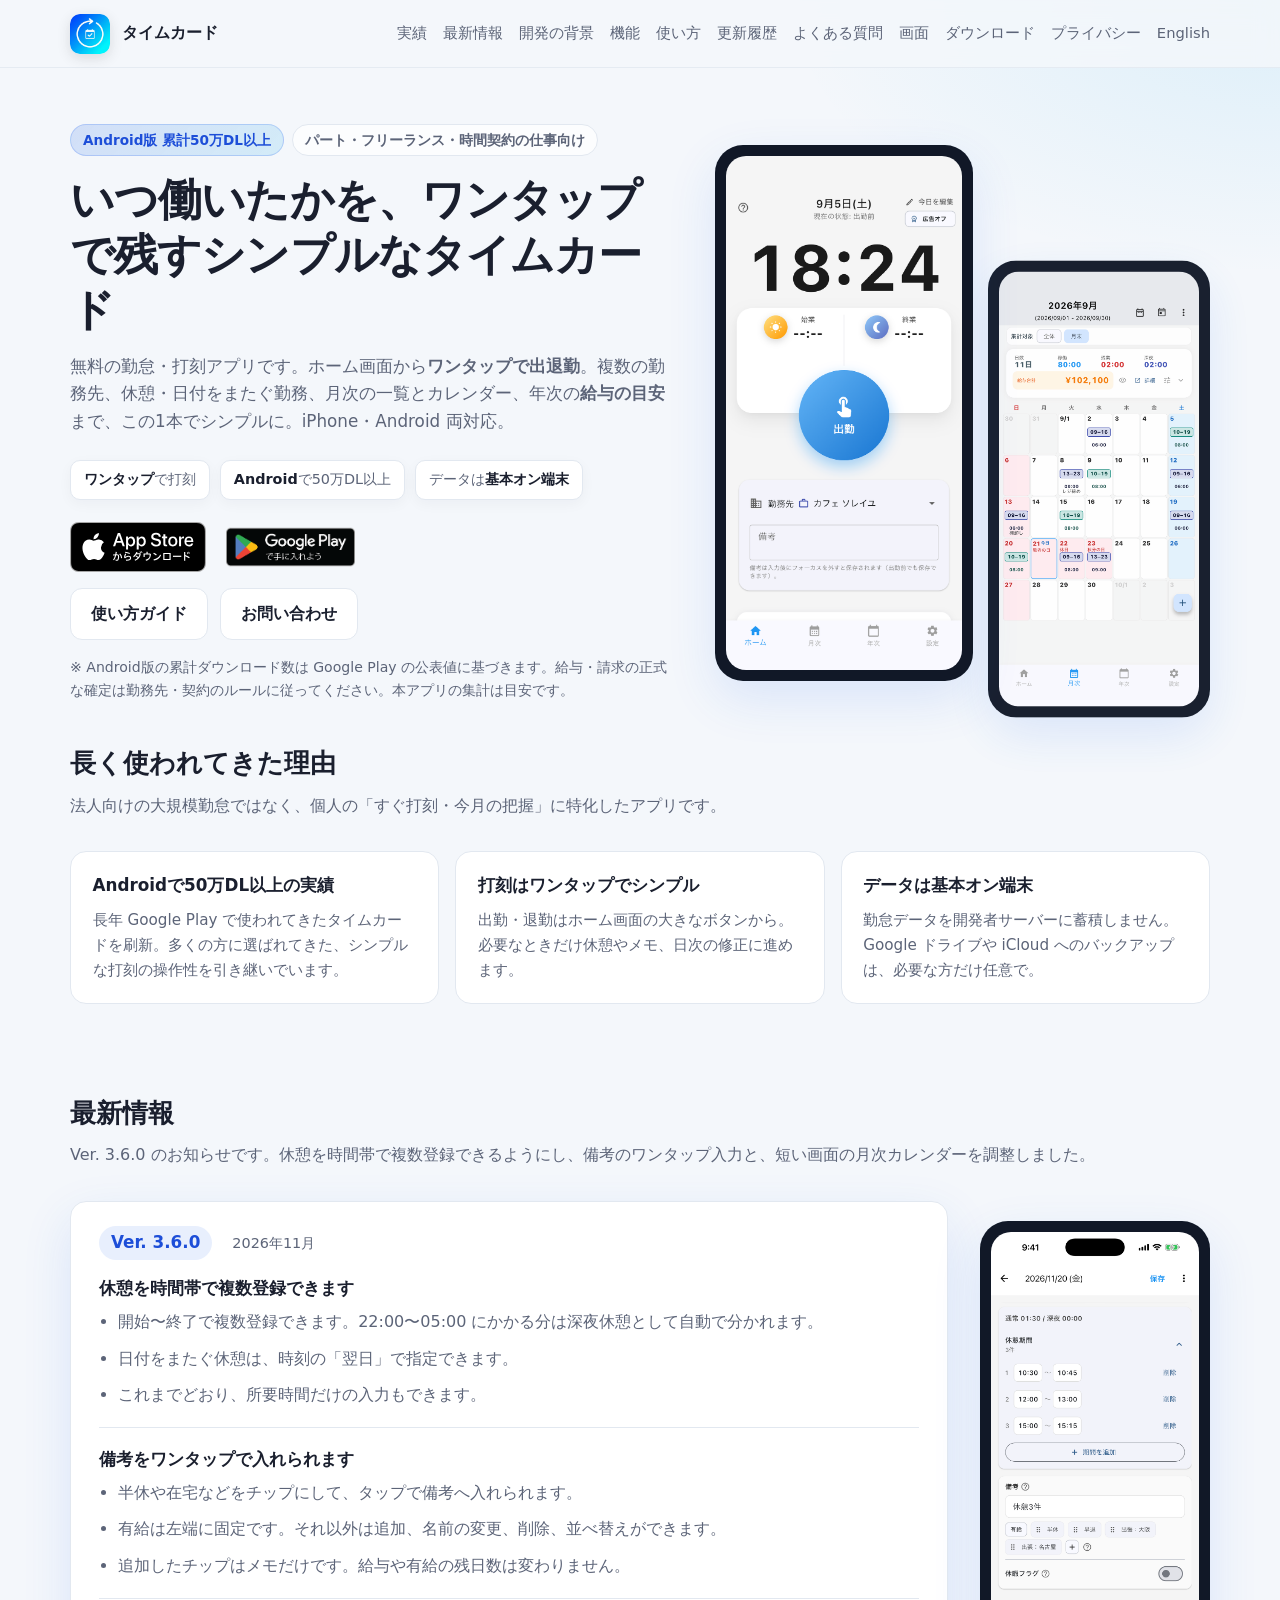
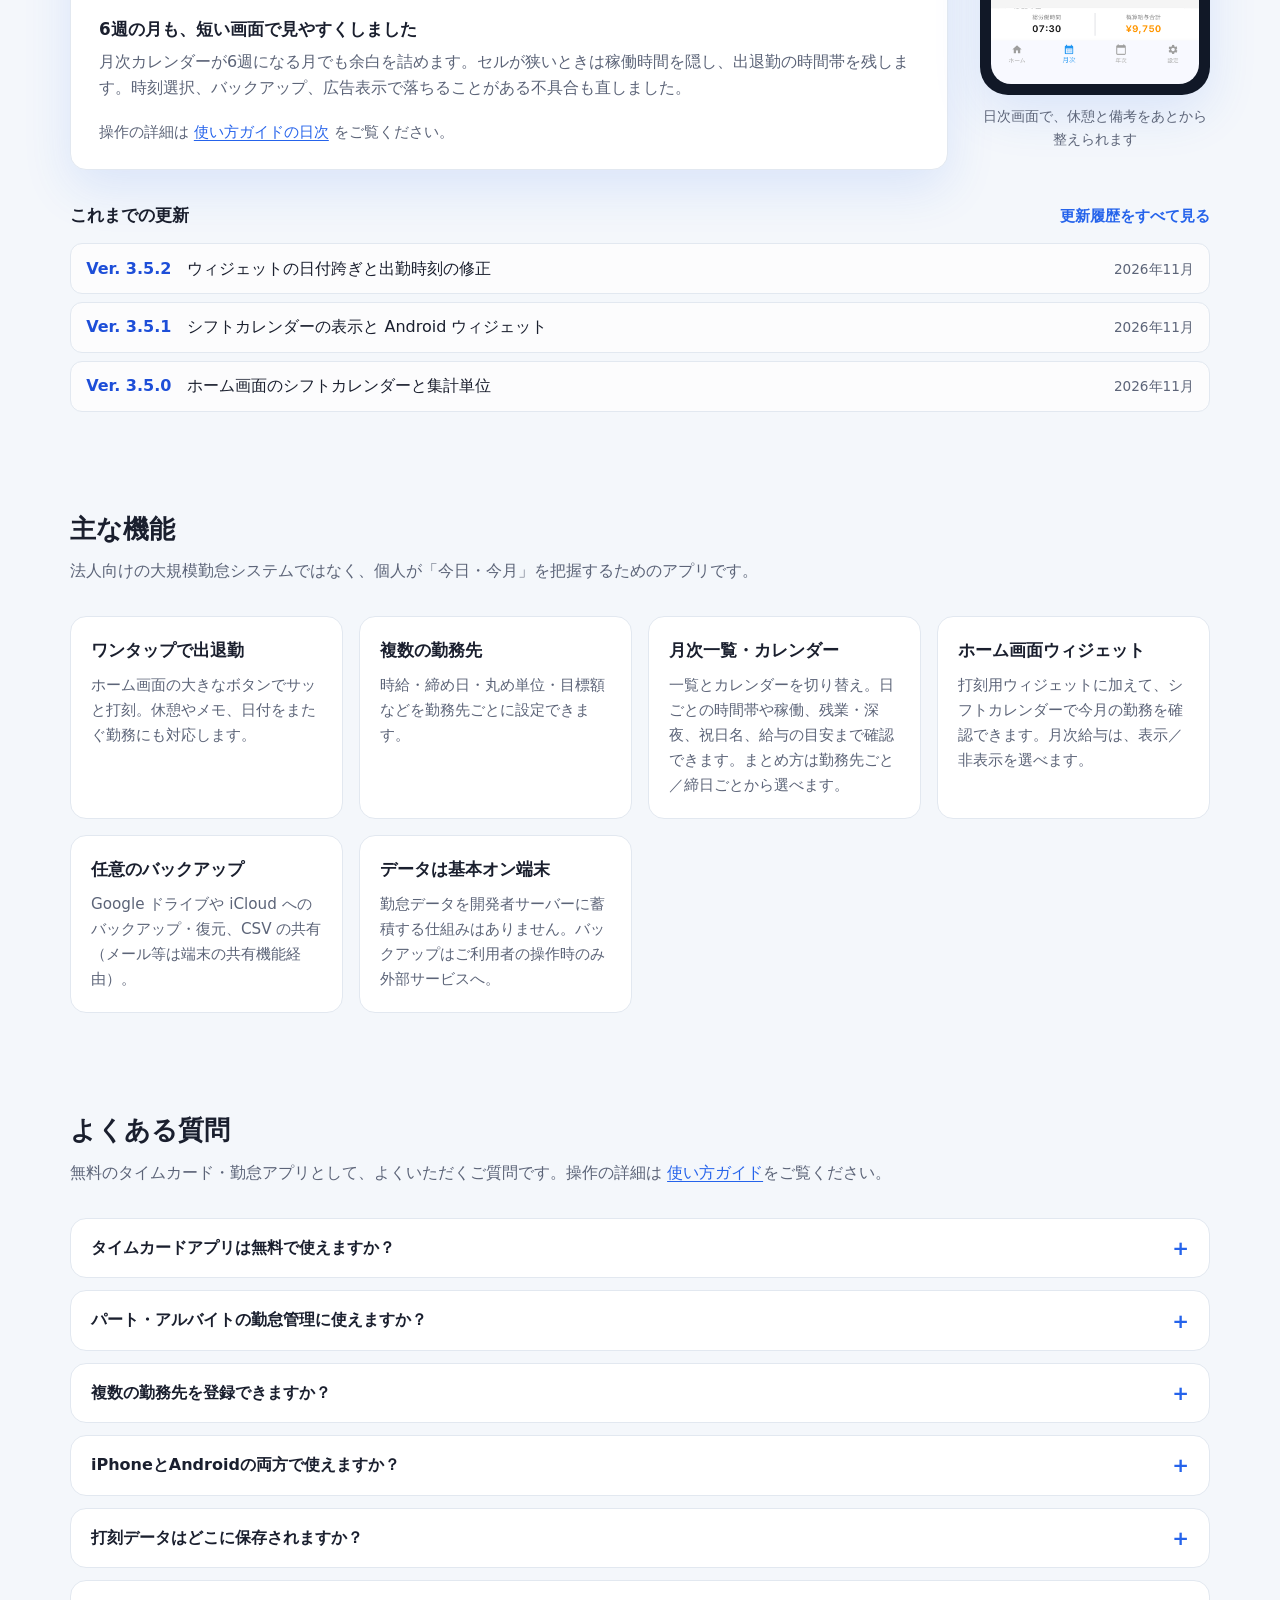
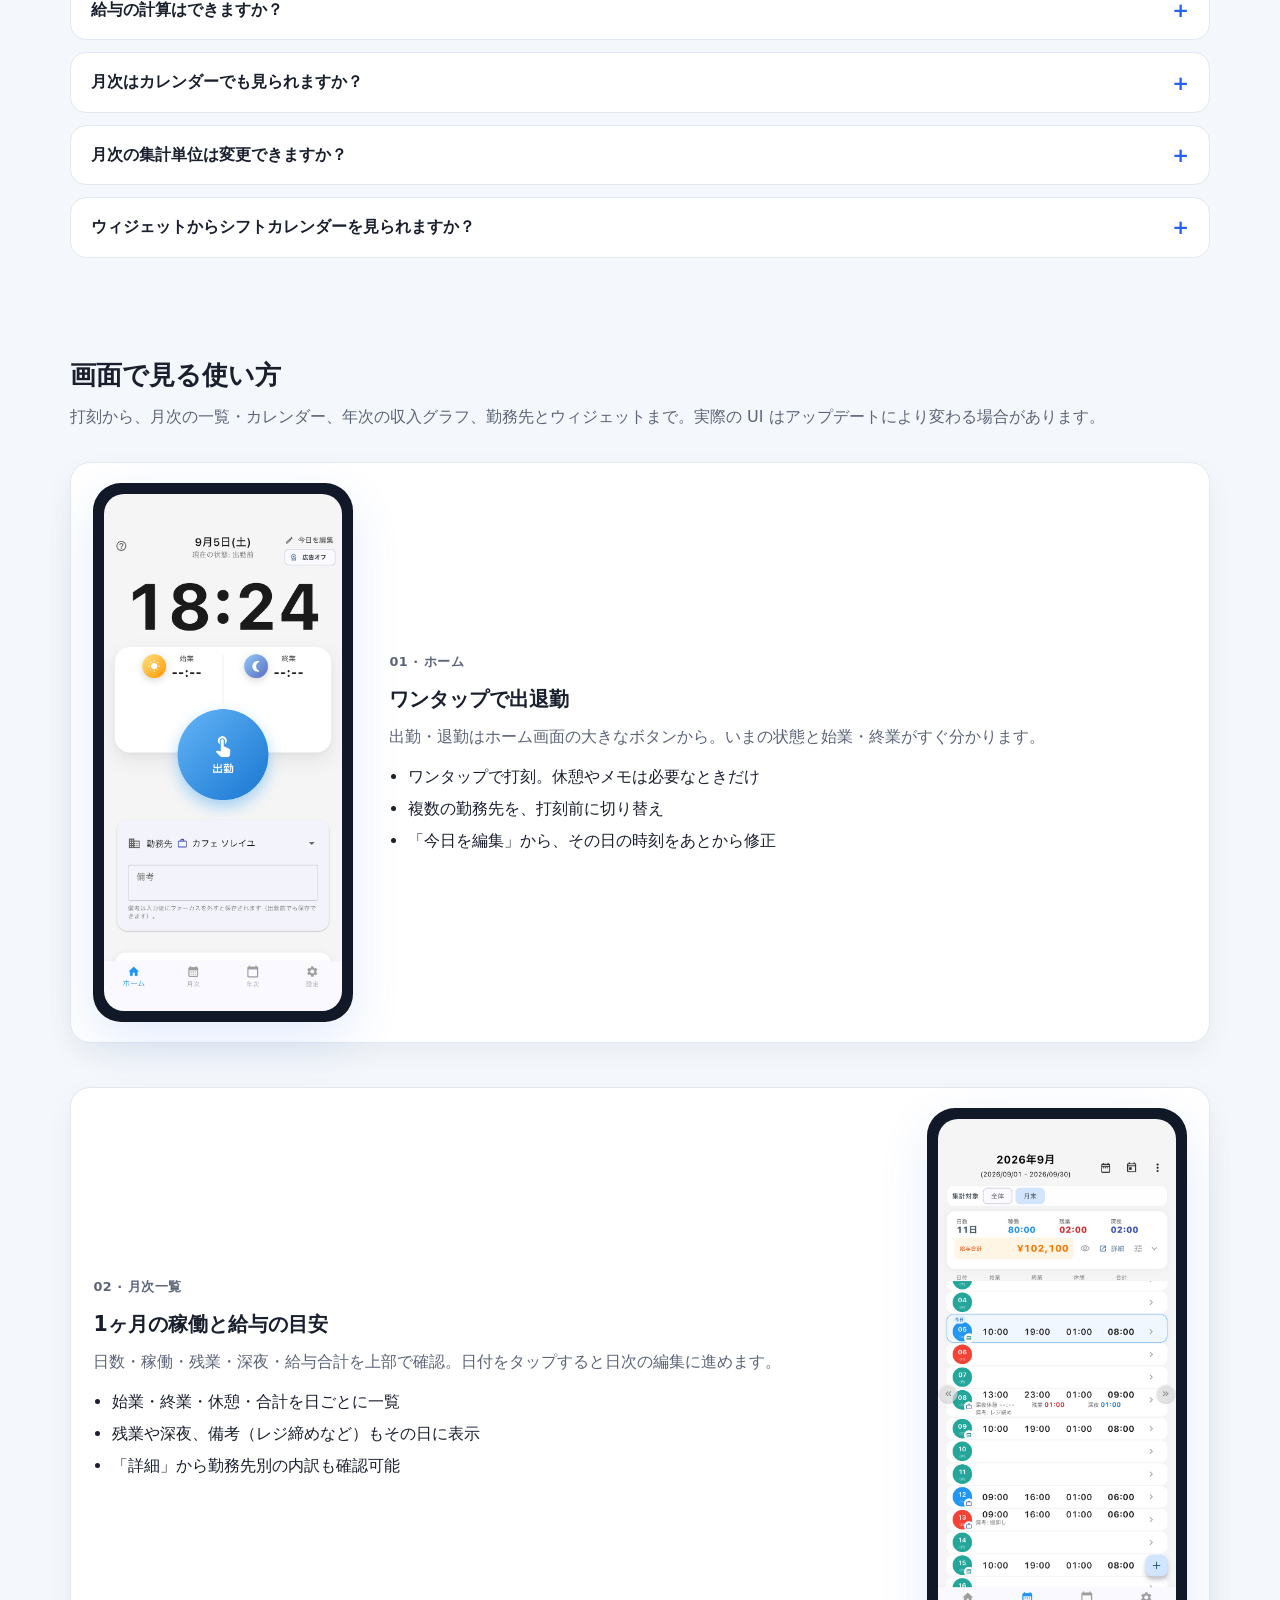
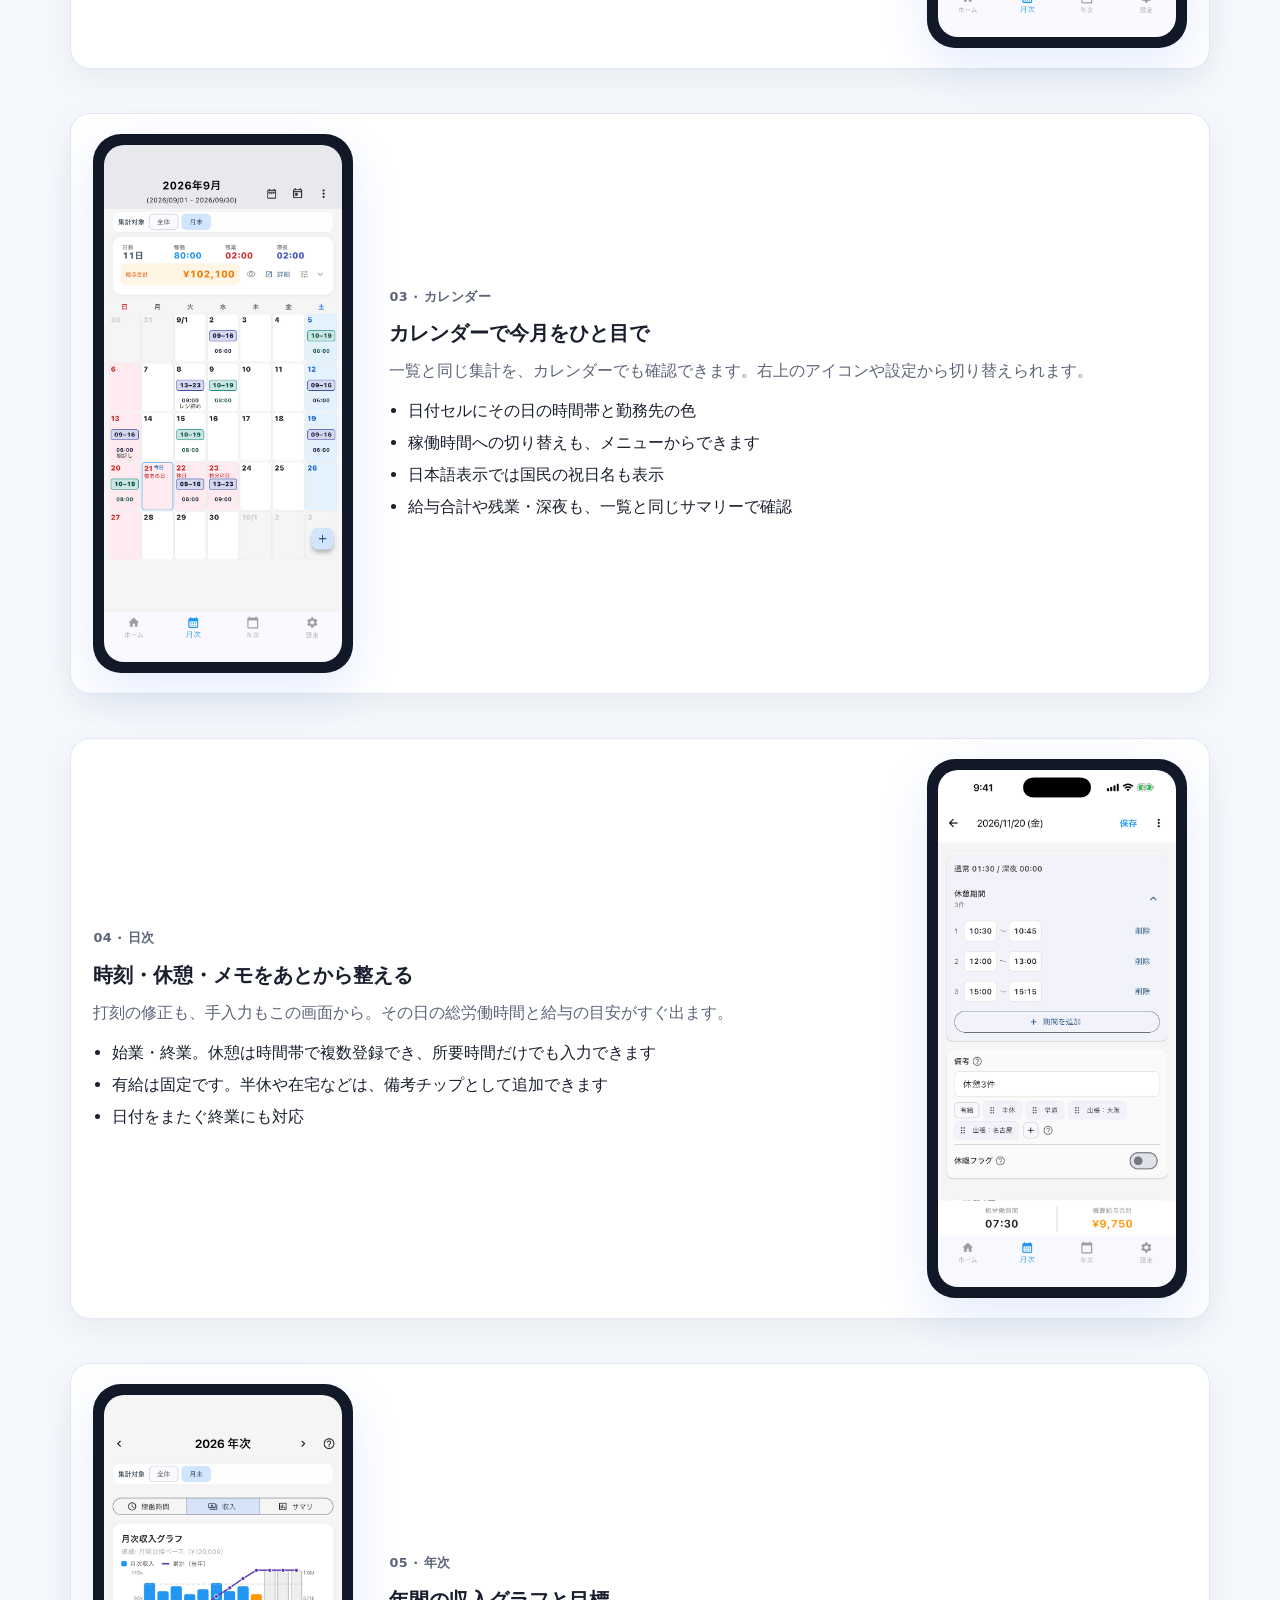
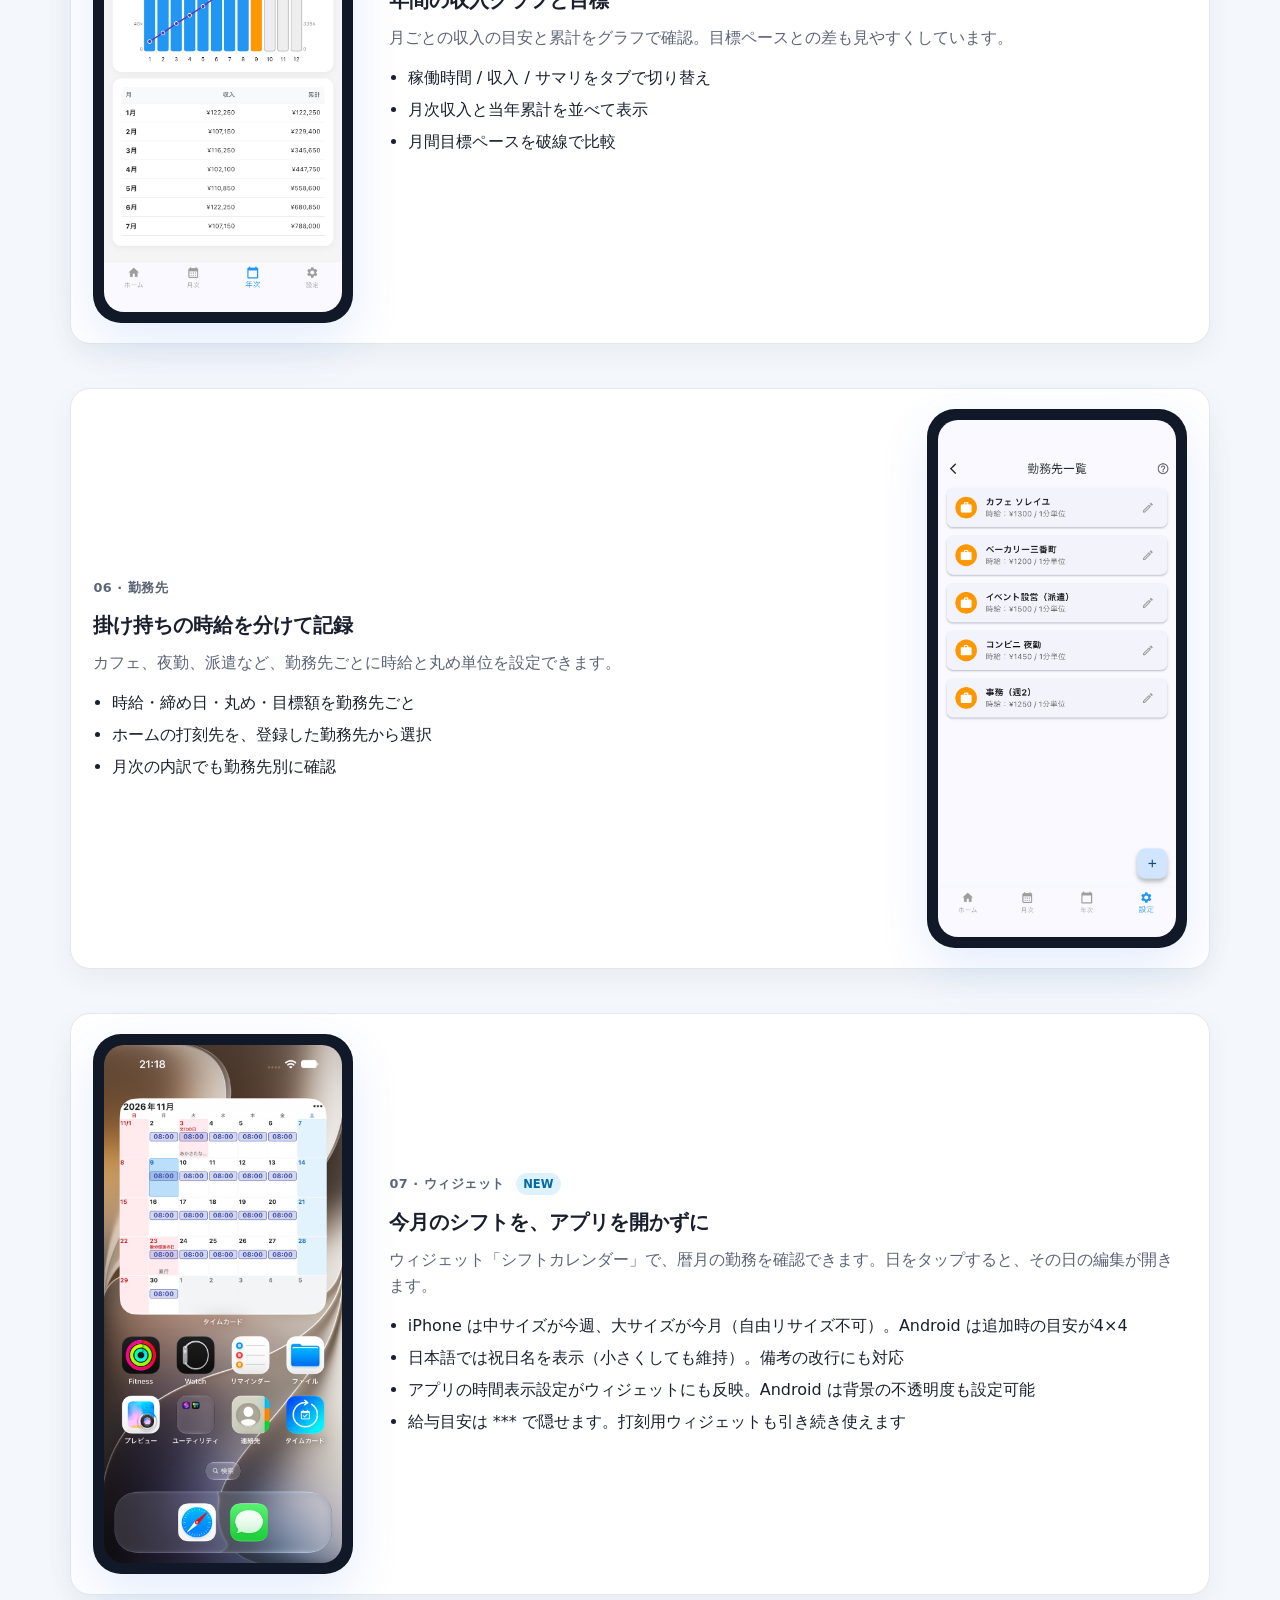
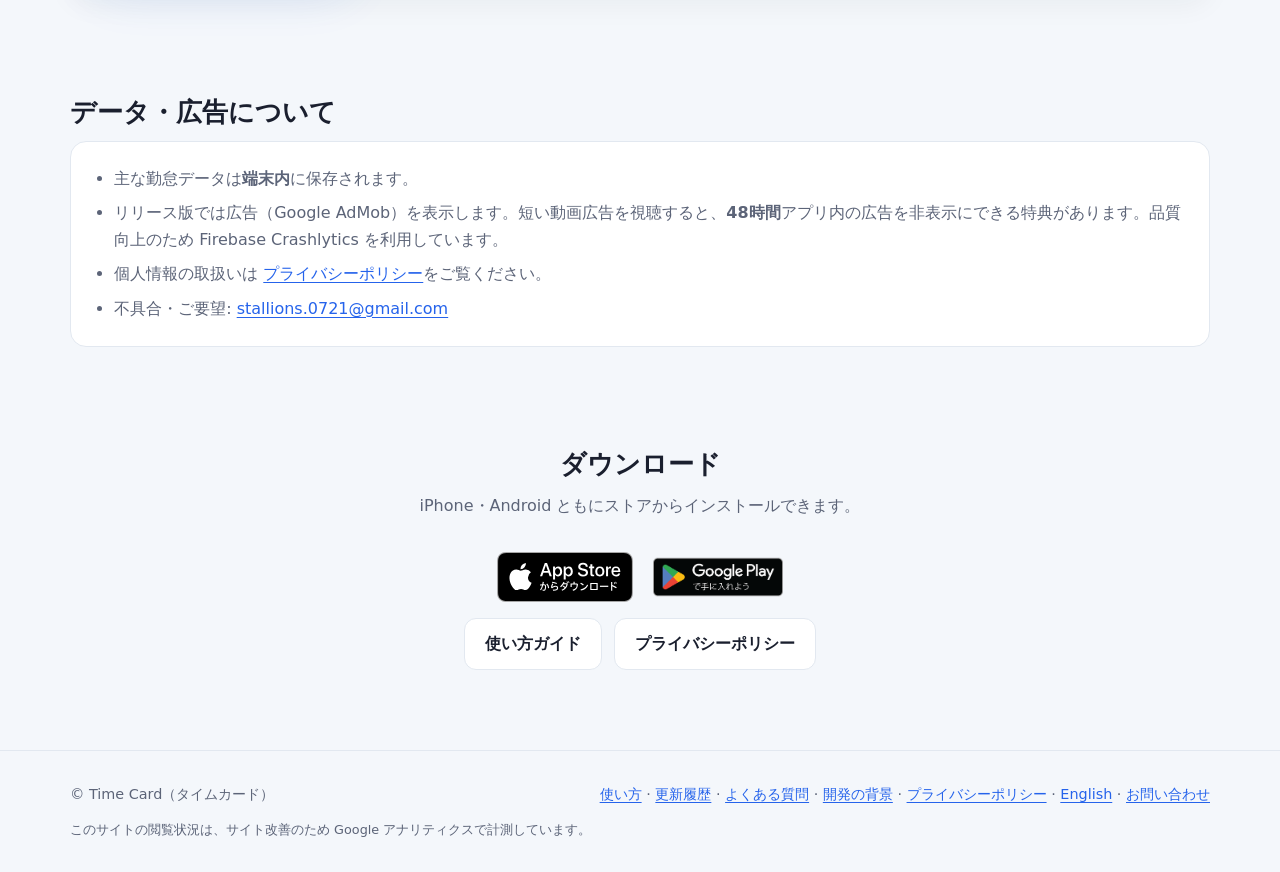
<file: index.html>
<!DOCTYPE html>
<html lang="ja">
  <head>
    <meta charset="UTF-8" />
    <meta name="viewport" content="width=device-width, initial-scale=1" />
    <title>タイムカード — 無料の勤怠・打刻アプリ｜ワンタップ出退勤（iPhone / Android）</title>
    <meta
      name="description"
      content="無料のタイムカード・勤怠アプリ。ワンタップで出退勤、複数勤務先、月次・年次の給与目安に対応。パート・アルバイト・フリーランス向け。Android累計50万DL以上。データは基本オン端末。"
    />
    <meta name="robots" content="index, follow, max-image-preview:large" />
    <meta name="author" content="Time Card" />
    <!-- Google Search Console 確認用: <meta name="google-site-verification" content="..."> -->
    <link
      rel="canonical"
      href="https://stallions0721.github.io/timecard-app-site/"
    />
    <link
      rel="alternate"
      hreflang="ja"
      href="https://stallions0721.github.io/timecard-app-site/"
    />
    <link
      rel="alternate"
      hreflang="en"
      href="https://stallions0721.github.io/timecard-app-site/index-en.html"
    />
    <link
      rel="alternate"
      hreflang="x-default"
      href="https://stallions0721.github.io/timecard-app-site/"
    />
    <link
      rel="sitemap"
      type="application/xml"
      title="Sitemap"
      href="https://stallions0721.github.io/timecard-app-site/sitemap.xml"
    />
    <meta property="og:type" content="website" />
    <meta property="og:site_name" content="タイムカード" />
    <meta property="og:locale" content="ja_JP" />
    <meta property="og:locale:alternate" content="en_US" />
    <meta
      property="og:title"
      content="タイムカード — 無料の勤怠・打刻アプリ｜ワンタップ出退勤"
    />
    <meta
      property="og:description"
      content="ワンタップで出退勤。複数勤務先・給与の目安・ウィジェット対応。パート・アルバイト向け。Android累計50万DL以上。"
    />
    <meta
      property="og:url"
      content="https://stallions0721.github.io/timecard-app-site/"
    />
    <meta
      property="og:image"
      content="https://stallions0721.github.io/timecard-app-site/assets/og-image-ja.png"
    />
    <meta property="og:image:width" content="1200" />
    <meta property="og:image:height" content="630" />
    <meta
      property="og:image:alt"
      content="タイムカード — ワンタップで出退勤。無料の勤怠アプリ（iPhone / Android）"
    />
    <meta name="twitter:card" content="summary_large_image" />
    <meta
      name="twitter:title"
      content="タイムカード — 無料の勤怠・打刻アプリ｜ワンタップ出退勤"
    />
    <meta
      name="twitter:description"
      content="ワンタップで出退勤。パート・アルバイト向け。Android累計50万DL以上。"
    />
    <meta
      name="twitter:image"
      content="https://stallions0721.github.io/timecard-app-site/assets/og-image-ja.png"
    />
    <meta
      name="twitter:image:alt"
      content="タイムカード — ワンタップで出退勤。無料の勤怠アプリ"
    />
    <meta name="theme-color" content="#2563eb" />
    <link rel="icon" type="image/png" href="assets/app-icon.png" />
    <link rel="apple-touch-icon" href="assets/app-icon.png" />
    <link rel="stylesheet" href="styles.css" />
    <script type="application/ld+json">
      {
        "@context": "https://schema.org",
        "@graph": [
          {
            "@type": "WebSite",
            "@id": "https://stallions0721.github.io/timecard-app-site/#website",
            "url": "https://stallions0721.github.io/timecard-app-site/",
            "name": "タイムカード",
            "alternateName": "Time Card",
            "inLanguage": ["ja", "en"],
            "description": "無料のタイムカード・勤怠アプリの公式サイト。ワンタップ打刻、複数勤務先、月次・年次の給与目安。"
          },
          {
            "@type": "SoftwareApplication",
            "@id": "https://stallions0721.github.io/timecard-app-site/#app",
            "name": "タイムカード",
            "alternateName": ["Time Card", "タイムカードアプリ"],
            "description": "ワンタップで出退勤を記録する無料の勤怠アプリ。パート・アルバイト・フリーランス向け。複数勤務先、休憩、日付またぎ勤務、月次・年次の給与目安、ホーム画面ウィジェットに対応。",
            "url": "https://stallions0721.github.io/timecard-app-site/",
            "image": "https://stallions0721.github.io/timecard-app-site/assets/og-image-ja.png",
            "screenshot": "https://stallions0721.github.io/timecard-app-site/assets/screenshots/ja/home.png",
            "applicationCategory": "BusinessApplication",
            "operatingSystem": "Android, iOS",
            "offers": {
              "@type": "Offer",
              "price": "0",
              "priceCurrency": "JPY"
            },
            "installUrl": [
              "https://play.google.com/store/apps/details?id=jp.ne.app.kintai.activity",
              "https://apps.apple.com/jp/app/id6766721474"
            ],
            "author": {
              "@type": "Person",
              "name": "stallions0721",
              "email": "stallions.0721@gmail.com"
            }
          },
          {
            "@type": "FAQPage",
            "mainEntity": [
              {
                "@type": "Question",
                "name": "タイムカードアプリは無料で使えますか？",
                "acceptedAnswer": {
                  "@type": "Answer",
                  "text": "はい。App Store と Google Play から無料でインストールできます。アプリ内に広告が表示されます。短い動画広告を視聴すると、48時間広告を非表示にできます。"
                }
              },
              {
                "@type": "Question",
                "name": "パート・アルバイトの勤怠管理に使えますか？",
                "acceptedAnswer": {
                  "@type": "Answer",
                  "text": "はい。法人向けの大規模勤怠システムではなく、個人が「いつ働いたか」を記録し、今月の稼働と給与の目安を把握するためのアプリです。パート・アルバイト・フリーランス・時間契約の仕事向けです。"
                }
              },
              {
                "@type": "Question",
                "name": "複数の勤務先を登録できますか？",
                "acceptedAnswer": {
                  "@type": "Answer",
                  "text": "はい。勤務先ごとに時給・締め日・丸め単位・目標額を設定できます。ホーム画面で打刻先の勤務先を切り替えられます。"
                }
              },
              {
                "@type": "Question",
                "name": "iPhoneとAndroidの両方で使えますか？",
                "acceptedAnswer": {
                  "@type": "Answer",
                  "text": "はい。iPhone（App Store）と Android（Google Play）の両方に対応しています。Android版は累計50万ダウンロード以上の実績があります。"
                }
              },
              {
                "@type": "Question",
                "name": "打刻データはどこに保存されますか？",
                "acceptedAnswer": {
                  "@type": "Answer",
                  "text": "主な勤怠データは端末内に保存されます。開発者サーバーへ勤怠データを蓄積する仕組みはありません。Google ドライブや iCloud へのバックアップは任意です。"
                }
              },
              {
                "@type": "Question",
                "name": "給与の計算はできますか？",
                "acceptedAnswer": {
                  "@type": "Answer",
                  "text": "勤務先に設定した時給などから給与の目安を表示します。正式な給与・請求の確定は勤務先・契約のルールに従ってください。"
                }
              },
              {
                "@type": "Question",
                "name": "月次はカレンダーでも見られますか？",
                "acceptedAnswer": {
                  "@type": "Answer",
                  "text": "はい。月次タブで一覧とカレンダーを切り替えられます。カレンダーでは始業から終業の時間帯、日本語表示のときの祝日名、給与合計を確認できます。時間帯と稼働時間は切り替えられます。"
                }
              },
              {
                "@type": "Question",
                "name": "月次の集計単位は変更できますか？",
                "acceptedAnswer": {
                  "@type": "Answer",
                  "text": "はい。Ver. 3.5.0 以降、設定のアプリの基本設定にある集計対象で、締日ごとと勤務先ごとを切り替えられます。締日ごとは同じ締め日の勤務先をまとめて集計します。勤務先ごとは、選んだ勤務先の締め日で期間を区切ります。勤務先が1件のときは切り替えは出ません。年次も同じ単位です。"
                }
              },
              {
                "@type": "Question",
                "name": "ウィジェットからシフトカレンダーを見られますか？",
                "acceptedAnswer": {
                  "@type": "Answer",
                  "text": "はい。Ver. 3.5.0 以降、ホーム画面にウィジェット「シフトカレンダー」を追加すると、アプリを開かなくてもシフトを確認できます。iPhone は中サイズが今週、大サイズが今月です（自由な縦リサイズはできません）。Android は今月で、追加時の目安は4×4です。小さくすると補助の時間表示などを省略しますが、祝日名と備考は表示します。日をタップすると、その日が開きます。Ver. 3.5.1 では表示の揃えと Android の不透明度設定などに対応しています。"
                }
              }
            ]
          }
        ]
      }
    </script>
  </head>
  <body>
    <header class="site-header">
      <div class="container inner">
        <a class="brand" href="#top">
          <img src="assets/app-icon.png" width="40" height="40" alt="" />
          <span>タイムカード</span>
        </a>
        <nav class="nav" aria-label="ページ内リンク">
          <a href="#trust">実績</a>
          <a href="#whats-new">最新情報</a>
          <a href="https://stallions0721.blogspot.com/2026/05/2013flutterko.html" rel="noopener noreferrer">開発の背景</a>
          <a href="#features">機能</a>
          <a href="help.html">使い方</a>
          <a href="changelog.html">更新履歴</a>
          <a href="#faq">よくある質問</a>
          <a href="#screenshots">画面</a>
          <a href="#download">ダウンロード</a>
          <a href="privacy.html">プライバシー</a>
          <a href="index-en.html" hreflang="en" class="lang-link">English</a>
        </nav>
      </div>
    </header>

    <main id="top">
      <section class="hero">
        <div class="container hero-grid">
          <div>
            <div class="hero-badges">
              <p class="badge badge--trust">Android版 累計50万DL以上</p>
              <p class="badge badge--audience">
                パート・フリーランス・時間契約の仕事向け
              </p>
            </div>
            <h1>いつ働いたかを、ワンタップで残すシンプルなタイムカード</h1>
            <p class="lead">
              無料の勤怠・打刻アプリです。ホーム画面から<strong>ワンタップで出退勤</strong>。複数の勤務先、休憩・日付をまたぐ勤務、月次の一覧とカレンダー、年次の<strong>給与の目安</strong>まで、この1本でシンプルに。iPhone・Android 両対応。
            </p>
            <ul class="hero-highlights" aria-label="アプリの特徴">
              <li><strong>ワンタップ</strong>で打刻</li>
              <li><strong>Android</strong>で50万DL以上</li>
              <li>データは<strong>基本オン端末</strong></li>
            </ul>
            <div class="store-badges" aria-label="アプリのダウンロード">
              <a
                class="store-badge store-badge--apple"
                href="https://apps.apple.com/jp/app/id6766721474"
                rel="noopener noreferrer"
              >
                <img
                  src="assets/badges/app-store-ja.svg"
                  width="150"
                  height="50"
                  alt="App Storeからダウンロード"
                />
              </a>
              <a
                class="store-badge store-badge--play"
                href="https://play.google.com/store/apps/details?id=jp.ne.app.kintai.activity"
                rel="noopener noreferrer"
              >
                <img
                  src="assets/badges/google-play-ja.png"
                  width="129"
                  height="50"
                  alt="Google Play で手に入れよう"
                />
              </a>
            </div>
            <div class="cta-row">
              <a class="btn btn-secondary" href="help.html">使い方ガイド</a>
              <a class="btn btn-secondary" href="mailto:stallions.0721@gmail.com">
                お問い合わせ
              </a>
            </div>
            <p class="meta-note">
              ※ Android版の累計ダウンロード数は Google Play の公表値に基づきます。給与・請求の正式な確定は勤務先・契約のルールに従ってください。本アプリの集計は目安です。
            </p>
          </div>
          <div class="hero-phones">
            <figure class="phone-frame phone-main">
              <img
                src="assets/screenshots/ja/home.png"
                width="390"
                height="847"
                alt="ホーム画面：大きな出勤ボタンでワンタップ打刻"
              />
            </figure>
            <figure class="phone-frame phone-side">
              <img
                src="assets/screenshots/ja/month-calendar.png"
                width="336"
                height="730"
                alt="月次カレンダー：日ごとの時間帯と給与合計"
              />
            </figure>
          </div>
        </div>
      </section>

      <section id="trust" class="trust">
        <div class="container">
          <h2 class="section-title">長く使われてきた理由</h2>
          <p class="section-lead">
            法人向けの大規模勤怠ではなく、個人の「すぐ打刻・今月の把握」に特化したアプリです。
          </p>
          <div class="trust-grid">
            <article class="trust-card">
              <h3>Androidで50万DL以上の実績</h3>
              <p>
                長年 Google Play で使われてきたタイムカードを刷新。多くの方に選ばれてきた、シンプルな打刻の操作性を引き継いでいます。
              </p>
            </article>
            <article class="trust-card">
              <h3>打刻はワンタップでシンプル</h3>
              <p>
                出勤・退勤はホーム画面の大きなボタンから。必要なときだけ休憩やメモ、日次の修正に進めます。
              </p>
            </article>
            <article class="trust-card">
              <h3>データは基本オン端末</h3>
              <p>
                勤怠データを開発者サーバーに蓄積しません。Google ドライブや iCloud へのバックアップは、必要な方だけ任意で。
              </p>
            </article>
          </div>
        </div>
      </section>

      <section id="whats-new">
        <div class="container">
          <h2 class="section-title">最新情報</h2>
          <p class="section-lead">
            Ver. 3.6.0 のお知らせです。休憩を時間帯で複数登録できるようにし、備考のワンタップ入力と、短い画面の月次カレンダーを調整しました。
          </p>
          <div class="whats-new-grid">
            <article class="whats-new-card">
              <header class="whats-new-header">
                <span class="whats-new-version">Ver. 3.6.0</span>
                <span class="whats-new-date">2026年11月</span>
              </header>
              <div class="whats-new-point">
                <h3>休憩を時間帯で複数登録できます</h3>
                <ul class="whats-new-list">
                  <li>開始〜終了で複数登録できます。22:00〜05:00 にかかる分は深夜休憩として自動で分かれます。</li>
                  <li>日付をまたぐ休憩は、時刻の「翌日」で指定できます。</li>
                  <li>これまでどおり、所要時間だけの入力もできます。</li>
                </ul>
              </div>
              <div class="whats-new-point">
                <h3>備考をワンタップで入れられます</h3>
                <ul class="whats-new-list">
                  <li>半休や在宅などをチップにして、タップで備考へ入れられます。</li>
                  <li>有給は左端に固定です。それ以外は追加、名前の変更、削除、並べ替えができます。</li>
                  <li>追加したチップはメモだけです。給与や有給の残日数は変わりません。</li>
                </ul>
              </div>
              <div class="whats-new-point">
                <h3>6週の月も、短い画面で見やすくしました</h3>
                <p>
                  月次カレンダーが6週になる月でも余白を詰めます。セルが狭いときは稼働時間を隠し、出退勤の時間帯を残します。時刻選択、バックアップ、広告表示で落ちることがある不具合も直しました。
                </p>
              </div>
              <p class="whats-new-more">
                操作の詳細は
                <a href="help.html#daily">使い方ガイドの日次</a>
                をご覧ください。
              </p>
            </article>
            <figure class="whats-new-shot">
              <div class="phone-frame">
                <img
                  src="assets/screenshots/ja/daily.png"
                  width="230"
                  height="500"
                  alt="日次編集。休憩期間と備考チップ"
                  loading="lazy"
                />
              </div>
              <figcaption>日次画面で、休憩と備考をあとから整えられます</figcaption>
            </figure>
          </div>

          <div class="whats-new-history">
            <div class="whats-new-history-head">
              <h3 class="whats-new-history-title">これまでの更新</h3>
              <a class="whats-new-history-all" href="changelog.html">更新履歴をすべて見る</a>
            </div>
            <ul class="changelog-teasers">
              <li>
                <a href="changelog.html#v3-5-2">
                  <span class="changelog-teaser-version">Ver. 3.5.2</span>
                  <span class="changelog-teaser-text">ウィジェットの日付跨ぎと出勤時刻の修正</span>
                  <time datetime="2026-11">2026年11月</time>
                </a>
              </li>
              <li>
                <a href="changelog.html#v3-5-1">
                  <span class="changelog-teaser-version">Ver. 3.5.1</span>
                  <span class="changelog-teaser-text">シフトカレンダーの表示と Android ウィジェット</span>
                  <time datetime="2026-11">2026年11月</time>
                </a>
              </li>
              <li>
                <a href="changelog.html#v3-5-0">
                  <span class="changelog-teaser-version">Ver. 3.5.0</span>
                  <span class="changelog-teaser-text">ホーム画面のシフトカレンダーと集計単位</span>
                  <time datetime="2026-11">2026年11月</time>
                </a>
              </li>
            </ul>
          </div>
        </div>
      </section>

      <section id="features">
        <div class="container">
          <h2 class="section-title">主な機能</h2>
          <p class="section-lead">
            法人向けの大規模勤怠システムではなく、個人が「今日・今月」を把握するためのアプリです。
          </p>
          <div class="features">
            <article class="feature">
              <h3>ワンタップで出退勤</h3>
              <p>
                ホーム画面の大きなボタンでサッと打刻。休憩やメモ、日付をまたぐ勤務にも対応します。
              </p>
            </article>
            <article class="feature">
              <h3>複数の勤務先</h3>
              <p>
                時給・締め日・丸め単位・目標額などを勤務先ごとに設定できます。
              </p>
            </article>
            <article class="feature">
              <h3>月次一覧・カレンダー</h3>
              <p>
                一覧とカレンダーを切り替え。日ごとの時間帯や稼働、残業・深夜、祝日名、給与の目安まで確認できます。まとめ方は勤務先ごと／締日ごとから選べます。
              </p>
            </article>
            <article class="feature">
              <h3>ホーム画面ウィジェット</h3>
              <p>
                打刻用ウィジェットに加えて、シフトカレンダーで今月の勤務を確認できます。月次給与は、表示／非表示を選べます。
              </p>
            </article>
            <article class="feature">
              <h3>任意のバックアップ</h3>
              <p>
                Google ドライブや iCloud へのバックアップ・復元、CSV の共有（メール等は端末の共有機能経由）。
              </p>
            </article>
            <article class="feature">
              <h3>データは基本オン端末</h3>
              <p>
                勤怠データを開発者サーバーに蓄積する仕組みはありません。バックアップはご利用者の操作時のみ外部サービスへ。
              </p>
            </article>
          </div>
        </div>
      </section>

      <section id="faq">
        <div class="container">
          <h2 class="section-title">よくある質問</h2>
          <p class="section-lead">
            無料のタイムカード・勤怠アプリとして、よくいただくご質問です。操作の詳細は
            <a href="help.html">使い方ガイド</a>をご覧ください。
          </p>
          <div class="faq-list">
            <details class="faq-item">
              <summary>タイムカードアプリは無料で使えますか？</summary>
              <p>
                はい。App Store と Google Play から無料でインストールできます。アプリ内に広告が表示されます。短い動画広告を視聴すると、<strong>48時間</strong>広告を非表示にできます。
              </p>
            </details>
            <details class="faq-item">
              <summary>パート・アルバイトの勤怠管理に使えますか？</summary>
              <p>
                はい。法人向けの大規模勤怠システムではなく、個人が「いつ働いたか」を記録し、今月の稼働と給与の目安を把握するためのアプリです。パート・アルバイト・フリーランス・時間契約の仕事向けです。
              </p>
            </details>
            <details class="faq-item">
              <summary>複数の勤務先を登録できますか？</summary>
              <p>
                はい。勤務先ごとに時給・締め日・丸め単位・目標額を設定できます。ホーム画面で打刻先の勤務先を切り替えられます。
              </p>
            </details>
            <details class="faq-item">
              <summary>iPhoneとAndroidの両方で使えますか？</summary>
              <p>
                はい。iPhone（App Store）と Android（Google Play）の両方に対応しています。Android版は累計50万ダウンロード以上の実績があります。
              </p>
            </details>
            <details class="faq-item">
              <summary>打刻データはどこに保存されますか？</summary>
              <p>
                主な勤怠データは<strong>端末内</strong>に保存されます。開発者サーバーへ勤怠データを蓄積する仕組みはありません。Google ドライブや iCloud へのバックアップは任意です。
              </p>
            </details>
            <details class="faq-item">
              <summary>給与の計算はできますか？</summary>
              <p>
                勤務先に設定した時給などから<strong>給与の目安</strong>を表示します。正式な給与・請求の確定は勤務先・契約のルールに従ってください。
              </p>
            </details>
            <details class="faq-item">
              <summary>月次はカレンダーでも見られますか？</summary>
              <p>
                はい。月次タブで<strong>一覧</strong>と<strong>カレンダー</strong>を切り替えられます。カレンダーでは始業から終業の時間帯、日本語表示のときの祝日名、給与合計を確認できます。時間帯と稼働時間は切り替えられます。
              </p>
            </details>
            <details class="faq-item">
              <summary>月次の集計単位は変更できますか？</summary>
              <p>
                はい。Ver. 3.5.0 以降、<strong>設定</strong> → <strong>アプリの基本設定</strong>の「集計対象」で、<strong>締日ごと</strong>と<strong>勤務先ごと</strong>を切り替えられます。締日ごとは同じ締め日の勤務先をまとめて集計します。勤務先ごとは、選んだ勤務先の締め日で期間を区切ります。勤務先が1件のときは切り替えは出ません。年次も同じ単位です。
              </p>
            </details>
            <details class="faq-item">
              <summary>ウィジェットからシフトカレンダーを見られますか？</summary>
              <p>
                はい。Ver. 3.5.0 以降、ホーム画面にウィジェット<strong>「シフトカレンダー」</strong>を追加すると、アプリを開かなくてもシフトを確認できます。iPhone は中サイズが今週、大サイズが今月です（自由な縦リサイズはできません）。Android は今月で、追加時の目安は<strong>4×4</strong>です。小さくすると補助の時間表示などを省略しますが、<strong>祝日名と備考は表示</strong>します。日をタップすると、その日が開きます。Ver. 3.5.1 では表示の揃えと、Android の背景不透明度設定などに対応しています。
              </p>
            </details>
          </div>
        </div>
      </section>

      <section id="screenshots">
        <div class="container">
          <h2 class="section-title">画面で見る使い方</h2>
          <p class="section-lead">
            打刻から、月次の一覧・カレンダー、年次の収入グラフ、勤務先とウィジェットまで。実際の UI はアップデートにより変わる場合があります。
          </p>
          <div class="feature-stories">
            <article class="story">
              <figure class="phone-frame">
                <img
                  src="assets/screenshots/ja/home.png"
                  alt="ホーム画面。出勤前の状態と大きな出勤ボタン"
                  loading="lazy"
                  width="390"
                  height="847"
                />
              </figure>
              <div class="story-copy">
                <p class="story-kicker">01 · ホーム</p>
                <h3>ワンタップで出退勤</h3>
                <p>
                  出勤・退勤はホーム画面の大きなボタンから。いまの状態と始業・終業がすぐ分かります。
                </p>
                <ul>
                  <li>ワンタップで打刻。休憩やメモは必要なときだけ</li>
                  <li>複数の勤務先を、打刻前に切り替え</li>
                  <li>「今日を編集」から、その日の時刻をあとから修正</li>
                </ul>
              </div>
            </article>

            <article class="story story--flip">
              <figure class="phone-frame">
                <img
                  src="assets/screenshots/ja/month-list.png"
                  alt="月次一覧。稼働80時間、残業2時間、給与合計10万2100円"
                  loading="lazy"
                  width="390"
                  height="847"
                />
              </figure>
              <div class="story-copy">
                <p class="story-kicker">02 · 月次一覧</p>
                <h3>1ヶ月の稼働と給与の目安</h3>
                <p>
                  日数・稼働・残業・深夜・給与合計を上部で確認。日付をタップすると日次の編集に進めます。
                </p>
                <ul>
                  <li>始業・終業・休憩・合計を日ごとに一覧</li>
                  <li>残業や深夜、備考（レジ締めなど）もその日に表示</li>
                  <li>「詳細」から勤務先別の内訳も確認可能</li>
                </ul>
              </div>
            </article>

            <article class="story">
              <figure class="phone-frame">
                <img
                  src="assets/screenshots/ja/month-calendar.png"
                  alt="月次カレンダー。日付ごとの時間帯、祝日、給与合計"
                  loading="lazy"
                  width="390"
                  height="847"
                />
              </figure>
              <div class="story-copy">
                <p class="story-kicker">03 · カレンダー</p>
                <h3>カレンダーで今月をひと目で</h3>
                <p>
                  一覧と同じ集計を、カレンダーでも確認できます。右上のアイコンや設定から切り替えられます。
                </p>
                <ul>
                  <li>日付セルにその日の時間帯と勤務先の色</li>
                  <li>稼働時間への切り替えも、メニューからできます</li>
                  <li>日本語表示では国民の祝日名も表示</li>
                  <li>給与合計や残業・深夜も、一覧と同じサマリーで確認</li>
                </ul>
              </div>
            </article>

            <article class="story story--flip">
              <figure class="phone-frame">
                <img
                  src="assets/screenshots/ja/daily.png"
                  alt="日次編集。休憩期間と備考チップ、総労働7時間30分、概算給与9750円"
                  loading="lazy"
                  width="390"
                  height="847"
                />
              </figure>
              <div class="story-copy">
                <p class="story-kicker">04 · 日次</p>
                <h3>時刻・休憩・メモをあとから整える</h3>
                <p>
                  打刻の修正も、手入力もこの画面から。その日の総労働時間と給与の目安がすぐ出ます。
                </p>
                <ul>
                  <li>始業・終業。休憩は時間帯で複数登録でき、所要時間だけでも入力できます</li>
                  <li>有給は固定です。半休や在宅などは、備考チップとして追加できます</li>
                  <li>日付をまたぐ終業にも対応</li>
                </ul>
              </div>
            </article>

            <article class="story">
              <figure class="phone-frame">
                <img
                  src="assets/screenshots/ja/year.png"
                  alt="年次の月次収入グラフ。月ごとの収入と当年累計"
                  loading="lazy"
                  width="390"
                  height="847"
                />
              </figure>
              <div class="story-copy">
                <p class="story-kicker">05 · 年次</p>
                <h3>年間の収入グラフと目標</h3>
                <p>
                  月ごとの収入の目安と累計をグラフで確認。目標ペースとの差も見やすくしています。
                </p>
                <ul>
                  <li>稼働時間 / 収入 / サマリをタブで切り替え</li>
                  <li>月次収入と当年累計を並べて表示</li>
                  <li>月間目標ペースを破線で比較</li>
                </ul>
              </div>
            </article>

            <article class="story story--flip">
              <figure class="phone-frame">
                <img
                  src="assets/screenshots/ja/workplace-list.png"
                  alt="勤務先一覧。カフェ、ベーカリー、派遣、夜勤など複数登録"
                  loading="lazy"
                  width="390"
                  height="847"
                />
              </figure>
              <div class="story-copy">
                <p class="story-kicker">06 · 勤務先</p>
                <h3>掛け持ちの時給を分けて記録</h3>
                <p>
                  カフェ、夜勤、派遣など、勤務先ごとに時給と丸め単位を設定できます。
                </p>
                <ul>
                  <li>時給・締め日・丸め・目標額を勤務先ごと</li>
                  <li>ホームの打刻先を、登録した勤務先から選択</li>
                  <li>月次の内訳でも勤務先別に確認</li>
                </ul>
              </div>
            </article>

            <article class="story">
              <figure class="phone-frame">
                <img
                  src="assets/screenshots/ja/shift-calendar.png"
                  alt="ホーム画面のシフトカレンダー。2026年10月の時間帯と稼働時間。給与は非表示"
                  loading="lazy"
                  width="390"
                  height="848"
                />
              </figure>
              <div class="story-copy">
                <p class="story-kicker">07 · ウィジェット <span class="story-new">NEW</span></p>
                <h3>今月のシフトを、アプリを開かずに</h3>
                <p>
                  ウィジェット「シフトカレンダー」で、暦月の勤務を確認できます。日をタップすると、その日の編集が開きます。
                </p>
                <ul>
                  <li>iPhone は中サイズが今週、大サイズが今月（自由リサイズ不可）。Android は追加時の目安が4×4</li>
                  <li>日本語では祝日名を表示（小さくしても維持）。備考の改行にも対応</li>
                  <li>アプリの時間表示設定がウィジェットにも反映。Android は背景の不透明度も設定可能</li>
                  <li>給与目安は *** で隠せます。打刻用ウィジェットも引き続き使えます</li>
                </ul>
              </div>
            </article>
          </div>
        </div>
      </section>

      <section id="data">
        <div class="container">
          <h2 class="section-title">データ・広告について</h2>
          <div class="info-panel">
            <ul>
              <li>
                主な勤怠データは<strong>端末内</strong>に保存されます。
              </li>
              <li>
                リリース版では広告（Google AdMob）を表示します。短い動画広告を視聴すると、<strong>48時間</strong>アプリ内の広告を非表示にできる特典があります。品質向上のため Firebase
                Crashlytics を利用しています。
              </li>
              <li>
                個人情報の取扱いは
                <a href="privacy.html">プライバシーポリシー</a>をご覧ください。
              </li>
              <li>
                不具合・ご要望:
                <a href="mailto:stallions.0721@gmail.com">stallions.0721@gmail.com</a>
              </li>
            </ul>
          </div>
        </div>
      </section>

      <section id="download" class="download">
        <div class="container">
          <h2 class="section-title">ダウンロード</h2>
          <p class="section-lead">
            iPhone・Android ともにストアからインストールできます。
          </p>
          <div class="store-badges store-badges--center" aria-label="アプリのダウンロード">
            <a
              class="store-badge store-badge--apple"
              href="https://apps.apple.com/jp/app/id6766721474"
              rel="noopener noreferrer"
            >
              <img
                src="assets/badges/app-store-ja.svg"
                width="150"
                height="50"
                alt="App Storeからダウンロード"
              />
            </a>
            <a
              class="store-badge store-badge--play"
              href="https://play.google.com/store/apps/details?id=jp.ne.app.kintai.activity"
              rel="noopener noreferrer"
            >
              <img
                src="assets/badges/google-play-ja.png"
                width="129"
                height="50"
                alt="Google Play で手に入れよう"
              />
            </a>
          </div>
          <div class="cta-row cta-row--center">
            <a class="btn btn-secondary" href="help.html">使い方ガイド</a>
            <a class="btn btn-secondary" href="privacy.html">プライバシーポリシー</a>
          </div>
        </div>
      </section>
    </main>

    <footer class="site-footer">
      <div class="container inner">
        <span>© Time Card（タイムカード）</span>
        <span>
          <a href="help.html">使い方</a>
          ·
          <a href="changelog.html">更新履歴</a>
          ·
          <a href="#faq">よくある質問</a>
          ·
          <a href="https://stallions0721.blogspot.com/2026/05/2013flutterko.html" rel="noopener noreferrer">開発の背景</a>
          ·
          <a href="privacy.html">プライバシーポリシー</a>
          ·
          <a href="index-en.html" hreflang="en">English</a>
          ·
          <a href="mailto:stallions.0721@gmail.com">お問い合わせ</a>
        </span>
        <p class="site-analytics-note">
          このサイトの閲覧状況は、サイト改善のため Google アナリティクスで計測しています。
        </p>
      </div>
    </footer>
    <script src="ga.js"></script>
  </body>
</html>
</file>
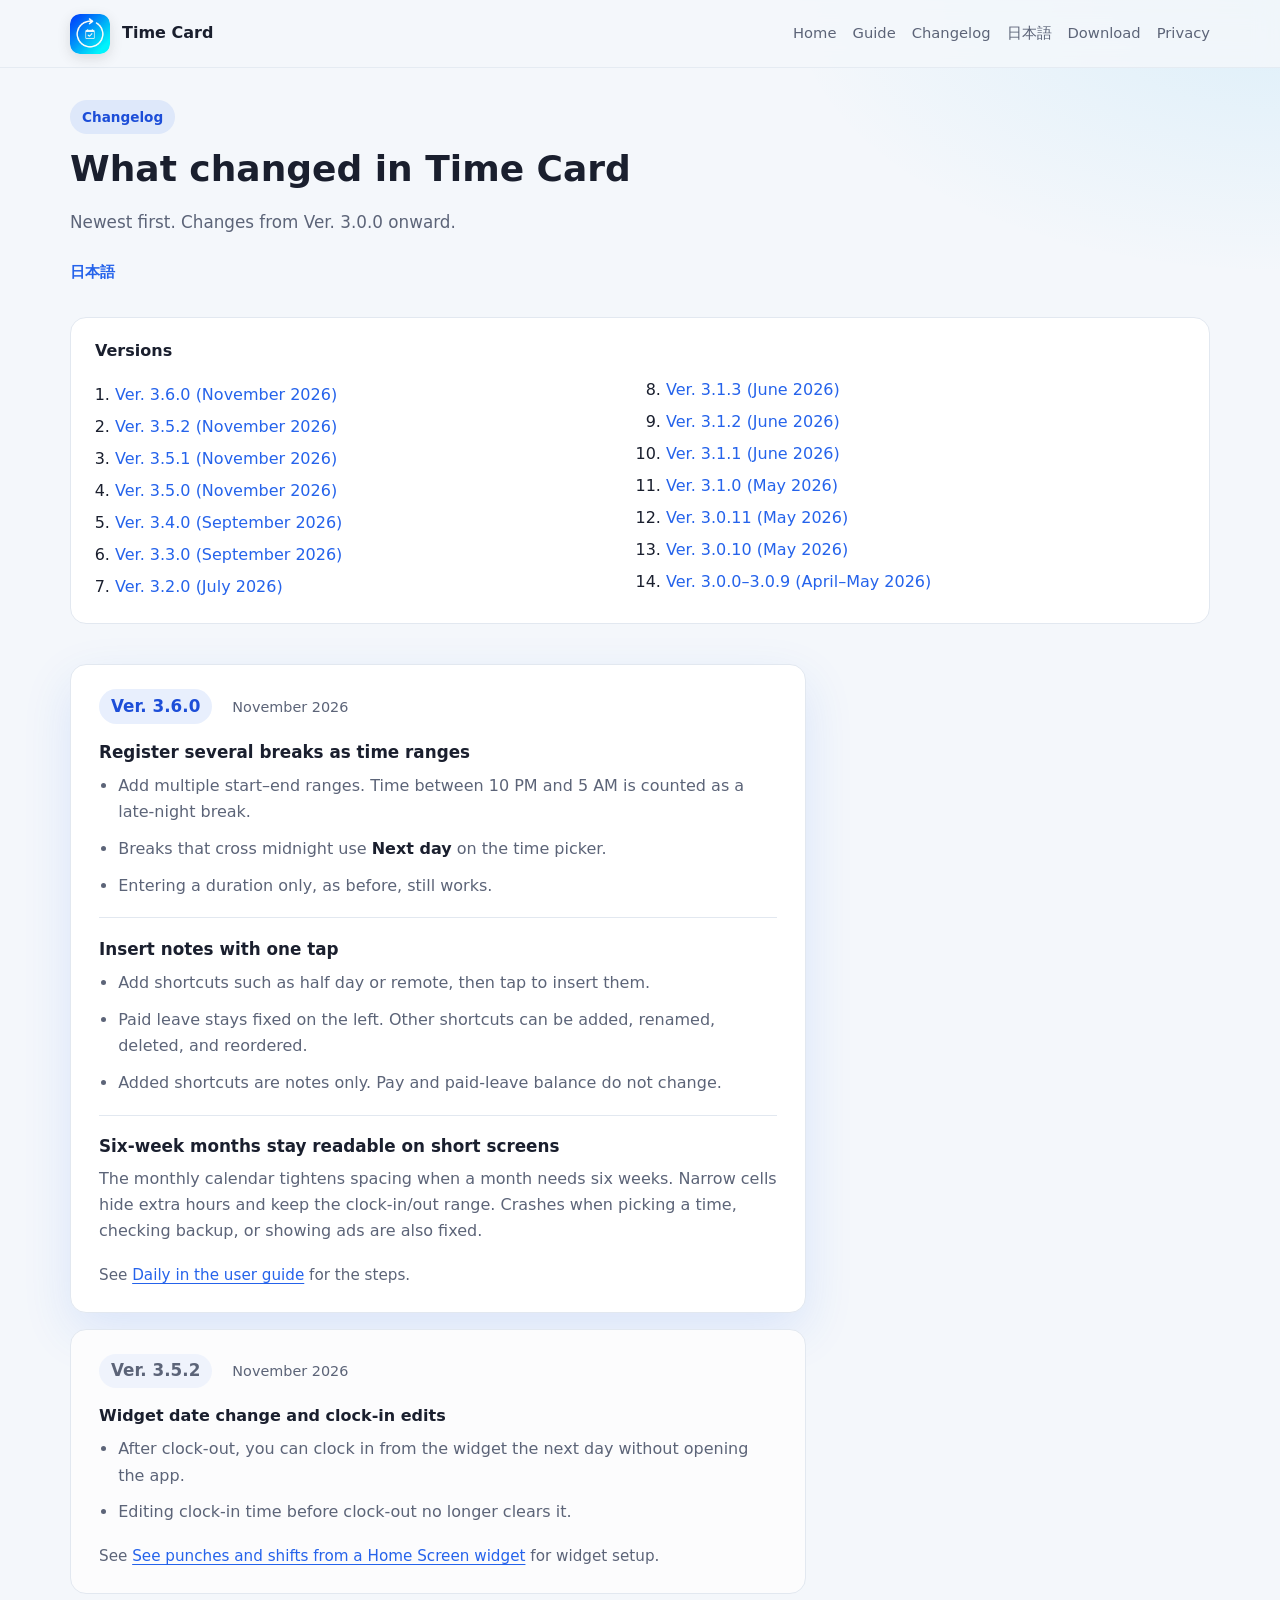
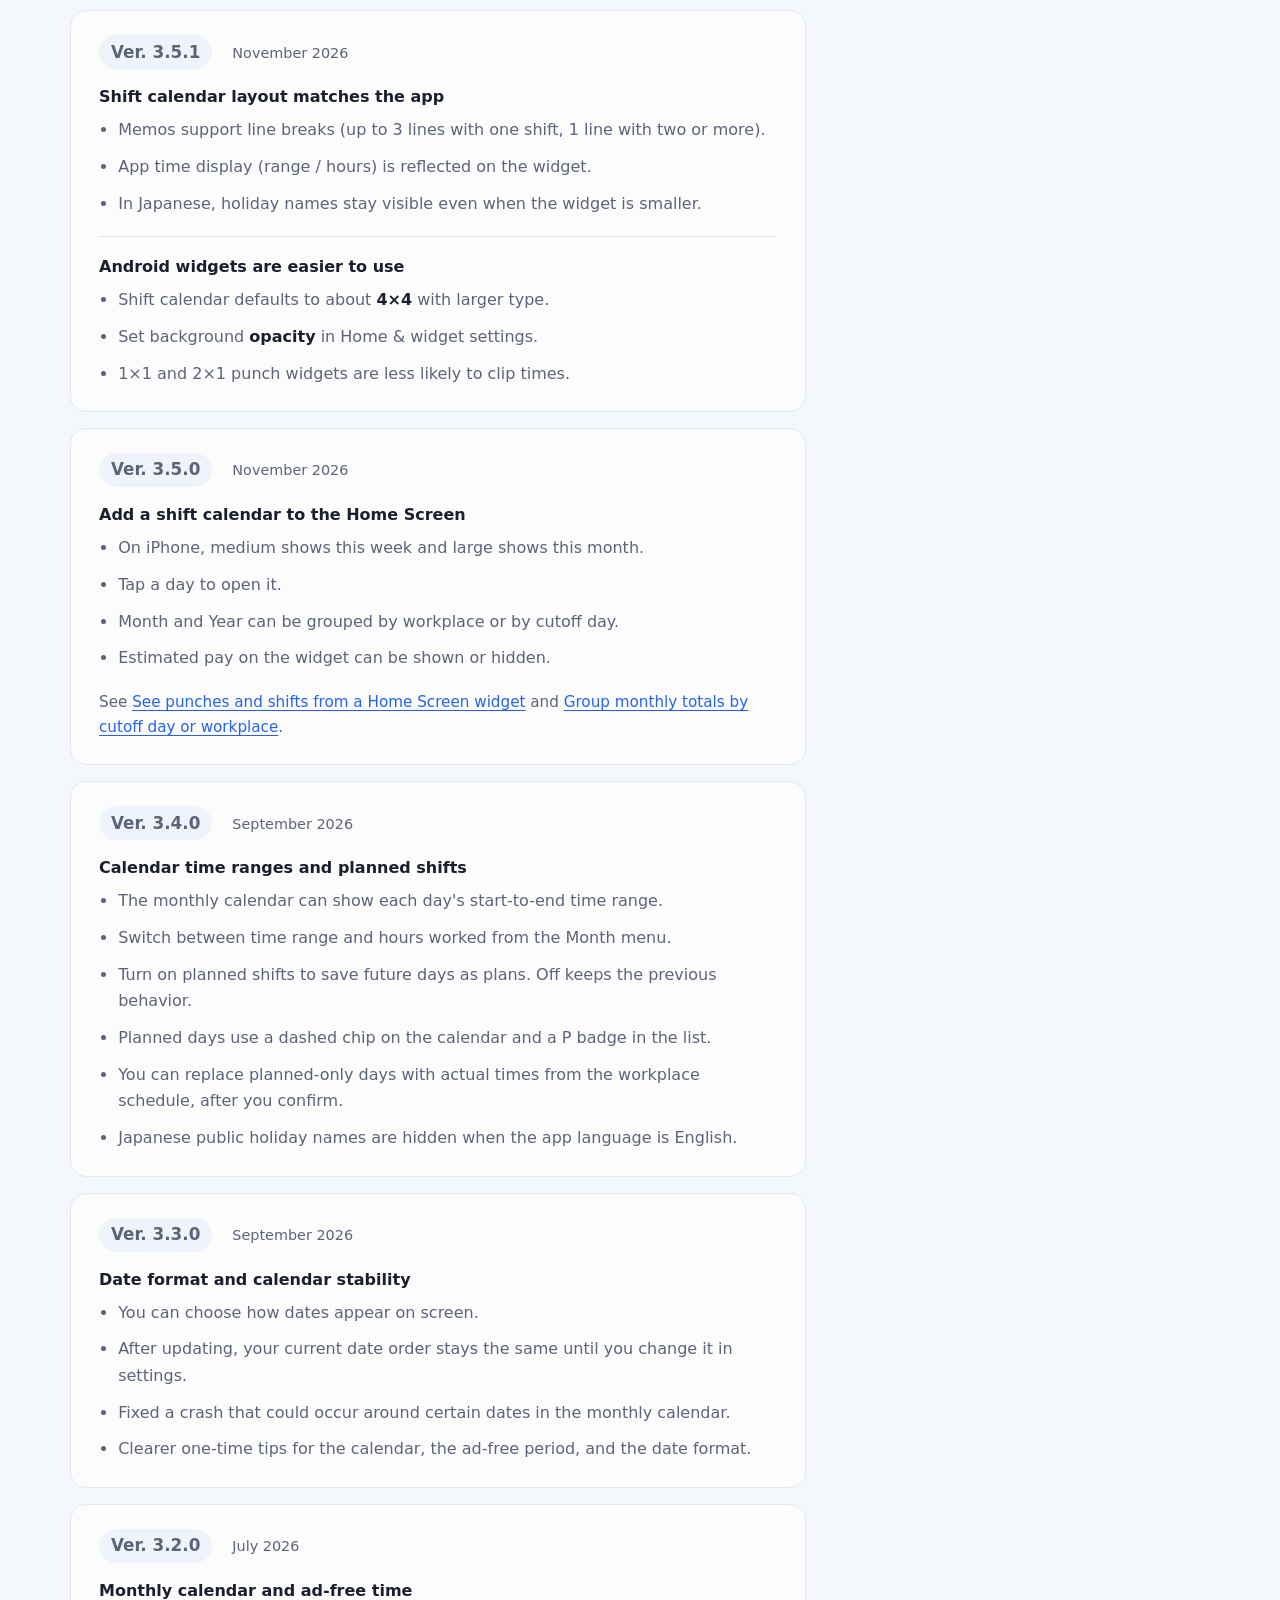
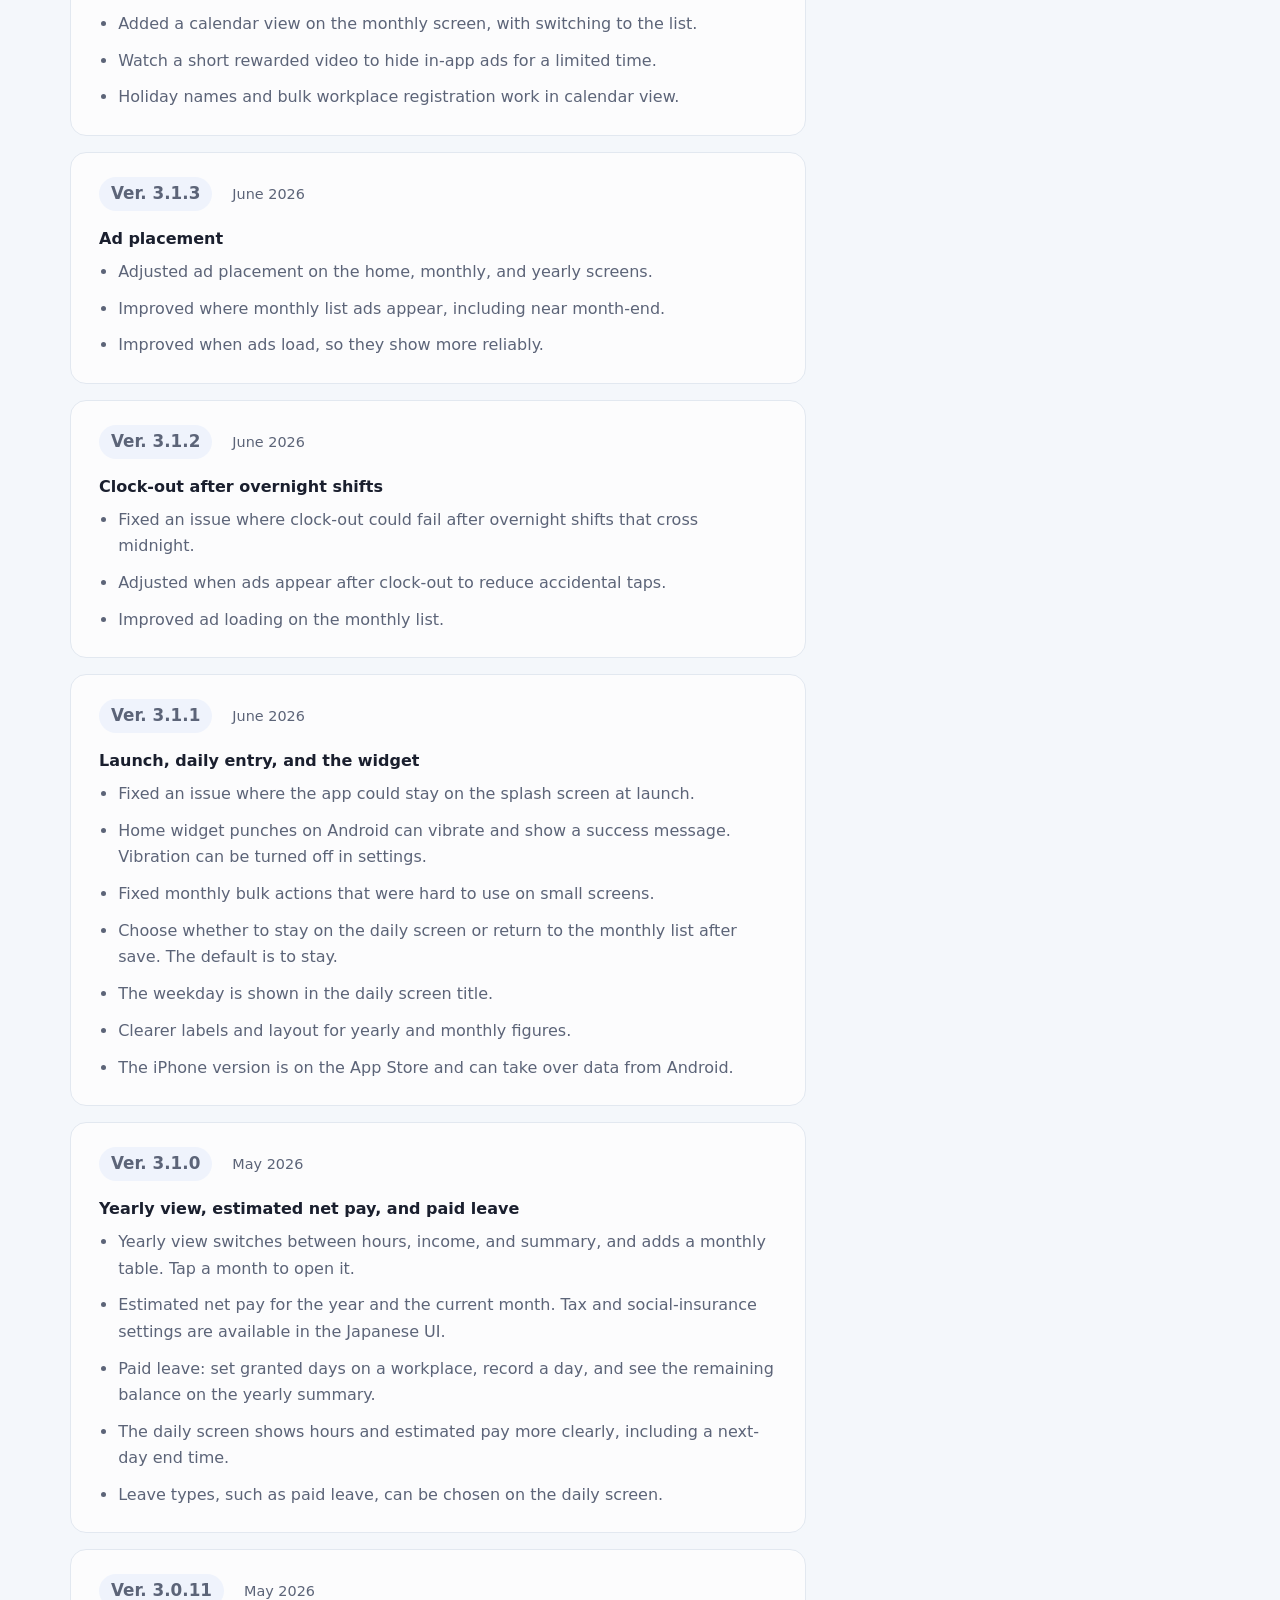
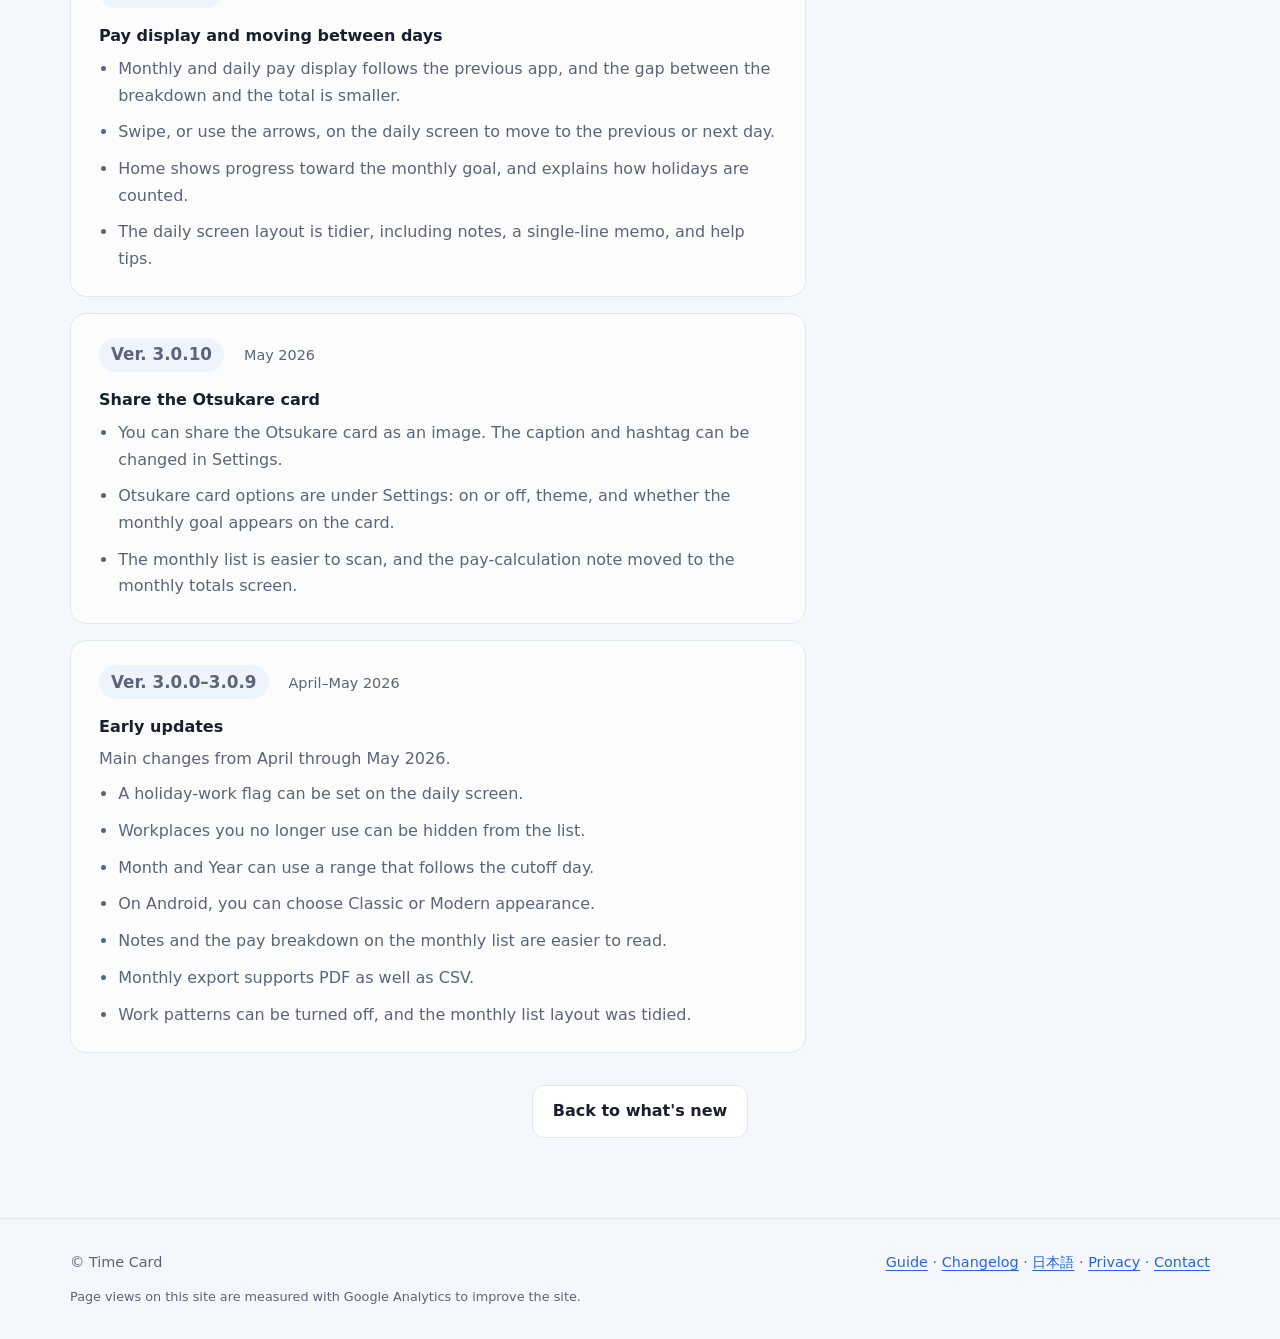
<file: changelog-en.html>
<!DOCTYPE html>
<html lang="en">
  <head>
    <meta charset="UTF-8" />
    <meta name="viewport" content="width=device-width, initial-scale=1" />
    <title>Changelog | Time Card</title>
    <meta
      name="description"
      content="Changelog for Time Card. Changes from Ver. 3.0.0 onward, newest first."
    />
    <meta name="robots" content="index, follow, max-image-preview:large" />
    <meta name="author" content="Time Card" />
    <link
      rel="canonical"
      href="https://stallions0721.github.io/timecard-app-site/changelog-en.html"
    />
    <link
      rel="alternate"
      hreflang="ja"
      href="https://stallions0721.github.io/timecard-app-site/changelog.html"
    />
    <link
      rel="alternate"
      hreflang="en"
      href="https://stallions0721.github.io/timecard-app-site/changelog-en.html"
    />
    <link
      rel="alternate"
      hreflang="x-default"
      href="https://stallions0721.github.io/timecard-app-site/changelog.html"
    />
    <meta property="og:type" content="article" />
    <meta property="og:site_name" content="Time Card" />
    <meta property="og:locale" content="en_US" />
    <meta property="og:title" content="Changelog | Time Card" />
    <meta
      property="og:description"
      content="What changed in Time Card, listed by version with the newest release first."
    />
    <meta
      property="og:url"
      content="https://stallions0721.github.io/timecard-app-site/changelog-en.html"
    />
    <meta
      property="og:image"
      content="https://stallions0721.github.io/timecard-app-site/assets/og-image-en.png"
    />
    <meta property="og:image:width" content="1200" />
    <meta property="og:image:height" content="630" />
    <meta name="twitter:card" content="summary_large_image" />
    <meta name="twitter:title" content="Changelog | Time Card" />
    <meta
      name="twitter:description"
      content="What changed in Time Card, listed by version with the newest release first."
    />
    <meta
      name="twitter:image"
      content="https://stallions0721.github.io/timecard-app-site/assets/og-image-en.png"
    />
    <meta name="theme-color" content="#2563eb" />
    <link rel="icon" type="image/png" href="assets/app-icon.png" />
    <link rel="stylesheet" href="styles.css" />
  </head>
  <body>
    <header class="site-header">
      <div class="container inner">
        <a class="brand" href="index-en.html">
          <img src="assets/app-icon.png" width="40" height="40" alt="" />
          <span>Time Card</span>
        </a>
        <nav class="nav" aria-label="Site">
          <a href="index-en.html">Home</a>
          <a href="help-en.html">Guide</a>
          <a href="changelog-en.html" aria-current="page">Changelog</a>
          <a href="changelog.html" hreflang="ja">日本語</a>
          <a href="index-en.html#download">Download</a>
          <a href="privacy-en.html">Privacy</a>
        </nav>
      </div>
    </header>

    <main class="guide-page">
      <div class="container">
        <header class="guide-header">
          <p class="eyebrow">Changelog</p>
          <h1>What changed in Time Card</h1>
          <p class="lead">
            Newest first. Changes from Ver. 3.0.0 onward.
          </p>
          <p class="lang-switch">
            <a href="changelog.html" hreflang="ja">日本語</a>
          </p>
        </header>

        <nav class="guide-toc" aria-label="Versions">
          <h2 class="guide-toc-title">Versions</h2>
          <ol>
            <li><a href="#v3-6-0">Ver. 3.6.0 (November 2026)</a></li>
            <li><a href="#v3-5-2">Ver. 3.5.2 (November 2026)</a></li>
            <li><a href="#v3-5-1">Ver. 3.5.1 (November 2026)</a></li>
            <li><a href="#v3-5-0">Ver. 3.5.0 (November 2026)</a></li>
            <li><a href="#v3-4-0">Ver. 3.4.0 (September 2026)</a></li>
            <li><a href="#v3-3-0">Ver. 3.3.0 (September 2026)</a></li>
            <li><a href="#v3-2-0">Ver. 3.2.0 (July 2026)</a></li>
            <li><a href="#v3-1-3">Ver. 3.1.3 (June 2026)</a></li>
            <li><a href="#v3-1-2">Ver. 3.1.2 (June 2026)</a></li>
            <li><a href="#v3-1-1">Ver. 3.1.1 (June 2026)</a></li>
            <li><a href="#v3-1-0">Ver. 3.1.0 (May 2026)</a></li>
            <li><a href="#v3-0-11">Ver. 3.0.11 (May 2026)</a></li>
            <li><a href="#v3-0-10">Ver. 3.0.10 (May 2026)</a></li>
            <li><a href="#v3-0-early">Ver. 3.0.0–3.0.9 (April–May 2026)</a></li>
          </ol>
        </nav>

        <div class="changelog-list">
          <article id="v3-6-0" class="whats-new-card">
            <header class="whats-new-header">
              <span class="whats-new-version">Ver. 3.6.0</span>
              <span class="whats-new-date">November 2026</span>
            </header>
            <div class="whats-new-point">
              <h3>Register several breaks as time ranges</h3>
              <ul class="whats-new-list">
                <li>Add multiple start–end ranges. Time between 10 PM and 5 AM is counted as a late-night break.</li>
                <li>Breaks that cross midnight use <strong>Next day</strong> on the time picker.</li>
                <li>Entering a duration only, as before, still works.</li>
              </ul>
            </div>
            <div class="whats-new-point">
              <h3>Insert notes with one tap</h3>
              <ul class="whats-new-list">
                <li>Add shortcuts such as half day or remote, then tap to insert them.</li>
                <li>Paid leave stays fixed on the left. Other shortcuts can be added, renamed, deleted, and reordered.</li>
                <li>Added shortcuts are notes only. Pay and paid-leave balance do not change.</li>
              </ul>
            </div>
            <div class="whats-new-point">
              <h3>Six-week months stay readable on short screens</h3>
              <p>
                The monthly calendar tightens spacing when a month needs six weeks. Narrow cells hide extra hours and keep the clock-in/out range. Crashes when picking a time, checking backup, or showing ads are also fixed.
              </p>
            </div>
            <p class="whats-new-more">
              See
              <a href="help-en.html#daily">Daily in the user guide</a>
              for the steps.
            </p>
          </article>

          <article id="v3-5-2" class="whats-new-card whats-new-card--past">
            <header class="whats-new-header">
              <span class="whats-new-version">Ver. 3.5.2</span>
              <span class="whats-new-date">November 2026</span>
            </header>
            <div class="whats-new-point">
              <h3>Widget date change and clock-in edits</h3>
              <ul class="whats-new-list">
                <li>After clock-out, you can clock in from the widget the next day without opening the app.</li>
                <li>Editing clock-in time before clock-out no longer clears it.</li>
              </ul>
            </div>
            <p class="whats-new-more">
              See
              <a href="widget-shift-en.html">See punches and shifts from a Home Screen widget</a>
              for widget setup.
            </p>
          </article>

          <article id="v3-5-1" class="whats-new-card whats-new-card--past">
            <header class="whats-new-header">
              <span class="whats-new-version">Ver. 3.5.1</span>
              <span class="whats-new-date">November 2026</span>
            </header>
            <div class="whats-new-point">
              <h3>Shift calendar layout matches the app</h3>
              <ul class="whats-new-list">
                <li>Memos support line breaks (up to 3 lines with one shift, 1 line with two or more).</li>
                <li>App time display (range / hours) is reflected on the widget.</li>
                <li>In Japanese, holiday names stay visible even when the widget is smaller.</li>
              </ul>
            </div>
            <div class="whats-new-point">
              <h3>Android widgets are easier to use</h3>
              <ul class="whats-new-list">
                <li>Shift calendar defaults to about <strong>4×4</strong> with larger type.</li>
                <li>Set background <strong>opacity</strong> in Home &amp; widget settings.</li>
                <li>1×1 and 2×1 punch widgets are less likely to clip times.</li>
              </ul>
            </div>
          </article>

          <article id="v3-5-0" class="whats-new-card whats-new-card--past">
            <header class="whats-new-header">
              <span class="whats-new-version">Ver. 3.5.0</span>
              <span class="whats-new-date">November 2026</span>
            </header>
            <div class="whats-new-point">
              <h3>Add a shift calendar to the Home Screen</h3>
              <ul class="whats-new-list">
                <li>On iPhone, medium shows this week and large shows this month.</li>
                <li>Tap a day to open it.</li>
                <li>Month and Year can be grouped by workplace or by cutoff day.</li>
                <li>Estimated pay on the widget can be shown or hidden.</li>
              </ul>
            </div>
            <p class="whats-new-more">
              See
              <a href="widget-shift-en.html">See punches and shifts from a Home Screen widget</a>
              and
              <a href="monthly-totals-en.html">Group monthly totals by cutoff day or workplace</a>.
            </p>
          </article>

          <article id="v3-4-0" class="whats-new-card whats-new-card--past">
            <header class="whats-new-header">
              <span class="whats-new-version">Ver. 3.4.0</span>
              <span class="whats-new-date">September 2026</span>
            </header>
            <div class="whats-new-point">
              <h3>Calendar time ranges and planned shifts</h3>
              <ul class="whats-new-list">
                <li>The monthly calendar can show each day's start-to-end time range.</li>
                <li>Switch between time range and hours worked from the Month menu.</li>
                <li>Turn on planned shifts to save future days as plans. Off keeps the previous behavior.</li>
                <li>Planned days use a dashed chip on the calendar and a P badge in the list.</li>
                <li>You can replace planned-only days with actual times from the workplace schedule, after you confirm.</li>
                <li>Japanese public holiday names are hidden when the app language is English.</li>
              </ul>
            </div>
          </article>

          <article id="v3-3-0" class="whats-new-card whats-new-card--past">
            <header class="whats-new-header">
              <span class="whats-new-version">Ver. 3.3.0</span>
              <span class="whats-new-date">September 2026</span>
            </header>
            <div class="whats-new-point">
              <h3>Date format and calendar stability</h3>
              <ul class="whats-new-list">
                <li>You can choose how dates appear on screen.</li>
                <li>After updating, your current date order stays the same until you change it in settings.</li>
                <li>Fixed a crash that could occur around certain dates in the monthly calendar.</li>
                <li>Clearer one-time tips for the calendar, the ad-free period, and the date format.</li>
              </ul>
            </div>
          </article>

          <article id="v3-2-0" class="whats-new-card whats-new-card--past">
            <header class="whats-new-header">
              <span class="whats-new-version">Ver. 3.2.0</span>
              <span class="whats-new-date">July 2026</span>
            </header>
            <div class="whats-new-point">
              <h3>Monthly calendar and ad-free time</h3>
              <ul class="whats-new-list">
                <li>Added a calendar view on the monthly screen, with switching to the list.</li>
                <li>Watch a short rewarded video to hide in-app ads for a limited time.</li>
                <li>Holiday names and bulk workplace registration work in calendar view.</li>
              </ul>
            </div>
          </article>

          <article id="v3-1-3" class="whats-new-card whats-new-card--past">
            <header class="whats-new-header">
              <span class="whats-new-version">Ver. 3.1.3</span>
              <span class="whats-new-date">June 2026</span>
            </header>
            <div class="whats-new-point">
              <h3>Ad placement</h3>
              <ul class="whats-new-list">
                <li>Adjusted ad placement on the home, monthly, and yearly screens.</li>
                <li>Improved where monthly list ads appear, including near month-end.</li>
                <li>Improved when ads load, so they show more reliably.</li>
              </ul>
            </div>
          </article>

          <article id="v3-1-2" class="whats-new-card whats-new-card--past">
            <header class="whats-new-header">
              <span class="whats-new-version">Ver. 3.1.2</span>
              <span class="whats-new-date">June 2026</span>
            </header>
            <div class="whats-new-point">
              <h3>Clock-out after overnight shifts</h3>
              <ul class="whats-new-list">
                <li>Fixed an issue where clock-out could fail after overnight shifts that cross midnight.</li>
                <li>Adjusted when ads appear after clock-out to reduce accidental taps.</li>
                <li>Improved ad loading on the monthly list.</li>
              </ul>
            </div>
          </article>

          <article id="v3-1-1" class="whats-new-card whats-new-card--past">
            <header class="whats-new-header">
              <span class="whats-new-version">Ver. 3.1.1</span>
              <span class="whats-new-date">June 2026</span>
            </header>
            <div class="whats-new-point">
              <h3>Launch, daily entry, and the widget</h3>
              <ul class="whats-new-list">
                <li>Fixed an issue where the app could stay on the splash screen at launch.</li>
                <li>Home widget punches on Android can vibrate and show a success message. Vibration can be turned off in settings.</li>
                <li>Fixed monthly bulk actions that were hard to use on small screens.</li>
                <li>Choose whether to stay on the daily screen or return to the monthly list after save. The default is to stay.</li>
                <li>The weekday is shown in the daily screen title.</li>
                <li>Clearer labels and layout for yearly and monthly figures.</li>
                <li>The iPhone version is on the App Store and can take over data from Android.</li>
              </ul>
            </div>
          </article>

          <article id="v3-1-0" class="whats-new-card whats-new-card--past">
            <header class="whats-new-header">
              <span class="whats-new-version">Ver. 3.1.0</span>
              <span class="whats-new-date">May 2026</span>
            </header>
            <div class="whats-new-point">
              <h3>Yearly view, estimated net pay, and paid leave</h3>
              <ul class="whats-new-list">
                <li>Yearly view switches between hours, income, and summary, and adds a monthly table. Tap a month to open it.</li>
                <li>Estimated net pay for the year and the current month. Tax and social-insurance settings are available in the Japanese UI.</li>
                <li>Paid leave: set granted days on a workplace, record a day, and see the remaining balance on the yearly summary.</li>
                <li>The daily screen shows hours and estimated pay more clearly, including a next-day end time.</li>
                <li>Leave types, such as paid leave, can be chosen on the daily screen.</li>
              </ul>
            </div>
          </article>

          <article id="v3-0-11" class="whats-new-card whats-new-card--past">
            <header class="whats-new-header">
              <span class="whats-new-version">Ver. 3.0.11</span>
              <span class="whats-new-date">May 2026</span>
            </header>
            <div class="whats-new-point">
              <h3>Pay display and moving between days</h3>
              <ul class="whats-new-list">
                <li>Monthly and daily pay display follows the previous app, and the gap between the breakdown and the total is smaller.</li>
                <li>Swipe, or use the arrows, on the daily screen to move to the previous or next day.</li>
                <li>Home shows progress toward the monthly goal, and explains how holidays are counted.</li>
                <li>The daily screen layout is tidier, including notes, a single-line memo, and help tips.</li>
              </ul>
            </div>
          </article>

          <article id="v3-0-10" class="whats-new-card whats-new-card--past">
            <header class="whats-new-header">
              <span class="whats-new-version">Ver. 3.0.10</span>
              <span class="whats-new-date">May 2026</span>
            </header>
            <div class="whats-new-point">
              <h3>Share the Otsukare card</h3>
              <ul class="whats-new-list">
                <li>You can share the Otsukare card as an image. The caption and hashtag can be changed in Settings.</li>
                <li>Otsukare card options are under Settings: on or off, theme, and whether the monthly goal appears on the card.</li>
                <li>The monthly list is easier to scan, and the pay-calculation note moved to the monthly totals screen.</li>
              </ul>
            </div>
          </article>

          <article id="v3-0-early" class="whats-new-card whats-new-card--past">
            <header class="whats-new-header">
              <span class="whats-new-version">Ver. 3.0.0–3.0.9</span>
              <span class="whats-new-date">April–May 2026</span>
            </header>
            <div class="whats-new-point">
              <h3>Early updates</h3>
              <p>
                Main changes from April through May 2026.
              </p>
              <ul class="whats-new-list">
                <li>A holiday-work flag can be set on the daily screen.</li>
                <li>Workplaces you no longer use can be hidden from the list.</li>
                <li>Month and Year can use a range that follows the cutoff day.</li>
                <li>On Android, you can choose Classic or Modern appearance.</li>
                <li>Notes and the pay breakdown on the monthly list are easier to read.</li>
                <li>Monthly export supports PDF as well as CSV.</li>
                <li>Work patterns can be turned off, and the monthly list layout was tidied.</li>
              </ul>
            </div>
          </article>
        </div>

        <p class="guide-back">
          <a class="btn btn-secondary" href="index-en.html#whats-new">Back to what's new</a>
        </p>
      </div>
    </main>

    <footer class="site-footer">
      <div class="container inner">
        <span>© Time Card</span>
        <span>
          <a href="help-en.html">Guide</a>
          ·
          <a href="changelog-en.html">Changelog</a>
          ·
          <a href="changelog.html" hreflang="ja">日本語</a>
          ·
          <a href="privacy-en.html">Privacy</a>
          ·
          <a href="mailto:stallions.0721@gmail.com">Contact</a>
        </span>
        <p class="site-analytics-note">
          Page views on this site are measured with Google Analytics to improve the site.
        </p>
      </div>
    </footer>
    <script src="ga.js"></script>
  </body>
</html>
</file>
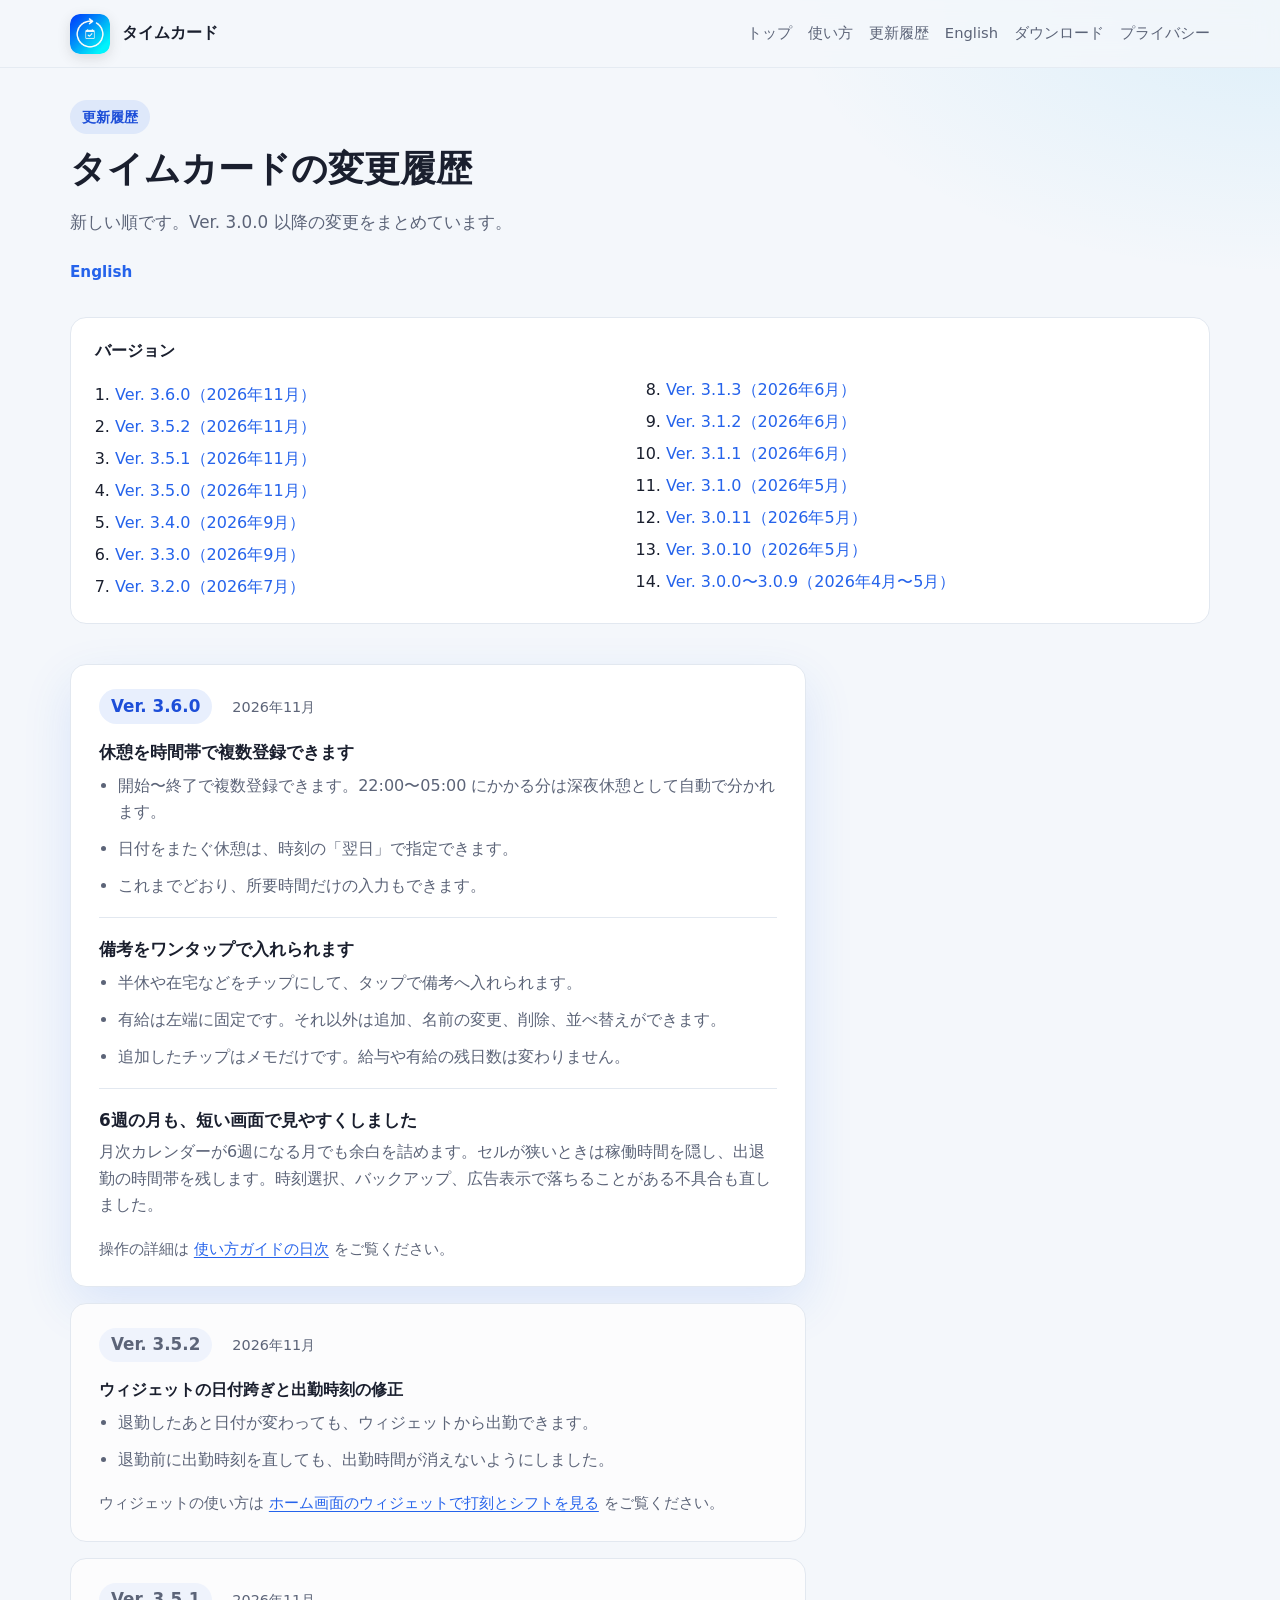
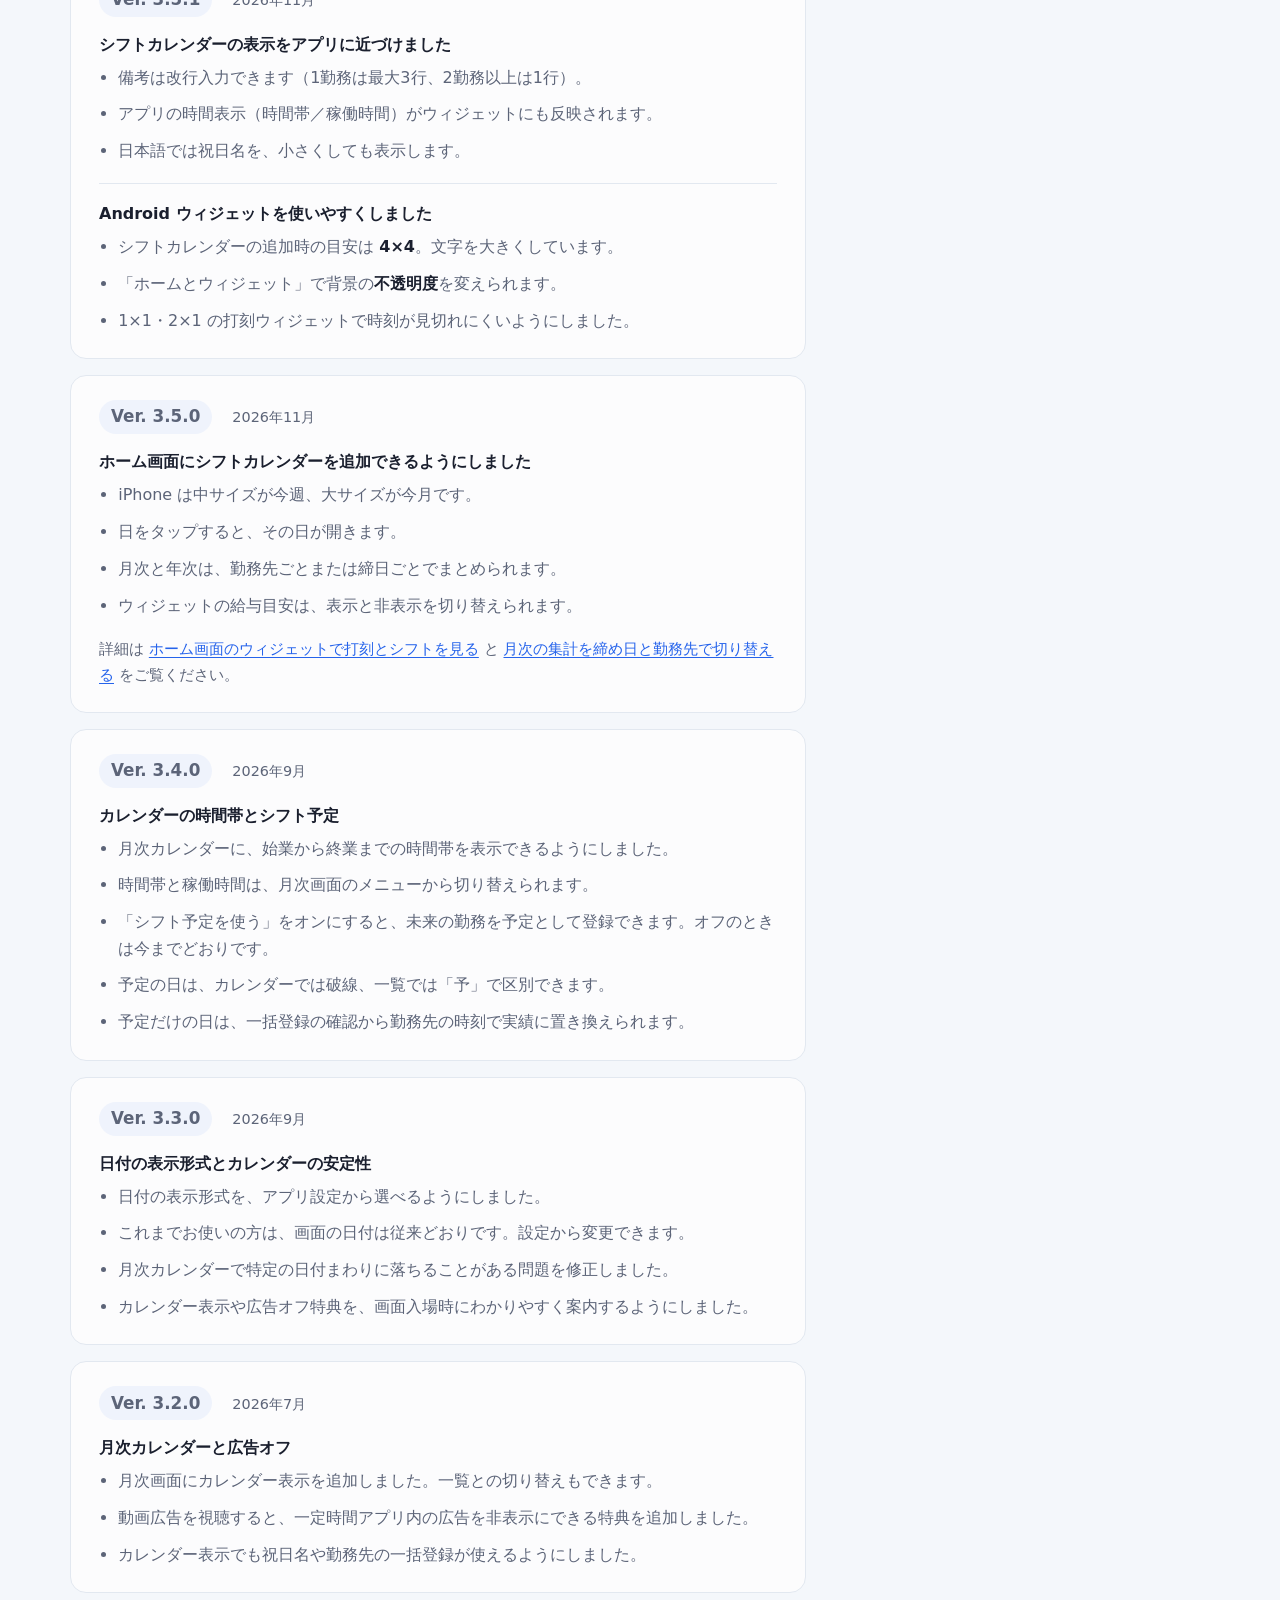
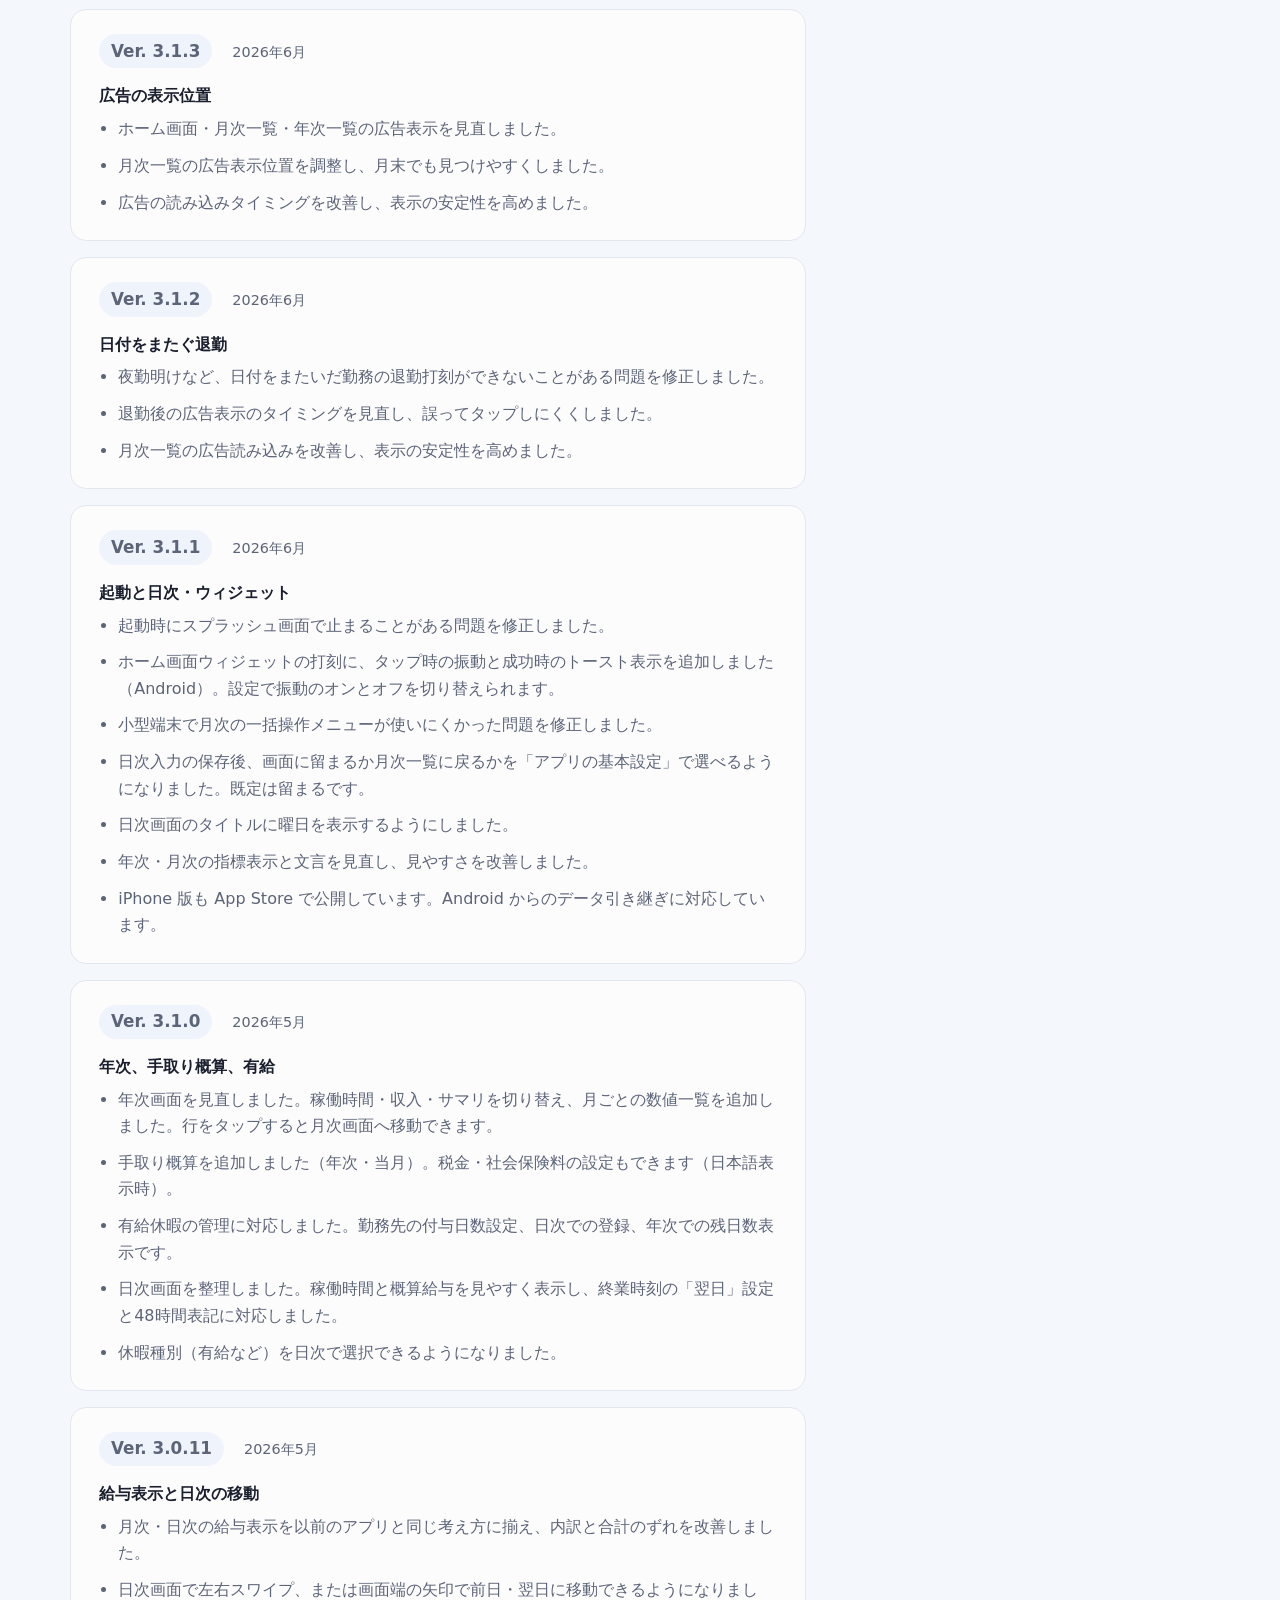
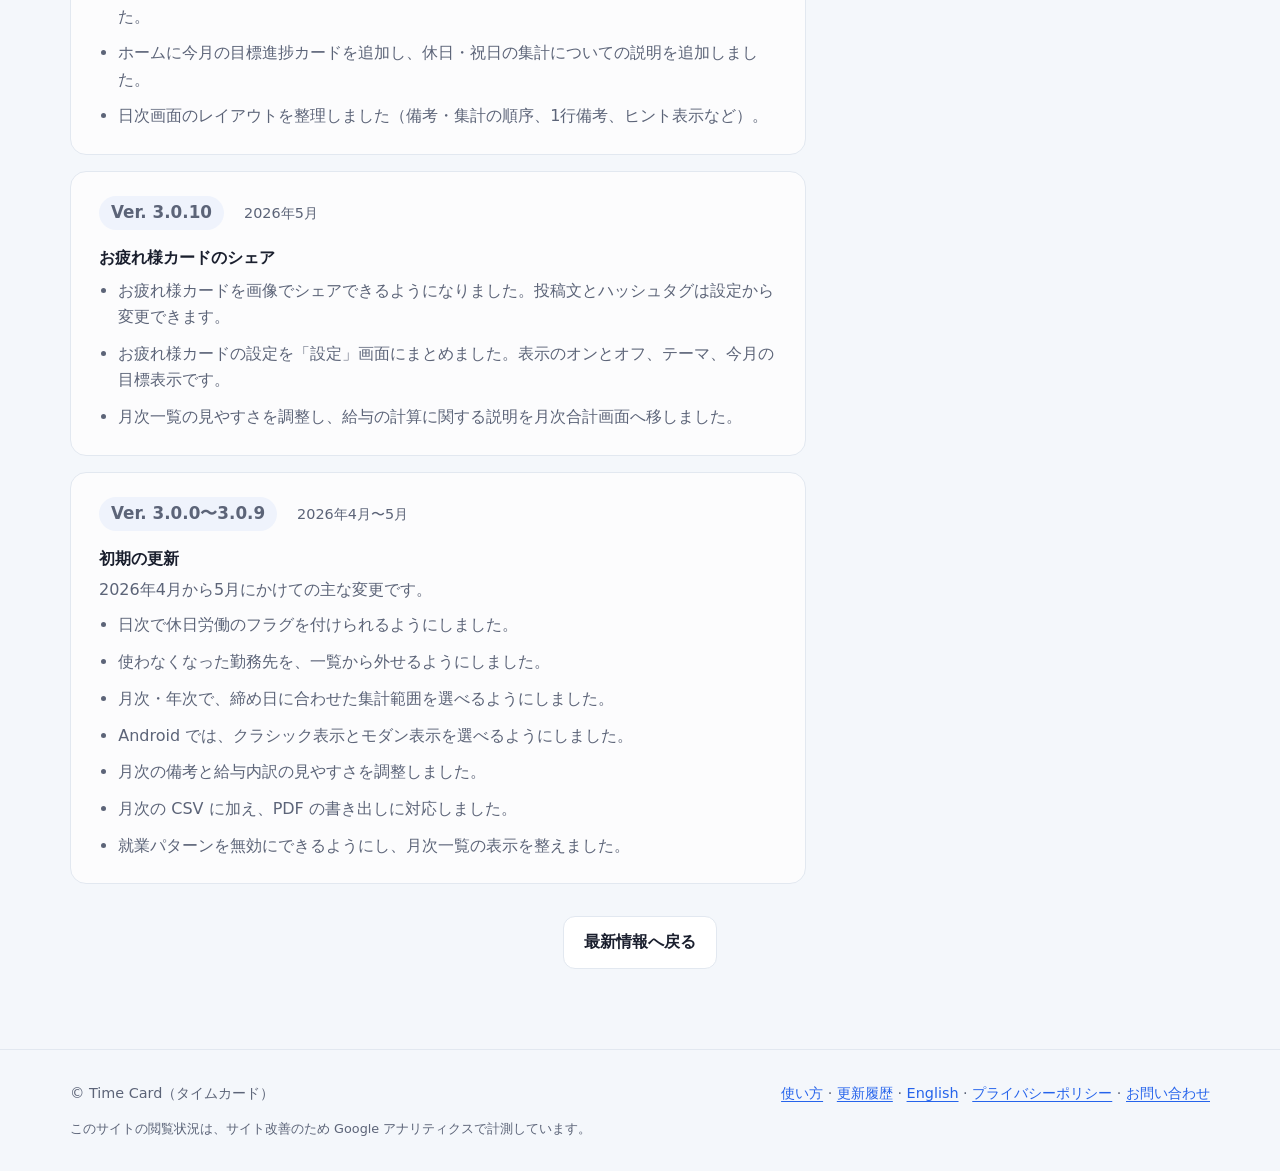
<file: changelog.html>
<!DOCTYPE html>
<html lang="ja">
  <head>
    <meta charset="UTF-8" />
    <meta name="viewport" content="width=device-width, initial-scale=1" />
    <title>更新履歴｜タイムカード</title>
    <meta
      name="description"
      content="無料の勤怠アプリ「タイムカード」の更新履歴。Ver. 3.0.0 以降の変更を、新しい順にまとめています。"
    />
    <meta name="robots" content="index, follow, max-image-preview:large" />
    <meta name="author" content="Time Card" />
    <link
      rel="canonical"
      href="https://stallions0721.github.io/timecard-app-site/changelog.html"
    />
    <link
      rel="alternate"
      hreflang="ja"
      href="https://stallions0721.github.io/timecard-app-site/changelog.html"
    />
    <link
      rel="alternate"
      hreflang="en"
      href="https://stallions0721.github.io/timecard-app-site/changelog-en.html"
    />
    <link
      rel="alternate"
      hreflang="x-default"
      href="https://stallions0721.github.io/timecard-app-site/changelog.html"
    />
    <meta property="og:type" content="article" />
    <meta property="og:site_name" content="タイムカード" />
    <meta property="og:locale" content="ja_JP" />
    <meta property="og:title" content="更新履歴｜タイムカード" />
    <meta
      property="og:description"
      content="タイムカードの変更点を、バージョンごとに新しい順でまとめています。"
    />
    <meta
      property="og:url"
      content="https://stallions0721.github.io/timecard-app-site/changelog.html"
    />
    <meta
      property="og:image"
      content="https://stallions0721.github.io/timecard-app-site/assets/og-image-ja.png"
    />
    <meta property="og:image:width" content="1200" />
    <meta property="og:image:height" content="630" />
    <meta name="twitter:card" content="summary_large_image" />
    <meta name="twitter:title" content="更新履歴｜タイムカード" />
    <meta
      name="twitter:description"
      content="タイムカードの変更点を、バージョンごとに新しい順でまとめています。"
    />
    <meta
      name="twitter:image"
      content="https://stallions0721.github.io/timecard-app-site/assets/og-image-ja.png"
    />
    <meta name="theme-color" content="#2563eb" />
    <link rel="icon" type="image/png" href="assets/app-icon.png" />
    <link rel="stylesheet" href="styles.css" />
  </head>
  <body>
    <header class="site-header">
      <div class="container inner">
        <a class="brand" href="index.html">
          <img src="assets/app-icon.png" width="40" height="40" alt="" />
          <span>タイムカード</span>
        </a>
        <nav class="nav" aria-label="サイト内リンク">
          <a href="index.html">トップ</a>
          <a href="help.html">使い方</a>
          <a href="changelog.html" aria-current="page">更新履歴</a>
          <a href="changelog-en.html" hreflang="en">English</a>
          <a href="index.html#download">ダウンロード</a>
          <a href="privacy.html">プライバシー</a>
        </nav>
      </div>
    </header>

    <main class="guide-page">
      <div class="container">
        <header class="guide-header">
          <p class="eyebrow">更新履歴</p>
          <h1>タイムカードの変更履歴</h1>
          <p class="lead">
            新しい順です。Ver. 3.0.0 以降の変更をまとめています。
          </p>
          <p class="lang-switch">
            <a href="changelog-en.html" hreflang="en">English</a>
          </p>
        </header>

        <nav class="guide-toc" aria-label="バージョン">
          <h2 class="guide-toc-title">バージョン</h2>
          <ol>
            <li><a href="#v3-6-0">Ver. 3.6.0（2026年11月）</a></li>
            <li><a href="#v3-5-2">Ver. 3.5.2（2026年11月）</a></li>
            <li><a href="#v3-5-1">Ver. 3.5.1（2026年11月）</a></li>
            <li><a href="#v3-5-0">Ver. 3.5.0（2026年11月）</a></li>
            <li><a href="#v3-4-0">Ver. 3.4.0（2026年9月）</a></li>
            <li><a href="#v3-3-0">Ver. 3.3.0（2026年9月）</a></li>
            <li><a href="#v3-2-0">Ver. 3.2.0（2026年7月）</a></li>
            <li><a href="#v3-1-3">Ver. 3.1.3（2026年6月）</a></li>
            <li><a href="#v3-1-2">Ver. 3.1.2（2026年6月）</a></li>
            <li><a href="#v3-1-1">Ver. 3.1.1（2026年6月）</a></li>
            <li><a href="#v3-1-0">Ver. 3.1.0（2026年5月）</a></li>
            <li><a href="#v3-0-11">Ver. 3.0.11（2026年5月）</a></li>
            <li><a href="#v3-0-10">Ver. 3.0.10（2026年5月）</a></li>
            <li><a href="#v3-0-early">Ver. 3.0.0〜3.0.9（2026年4月〜5月）</a></li>
          </ol>
        </nav>

        <div class="changelog-list">
          <article id="v3-6-0" class="whats-new-card">
            <header class="whats-new-header">
              <span class="whats-new-version">Ver. 3.6.0</span>
              <span class="whats-new-date">2026年11月</span>
            </header>
            <div class="whats-new-point">
              <h3>休憩を時間帯で複数登録できます</h3>
              <ul class="whats-new-list">
                <li>開始〜終了で複数登録できます。22:00〜05:00 にかかる分は深夜休憩として自動で分かれます。</li>
                <li>日付をまたぐ休憩は、時刻の「翌日」で指定できます。</li>
                <li>これまでどおり、所要時間だけの入力もできます。</li>
              </ul>
            </div>
            <div class="whats-new-point">
              <h3>備考をワンタップで入れられます</h3>
              <ul class="whats-new-list">
                <li>半休や在宅などをチップにして、タップで備考へ入れられます。</li>
                <li>有給は左端に固定です。それ以外は追加、名前の変更、削除、並べ替えができます。</li>
                <li>追加したチップはメモだけです。給与や有給の残日数は変わりません。</li>
              </ul>
            </div>
            <div class="whats-new-point">
              <h3>6週の月も、短い画面で見やすくしました</h3>
              <p>
                月次カレンダーが6週になる月でも余白を詰めます。セルが狭いときは稼働時間を隠し、出退勤の時間帯を残します。時刻選択、バックアップ、広告表示で落ちることがある不具合も直しました。
              </p>
            </div>
            <p class="whats-new-more">
              操作の詳細は
              <a href="help.html#daily">使い方ガイドの日次</a>
              をご覧ください。
            </p>
          </article>

          <article id="v3-5-2" class="whats-new-card whats-new-card--past">
            <header class="whats-new-header">
              <span class="whats-new-version">Ver. 3.5.2</span>
              <span class="whats-new-date">2026年11月</span>
            </header>
            <div class="whats-new-point">
              <h3>ウィジェットの日付跨ぎと出勤時刻の修正</h3>
              <ul class="whats-new-list">
                <li>退勤したあと日付が変わっても、ウィジェットから出勤できます。</li>
                <li>退勤前に出勤時刻を直しても、出勤時間が消えないようにしました。</li>
              </ul>
            </div>
            <p class="whats-new-more">
              ウィジェットの使い方は
              <a href="widget-shift.html">ホーム画面のウィジェットで打刻とシフトを見る</a>
              をご覧ください。
            </p>
          </article>

          <article id="v3-5-1" class="whats-new-card whats-new-card--past">
            <header class="whats-new-header">
              <span class="whats-new-version">Ver. 3.5.1</span>
              <span class="whats-new-date">2026年11月</span>
            </header>
            <div class="whats-new-point">
              <h3>シフトカレンダーの表示をアプリに近づけました</h3>
              <ul class="whats-new-list">
                <li>備考は改行入力できます（1勤務は最大3行、2勤務以上は1行）。</li>
                <li>アプリの時間表示（時間帯／稼働時間）がウィジェットにも反映されます。</li>
                <li>日本語では祝日名を、小さくしても表示します。</li>
              </ul>
            </div>
            <div class="whats-new-point">
              <h3>Android ウィジェットを使いやすくしました</h3>
              <ul class="whats-new-list">
                <li>シフトカレンダーの追加時の目安は <strong>4×4</strong>。文字を大きくしています。</li>
                <li>「ホームとウィジェット」で背景の<strong>不透明度</strong>を変えられます。</li>
                <li>1×1・2×1 の打刻ウィジェットで時刻が見切れにくいようにしました。</li>
              </ul>
            </div>
          </article>

          <article id="v3-5-0" class="whats-new-card whats-new-card--past">
            <header class="whats-new-header">
              <span class="whats-new-version">Ver. 3.5.0</span>
              <span class="whats-new-date">2026年11月</span>
            </header>
            <div class="whats-new-point">
              <h3>ホーム画面にシフトカレンダーを追加できるようにしました</h3>
              <ul class="whats-new-list">
                <li>iPhone は中サイズが今週、大サイズが今月です。</li>
                <li>日をタップすると、その日が開きます。</li>
                <li>月次と年次は、勤務先ごとまたは締日ごとでまとめられます。</li>
                <li>ウィジェットの給与目安は、表示と非表示を切り替えられます。</li>
              </ul>
            </div>
            <p class="whats-new-more">
              詳細は
              <a href="widget-shift.html">ホーム画面のウィジェットで打刻とシフトを見る</a>
              と
              <a href="monthly-totals.html">月次の集計を締め日と勤務先で切り替える</a>
              をご覧ください。
            </p>
          </article>

          <article id="v3-4-0" class="whats-new-card whats-new-card--past">
            <header class="whats-new-header">
              <span class="whats-new-version">Ver. 3.4.0</span>
              <span class="whats-new-date">2026年9月</span>
            </header>
            <div class="whats-new-point">
              <h3>カレンダーの時間帯とシフト予定</h3>
              <ul class="whats-new-list">
                <li>月次カレンダーに、始業から終業までの時間帯を表示できるようにしました。</li>
                <li>時間帯と稼働時間は、月次画面のメニューから切り替えられます。</li>
                <li>「シフト予定を使う」をオンにすると、未来の勤務を予定として登録できます。オフのときは今までどおりです。</li>
                <li>予定の日は、カレンダーでは破線、一覧では「予」で区別できます。</li>
                <li>予定だけの日は、一括登録の確認から勤務先の時刻で実績に置き換えられます。</li>
              </ul>
            </div>
          </article>

          <article id="v3-3-0" class="whats-new-card whats-new-card--past">
            <header class="whats-new-header">
              <span class="whats-new-version">Ver. 3.3.0</span>
              <span class="whats-new-date">2026年9月</span>
            </header>
            <div class="whats-new-point">
              <h3>日付の表示形式とカレンダーの安定性</h3>
              <ul class="whats-new-list">
                <li>日付の表示形式を、アプリ設定から選べるようにしました。</li>
                <li>これまでお使いの方は、画面の日付は従来どおりです。設定から変更できます。</li>
                <li>月次カレンダーで特定の日付まわりに落ちることがある問題を修正しました。</li>
                <li>カレンダー表示や広告オフ特典を、画面入場時にわかりやすく案内するようにしました。</li>
              </ul>
            </div>
          </article>

          <article id="v3-2-0" class="whats-new-card whats-new-card--past">
            <header class="whats-new-header">
              <span class="whats-new-version">Ver. 3.2.0</span>
              <span class="whats-new-date">2026年7月</span>
            </header>
            <div class="whats-new-point">
              <h3>月次カレンダーと広告オフ</h3>
              <ul class="whats-new-list">
                <li>月次画面にカレンダー表示を追加しました。一覧との切り替えもできます。</li>
                <li>動画広告を視聴すると、一定時間アプリ内の広告を非表示にできる特典を追加しました。</li>
                <li>カレンダー表示でも祝日名や勤務先の一括登録が使えるようにしました。</li>
              </ul>
            </div>
          </article>

          <article id="v3-1-3" class="whats-new-card whats-new-card--past">
            <header class="whats-new-header">
              <span class="whats-new-version">Ver. 3.1.3</span>
              <span class="whats-new-date">2026年6月</span>
            </header>
            <div class="whats-new-point">
              <h3>広告の表示位置</h3>
              <ul class="whats-new-list">
                <li>ホーム画面・月次一覧・年次一覧の広告表示を見直しました。</li>
                <li>月次一覧の広告表示位置を調整し、月末でも見つけやすくしました。</li>
                <li>広告の読み込みタイミングを改善し、表示の安定性を高めました。</li>
              </ul>
            </div>
          </article>

          <article id="v3-1-2" class="whats-new-card whats-new-card--past">
            <header class="whats-new-header">
              <span class="whats-new-version">Ver. 3.1.2</span>
              <span class="whats-new-date">2026年6月</span>
            </header>
            <div class="whats-new-point">
              <h3>日付をまたぐ退勤</h3>
              <ul class="whats-new-list">
                <li>夜勤明けなど、日付をまたいだ勤務の退勤打刻ができないことがある問題を修正しました。</li>
                <li>退勤後の広告表示のタイミングを見直し、誤ってタップしにくくしました。</li>
                <li>月次一覧の広告読み込みを改善し、表示の安定性を高めました。</li>
              </ul>
            </div>
          </article>

          <article id="v3-1-1" class="whats-new-card whats-new-card--past">
            <header class="whats-new-header">
              <span class="whats-new-version">Ver. 3.1.1</span>
              <span class="whats-new-date">2026年6月</span>
            </header>
            <div class="whats-new-point">
              <h3>起動と日次・ウィジェット</h3>
              <ul class="whats-new-list">
                <li>起動時にスプラッシュ画面で止まることがある問題を修正しました。</li>
                <li>ホーム画面ウィジェットの打刻に、タップ時の振動と成功時のトースト表示を追加しました（Android）。設定で振動のオンとオフを切り替えられます。</li>
                <li>小型端末で月次の一括操作メニューが使いにくかった問題を修正しました。</li>
                <li>日次入力の保存後、画面に留まるか月次一覧に戻るかを「アプリの基本設定」で選べるようになりました。既定は留まるです。</li>
                <li>日次画面のタイトルに曜日を表示するようにしました。</li>
                <li>年次・月次の指標表示と文言を見直し、見やすさを改善しました。</li>
                <li>iPhone 版も App Store で公開しています。Android からのデータ引き継ぎに対応しています。</li>
              </ul>
            </div>
          </article>

          <article id="v3-1-0" class="whats-new-card whats-new-card--past">
            <header class="whats-new-header">
              <span class="whats-new-version">Ver. 3.1.0</span>
              <span class="whats-new-date">2026年5月</span>
            </header>
            <div class="whats-new-point">
              <h3>年次、手取り概算、有給</h3>
              <ul class="whats-new-list">
                <li>年次画面を見直しました。稼働時間・収入・サマリを切り替え、月ごとの数値一覧を追加しました。行をタップすると月次画面へ移動できます。</li>
                <li>手取り概算を追加しました（年次・当月）。税金・社会保険料の設定もできます（日本語表示時）。</li>
                <li>有給休暇の管理に対応しました。勤務先の付与日数設定、日次での登録、年次での残日数表示です。</li>
                <li>日次画面を整理しました。稼働時間と概算給与を見やすく表示し、終業時刻の「翌日」設定と48時間表記に対応しました。</li>
                <li>休暇種別（有給など）を日次で選択できるようになりました。</li>
              </ul>
            </div>
          </article>

          <article id="v3-0-11" class="whats-new-card whats-new-card--past">
            <header class="whats-new-header">
              <span class="whats-new-version">Ver. 3.0.11</span>
              <span class="whats-new-date">2026年5月</span>
            </header>
            <div class="whats-new-point">
              <h3>給与表示と日次の移動</h3>
              <ul class="whats-new-list">
                <li>月次・日次の給与表示を以前のアプリと同じ考え方に揃え、内訳と合計のずれを改善しました。</li>
                <li>日次画面で左右スワイプ、または画面端の矢印で前日・翌日に移動できるようになりました。</li>
                <li>ホームに今月の目標進捗カードを追加し、休日・祝日の集計についての説明を追加しました。</li>
                <li>日次画面のレイアウトを整理しました（備考・集計の順序、1行備考、ヒント表示など）。</li>
              </ul>
            </div>
          </article>

          <article id="v3-0-10" class="whats-new-card whats-new-card--past">
            <header class="whats-new-header">
              <span class="whats-new-version">Ver. 3.0.10</span>
              <span class="whats-new-date">2026年5月</span>
            </header>
            <div class="whats-new-point">
              <h3>お疲れ様カードのシェア</h3>
              <ul class="whats-new-list">
                <li>お疲れ様カードを画像でシェアできるようになりました。投稿文とハッシュタグは設定から変更できます。</li>
                <li>お疲れ様カードの設定を「設定」画面にまとめました。表示のオンとオフ、テーマ、今月の目標表示です。</li>
                <li>月次一覧の見やすさを調整し、給与の計算に関する説明を月次合計画面へ移しました。</li>
              </ul>
            </div>
          </article>

          <article id="v3-0-early" class="whats-new-card whats-new-card--past">
            <header class="whats-new-header">
              <span class="whats-new-version">Ver. 3.0.0〜3.0.9</span>
              <span class="whats-new-date">2026年4月〜5月</span>
            </header>
            <div class="whats-new-point">
              <h3>初期の更新</h3>
              <p>
                2026年4月から5月にかけての主な変更です。
              </p>
              <ul class="whats-new-list">
                <li>日次で休日労働のフラグを付けられるようにしました。</li>
                <li>使わなくなった勤務先を、一覧から外せるようにしました。</li>
                <li>月次・年次で、締め日に合わせた集計範囲を選べるようにしました。</li>
                <li>Android では、クラシック表示とモダン表示を選べるようにしました。</li>
                <li>月次の備考と給与内訳の見やすさを調整しました。</li>
                <li>月次の CSV に加え、PDF の書き出しに対応しました。</li>
                <li>就業パターンを無効にできるようにし、月次一覧の表示を整えました。</li>
              </ul>
            </div>
          </article>
        </div>

        <p class="guide-back">
          <a class="btn btn-secondary" href="index.html#whats-new">最新情報へ戻る</a>
        </p>
      </div>
    </main>

    <footer class="site-footer">
      <div class="container inner">
        <span>© Time Card（タイムカード）</span>
        <span>
          <a href="help.html">使い方</a>
          ·
          <a href="changelog.html">更新履歴</a>
          ·
          <a href="changelog-en.html" hreflang="en">English</a>
          ·
          <a href="privacy.html">プライバシーポリシー</a>
          ·
          <a href="mailto:stallions.0721@gmail.com">お問い合わせ</a>
        </span>
        <p class="site-analytics-note">
          このサイトの閲覧状況は、サイト改善のため Google アナリティクスで計測しています。
        </p>
      </div>
    </footer>
    <script src="ga.js"></script>
  </body>
</html>
</file>
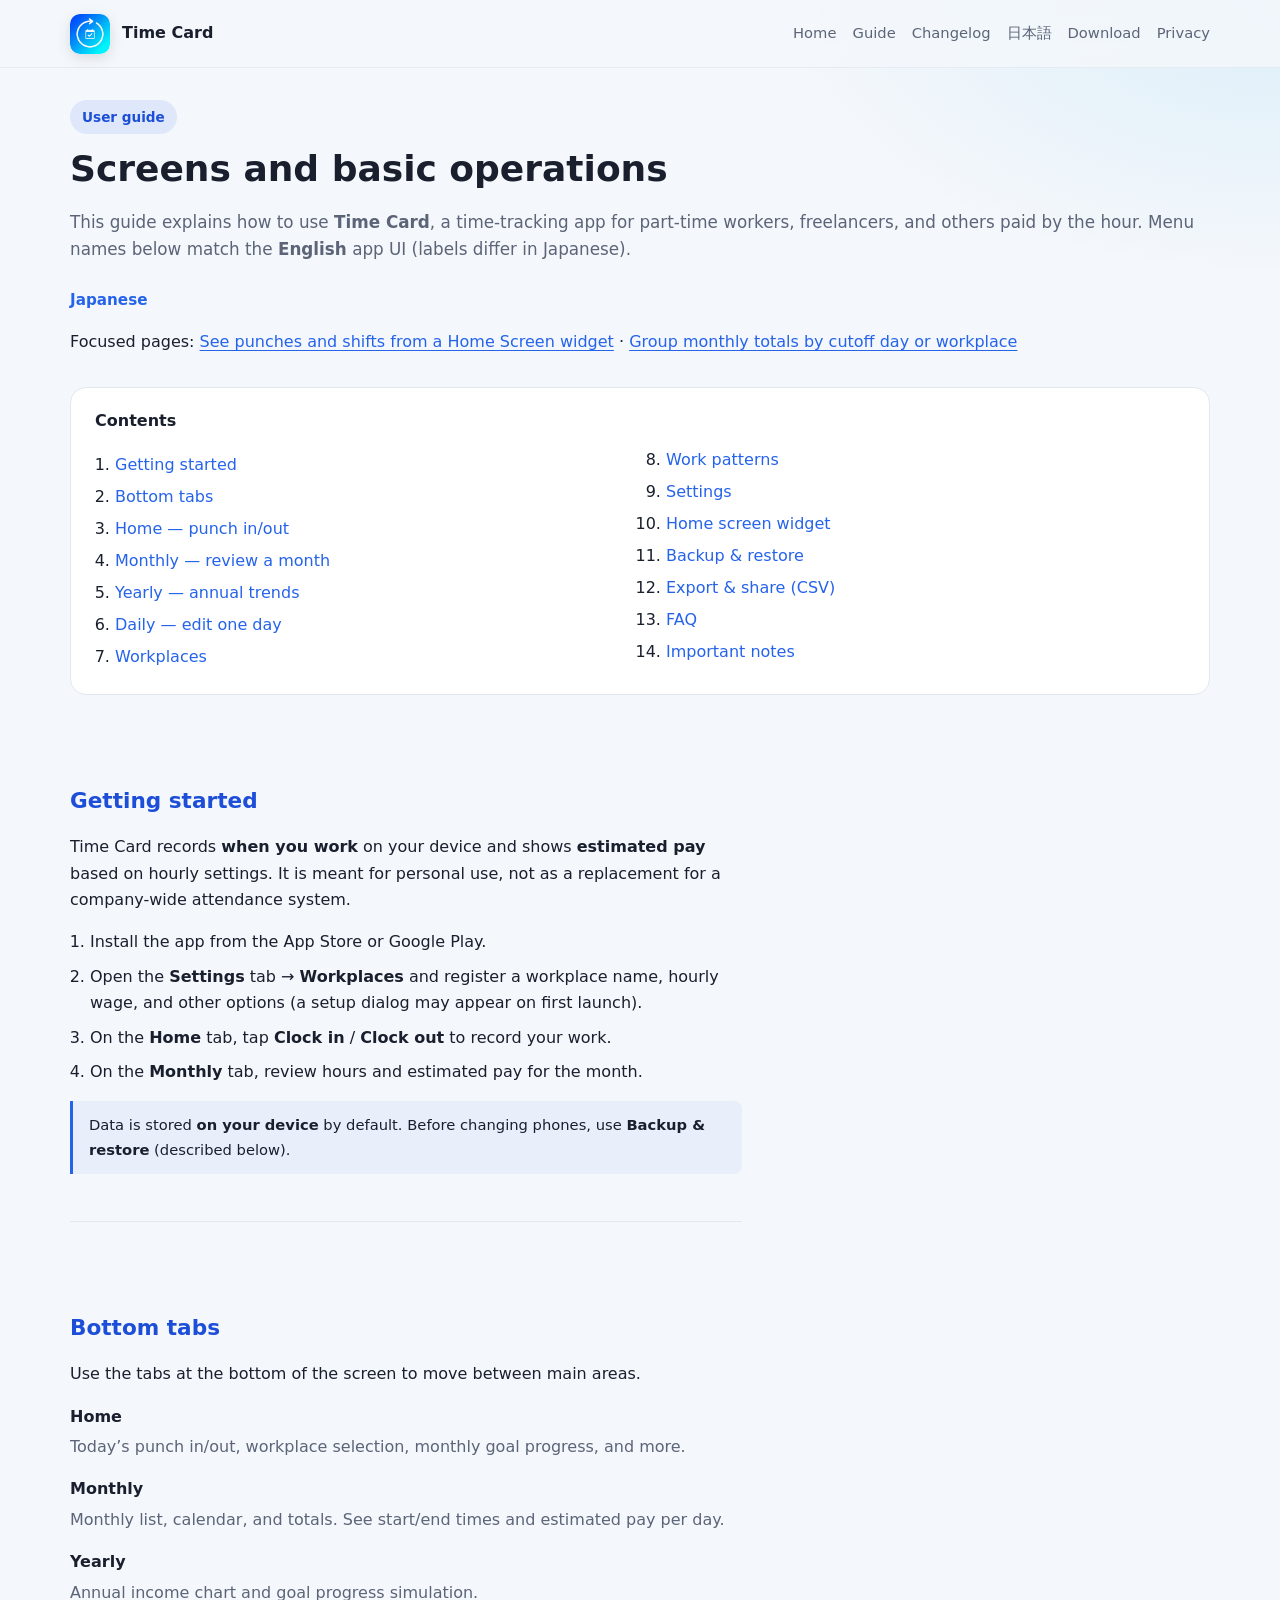
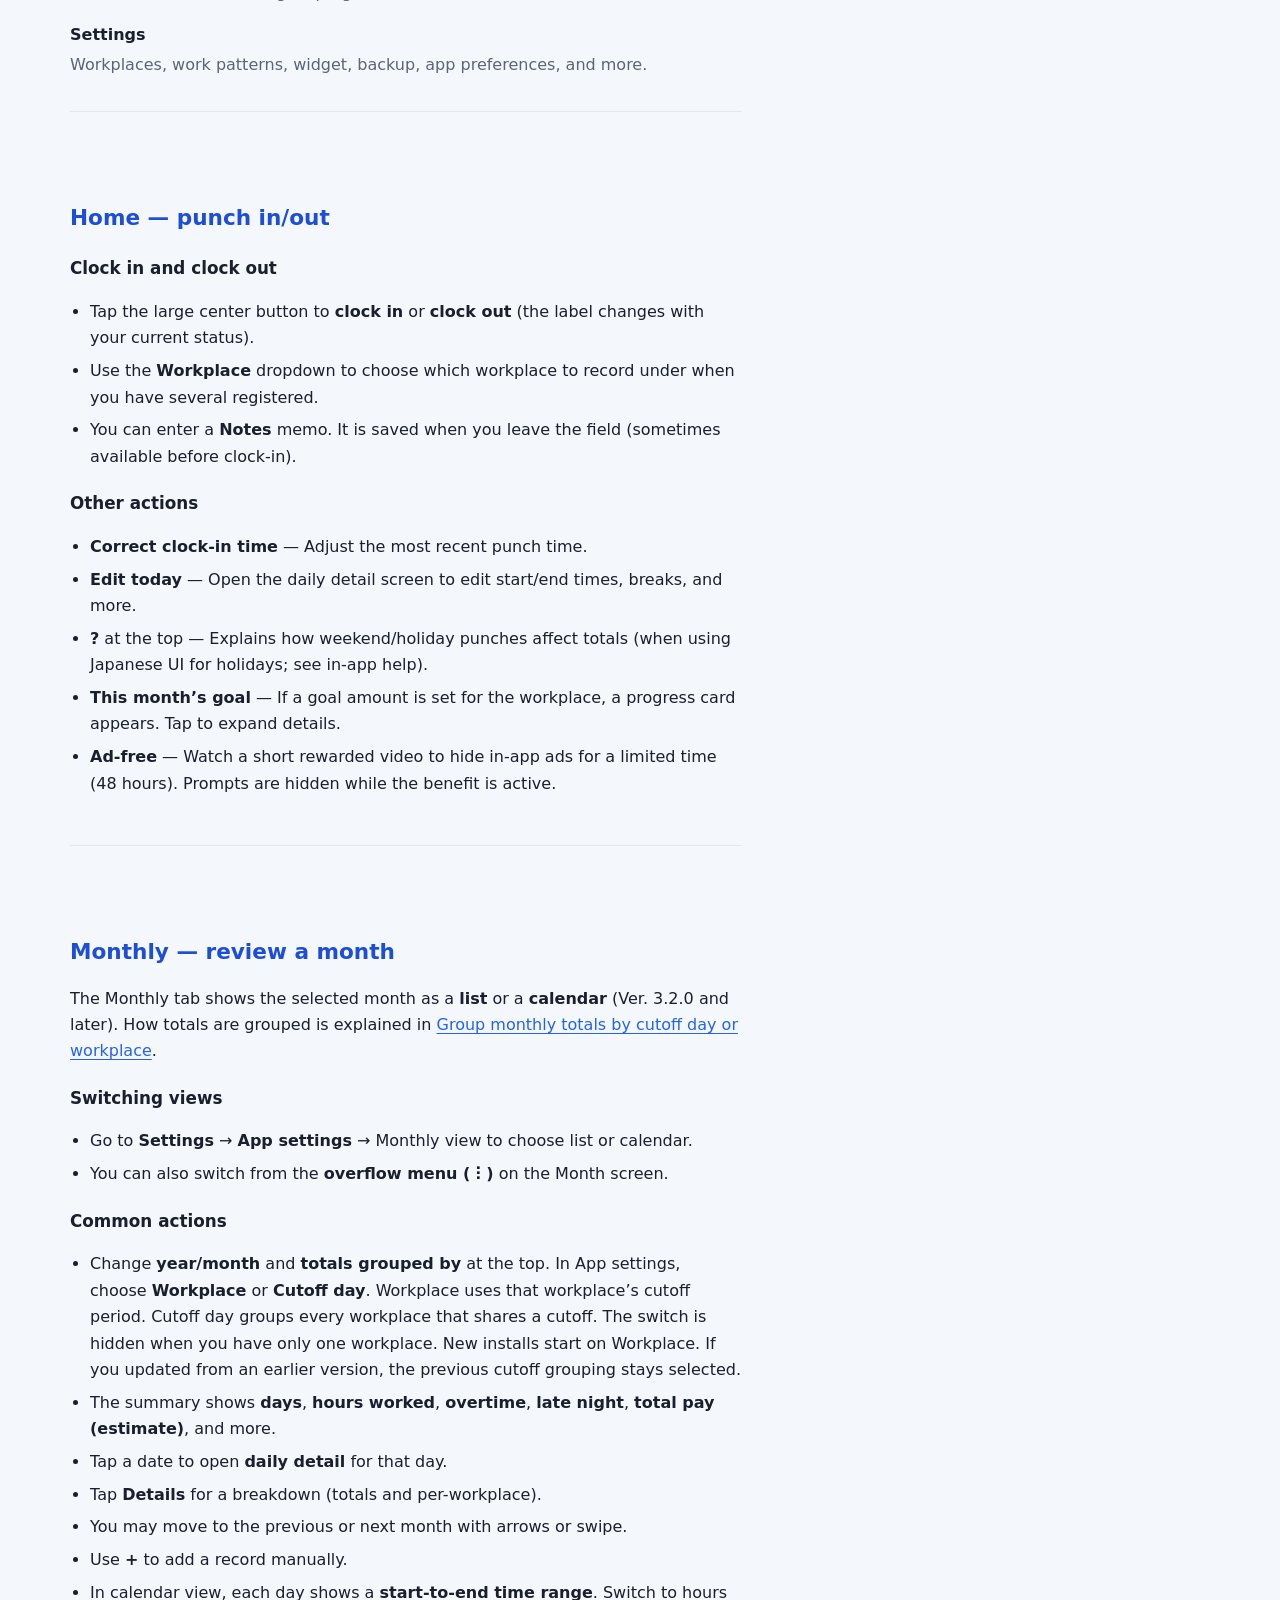
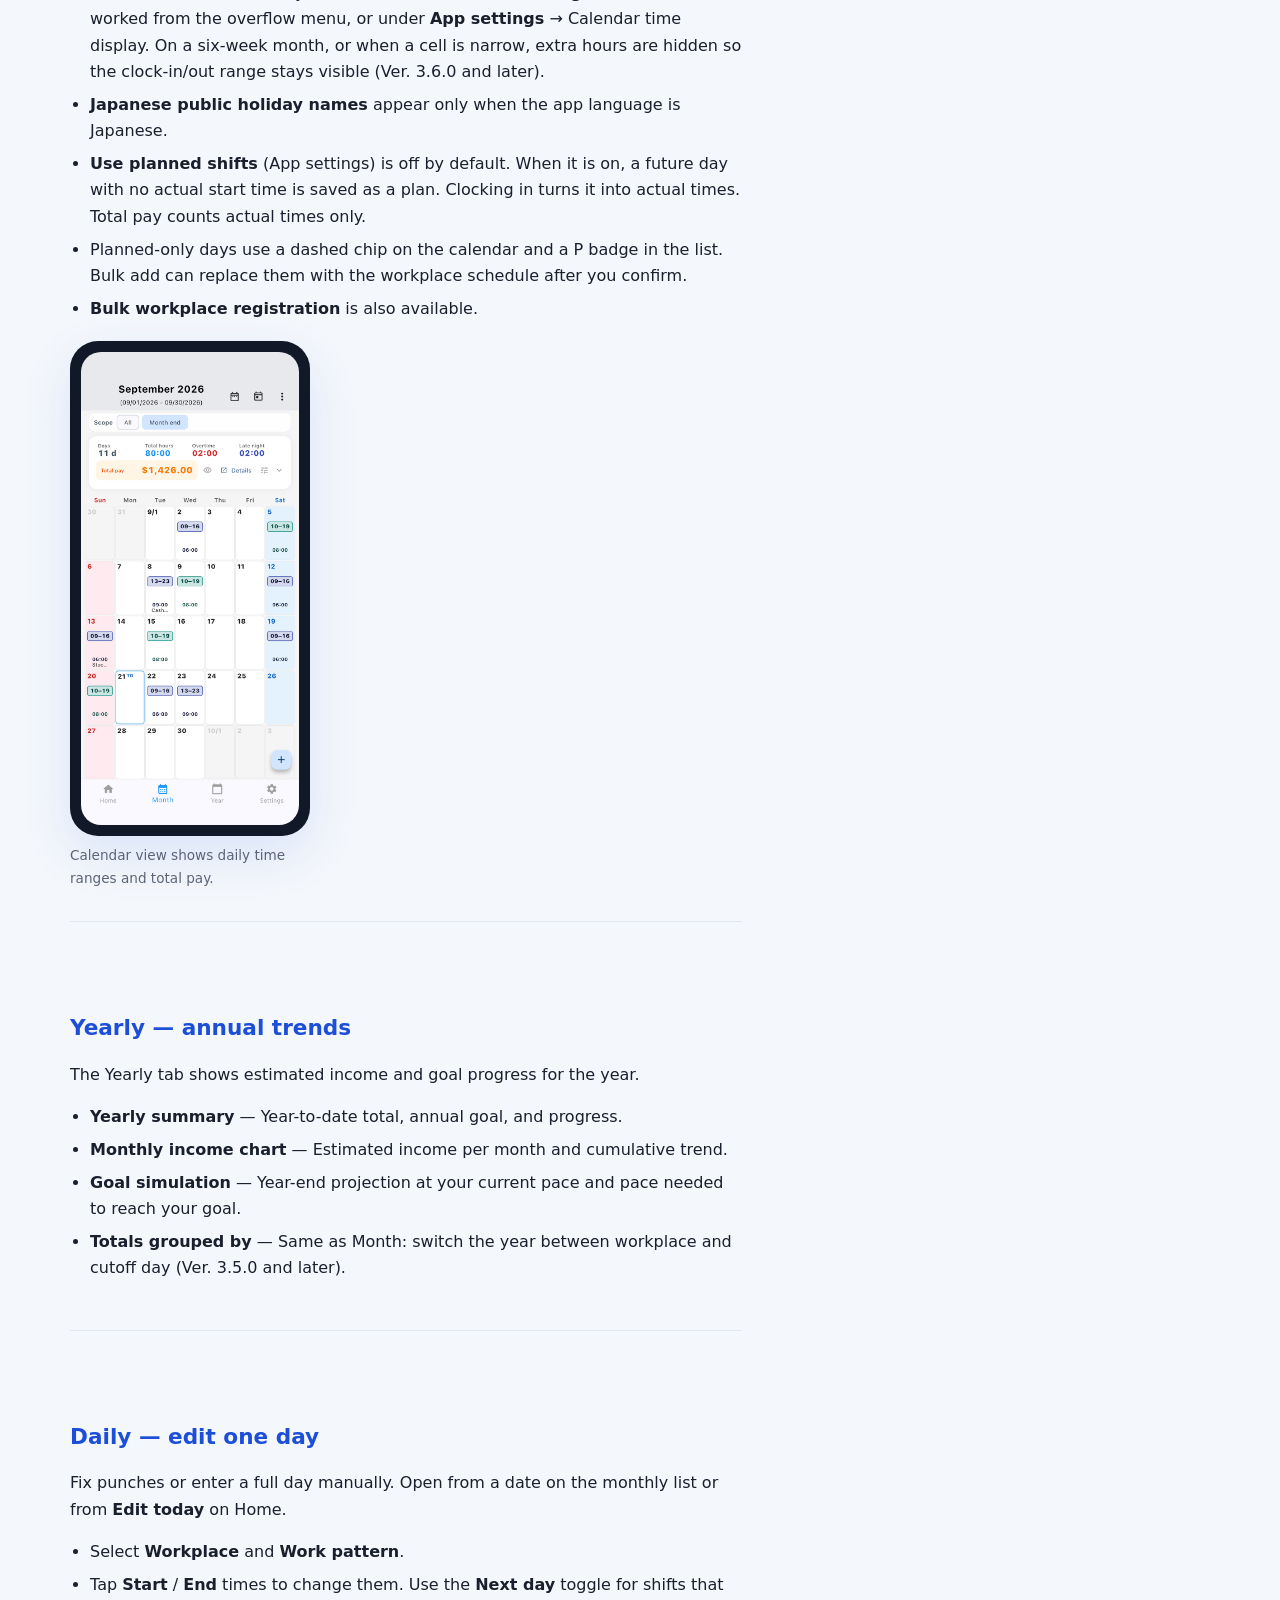
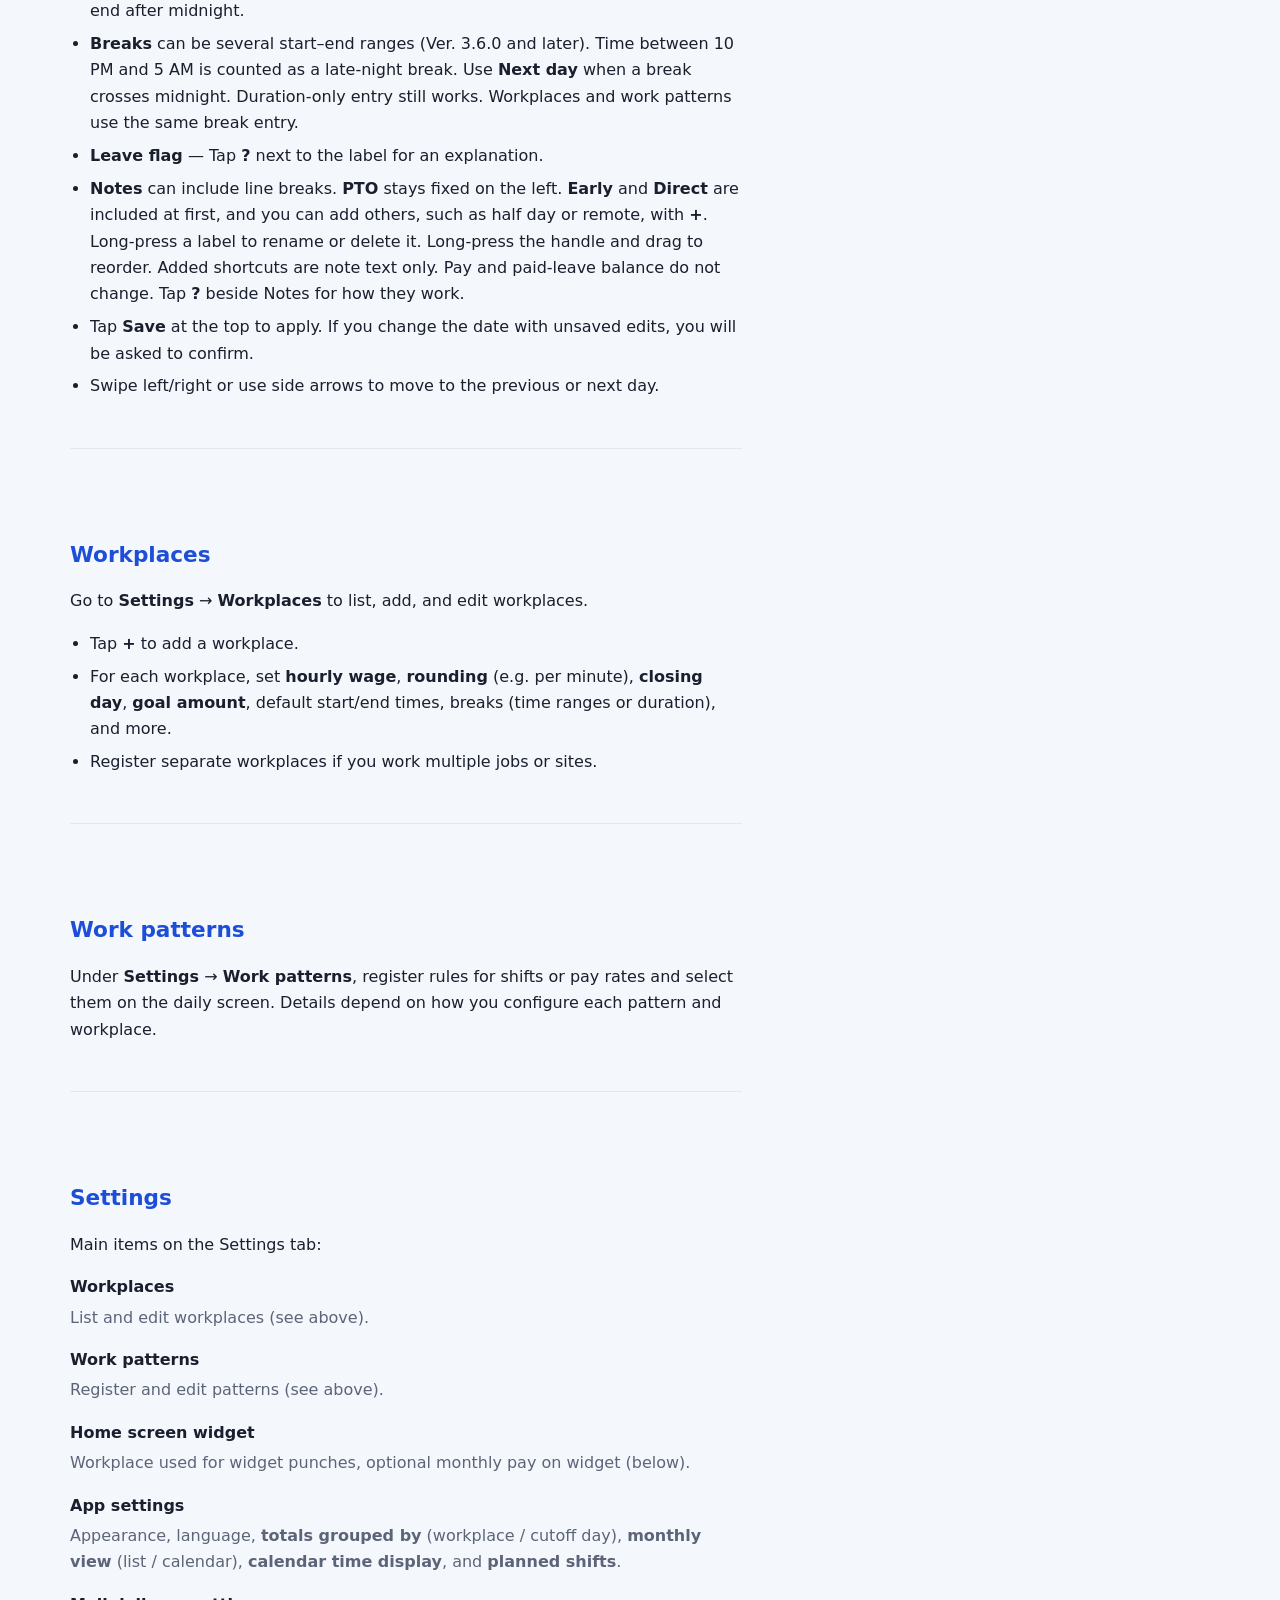
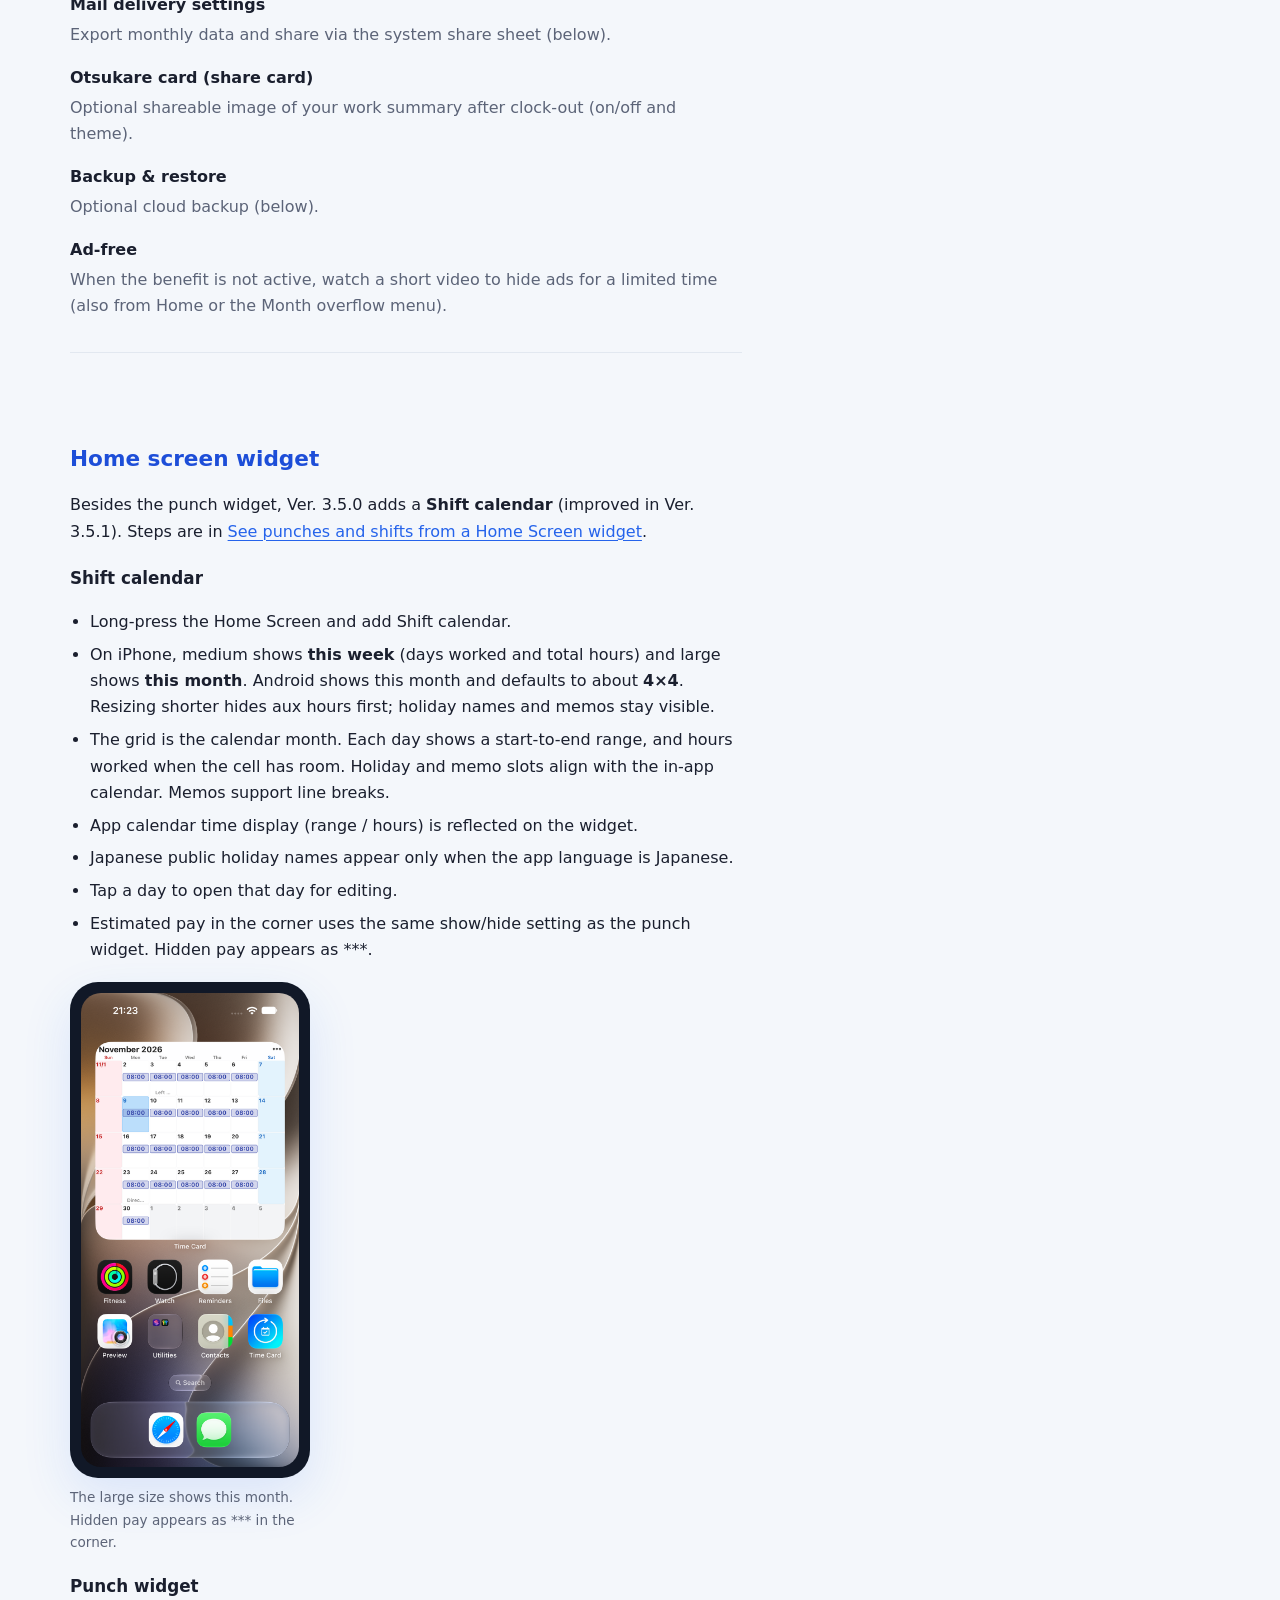
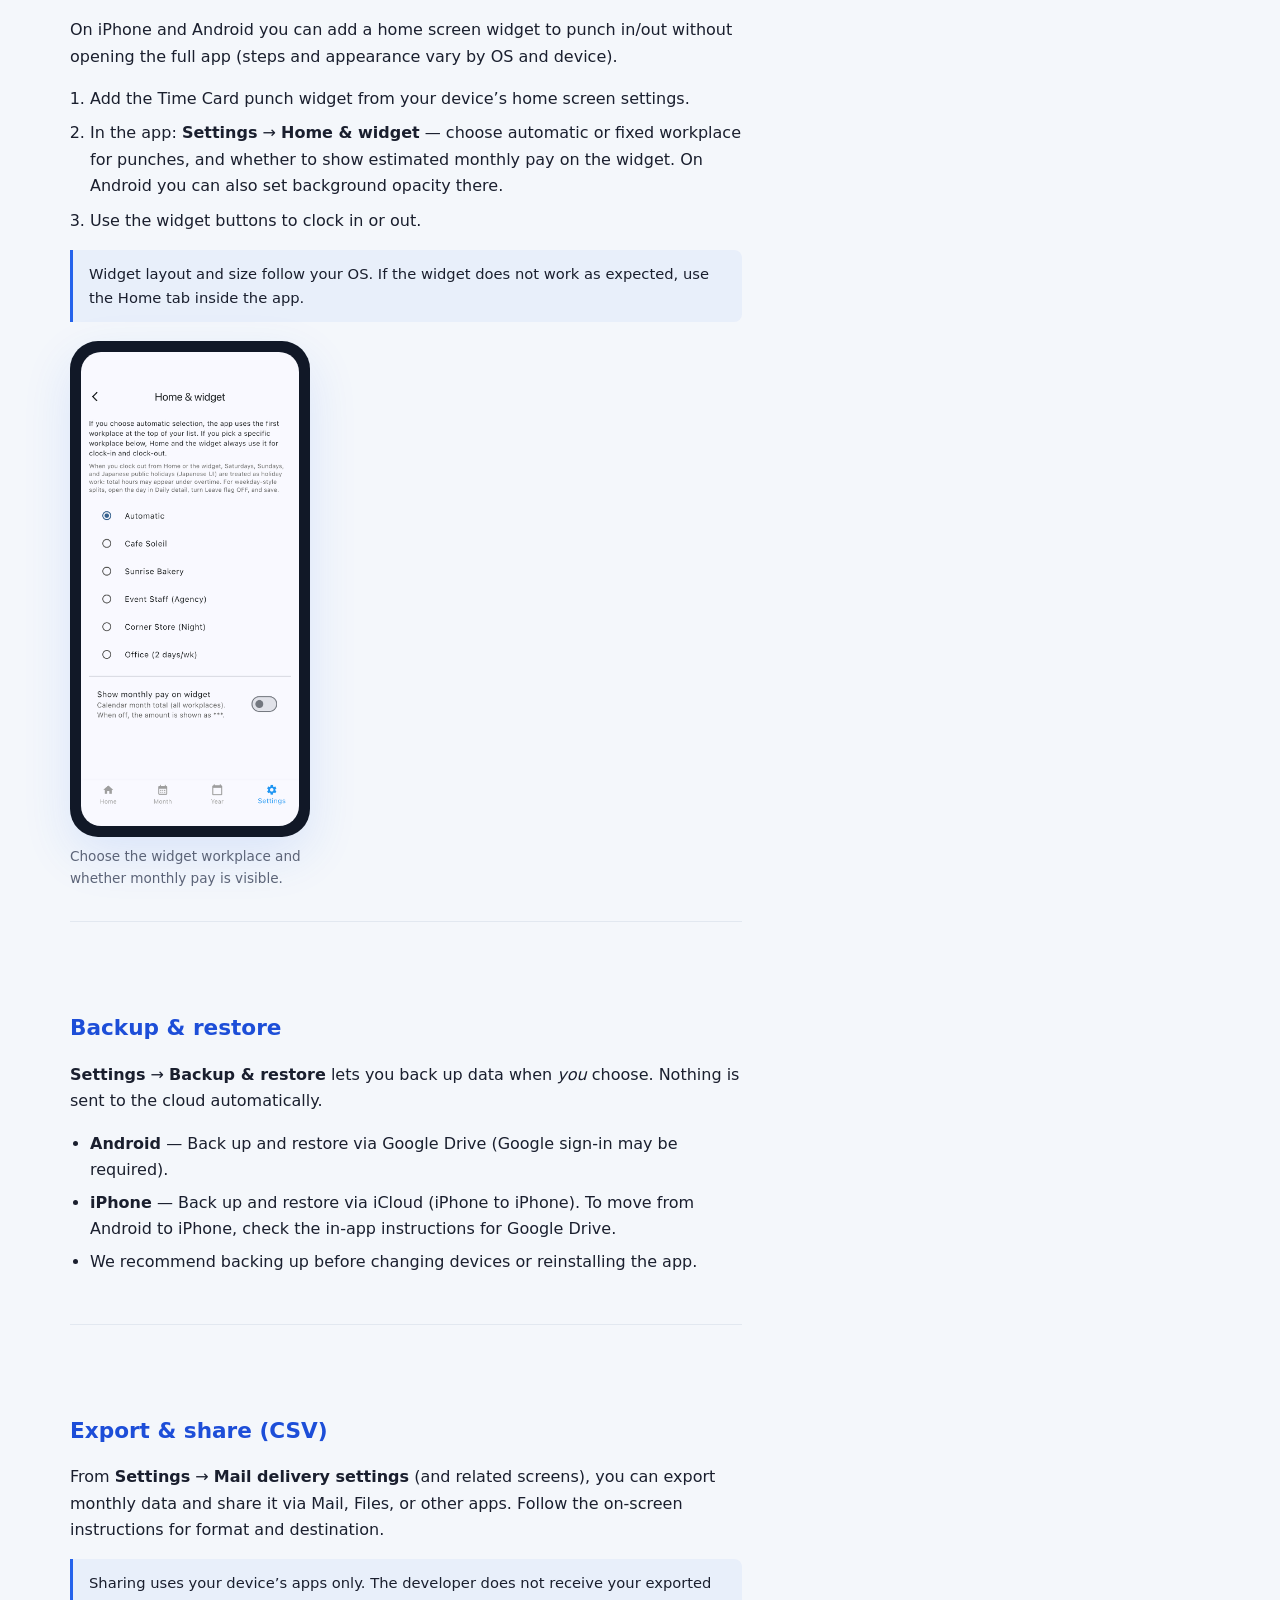
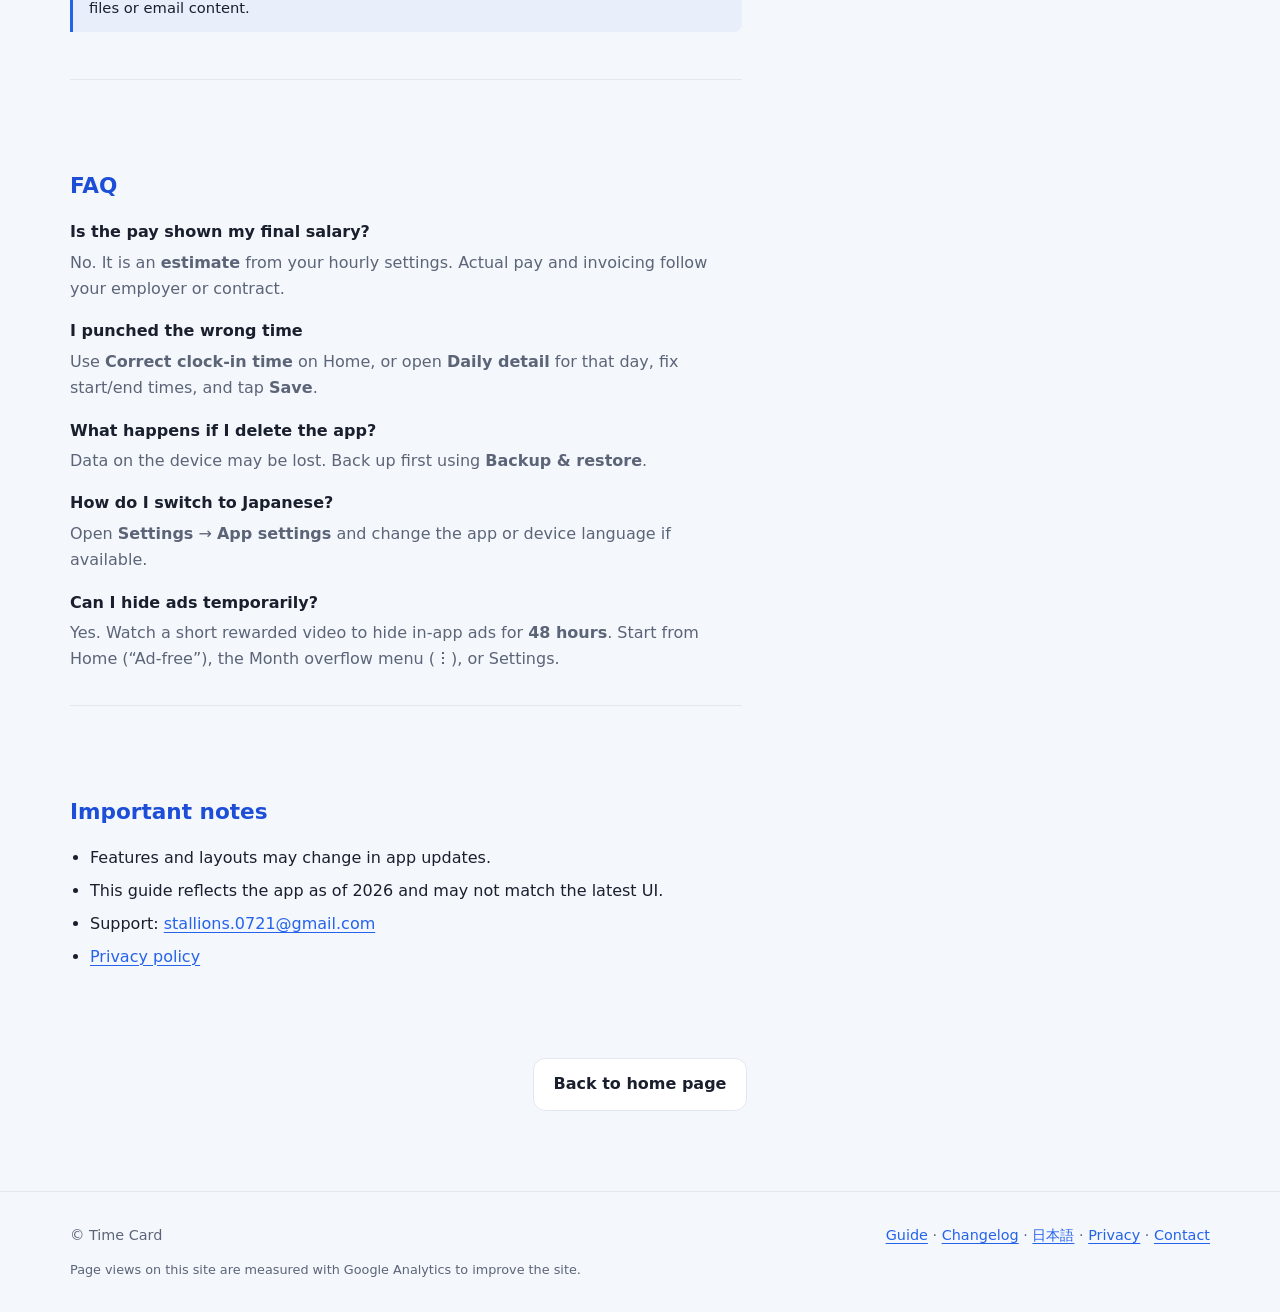
<file: help-en.html>
<!DOCTYPE html>
<html lang="en">
  <head>
    <meta charset="UTF-8" />
    <meta name="viewport" content="width=device-width, initial-scale=1" />
    <title>How to use Time Card | Clock in, monthly summary, workplaces</title>
    <meta
      name="description"
      content="User guide for the free Time Card app: one-tap punch, monthly list and calendar, yearly charts, workplaces, backup, and home screen widgets."
    />
    <meta name="robots" content="index, follow, max-image-preview:large" />
    <meta name="author" content="Time Card" />
    <link
      rel="canonical"
      href="https://stallions0721.github.io/timecard-app-site/help-en.html"
    />
    <link
      rel="alternate"
      hreflang="ja"
      href="https://stallions0721.github.io/timecard-app-site/help.html"
    />
    <link
      rel="alternate"
      hreflang="en"
      href="https://stallions0721.github.io/timecard-app-site/help-en.html"
    />
    <link
      rel="alternate"
      hreflang="x-default"
      href="https://stallions0721.github.io/timecard-app-site/help.html"
    />
    <meta property="og:type" content="article" />
    <meta property="og:site_name" content="Time Card" />
    <meta property="og:locale" content="en_US" />
    <meta
      property="og:title"
      content="How to use Time Card | Clock in, monthly summary, workplaces"
    />
    <meta
      property="og:description"
      content="One-tap punch, monthly and yearly summaries, workplaces, backup, and widgets. A guide to the free Time Card app."
    />
    <meta
      property="og:url"
      content="https://stallions0721.github.io/timecard-app-site/help-en.html"
    />
    <meta
      property="og:image"
      content="https://stallions0721.github.io/timecard-app-site/assets/og-image-en.png"
    />
    <meta property="og:image:width" content="1200" />
    <meta property="og:image:height" content="630" />
    <meta name="twitter:card" content="summary_large_image" />
    <meta
      name="twitter:title"
      content="How to use Time Card | Clock in, monthly summary, workplaces"
    />
    <meta
      name="twitter:description"
      content="Screen-by-screen guide to the free Time Card time-tracking app."
    />
    <meta
      name="twitter:image"
      content="https://stallions0721.github.io/timecard-app-site/assets/og-image-en.png"
    />
    <meta name="theme-color" content="#2563eb" />
    <link rel="icon" type="image/png" href="assets/app-icon.png" />
    <link rel="stylesheet" href="styles.css" />
    <script type="application/ld+json">
      {
        "@context": "https://schema.org",
        "@graph": [
          {
            "@type": "BreadcrumbList",
            "itemListElement": [
              {
                "@type": "ListItem",
                "position": 1,
                "name": "Time Card",
                "item": "https://stallions0721.github.io/timecard-app-site/index-en.html"
              },
              {
                "@type": "ListItem",
                "position": 2,
                "name": "User guide",
                "item": "https://stallions0721.github.io/timecard-app-site/help-en.html"
              }
            ]
          },
          {
            "@type": "FAQPage",
            "mainEntity": [
              {
                "@type": "Question",
                "name": "Is the pay shown my final salary?",
                "acceptedAnswer": {
                  "@type": "Answer",
                  "text": "No. It is an estimate from your hourly settings. Actual pay and invoicing follow your employer or contract."
                }
              },
              {
                "@type": "Question",
                "name": "I punched the wrong time",
                "acceptedAnswer": {
                  "@type": "Answer",
                  "text": "Use Correct clock-in time on Home, or open Daily detail for that day, fix start/end times, and tap Save."
                }
              },
              {
                "@type": "Question",
                "name": "What happens if I delete the app?",
                "acceptedAnswer": {
                  "@type": "Answer",
                  "text": "Data on the device may be lost. Back up first using Backup & restore."
                }
              },
              {
                "@type": "Question",
                "name": "How do I switch to Japanese?",
                "acceptedAnswer": {
                  "@type": "Answer",
                  "text": "Open Settings → App settings and change the app or device language if available."
                }
              },
              {
                "@type": "Question",
                "name": "Can I hide ads temporarily?",
                "acceptedAnswer": {
                  "@type": "Answer",
                  "text": "Yes. Watch a short rewarded video to hide in-app ads for 48 hours. Start from Home (Ad-free), the Month overflow menu, or Settings."
                }
              }
            ]
          }
        ]
      }
    </script>
  </head>
  <body>
    <header class="site-header">
      <div class="container inner">
        <a class="brand" href="index-en.html">
          <img src="assets/app-icon.png" width="40" height="40" alt="" />
          <span>Time Card</span>
        </a>
        <nav class="nav" aria-label="Site navigation">
          <a href="index-en.html">Home</a>
          <a href="help-en.html" aria-current="page">Guide</a>
          <a href="changelog-en.html">Changelog</a>
          <a href="help.html" hreflang="ja">日本語</a>
          <a href="index-en.html#download">Download</a>
          <a href="privacy-en.html">Privacy</a>
        </nav>
      </div>
    </header>

    <main class="guide-page">
      <div class="container">
        <header class="guide-header">
          <p class="eyebrow">User guide</p>
          <h1>Screens and basic operations</h1>
          <p class="lead">
            This guide explains how to use <strong>Time Card</strong>, a time-tracking app for part-time workers, freelancers, and others paid by the hour. Menu names below match the <strong>English</strong> app UI (labels differ in Japanese).
          </p>
          <p class="lang-switch">
            <a href="help.html" hreflang="ja">Japanese</a>
          </p>
          <p>
            Focused pages:
            <a href="widget-shift-en.html">See punches and shifts from a Home Screen widget</a>
            ·
            <a href="monthly-totals-en.html">Group monthly totals by cutoff day or workplace</a>
          </p>
        </header>

        <nav class="guide-toc" aria-label="Table of contents">
          <h2 class="guide-toc-title">Contents</h2>
          <ol>
            <li><a href="#start">Getting started</a></li>
            <li><a href="#tabs">Bottom tabs</a></li>
            <li><a href="#home">Home — punch in/out</a></li>
            <li><a href="#month">Monthly — review a month</a></li>
            <li><a href="#year">Yearly — annual trends</a></li>
            <li><a href="#daily">Daily — edit one day</a></li>
            <li><a href="#workplace">Workplaces</a></li>
            <li><a href="#pattern">Work patterns</a></li>
            <li><a href="#settings">Settings</a></li>
            <li><a href="#widget">Home screen widget</a></li>
            <li><a href="#backup">Backup &amp; restore</a></li>
            <li><a href="#export">Export &amp; share (CSV)</a></li>
            <li><a href="#faq">FAQ</a></li>
            <li><a href="#notes">Important notes</a></li>
          </ol>
        </nav>

        <article class="guide-body">
          <section id="start" class="guide-section">
            <h2>Getting started</h2>
            <p>
              Time Card records <strong>when you work</strong> on your device and shows <strong>estimated pay</strong> based on hourly settings. It is meant for personal use, not as a replacement for a company-wide attendance system.
            </p>
            <ol class="guide-steps">
              <li>Install the app from the App Store or Google Play.</li>
              <li>
                Open the <strong>Settings</strong> tab → <strong>Workplaces</strong> and register a workplace name, hourly wage, and other options (a setup dialog may appear on first launch).
              </li>
              <li>
                On the <strong>Home</strong> tab, tap <strong>Clock in</strong> / <strong>Clock out</strong> to record your work.
              </li>
              <li>
                On the <strong>Monthly</strong> tab, review hours and estimated pay for the month.
              </li>
            </ol>
            <p class="guide-note">
              Data is stored <strong>on your device</strong> by default. Before changing phones, use <strong>Backup &amp; restore</strong> (described below).
            </p>
          </section>

          <section id="tabs" class="guide-section">
            <h2>Bottom tabs</h2>
            <p>Use the tabs at the bottom of the screen to move between main areas.</p>
            <dl class="guide-dl">
              <dt>Home</dt>
              <dd>Today’s punch in/out, workplace selection, monthly goal progress, and more.</dd>
              <dt>Monthly</dt>
              <dd>Monthly list, calendar, and totals. See start/end times and estimated pay per day.</dd>
              <dt>Yearly</dt>
              <dd>Annual income chart and goal progress simulation.</dd>
              <dt>Settings</dt>
              <dd>Workplaces, work patterns, widget, backup, app preferences, and more.</dd>
            </dl>
          </section>

          <section id="home" class="guide-section">
            <h2>Home — punch in/out</h2>
            <h3>Clock in and clock out</h3>
            <ul>
              <li>
                Tap the large center button to <strong>clock in</strong> or <strong>clock out</strong> (the label changes with your current status).
              </li>
              <li>
                Use the <strong>Workplace</strong> dropdown to choose which workplace to record under when you have several registered.
              </li>
              <li>
                You can enter a <strong>Notes</strong> memo. It is saved when you leave the field (sometimes available before clock-in).
              </li>
            </ul>
            <h3>Other actions</h3>
            <ul>
              <li>
                <strong>Correct clock-in time</strong> — Adjust the most recent punch time.
              </li>
              <li>
                <strong>Edit today</strong> — Open the daily detail screen to edit start/end times, breaks, and more.
              </li>
              <li>
                <strong>?</strong> at the top — Explains how weekend/holiday punches affect totals (when using Japanese UI for holidays; see in-app help).
              </li>
              <li>
                <strong>This month’s goal</strong> — If a goal amount is set for the workplace, a progress card appears. Tap to expand details.
              </li>
              <li>
                <strong>Ad-free</strong> — Watch a short rewarded video to hide in-app ads for a limited time (48 hours). Prompts are hidden while the benefit is active.
              </li>
            </ul>
          </section>

          <section id="month" class="guide-section">
            <h2>Monthly — review a month</h2>
            <p>
              The Monthly tab shows the selected month as a <strong>list</strong> or a <strong>calendar</strong> (Ver. 3.2.0 and later). How totals are grouped is explained in
              <a href="monthly-totals-en.html">Group monthly totals by cutoff day or workplace</a>.
            </p>
            <h3>Switching views</h3>
            <ul>
              <li>
                Go to <strong>Settings</strong> → <strong>App settings</strong> → Monthly view to choose list or calendar.
              </li>
              <li>
                You can also switch from the <strong>overflow menu (︙)</strong> on the Month screen.
              </li>
            </ul>
            <h3>Common actions</h3>
            <ul>
              <li>
                Change <strong>year/month</strong> and <strong>totals grouped by</strong> at the top. In App settings, choose <strong>Workplace</strong> or <strong>Cutoff day</strong>. Workplace uses that workplace’s cutoff period. Cutoff day groups every workplace that shares a cutoff. The switch is hidden when you have only one workplace. New installs start on Workplace. If you updated from an earlier version, the previous cutoff grouping stays selected.
              </li>
              <li>
                The summary shows <strong>days</strong>, <strong>hours worked</strong>, <strong>overtime</strong>, <strong>late night</strong>, <strong>total pay (estimate)</strong>, and more.
              </li>
              <li>Tap a date to open <strong>daily detail</strong> for that day.</li>
              <li>
                Tap <strong>Details</strong> for a breakdown (totals and per-workplace).
              </li>
              <li>You may move to the previous or next month with arrows or swipe.</li>
              <li>Use <strong>+</strong> to add a record manually.</li>
              <li>
                In calendar view, each day shows a <strong>start-to-end time range</strong>. Switch to hours worked from the overflow menu, or under <strong>App settings</strong> → Calendar time display. On a six-week month, or when a cell is narrow, extra hours are hidden so the clock-in/out range stays visible (Ver. 3.6.0 and later).
              </li>
              <li>
                <strong>Japanese public holiday names</strong> appear only when the app language is Japanese.
              </li>
              <li>
                <strong>Use planned shifts</strong> (App settings) is off by default. When it is on, a future day with no actual start time is saved as a plan. Clocking in turns it into actual times. Total pay counts actual times only.
              </li>
              <li>
                Planned-only days use a dashed chip on the calendar and a P badge in the list. Bulk add can replace them with the workplace schedule after you confirm.
              </li>
              <li>
                <strong>Bulk workplace registration</strong> is also available.
              </li>
            </ul>
            <figure class="guide-shot">
              <div class="phone-frame">
                <img
                  src="assets/screenshots/en/month-calendar.png"
                  alt="Monthly calendar with daily time ranges"
                  width="240"
                  height="521"
                  loading="lazy"
                />
              </div>
              <figcaption>Calendar view shows daily time ranges and total pay.</figcaption>
            </figure>
          </section>

          <section id="year" class="guide-section">
            <h2>Yearly — annual trends</h2>
            <p>The Yearly tab shows estimated income and goal progress for the year.</p>
            <ul>
              <li><strong>Yearly summary</strong> — Year-to-date total, annual goal, and progress.</li>
              <li><strong>Monthly income chart</strong> — Estimated income per month and cumulative trend.</li>
              <li><strong>Goal simulation</strong> — Year-end projection at your current pace and pace needed to reach your goal.</li>
              <li><strong>Totals grouped by</strong> — Same as Month: switch the year between workplace and cutoff day (Ver. 3.5.0 and later).</li>
            </ul>
          </section>

          <section id="daily" class="guide-section">
            <h2>Daily — edit one day</h2>
            <p>
              Fix punches or enter a full day manually. Open from a date on the monthly list or from <strong>Edit today</strong> on Home.
            </p>
            <ul>
              <li>Select <strong>Workplace</strong> and <strong>Work pattern</strong>.</li>
              <li>
                Tap <strong>Start</strong> / <strong>End</strong> times to change them. Use the <strong>Next day</strong> toggle for shifts that end after midnight.
              </li>
              <li>
                <strong>Breaks</strong> can be several start–end ranges (Ver. 3.6.0 and later). Time between 10 PM and 5 AM is counted as a late-night break. Use <strong>Next day</strong> when a break crosses midnight. Duration-only entry still works. Workplaces and work patterns use the same break entry.
              </li>
              <li>
                <strong>Leave flag</strong> — Tap <strong>?</strong> next to the label for an explanation.
              </li>
              <li>
                <strong>Notes</strong> can include line breaks. <strong>PTO</strong> stays fixed on the left. <strong>Early</strong> and <strong>Direct</strong> are included at first, and you can add others, such as half day or remote, with <strong>+</strong>. Long-press a label to rename or delete it. Long-press the handle and drag to reorder. Added shortcuts are note text only. Pay and paid-leave balance do not change. Tap <strong>?</strong> beside Notes for how they work.
              </li>
              <li>
                Tap <strong>Save</strong> at the top to apply. If you change the date with unsaved edits, you will be asked to confirm.
              </li>
              <li>Swipe left/right or use side arrows to move to the previous or next day.</li>
            </ul>
          </section>

          <section id="workplace" class="guide-section">
            <h2>Workplaces</h2>
            <p>
              Go to <strong>Settings</strong> → <strong>Workplaces</strong> to list, add, and edit workplaces.
            </p>
            <ul>
              <li>Tap <strong>+</strong> to add a workplace.</li>
              <li>
                For each workplace, set <strong>hourly wage</strong>, <strong>rounding</strong> (e.g. per minute), <strong>closing day</strong>, <strong>goal amount</strong>, default start/end times, breaks (time ranges or duration), and more.
              </li>
              <li>Register separate workplaces if you work multiple jobs or sites.</li>
            </ul>
          </section>

          <section id="pattern" class="guide-section">
            <h2>Work patterns</h2>
            <p>
              Under <strong>Settings</strong> → <strong>Work patterns</strong>, register rules for shifts or pay rates and select them on the daily screen. Details depend on how you configure each pattern and workplace.
            </p>
          </section>

          <section id="settings" class="guide-section">
            <h2>Settings</h2>
            <p>Main items on the Settings tab:</p>
            <dl class="guide-dl">
              <dt>Workplaces</dt>
              <dd>List and edit workplaces (see above).</dd>
              <dt>Work patterns</dt>
              <dd>Register and edit patterns (see above).</dd>
              <dt>Home screen widget</dt>
              <dd>Workplace used for widget punches, optional monthly pay on widget (below).</dd>
              <dt>App settings</dt>
              <dd>Appearance, language, <strong>totals grouped by</strong> (workplace / cutoff day), <strong>monthly view</strong> (list / calendar), <strong>calendar time display</strong>, and <strong>planned shifts</strong>.</dd>
              <dt>Mail delivery settings</dt>
              <dd>Export monthly data and share via the system share sheet (below).</dd>
              <dt>Otsukare card (share card)</dt>
              <dd>Optional shareable image of your work summary after clock-out (on/off and theme).</dd>
              <dt>Backup &amp; restore</dt>
              <dd>Optional cloud backup (below).</dd>
              <dt>Ad-free</dt>
              <dd>When the benefit is not active, watch a short video to hide ads for a limited time (also from Home or the Month overflow menu).</dd>
            </dl>
          </section>

          <section id="widget" class="guide-section">
            <h2>Home screen widget</h2>
            <p>
              Besides the punch widget, Ver. 3.5.0 adds a <strong>Shift calendar</strong> (improved in Ver. 3.5.1). Steps are in
              <a href="widget-shift-en.html">See punches and shifts from a Home Screen widget</a>.
            </p>
            <h3>Shift calendar</h3>
            <ul>
              <li>Long-press the Home Screen and add Shift calendar.</li>
              <li>
                On iPhone, medium shows <strong>this week</strong> (days worked and total hours) and large shows <strong>this month</strong>. Android shows this month and defaults to about <strong>4×4</strong>. Resizing shorter hides aux hours first; holiday names and memos stay visible.
              </li>
              <li>The grid is the calendar month. Each day shows a start-to-end range, and hours worked when the cell has room. Holiday and memo slots align with the in-app calendar. Memos support line breaks.</li>
              <li>App calendar time display (range / hours) is reflected on the widget.</li>
              <li>Japanese public holiday names appear only when the app language is Japanese.</li>
              <li>Tap a day to open that day for editing.</li>
              <li>
                Estimated pay in the corner uses the same show/hide setting as the punch widget. Hidden pay appears as ***.
              </li>
            </ul>
            <figure class="guide-shot">
              <div class="phone-frame">
                <img
                  src="assets/screenshots/en/shift-calendar.png"
                  alt="Home Screen shift calendar for October 2026 with daily time ranges and hidden pay"
                  width="240"
                  height="522"
                  loading="lazy"
                />
              </div>
              <figcaption>The large size shows this month. Hidden pay appears as *** in the corner.</figcaption>
            </figure>
            <h3>Punch widget</h3>
            <p>
              On iPhone and Android you can add a home screen widget to punch in/out without opening the full app (steps and appearance vary by OS and device).
            </p>
            <ol class="guide-steps">
              <li>Add the Time Card punch widget from your device’s home screen settings.</li>
              <li>
                In the app: <strong>Settings</strong> → <strong>Home &amp; widget</strong> — choose automatic or fixed workplace for punches, and whether to show estimated monthly pay on the widget. On Android you can also set background opacity there.
              </li>
              <li>Use the widget buttons to clock in or out.</li>
            </ol>
            <p class="guide-note">
              Widget layout and size follow your OS. If the widget does not work as expected, use the Home tab inside the app.
            </p>
            <figure class="guide-shot">
              <div class="phone-frame">
                <img
                  src="assets/screenshots/en/widget-settings.png"
                  alt="Home and widget settings with workplace and monthly pay toggle"
                  width="240"
                  height="521"
                  loading="lazy"
                />
              </div>
              <figcaption>Choose the widget workplace and whether monthly pay is visible.</figcaption>
            </figure>
          </section>

          <section id="backup" class="guide-section">
            <h2>Backup &amp; restore</h2>
            <p>
              <strong>Settings</strong> → <strong>Backup &amp; restore</strong> lets you back up data when <em>you</em> choose. Nothing is sent to the cloud automatically.
            </p>
            <ul>
              <li>
                <strong>Android</strong> — Back up and restore via Google Drive (Google sign-in may be required).
              </li>
              <li>
                <strong>iPhone</strong> — Back up and restore via iCloud (iPhone to iPhone). To move from Android to iPhone, check the in-app instructions for Google Drive.
              </li>
              <li>We recommend backing up before changing devices or reinstalling the app.</li>
            </ul>
          </section>

          <section id="export" class="guide-section">
            <h2>Export &amp; share (CSV)</h2>
            <p>
              From <strong>Settings</strong> → <strong>Mail delivery settings</strong> (and related screens), you can export monthly data and share it via Mail, Files, or other apps. Follow the on-screen instructions for format and destination.
            </p>
            <p class="guide-note">
              Sharing uses your device’s apps only. The developer does not receive your exported files or email content.
            </p>
          </section>

          <section id="faq" class="guide-section">
            <h2>FAQ</h2>
            <dl class="guide-dl">
              <dt>Is the pay shown my final salary?</dt>
              <dd>
                No. It is an <strong>estimate</strong> from your hourly settings. Actual pay and invoicing follow your employer or contract.
              </dd>
              <dt>I punched the wrong time</dt>
              <dd>
                Use <strong>Correct clock-in time</strong> on Home, or open <strong>Daily detail</strong> for that day, fix start/end times, and tap <strong>Save</strong>.
              </dd>
              <dt>What happens if I delete the app?</dt>
              <dd>
                Data on the device may be lost. Back up first using <strong>Backup &amp; restore</strong>.
              </dd>
              <dt>How do I switch to Japanese?</dt>
              <dd>
                Open <strong>Settings</strong> → <strong>App settings</strong> and change the app or device language if available.
              </dd>
              <dt>Can I hide ads temporarily?</dt>
              <dd>
                Yes. Watch a short rewarded video to hide in-app ads for <strong>48 hours</strong>. Start from Home (“Ad-free”), the Month overflow menu (︙), or Settings.
              </dd>
            </dl>
          </section>

          <section id="notes" class="guide-section">
            <h2>Important notes</h2>
            <ul>
              <li>Features and layouts may change in app updates.</li>
              <li>This guide reflects the app as of 2026 and may not match the latest UI.</li>
              <li>
                Support:
                <a href="mailto:stallions.0721@gmail.com">stallions.0721@gmail.com</a>
              </li>
              <li>
                <a href="privacy-en.html">Privacy policy</a>
              </li>
            </ul>
          </section>
        </article>

        <p class="guide-back">
          <a class="btn btn-secondary" href="index-en.html">Back to home page</a>
        </p>
      </div>
    </main>

    <footer class="site-footer">
      <div class="container inner">
        <span>© Time Card</span>
        <span>
          <a href="help-en.html">Guide</a>
          ·
          <a href="changelog-en.html">Changelog</a>
          ·
          <a href="help.html">日本語</a>
          ·
          <a href="privacy-en.html">Privacy</a>
          ·
          <a href="mailto:stallions.0721@gmail.com">Contact</a>
        </span>
        <p class="site-analytics-note">
          Page views on this site are measured with Google Analytics to improve the site.
        </p>
      </div>
    </footer>
    <script src="ga.js"></script>
  </body>
</html>
</file>
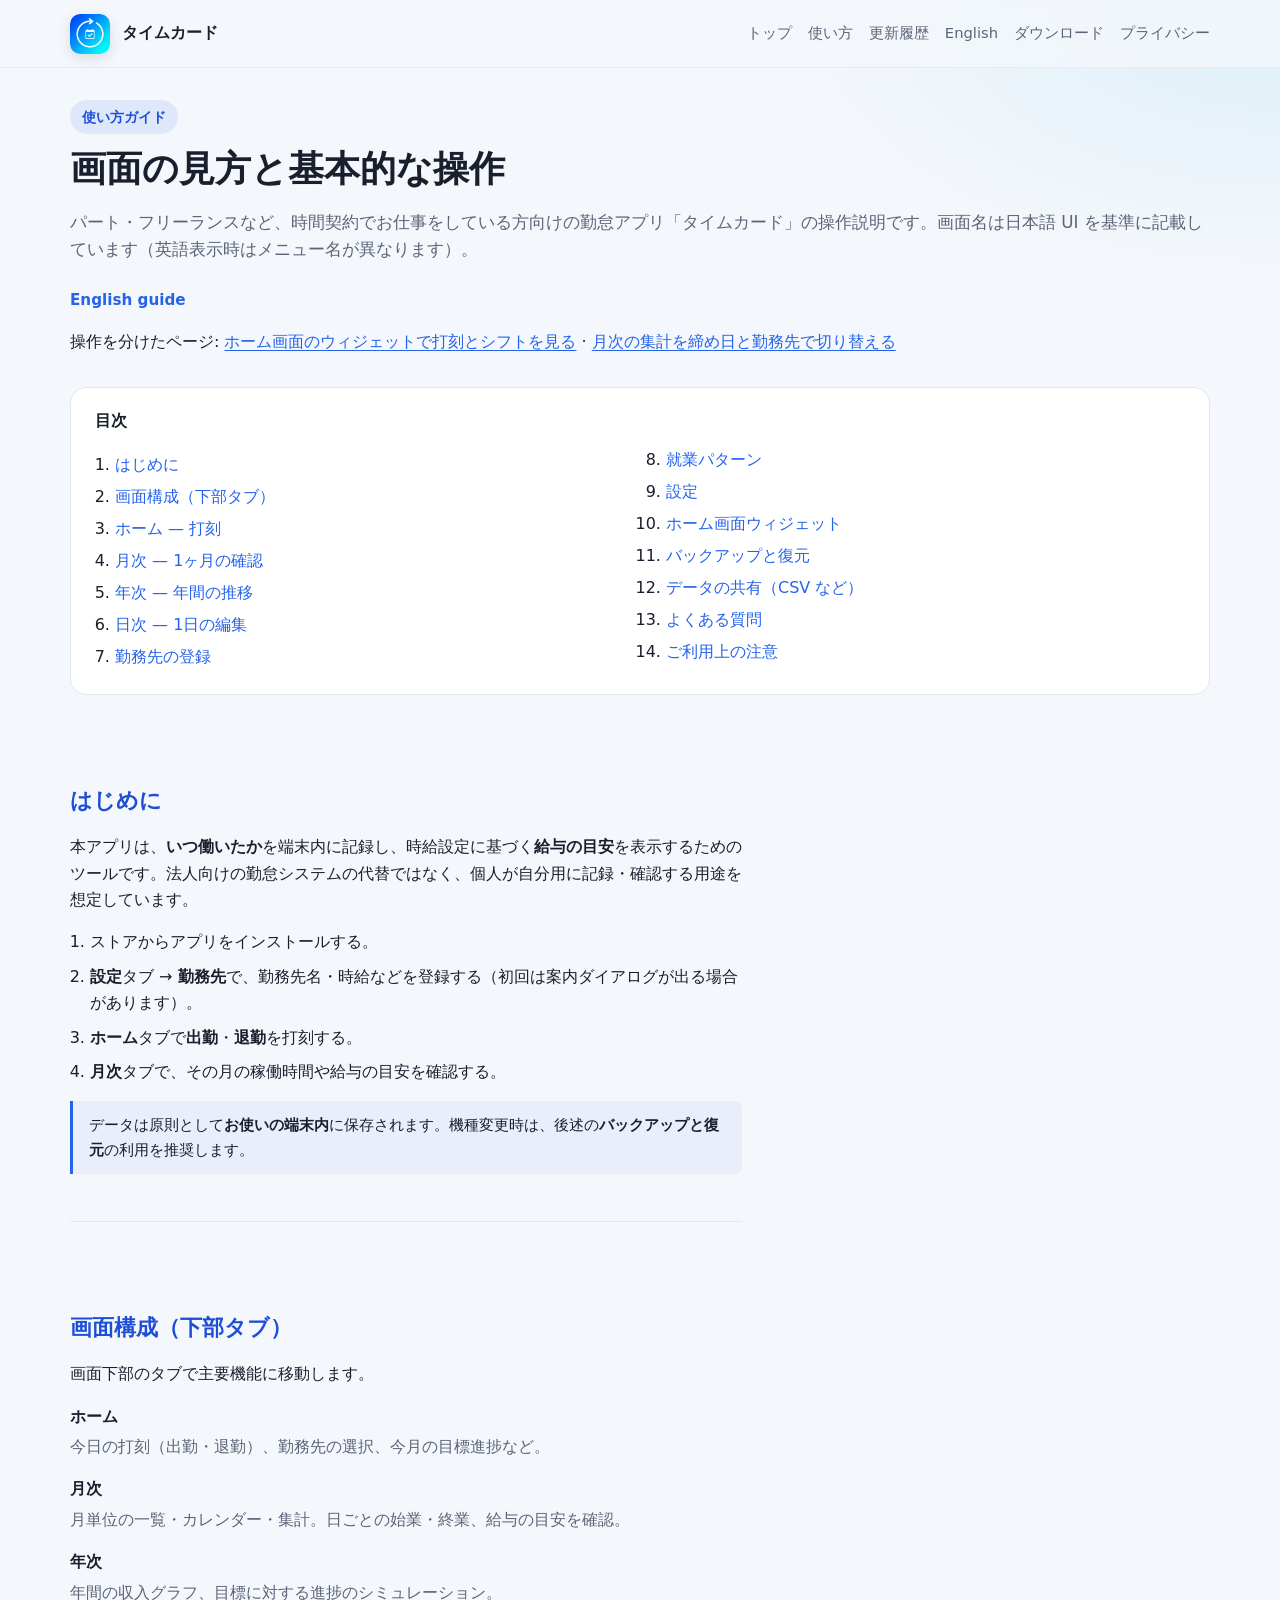
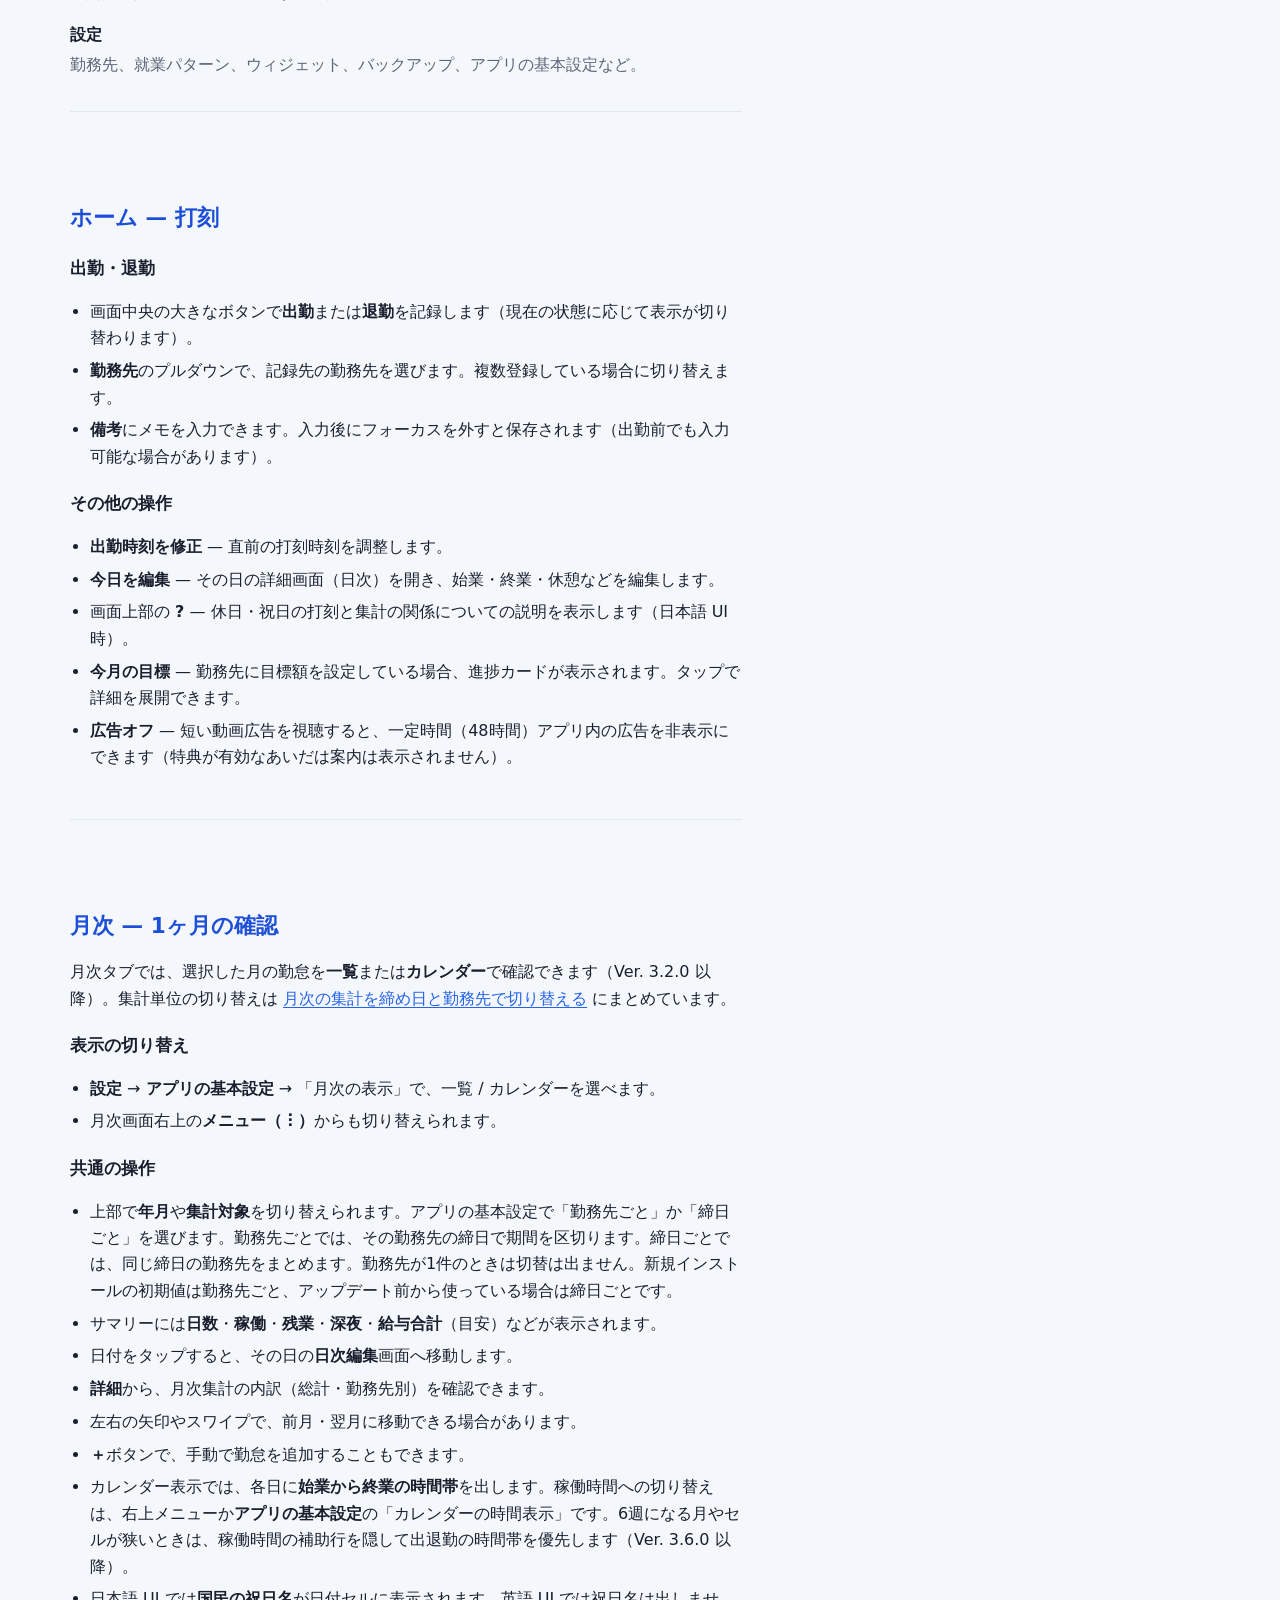
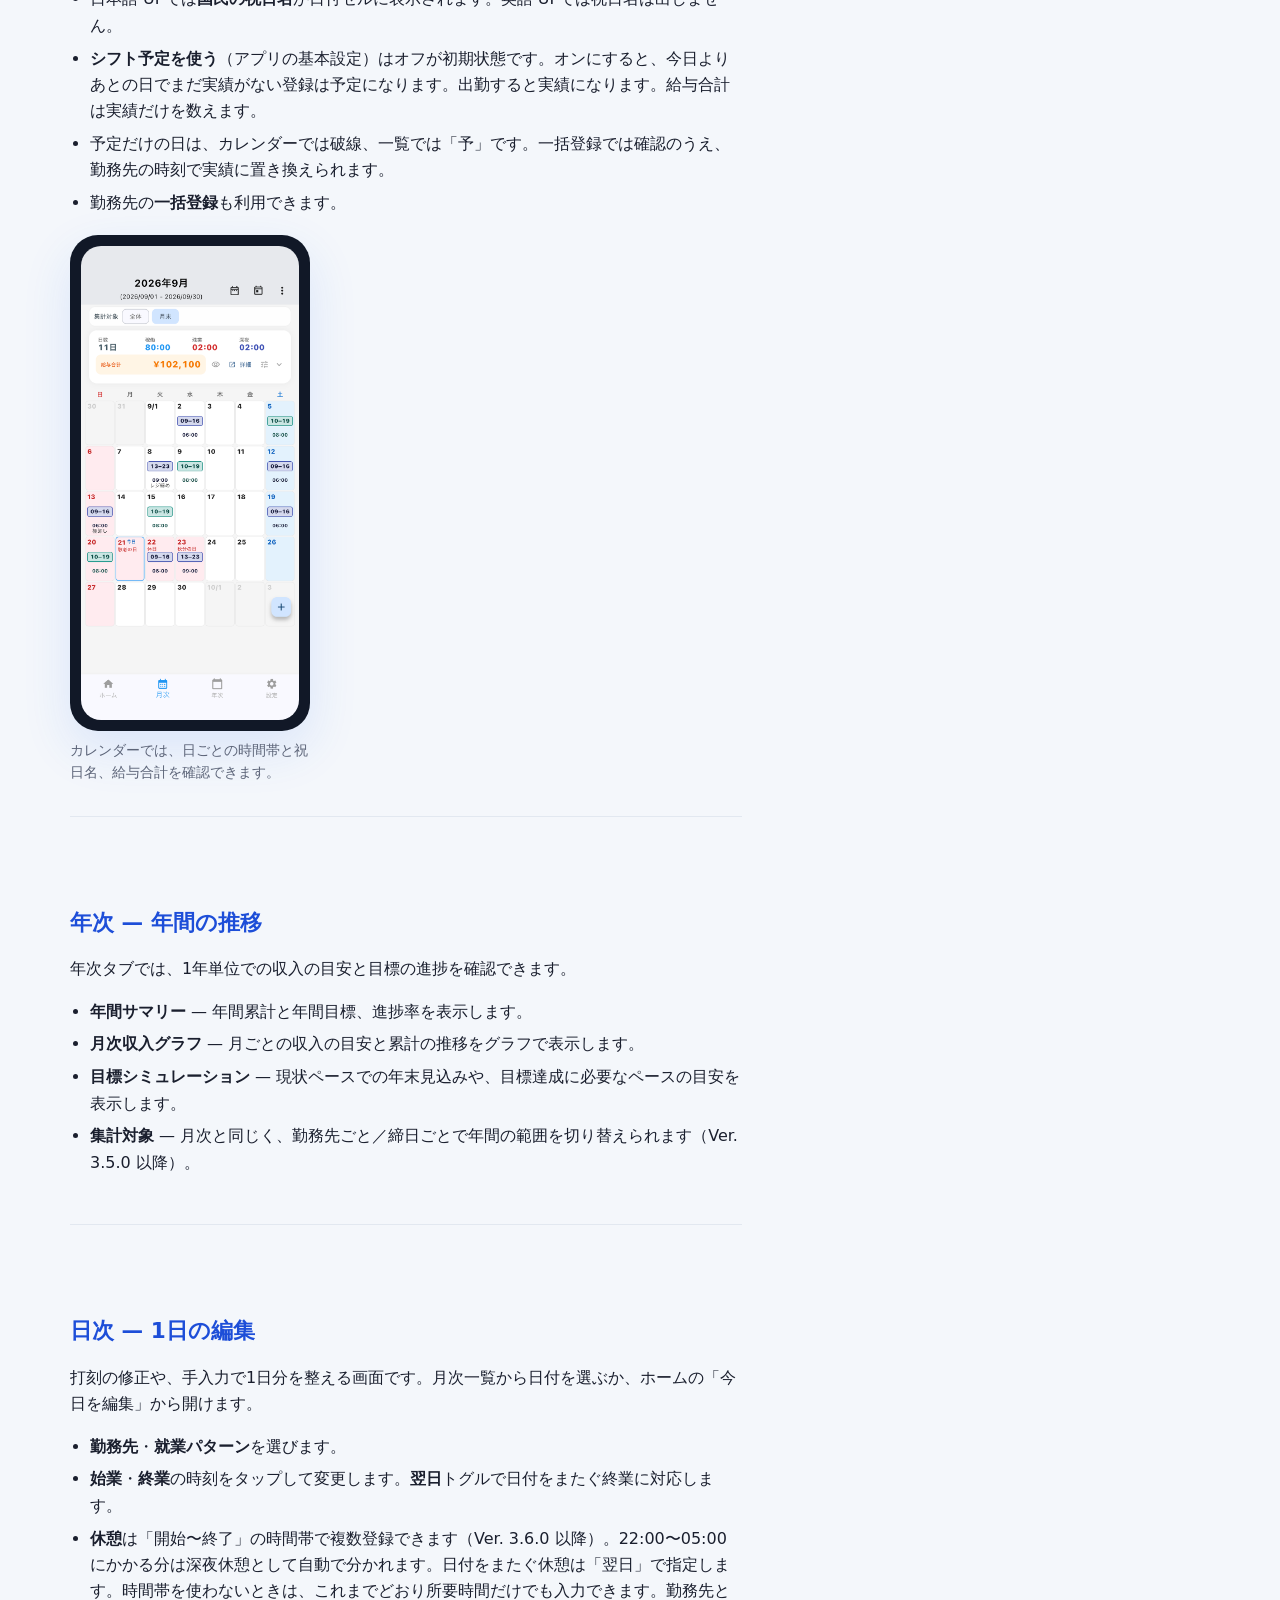
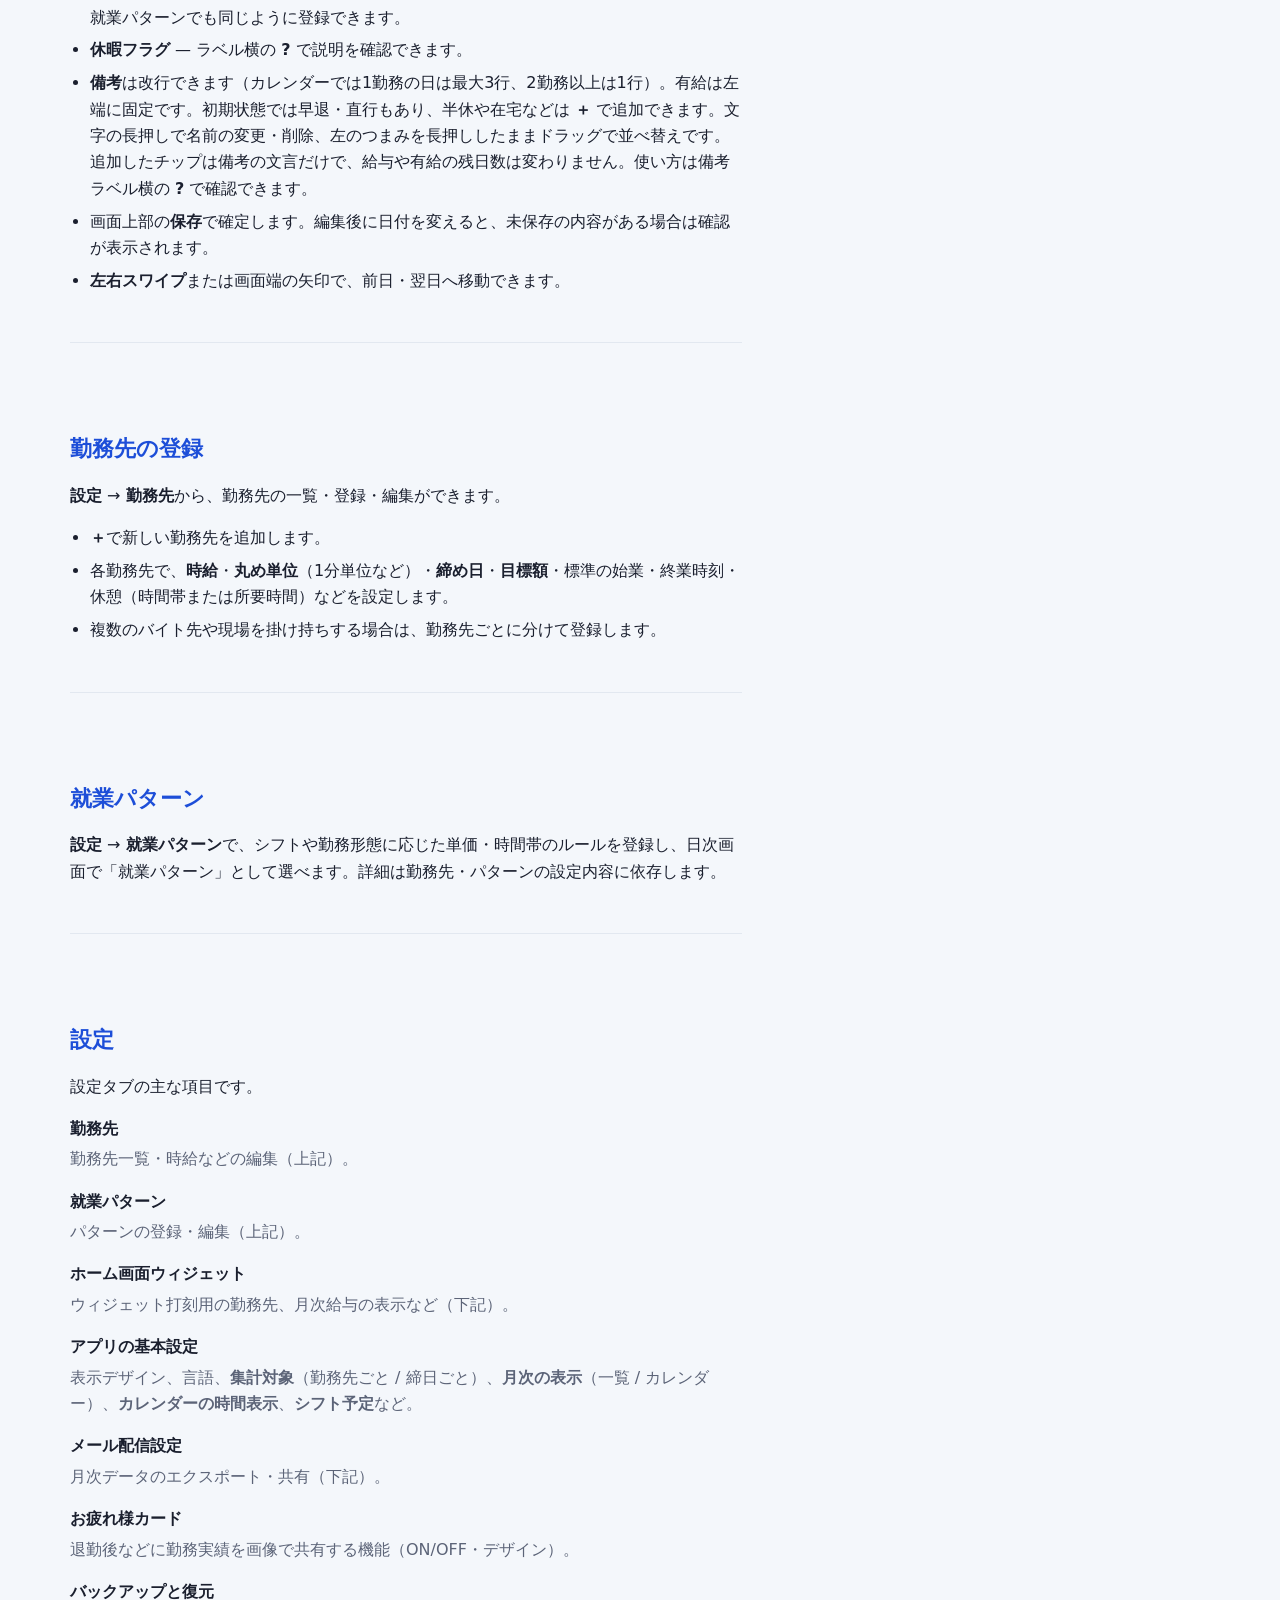
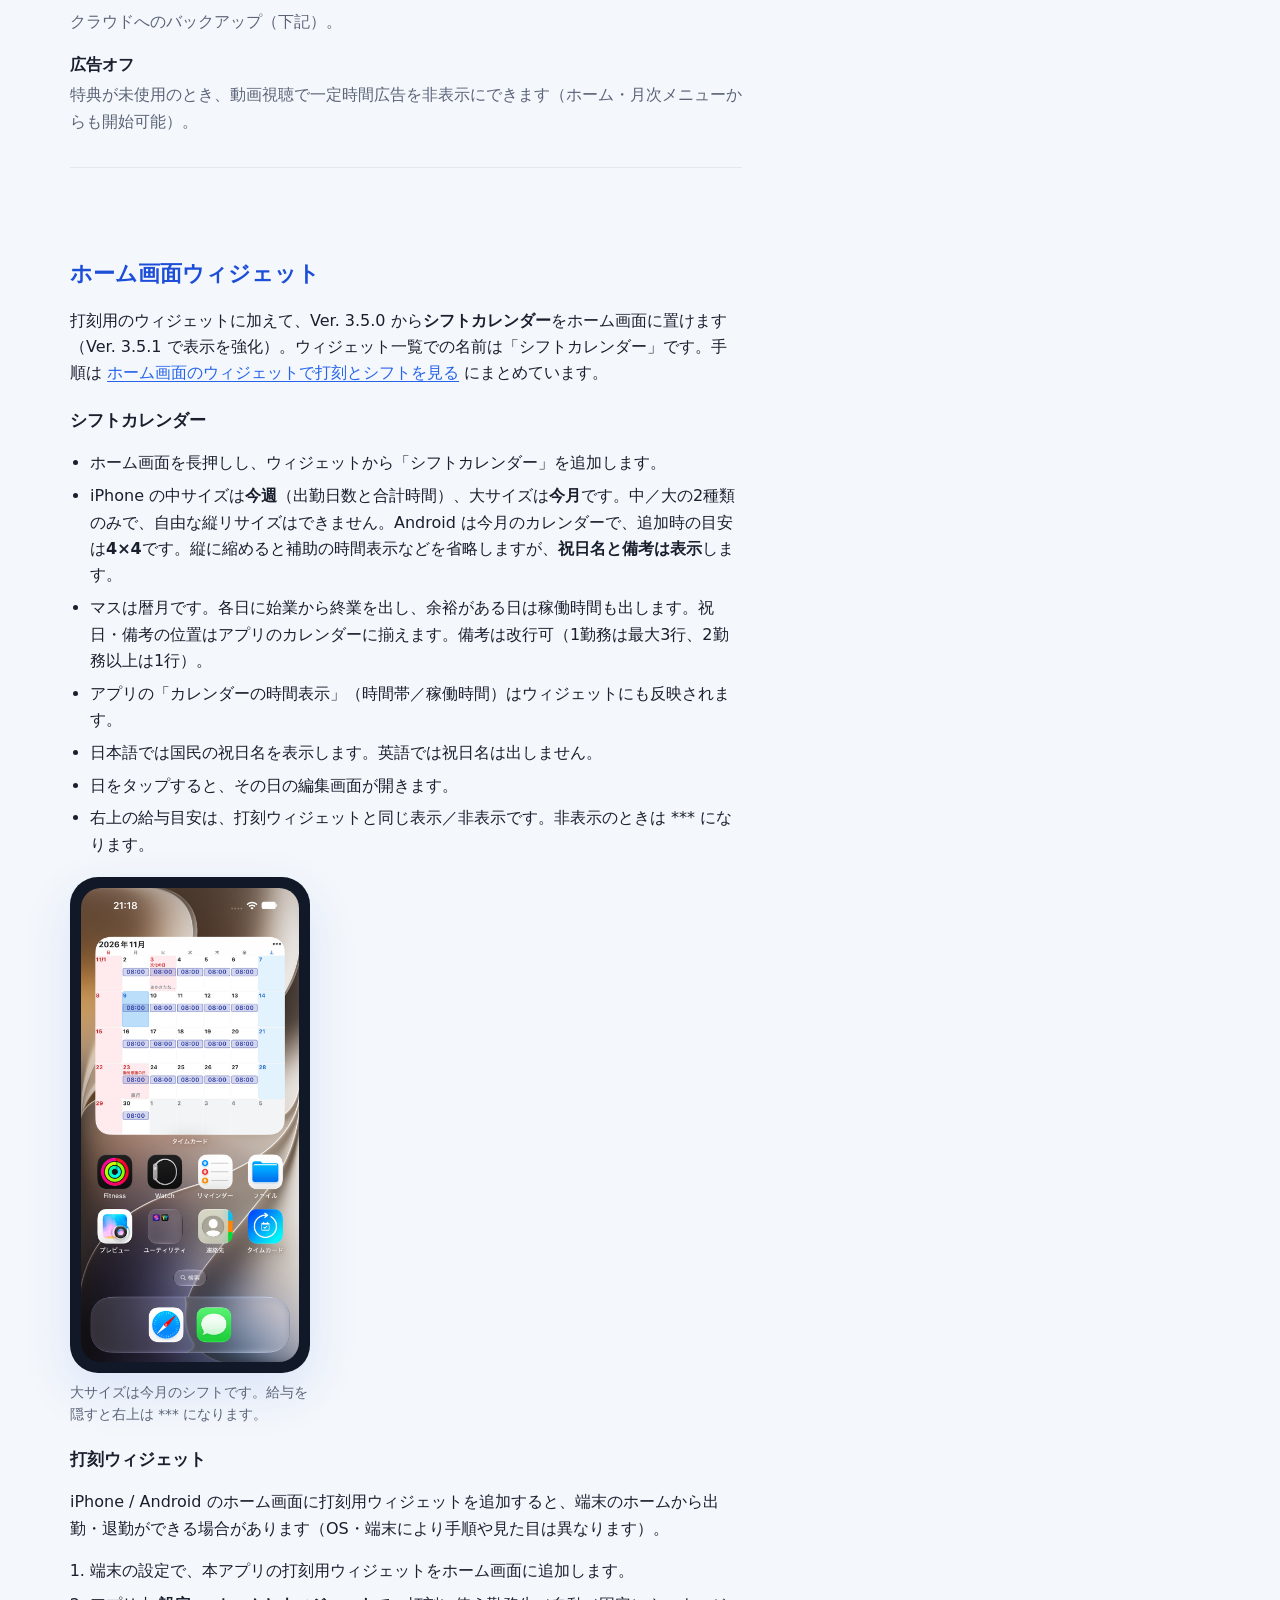
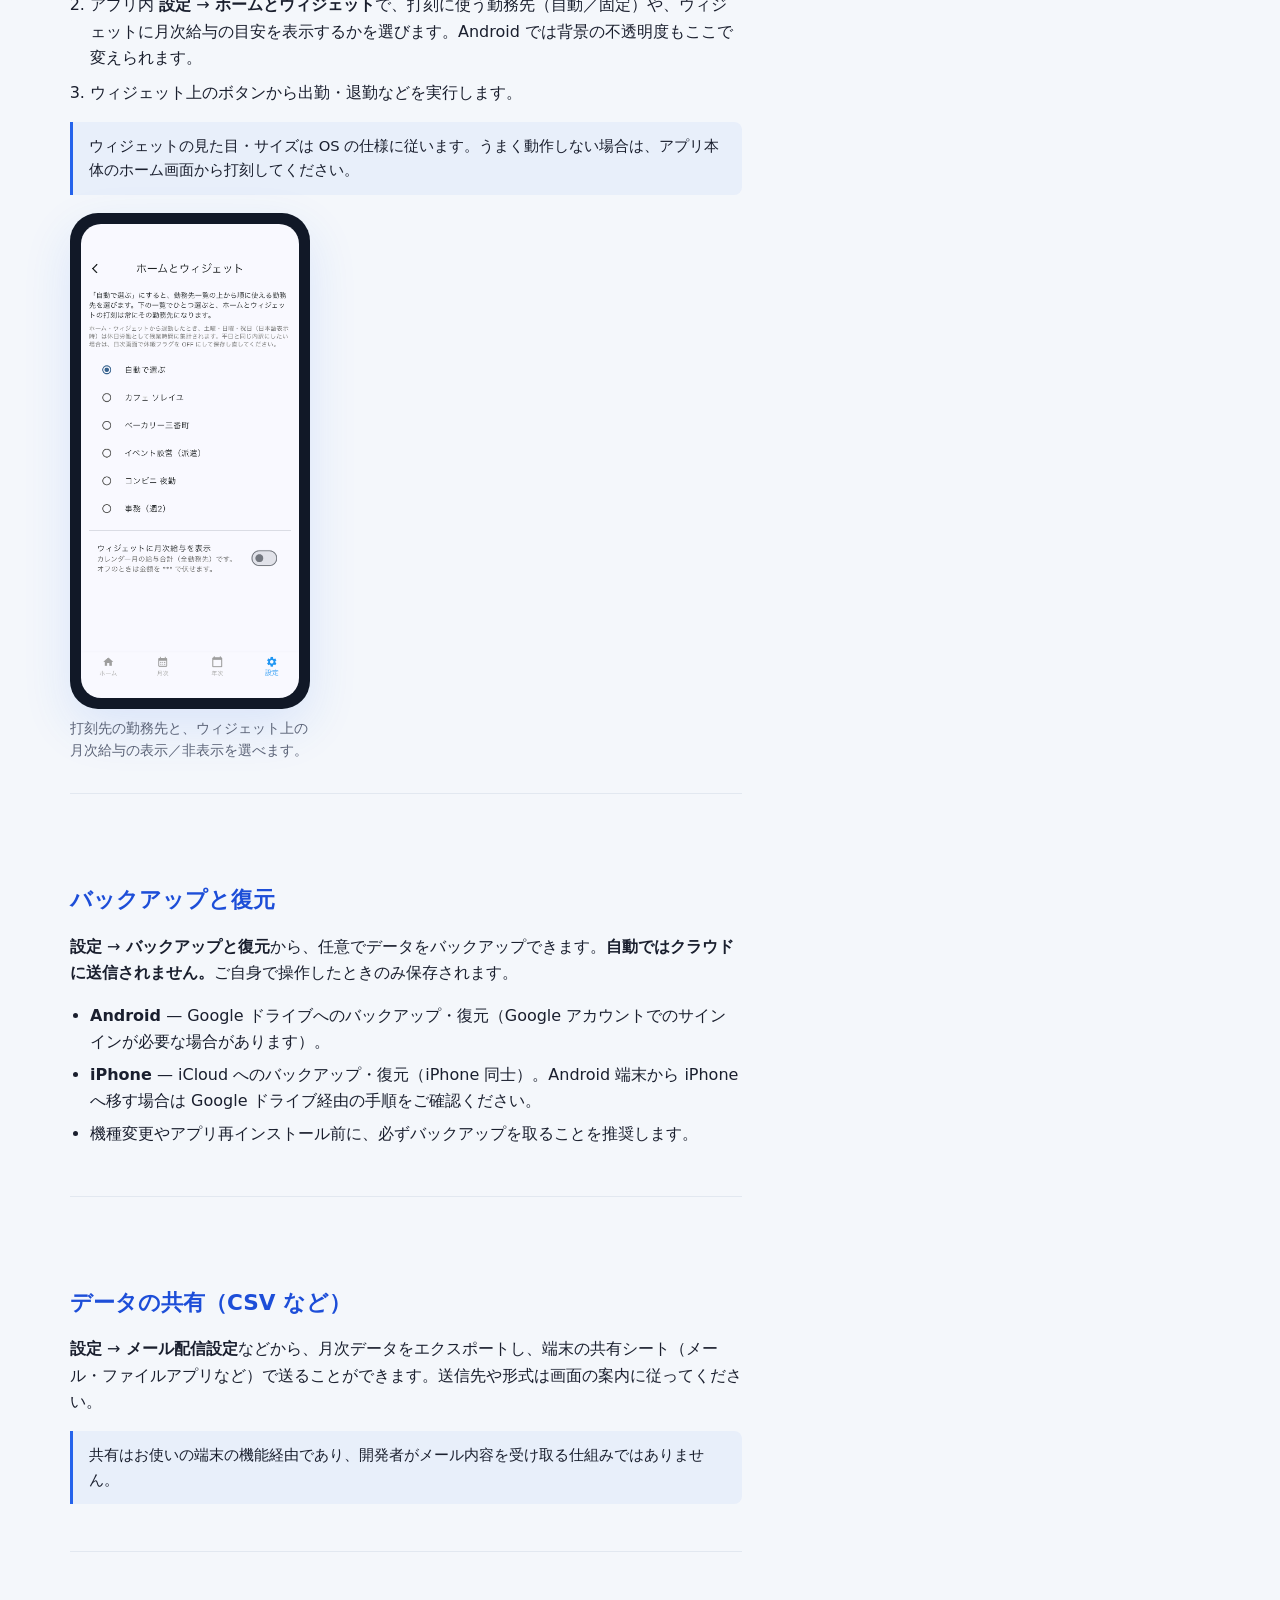
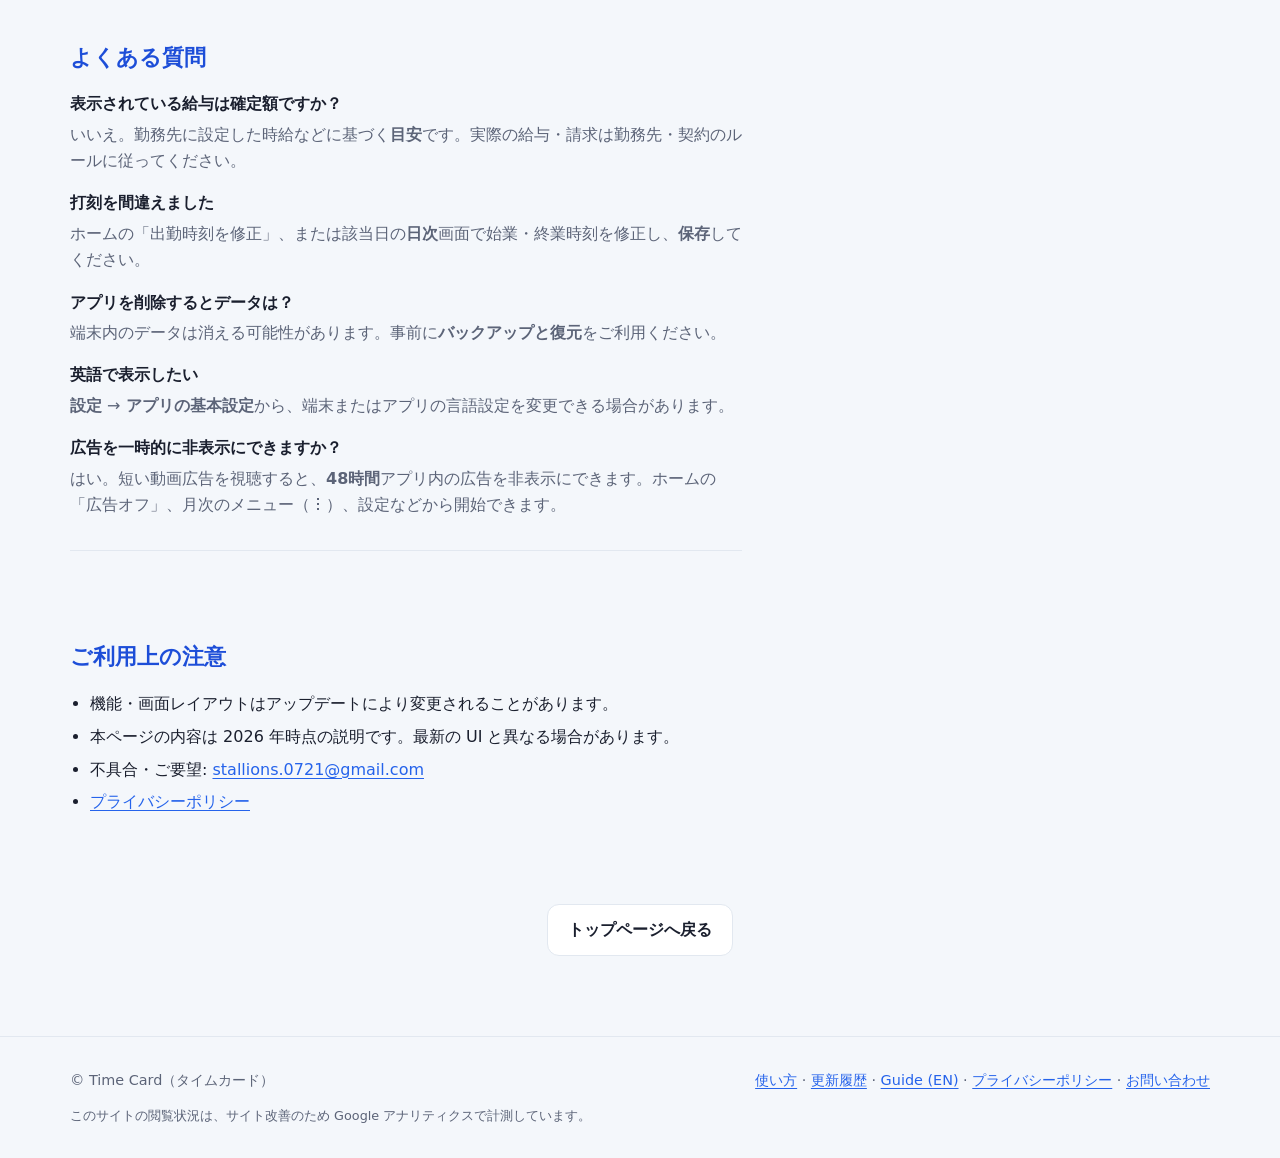
<file: help.html>
<!DOCTYPE html>
<html lang="ja">
  <head>
    <meta charset="UTF-8" />
    <meta name="viewport" content="width=device-width, initial-scale=1" />
    <title>タイムカードの使い方｜打刻・月次確認・勤務先設定のガイド</title>
    <meta
      name="description"
      content="無料のタイムカード・勤怠アプリの使い方。ワンタップ打刻、月次一覧・カレンダー、年次、勤務先の時給設定、バックアップ、ホーム画面ウィジェットまで画面ごとに解説。"
    />
    <meta name="robots" content="index, follow, max-image-preview:large" />
    <meta name="author" content="Time Card" />
    <link
      rel="canonical"
      href="https://stallions0721.github.io/timecard-app-site/help.html"
    />
    <link
      rel="alternate"
      hreflang="ja"
      href="https://stallions0721.github.io/timecard-app-site/help.html"
    />
    <link
      rel="alternate"
      hreflang="en"
      href="https://stallions0721.github.io/timecard-app-site/help-en.html"
    />
    <link
      rel="alternate"
      hreflang="x-default"
      href="https://stallions0721.github.io/timecard-app-site/help.html"
    />
    <meta property="og:type" content="article" />
    <meta property="og:site_name" content="タイムカード" />
    <meta property="og:locale" content="ja_JP" />
    <meta
      property="og:title"
      content="タイムカードの使い方｜打刻・月次確認・勤務先設定"
    />
    <meta
      property="og:description"
      content="ワンタップ打刻から月次・年次、勤務先設定、バックアップまで。無料の勤怠アプリ「タイムカード」の操作ガイド。"
    />
    <meta
      property="og:url"
      content="https://stallions0721.github.io/timecard-app-site/help.html"
    />
    <meta
      property="og:image"
      content="https://stallions0721.github.io/timecard-app-site/assets/og-image-ja.png"
    />
    <meta property="og:image:width" content="1200" />
    <meta property="og:image:height" content="630" />
    <meta name="twitter:card" content="summary_large_image" />
    <meta
      name="twitter:title"
      content="タイムカードの使い方｜打刻・月次確認・勤務先設定"
    />
    <meta
      name="twitter:description"
      content="無料の勤怠アプリ「タイムカード」の画面ごとの使い方。"
    />
    <meta
      name="twitter:image"
      content="https://stallions0721.github.io/timecard-app-site/assets/og-image-ja.png"
    />
    <meta name="theme-color" content="#2563eb" />
    <link rel="icon" type="image/png" href="assets/app-icon.png" />
    <link rel="stylesheet" href="styles.css" />
    <script type="application/ld+json">
      {
        "@context": "https://schema.org",
        "@graph": [
          {
            "@type": "BreadcrumbList",
            "itemListElement": [
              {
                "@type": "ListItem",
                "position": 1,
                "name": "タイムカード",
                "item": "https://stallions0721.github.io/timecard-app-site/"
              },
              {
                "@type": "ListItem",
                "position": 2,
                "name": "使い方ガイド",
                "item": "https://stallions0721.github.io/timecard-app-site/help.html"
              }
            ]
          },
          {
            "@type": "FAQPage",
            "mainEntity": [
              {
                "@type": "Question",
                "name": "表示されている給与は確定額ですか？",
                "acceptedAnswer": {
                  "@type": "Answer",
                  "text": "いいえ。勤務先に設定した時給などに基づく目安です。実際の給与・請求は勤務先・契約のルールに従ってください。"
                }
              },
              {
                "@type": "Question",
                "name": "打刻を間違えました",
                "acceptedAnswer": {
                  "@type": "Answer",
                  "text": "ホームの「出勤時刻を修正」、または該当日の日次画面で始業・終業時刻を修正し、保存してください。"
                }
              },
              {
                "@type": "Question",
                "name": "アプリを削除するとデータは？",
                "acceptedAnswer": {
                  "@type": "Answer",
                  "text": "端末内のデータは消える可能性があります。事前にバックアップと復元をご利用ください。"
                }
              },
              {
                "@type": "Question",
                "name": "英語で表示したい",
                "acceptedAnswer": {
                  "@type": "Answer",
                  "text": "設定 → アプリの基本設定から、端末またはアプリの言語設定を変更できる場合があります。"
                }
              },
              {
                "@type": "Question",
                "name": "広告を一時的に非表示にできますか？",
                "acceptedAnswer": {
                  "@type": "Answer",
                  "text": "はい。短い動画広告を視聴すると、48時間アプリ内の広告を非表示にできます。ホームの「広告オフ」、月次のメニュー、設定などから開始できます。"
                }
              }
            ]
          }
        ]
      }
    </script>
  </head>
  <body>
    <header class="site-header">
      <div class="container inner">
        <a class="brand" href="index.html">
          <img src="assets/app-icon.png" width="40" height="40" alt="" />
          <span>タイムカード</span>
        </a>
        <nav class="nav" aria-label="サイト内リンク">
          <a href="index.html">トップ</a>
          <a href="help.html" aria-current="page">使い方</a>
          <a href="changelog.html">更新履歴</a>
          <a href="index-en.html" hreflang="en">English</a>
          <a href="index.html#download">ダウンロード</a>
          <a href="privacy.html">プライバシー</a>
        </nav>
      </div>
    </header>

    <main class="guide-page">
      <div class="container">
        <header class="guide-header">
          <p class="eyebrow">使い方ガイド</p>
          <h1>画面の見方と基本的な操作</h1>
          <p class="lead">
            パート・フリーランスなど、時間契約でお仕事をしている方向けの勤怠アプリ「タイムカード」の操作説明です。画面名は日本語 UI を基準に記載しています（英語表示時はメニュー名が異なります）。
          </p>
          <p class="lang-switch">
            <a href="help-en.html" hreflang="en">English guide</a>
          </p>
          <p>
            操作を分けたページ:
            <a href="widget-shift.html">ホーム画面のウィジェットで打刻とシフトを見る</a>
            ·
            <a href="monthly-totals.html">月次の集計を締め日と勤務先で切り替える</a>
          </p>
        </header>

        <nav class="guide-toc" aria-label="目次">
          <h2 class="guide-toc-title">目次</h2>
          <ol>
            <li><a href="#start">はじめに</a></li>
            <li><a href="#tabs">画面構成（下部タブ）</a></li>
            <li><a href="#home">ホーム — 打刻</a></li>
            <li><a href="#month">月次 — 1ヶ月の確認</a></li>
            <li><a href="#year">年次 — 年間の推移</a></li>
            <li><a href="#daily">日次 — 1日の編集</a></li>
            <li><a href="#workplace">勤務先の登録</a></li>
            <li><a href="#pattern">就業パターン</a></li>
            <li><a href="#settings">設定</a></li>
            <li><a href="#widget">ホーム画面ウィジェット</a></li>
            <li><a href="#backup">バックアップと復元</a></li>
            <li><a href="#export">データの共有（CSV など）</a></li>
            <li><a href="#faq">よくある質問</a></li>
            <li><a href="#notes">ご利用上の注意</a></li>
          </ol>
        </nav>

        <article class="guide-body">
          <section id="start" class="guide-section">
            <h2>はじめに</h2>
            <p>
              本アプリは、<strong>いつ働いたか</strong>を端末内に記録し、時給設定に基づく<strong>給与の目安</strong>を表示するためのツールです。法人向けの勤怠システムの代替ではなく、個人が自分用に記録・確認する用途を想定しています。
            </p>
            <ol class="guide-steps">
              <li>ストアからアプリをインストールする。</li>
              <li>
                <strong>設定</strong>タブ → <strong>勤務先</strong>で、勤務先名・時給などを登録する（初回は案内ダイアログが出る場合があります）。
              </li>
              <li>
                <strong>ホーム</strong>タブで<strong>出勤</strong>・<strong>退勤</strong>を打刻する。
              </li>
              <li>
                <strong>月次</strong>タブで、その月の稼働時間や給与の目安を確認する。
              </li>
            </ol>
            <p class="guide-note">
              データは原則として<strong>お使いの端末内</strong>に保存されます。機種変更時は、後述の<strong>バックアップと復元</strong>の利用を推奨します。
            </p>
          </section>

          <section id="tabs" class="guide-section">
            <h2>画面構成（下部タブ）</h2>
            <p>画面下部のタブで主要機能に移動します。</p>
            <dl class="guide-dl">
              <dt>ホーム</dt>
              <dd>今日の打刻（出勤・退勤）、勤務先の選択、今月の目標進捗など。</dd>
              <dt>月次</dt>
              <dd>月単位の一覧・カレンダー・集計。日ごとの始業・終業、給与の目安を確認。</dd>
              <dt>年次</dt>
              <dd>年間の収入グラフ、目標に対する進捗のシミュレーション。</dd>
              <dt>設定</dt>
              <dd>勤務先、就業パターン、ウィジェット、バックアップ、アプリの基本設定など。</dd>
            </dl>
          </section>

          <section id="home" class="guide-section">
            <h2>ホーム — 打刻</h2>
            <h3>出勤・退勤</h3>
            <ul>
              <li>
                画面中央の大きなボタンで<strong>出勤</strong>または<strong>退勤</strong>を記録します（現在の状態に応じて表示が切り替わります）。
              </li>
              <li>
                <strong>勤務先</strong>のプルダウンで、記録先の勤務先を選びます。複数登録している場合に切り替えます。
              </li>
              <li>
                <strong>備考</strong>にメモを入力できます。入力後にフォーカスを外すと保存されます（出勤前でも入力可能な場合があります）。
              </li>
            </ul>
            <h3>その他の操作</h3>
            <ul>
              <li>
                <strong>出勤時刻を修正</strong> — 直前の打刻時刻を調整します。
              </li>
              <li>
                <strong>今日を編集</strong> — その日の詳細画面（日次）を開き、始業・終業・休憩などを編集します。
              </li>
              <li>
                画面上部の <strong>?</strong> — 休日・祝日の打刻と集計の関係についての説明を表示します（日本語 UI 時）。
              </li>
              <li>
                <strong>今月の目標</strong> — 勤務先に目標額を設定している場合、進捗カードが表示されます。タップで詳細を展開できます。
              </li>
              <li>
                <strong>広告オフ</strong> — 短い動画広告を視聴すると、一定時間（48時間）アプリ内の広告を非表示にできます（特典が有効なあいだは案内は表示されません）。
              </li>
            </ul>
          </section>

          <section id="month" class="guide-section">
            <h2>月次 — 1ヶ月の確認</h2>
            <p>
              月次タブでは、選択した月の勤怠を<strong>一覧</strong>または<strong>カレンダー</strong>で確認できます（Ver. 3.2.0 以降）。集計単位の切り替えは
              <a href="monthly-totals.html">月次の集計を締め日と勤務先で切り替える</a>
              にまとめています。
            </p>
            <h3>表示の切り替え</h3>
            <ul>
              <li>
                <strong>設定</strong> → <strong>アプリの基本設定</strong> → 「月次の表示」で、一覧 / カレンダーを選べます。
              </li>
              <li>
                月次画面右上の<strong>メニュー（︙）</strong>からも切り替えられます。
              </li>
            </ul>
            <h3>共通の操作</h3>
            <ul>
              <li>
                上部で<strong>年月</strong>や<strong>集計対象</strong>を切り替えられます。アプリの基本設定で「勤務先ごと」か「締日ごと」を選びます。勤務先ごとでは、その勤務先の締日で期間を区切ります。締日ごとでは、同じ締日の勤務先をまとめます。勤務先が1件のときは切替は出ません。新規インストールの初期値は勤務先ごと、アップデート前から使っている場合は締日ごとです。
              </li>
              <li>
                サマリーには<strong>日数</strong>・<strong>稼働</strong>・<strong>残業</strong>・<strong>深夜</strong>・<strong>給与合計</strong>（目安）などが表示されます。
              </li>
              <li>
                日付をタップすると、その日の<strong>日次編集</strong>画面へ移動します。
              </li>
              <li>
                <strong>詳細</strong>から、月次集計の内訳（総計・勤務先別）を確認できます。
              </li>
              <li>
                左右の矢印やスワイプで、前月・翌月に移動できる場合があります。
              </li>
              <li>
                <strong>＋</strong>ボタンで、手動で勤怠を追加することもできます。
              </li>
              <li>
                カレンダー表示では、各日に<strong>始業から終業の時間帯</strong>を出します。稼働時間への切り替えは、右上メニューか<strong>アプリの基本設定</strong>の「カレンダーの時間表示」です。6週になる月やセルが狭いときは、稼働時間の補助行を隠して出退勤の時間帯を優先します（Ver. 3.6.0 以降）。
              </li>
              <li>
                日本語 UI では<strong>国民の祝日名</strong>が日付セルに表示されます。英語 UI では祝日名は出しません。
              </li>
              <li>
                <strong>シフト予定を使う</strong>（アプリの基本設定）はオフが初期状態です。オンにすると、今日よりあとの日でまだ実績がない登録は予定になります。出勤すると実績になります。給与合計は実績だけを数えます。
              </li>
              <li>
                予定だけの日は、カレンダーでは破線、一覧では「予」です。一括登録では確認のうえ、勤務先の時刻で実績に置き換えられます。
              </li>
              <li>
                勤務先の<strong>一括登録</strong>も利用できます。
              </li>
            </ul>
            <figure class="guide-shot">
              <div class="phone-frame">
                <img
                  src="assets/screenshots/ja/month-calendar.png"
                  alt="月次カレンダー。日付ごとの時間帯と祝日名"
                  width="240"
                  height="521"
                  loading="lazy"
                />
              </div>
              <figcaption>カレンダーでは、日ごとの時間帯と祝日名、給与合計を確認できます。</figcaption>
            </figure>
          </section>

          <section id="year" class="guide-section">
            <h2>年次 — 年間の推移</h2>
            <p>年次タブでは、1年単位での収入の目安と目標の進捗を確認できます。</p>
            <ul>
              <li>
                <strong>年間サマリー</strong> — 年間累計と年間目標、進捗率を表示します。
              </li>
              <li>
                <strong>月次収入グラフ</strong> — 月ごとの収入の目安と累計の推移をグラフで表示します。
              </li>
              <li>
                <strong>目標シミュレーション</strong> — 現状ペースでの年末見込みや、目標達成に必要なペースの目安を表示します。
              </li>
              <li>
                <strong>集計対象</strong> — 月次と同じく、勤務先ごと／締日ごとで年間の範囲を切り替えられます（Ver. 3.5.0 以降）。
              </li>
            </ul>
          </section>

          <section id="daily" class="guide-section">
            <h2>日次 — 1日の編集</h2>
            <p>
              打刻の修正や、手入力で1日分を整える画面です。月次一覧から日付を選ぶか、ホームの「今日を編集」から開けます。
            </p>
            <ul>
              <li>
                <strong>勤務先</strong>・<strong>就業パターン</strong>を選びます。
              </li>
              <li>
                <strong>始業</strong>・<strong>終業</strong>の時刻をタップして変更します。<strong>翌日</strong>トグルで日付をまたぐ終業に対応します。
              </li>
              <li>
                <strong>休憩</strong>は「開始〜終了」の時間帯で複数登録できます（Ver. 3.6.0 以降）。22:00〜05:00 にかかる分は深夜休憩として自動で分かれます。日付をまたぐ休憩は「翌日」で指定します。時間帯を使わないときは、これまでどおり所要時間だけでも入力できます。勤務先と就業パターンでも同じように登録できます。
              </li>
              <li>
                <strong>休暇フラグ</strong> — ラベル横の <strong>?</strong> で説明を確認できます。
              </li>
              <li>
                <strong>備考</strong>は改行できます（カレンダーでは1勤務の日は最大3行、2勤務以上は1行）。有給は左端に固定です。初期状態では早退・直行もあり、半休や在宅などは <strong>＋</strong> で追加できます。文字の長押しで名前の変更・削除、左のつまみを長押ししたままドラッグで並べ替えです。追加したチップは備考の文言だけで、給与や有給の残日数は変わりません。使い方は備考ラベル横の <strong>?</strong> で確認できます。
              </li>
              <li>
                画面上部の<strong>保存</strong>で確定します。編集後に日付を変えると、未保存の内容がある場合は確認が表示されます。
              </li>
              <li>
                <strong>左右スワイプ</strong>または画面端の矢印で、前日・翌日へ移動できます。
              </li>
            </ul>
          </section>

          <section id="workplace" class="guide-section">
            <h2>勤務先の登録</h2>
            <p>
              <strong>設定</strong> → <strong>勤務先</strong>から、勤務先の一覧・登録・編集ができます。
            </p>
            <ul>
              <li>
                <strong>＋</strong>で新しい勤務先を追加します。
              </li>
              <li>
                各勤務先で、<strong>時給</strong>・<strong>丸め単位</strong>（1分単位など）・<strong>締め日</strong>・<strong>目標額</strong>・標準の始業・終業時刻・休憩（時間帯または所要時間）などを設定します。
              </li>
              <li>
                複数のバイト先や現場を掛け持ちする場合は、勤務先ごとに分けて登録します。
              </li>
            </ul>
          </section>

          <section id="pattern" class="guide-section">
            <h2>就業パターン</h2>
            <p>
              <strong>設定</strong> → <strong>就業パターン</strong>で、シフトや勤務形態に応じた単価・時間帯のルールを登録し、日次画面で「就業パターン」として選べます。詳細は勤務先・パターンの設定内容に依存します。
            </p>
          </section>

          <section id="settings" class="guide-section">
            <h2>設定</h2>
            <p>設定タブの主な項目です。</p>
            <dl class="guide-dl">
              <dt>勤務先</dt>
              <dd>勤務先一覧・時給などの編集（上記）。</dd>
              <dt>就業パターン</dt>
              <dd>パターンの登録・編集（上記）。</dd>
              <dt>ホーム画面ウィジェット</dt>
              <dd>ウィジェット打刻用の勤務先、月次給与の表示など（下記）。</dd>
              <dt>アプリの基本設定</dt>
              <dd>表示デザイン、言語、<strong>集計対象</strong>（勤務先ごと / 締日ごと）、<strong>月次の表示</strong>（一覧 / カレンダー）、<strong>カレンダーの時間表示</strong>、<strong>シフト予定</strong>など。</dd>
              <dt>メール配信設定</dt>
              <dd>月次データのエクスポート・共有（下記）。</dd>
              <dt>お疲れ様カード</dt>
              <dd>退勤後などに勤務実績を画像で共有する機能（ON/OFF・デザイン）。</dd>
              <dt>バックアップと復元</dt>
              <dd>クラウドへのバックアップ（下記）。</dd>
              <dt>広告オフ</dt>
              <dd>特典が未使用のとき、動画視聴で一定時間広告を非表示にできます（ホーム・月次メニューからも開始可能）。</dd>
            </dl>
          </section>

          <section id="widget" class="guide-section">
            <h2>ホーム画面ウィジェット</h2>
            <p>
              打刻用のウィジェットに加えて、Ver. 3.5.0 から<strong>シフトカレンダー</strong>をホーム画面に置けます（Ver. 3.5.1 で表示を強化）。ウィジェット一覧での名前は「シフトカレンダー」です。手順は
              <a href="widget-shift.html">ホーム画面のウィジェットで打刻とシフトを見る</a>
              にまとめています。
            </p>
            <h3>シフトカレンダー</h3>
            <ul>
              <li>ホーム画面を長押しし、ウィジェットから「シフトカレンダー」を追加します。</li>
              <li>
                iPhone の中サイズは<strong>今週</strong>（出勤日数と合計時間）、大サイズは<strong>今月</strong>です。中／大の2種類のみで、自由な縦リサイズはできません。Android は今月のカレンダーで、追加時の目安は<strong>4×4</strong>です。縦に縮めると補助の時間表示などを省略しますが、<strong>祝日名と備考は表示</strong>します。
              </li>
              <li>マスは暦月です。各日に始業から終業を出し、余裕がある日は稼働時間も出します。祝日・備考の位置はアプリのカレンダーに揃えます。備考は改行可（1勤務は最大3行、2勤務以上は1行）。</li>
              <li>アプリの「カレンダーの時間表示」（時間帯／稼働時間）はウィジェットにも反映されます。</li>
              <li>日本語では国民の祝日名を表示します。英語では祝日名は出しません。</li>
              <li>日をタップすると、その日の編集画面が開きます。</li>
              <li>
                右上の給与目安は、打刻ウィジェットと同じ表示／非表示です。非表示のときは *** になります。
              </li>
            </ul>
            <figure class="guide-shot">
              <div class="phone-frame">
                <img
                  src="assets/screenshots/ja/shift-calendar.png"
                  alt="ホーム画面のシフトカレンダー。2026年10月の時間帯と稼働時間。給与は非表示"
                  width="240"
                  height="522"
                  loading="lazy"
                />
              </div>
              <figcaption>大サイズは今月のシフトです。給与を隠すと右上は *** になります。</figcaption>
            </figure>
            <h3>打刻ウィジェット</h3>
            <p>
              iPhone / Android のホーム画面に打刻用ウィジェットを追加すると、端末のホームから出勤・退勤ができる場合があります（OS・端末により手順や見た目は異なります）。
            </p>
            <ol class="guide-steps">
              <li>端末の設定で、本アプリの打刻用ウィジェットをホーム画面に追加します。</li>
              <li>
                アプリ内 <strong>設定</strong> → <strong>ホームとウィジェット</strong>で、打刻に使う勤務先（自動／固定）や、ウィジェットに月次給与の目安を表示するかを選びます。Android では背景の不透明度もここで変えられます。
              </li>
              <li>ウィジェット上のボタンから出勤・退勤などを実行します。</li>
            </ol>
            <p class="guide-note">
              ウィジェットの見た目・サイズは OS の仕様に従います。うまく動作しない場合は、アプリ本体のホーム画面から打刻してください。
            </p>
            <figure class="guide-shot">
              <div class="phone-frame">
                <img
                  src="assets/screenshots/ja/widget-settings.png"
                  alt="ホームとウィジェット設定。打刻先と月次給与の表示切替"
                  width="240"
                  height="521"
                  loading="lazy"
                />
              </div>
              <figcaption>打刻先の勤務先と、ウィジェット上の月次給与の表示／非表示を選べます。</figcaption>
            </figure>
          </section>

          <section id="backup" class="guide-section">
            <h2>バックアップと復元</h2>
            <p>
              <strong>設定</strong> → <strong>バックアップと復元</strong>から、任意でデータをバックアップできます。<strong>自動ではクラウドに送信されません。</strong>ご自身で操作したときのみ保存されます。
            </p>
            <ul>
              <li>
                <strong>Android</strong> — Google ドライブへのバックアップ・復元（Google アカウントでのサインインが必要な場合があります）。
              </li>
              <li>
                <strong>iPhone</strong> — iCloud へのバックアップ・復元（iPhone 同士）。Android 端末から iPhone へ移す場合は Google ドライブ経由の手順をご確認ください。
              </li>
              <li>
                機種変更やアプリ再インストール前に、必ずバックアップを取ることを推奨します。
              </li>
            </ul>
          </section>

          <section id="export" class="guide-section">
            <h2>データの共有（CSV など）</h2>
            <p>
              <strong>設定</strong> → <strong>メール配信設定</strong>などから、月次データをエクスポートし、端末の共有シート（メール・ファイルアプリなど）で送ることができます。送信先や形式は画面の案内に従ってください。
            </p>
            <p class="guide-note">
              共有はお使いの端末の機能経由であり、開発者がメール内容を受け取る仕組みではありません。
            </p>
          </section>

          <section id="faq" class="guide-section">
            <h2>よくある質問</h2>
            <dl class="guide-dl">
              <dt>表示されている給与は確定額ですか？</dt>
              <dd>
                いいえ。勤務先に設定した時給などに基づく<strong>目安</strong>です。実際の給与・請求は勤務先・契約のルールに従ってください。
              </dd>
              <dt>打刻を間違えました</dt>
              <dd>
                ホームの「出勤時刻を修正」、または該当日の<strong>日次</strong>画面で始業・終業時刻を修正し、<strong>保存</strong>してください。
              </dd>
              <dt>アプリを削除するとデータは？</dt>
              <dd>
                端末内のデータは消える可能性があります。事前に<strong>バックアップと復元</strong>をご利用ください。
              </dd>
              <dt>英語で表示したい</dt>
              <dd>
                <strong>設定</strong> → <strong>アプリの基本設定</strong>から、端末またはアプリの言語設定を変更できる場合があります。
              </dd>
              <dt>広告を一時的に非表示にできますか？</dt>
              <dd>
                はい。短い動画広告を視聴すると、<strong>48時間</strong>アプリ内の広告を非表示にできます。ホームの「広告オフ」、月次のメニュー（︙）、設定などから開始できます。
              </dd>
            </dl>
          </section>

          <section id="notes" class="guide-section">
            <h2>ご利用上の注意</h2>
            <ul>
              <li>機能・画面レイアウトはアップデートにより変更されることがあります。</li>
              <li>本ページの内容は 2026 年時点の説明です。最新の UI と異なる場合があります。</li>
              <li>
                不具合・ご要望:
                <a href="mailto:stallions.0721@gmail.com">stallions.0721@gmail.com</a>
              </li>
              <li>
                <a href="privacy.html">プライバシーポリシー</a>
              </li>
            </ul>
          </section>
        </article>

        <p class="guide-back">
          <a class="btn btn-secondary" href="index.html">トップページへ戻る</a>
        </p>
      </div>
    </main>

    <footer class="site-footer">
      <div class="container inner">
        <span>© Time Card（タイムカード）</span>
        <span>
          <a href="help.html">使い方</a>
          ·
          <a href="changelog.html">更新履歴</a>
          ·
          <a href="help-en.html" hreflang="en">Guide (EN)</a>
          ·
          <a href="privacy.html">プライバシーポリシー</a>
          ·
          <a href="mailto:stallions.0721@gmail.com">お問い合わせ</a>
        </span>
        <p class="site-analytics-note">
          このサイトの閲覧状況は、サイト改善のため Google アナリティクスで計測しています。
        </p>
      </div>
    </footer>
    <script src="ga.js"></script>
  </body>
</html>
</file>
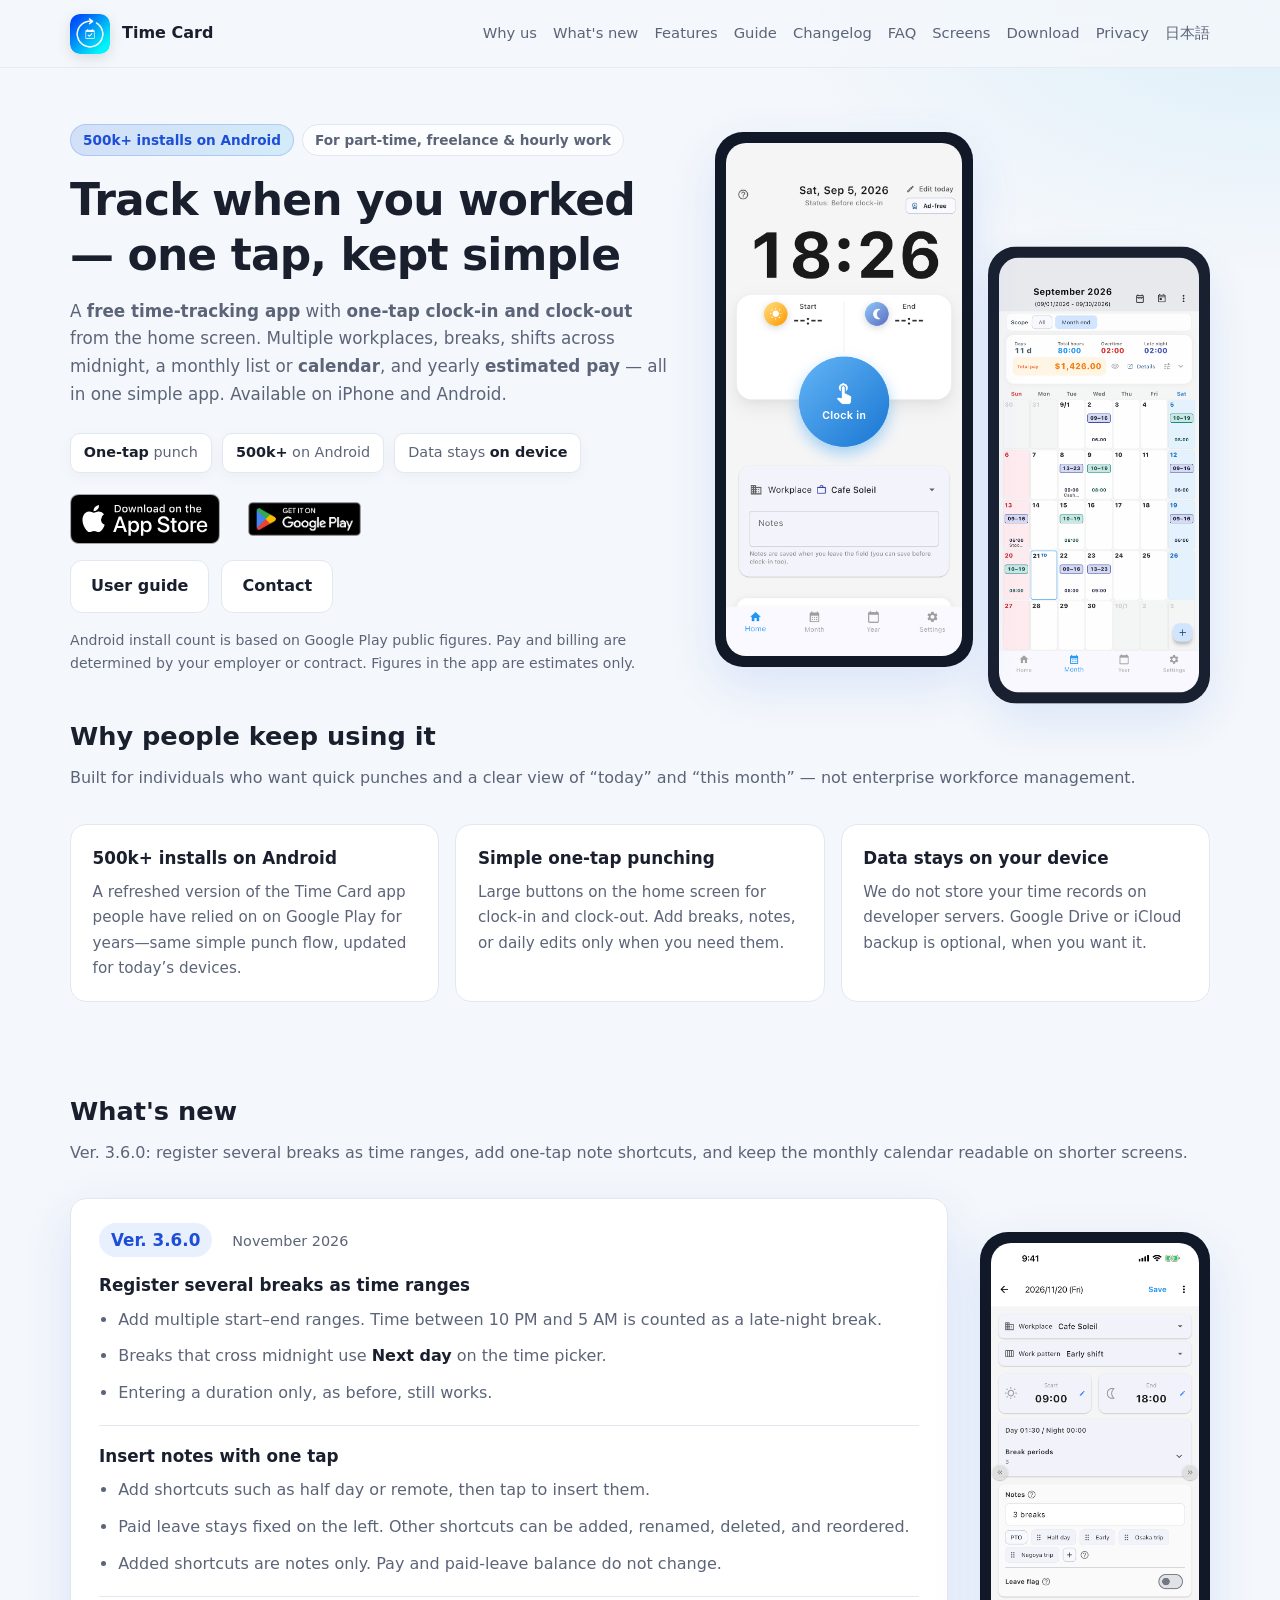
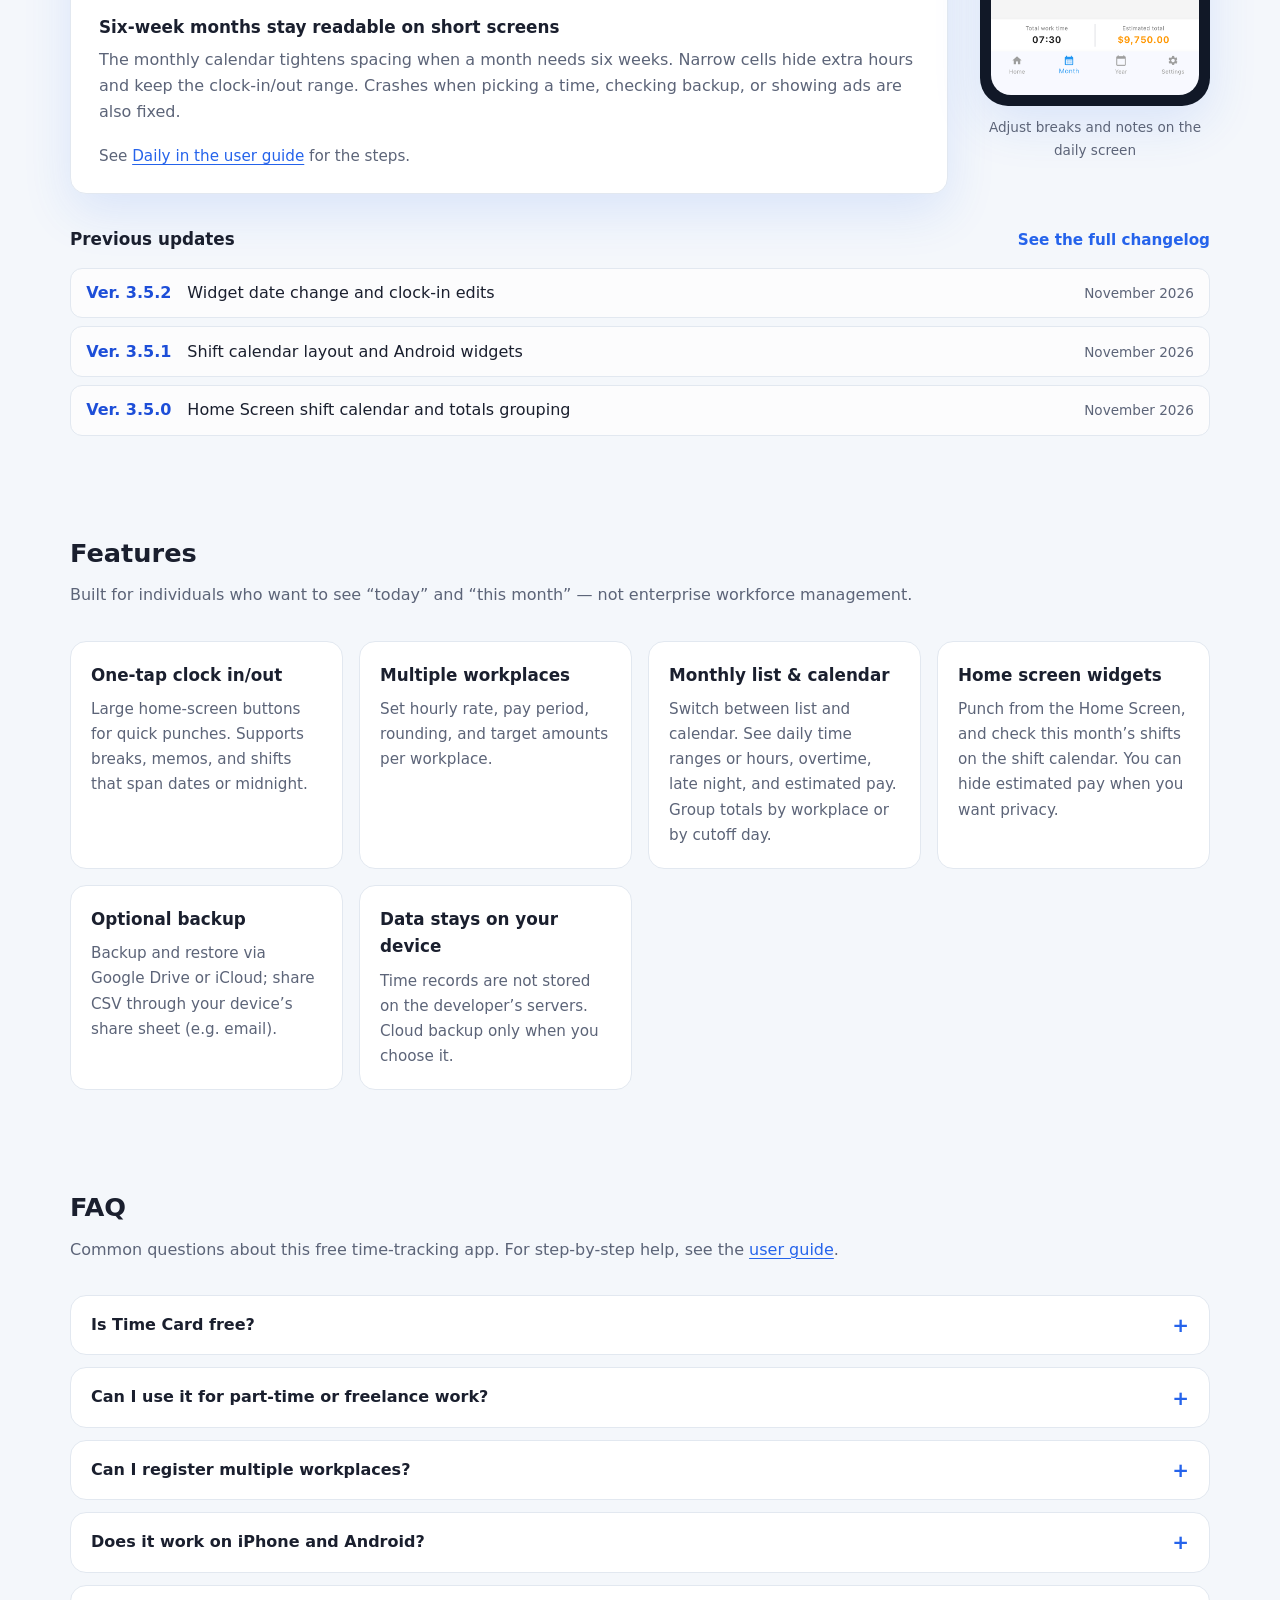
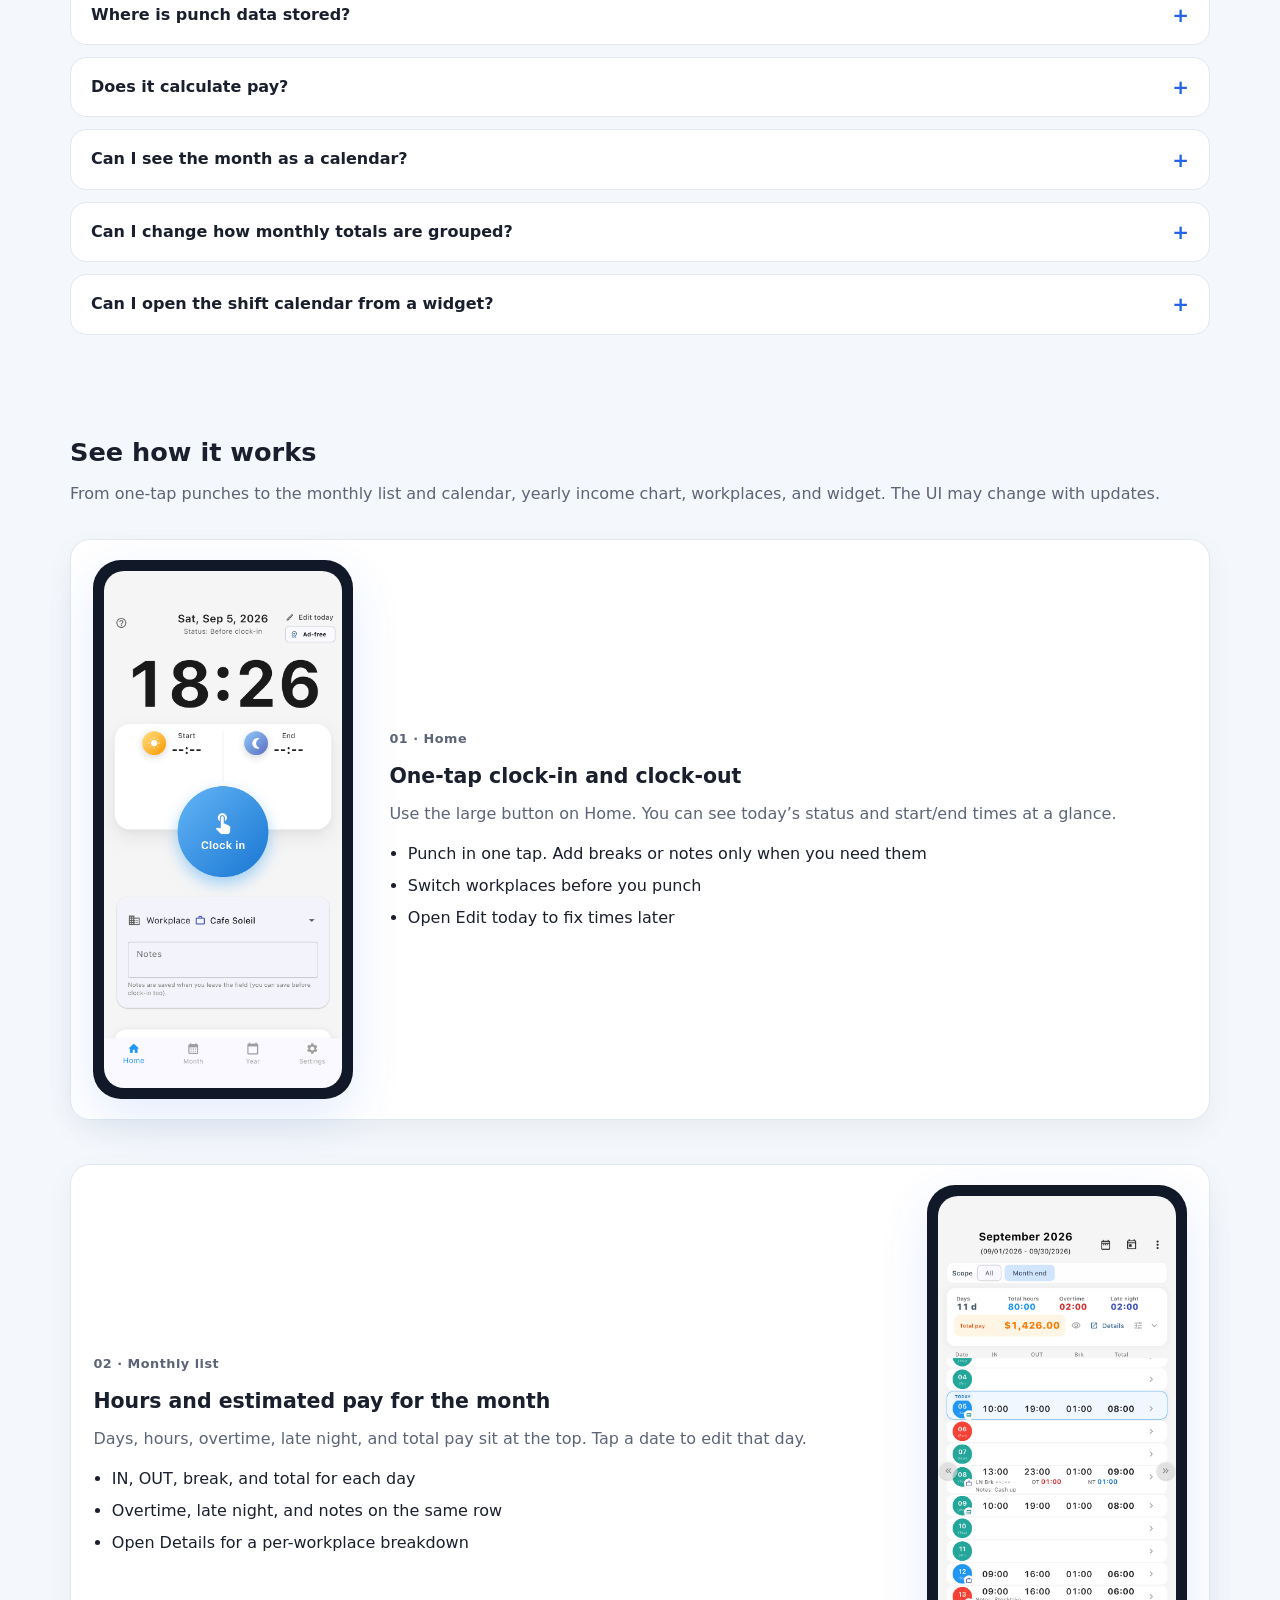
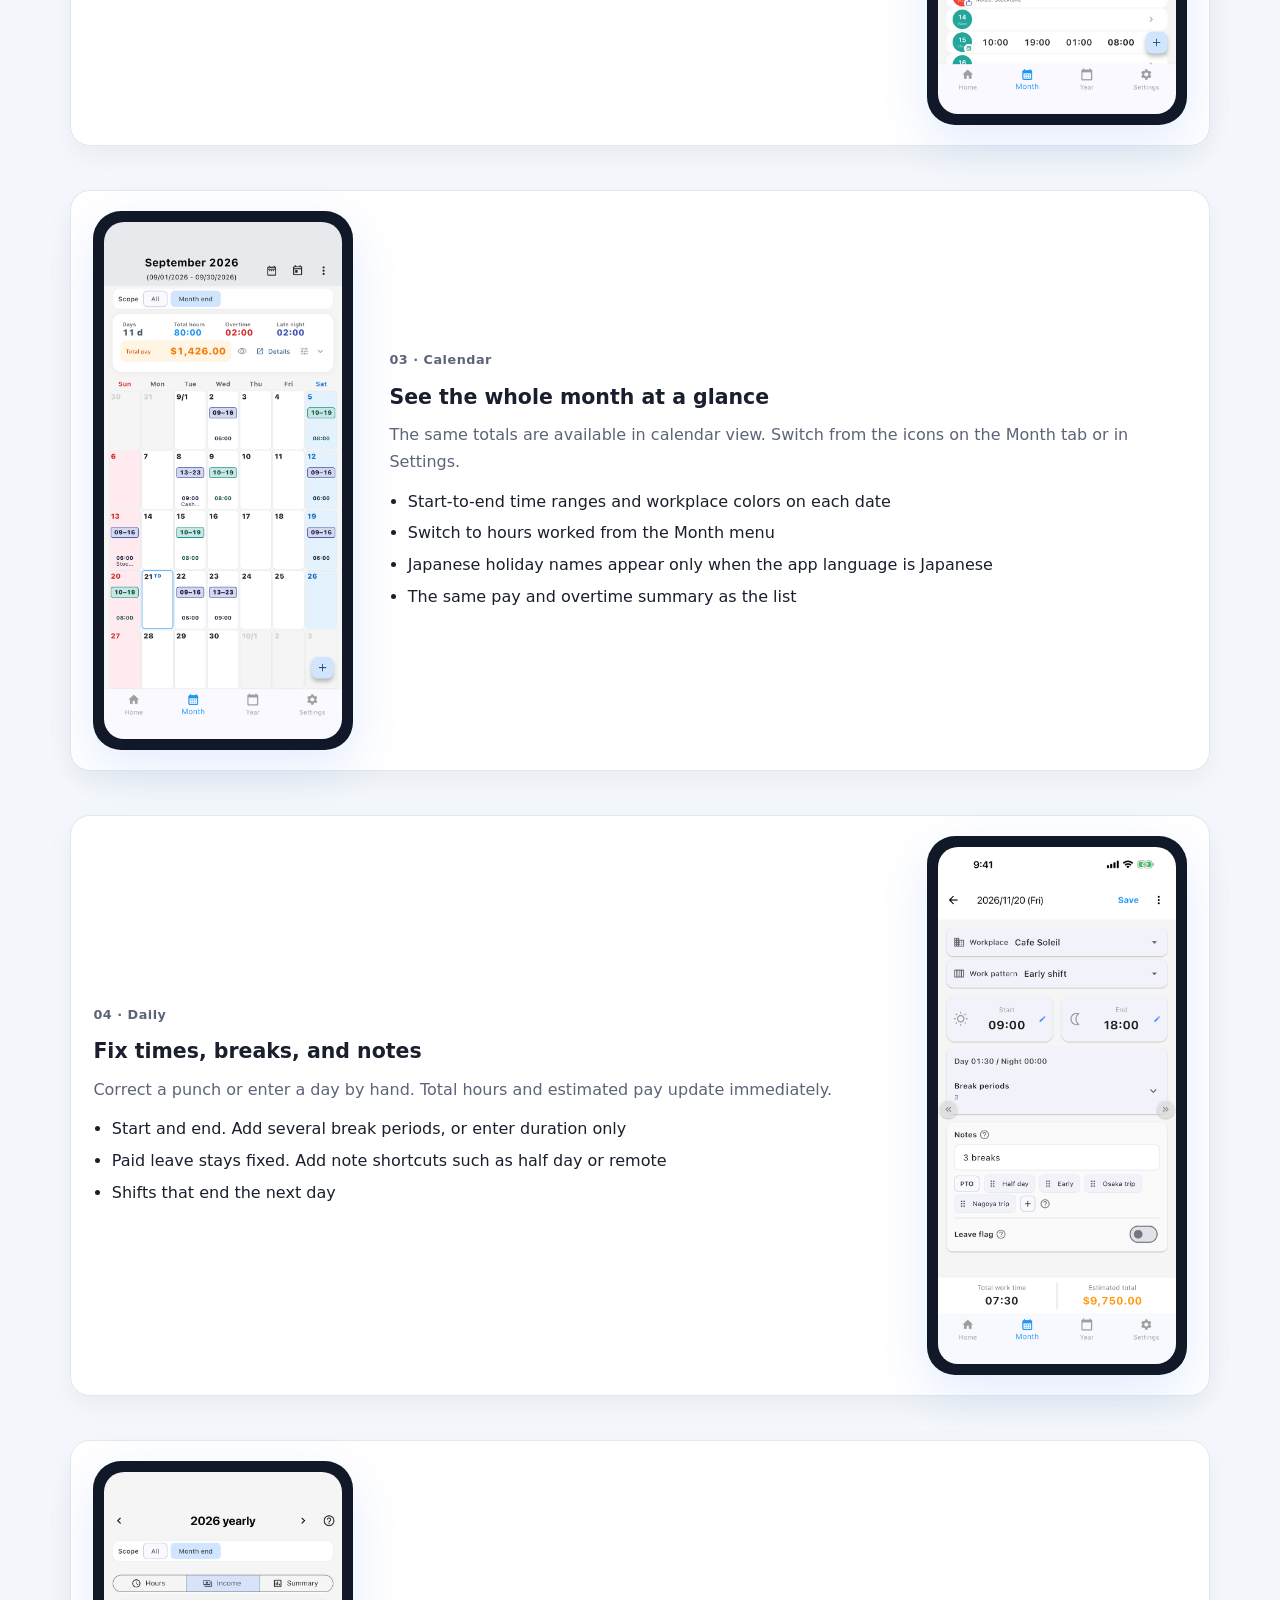
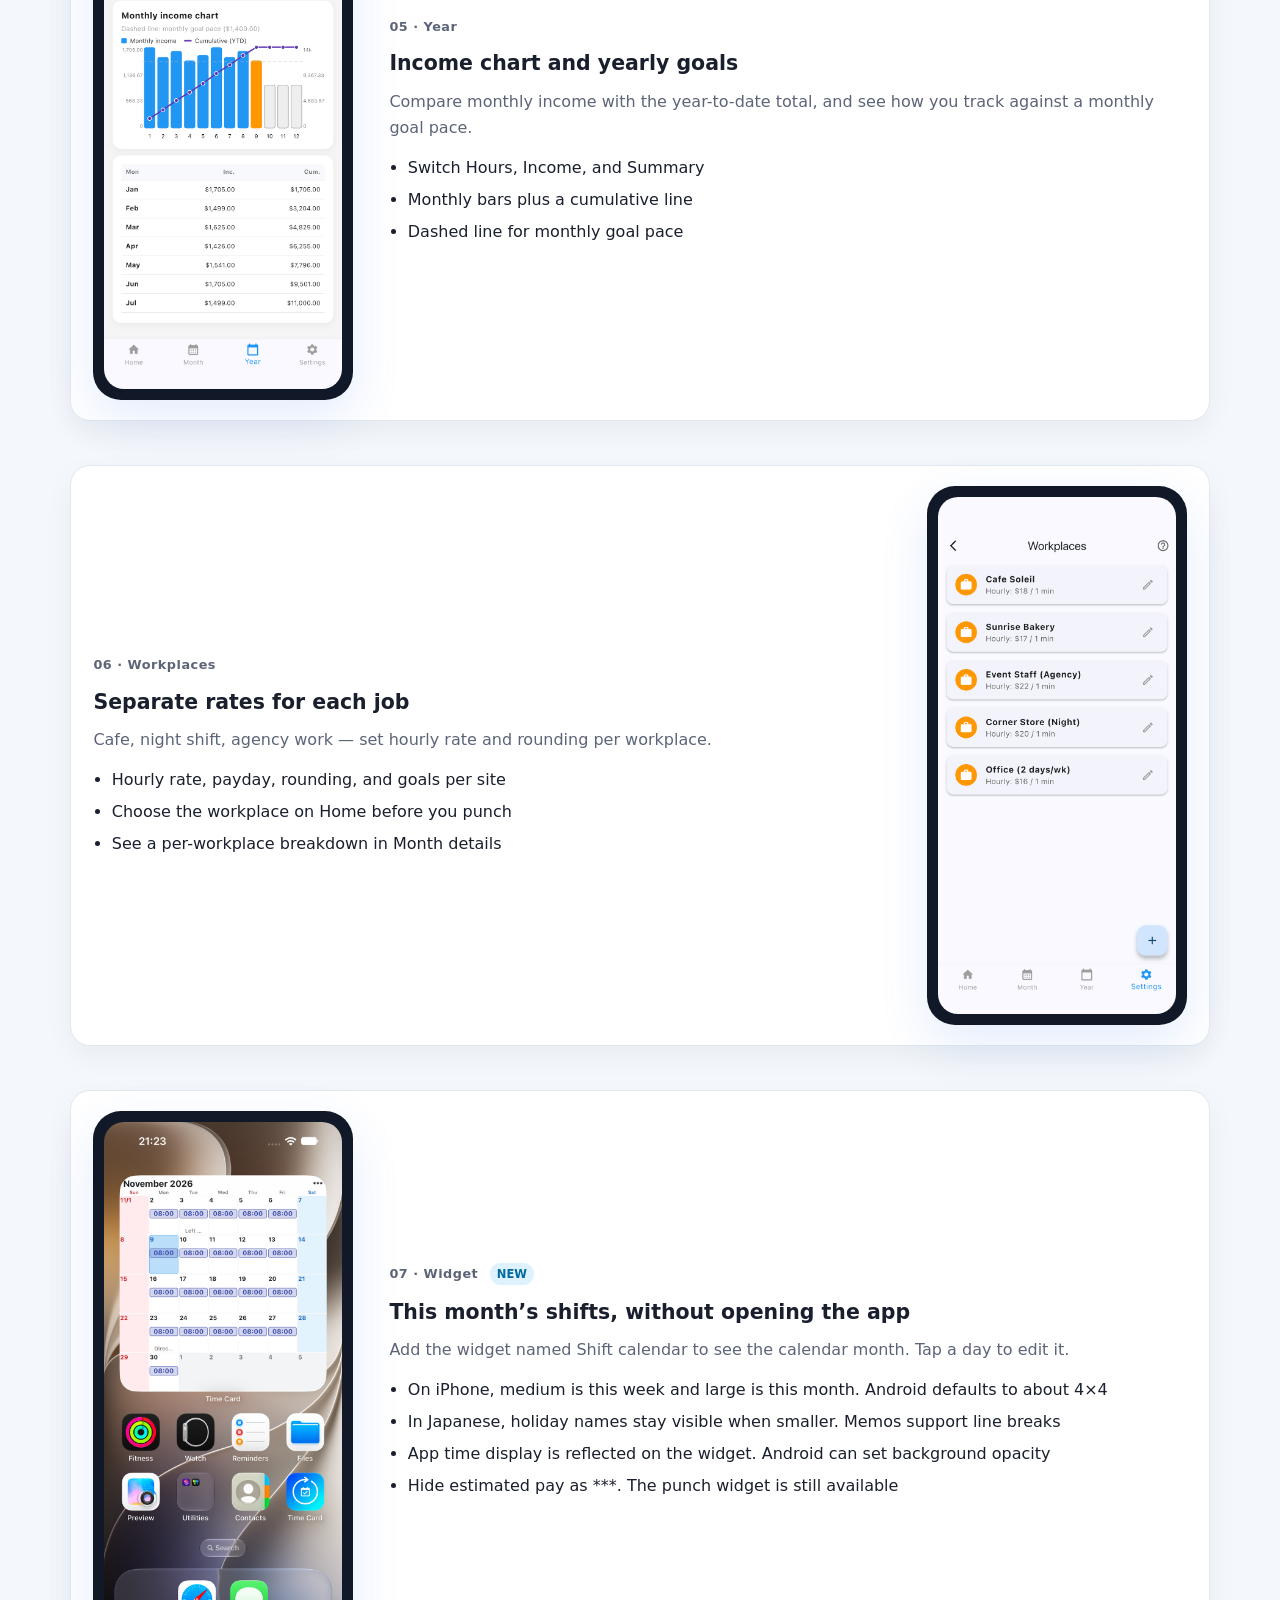
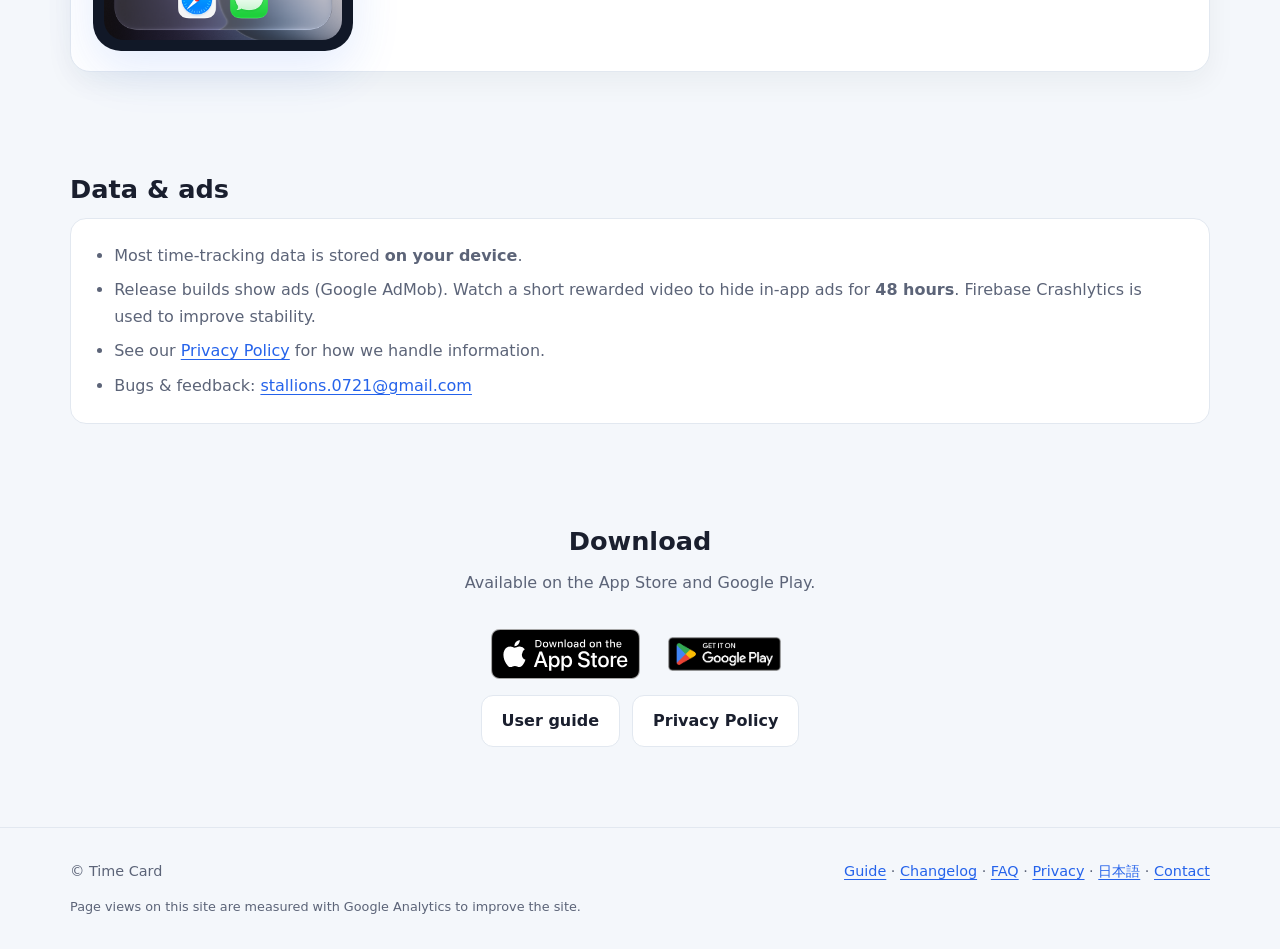
<file: index-en.html>
<!DOCTYPE html>
<html lang="en">
  <head>
    <meta charset="UTF-8" />
    <meta name="viewport" content="width=device-width, initial-scale=1" />
    <title>Time Card — Free time-tracking app | One-tap clock-in (iPhone / Android)</title>
    <meta
      name="description"
      content="Free time-tracking app for part-time and freelance hourly work. One-tap clock-in/out, multiple workplaces, monthly pay estimates. 500k+ Android installs. Data stays on your device."
    />
    <meta name="robots" content="index, follow, max-image-preview:large" />
    <meta name="author" content="Time Card" />
    <!-- Google Search Console verification: <meta name="google-site-verification" content="..."> -->
    <link
      rel="canonical"
      href="https://stallions0721.github.io/timecard-app-site/index-en.html"
    />
    <link
      rel="alternate"
      hreflang="ja"
      href="https://stallions0721.github.io/timecard-app-site/"
    />
    <link
      rel="alternate"
      hreflang="en"
      href="https://stallions0721.github.io/timecard-app-site/index-en.html"
    />
    <link
      rel="alternate"
      hreflang="x-default"
      href="https://stallions0721.github.io/timecard-app-site/"
    />
    <link
      rel="sitemap"
      type="application/xml"
      title="Sitemap"
      href="https://stallions0721.github.io/timecard-app-site/sitemap.xml"
    />
    <meta property="og:type" content="website" />
    <meta property="og:site_name" content="Time Card" />
    <meta property="og:locale" content="en_US" />
    <meta property="og:locale:alternate" content="ja_JP" />
    <meta
      property="og:title"
      content="Time Card — Free time-tracking app | One-tap clock-in"
    />
    <meta
      property="og:description"
      content="One-tap clock-in/out, multiple workplaces, monthly pay estimates. For part-time and freelance work. 500k+ Android installs."
    />
    <meta
      property="og:url"
      content="https://stallions0721.github.io/timecard-app-site/index-en.html"
    />
    <meta
      property="og:image"
      content="https://stallions0721.github.io/timecard-app-site/assets/og-image-en.png"
    />
    <meta property="og:image:width" content="1200" />
    <meta property="og:image:height" content="630" />
    <meta
      property="og:image:alt"
      content="Time Card — one-tap clock-in/out. Free time tracking for iPhone and Android"
    />
    <meta name="twitter:card" content="summary_large_image" />
    <meta
      name="twitter:title"
      content="Time Card — Free time-tracking app | One-tap clock-in"
    />
    <meta
      name="twitter:description"
      content="One-tap clock-in/out for hourly work. 500k+ Android installs."
    />
    <meta
      name="twitter:image"
      content="https://stallions0721.github.io/timecard-app-site/assets/og-image-en.png"
    />
    <meta
      name="twitter:image:alt"
      content="Time Card — one-tap clock-in/out. Free time tracking"
    />
    <meta name="theme-color" content="#2563eb" />
    <link rel="icon" type="image/png" href="assets/app-icon.png" />
    <link rel="apple-touch-icon" href="assets/app-icon.png" />
    <link rel="stylesheet" href="styles.css" />
    <script type="application/ld+json">
      {
        "@context": "https://schema.org",
        "@graph": [
          {
            "@type": "WebSite",
            "@id": "https://stallions0721.github.io/timecard-app-site/#website",
            "url": "https://stallions0721.github.io/timecard-app-site/",
            "name": "Time Card",
            "alternateName": "タイムカード",
            "inLanguage": ["ja", "en"]
          },
          {
            "@type": "SoftwareApplication",
            "@id": "https://stallions0721.github.io/timecard-app-site/#app",
            "name": "Time Card",
            "alternateName": ["タイムカード", "Time Card app"],
            "description": "A free time-tracking app with one-tap clock-in/out. For part-time workers, freelancers, and hourly jobs. Multiple workplaces, breaks, overnight shifts, monthly pay estimates, and a home screen widget.",
            "url": "https://stallions0721.github.io/timecard-app-site/index-en.html",
            "image": "https://stallions0721.github.io/timecard-app-site/assets/og-image-en.png",
            "screenshot": "https://stallions0721.github.io/timecard-app-site/assets/screenshots/en/home.png",
            "applicationCategory": "BusinessApplication",
            "operatingSystem": "Android, iOS",
            "offers": {
              "@type": "Offer",
              "price": "0",
              "priceCurrency": "USD"
            },
            "installUrl": [
              "https://play.google.com/store/apps/details?id=jp.ne.app.kintai.activity",
              "https://apps.apple.com/app/id6766721474"
            ],
            "author": {
              "@type": "Person",
              "name": "stallions0721",
              "email": "stallions.0721@gmail.com"
            }
          },
          {
            "@type": "FAQPage",
            "mainEntity": [
              {
                "@type": "Question",
                "name": "Is Time Card free?",
                "acceptedAnswer": {
                  "@type": "Answer",
                  "text": "Yes. Download it for free from the App Store and Google Play. The app shows ads. Watch a short rewarded video to hide in-app ads for 48 hours."
                }
              },
              {
                "@type": "Question",
                "name": "Can I use it for part-time or freelance work?",
                "acceptedAnswer": {
                  "@type": "Answer",
                  "text": "Yes. It is not an enterprise attendance system. It helps individuals record when they worked and see monthly hours and pay estimates. Built for part-time, freelance, and hourly jobs."
                }
              },
              {
                "@type": "Question",
                "name": "Can I register multiple workplaces?",
                "acceptedAnswer": {
                  "@type": "Answer",
                  "text": "Yes. Set hourly rate, payday, rounding, and goals per workplace. Switch the workplace on the Home screen before punching."
                }
              },
              {
                "@type": "Question",
                "name": "Does it work on iPhone and Android?",
                "acceptedAnswer": {
                  "@type": "Answer",
                  "text": "Yes. Available on iPhone (App Store) and Android (Google Play). The Android version has 500k+ installs."
                }
              },
              {
                "@type": "Question",
                "name": "Where is punch data stored?",
                "acceptedAnswer": {
                  "@type": "Answer",
                  "text": "Time records stay on your device. There is no developer server that stores attendance data. Google Drive or iCloud backup is optional."
                }
              },
              {
                "@type": "Question",
                "name": "Does it calculate pay?",
                "acceptedAnswer": {
                  "@type": "Answer",
                  "text": "It shows pay estimates from your hourly settings. Final pay and invoices follow your employer or contract."
                }
              },
              {
                "@type": "Question",
                "name": "Can I see the month as a calendar?",
                "acceptedAnswer": {
                  "@type": "Answer",
                  "text": "Yes. The Month tab switches between a list and a calendar. The calendar shows each day's start-to-end time range and total pay. Japanese holiday names appear when the app language is Japanese. You can switch the calendar to hours worked."
                }
              },
              {
                "@type": "Question",
                "name": "Can I change how monthly totals are grouped?",
                "acceptedAnswer": {
                  "@type": "Answer",
                  "text": "Yes. From Ver. 3.5.0, Totals grouped by in App basic settings switches between cutoff day and workplace. Cutoff day combines workplaces that share a cutoff. Workplace totals only the workplace you pick, using that workplace’s cutoff period. The switch is hidden when you have one workplace. Year uses the same grouping."
                }
              },
              {
                "@type": "Question",
                "name": "Can I open the shift calendar from a widget?",
                "acceptedAnswer": {
                  "@type": "Answer",
                  "text": "Yes. From Ver. 3.5.0, add the Home Screen widget named Shift calendar to see shifts without opening the app. On iPhone, medium shows this week and large shows this month. Android shows this month and defaults to about 4×4. Resizing shorter hides aux hours first; holiday names and memos stay visible. Tap a day to open it. Ver. 3.5.1 improves layout alignment and adds Android background opacity."
                }
              }
            ]
          }
        ]
      }
    </script>
  </head>
  <body>
    <header class="site-header">
      <div class="container inner">
        <a class="brand" href="#top">
          <img src="assets/app-icon.png" width="40" height="40" alt="" />
          <span>Time Card</span>
        </a>
        <nav class="nav" aria-label="Page sections">
          <a href="#trust">Why us</a>
          <a href="#whats-new">What's new</a>
          <a href="#features">Features</a>
          <a href="help-en.html">Guide</a>
          <a href="changelog-en.html">Changelog</a>
          <a href="#faq">FAQ</a>
          <a href="#screenshots">Screens</a>
          <a href="#download">Download</a>
          <a href="privacy-en.html">Privacy</a>
          <a href="index.html" hreflang="ja" class="lang-link">日本語</a>
        </nav>
      </div>
    </header>

    <main id="top">
      <section class="hero">
        <div class="container hero-grid">
          <div>
            <div class="hero-badges">
              <p class="badge badge--trust">500k+ installs on Android</p>
              <p class="badge badge--audience">
                For part-time, freelance &amp; hourly work
              </p>
            </div>
            <h1>Track when you worked — one tap, kept simple</h1>
            <p class="lead">
              A <strong>free time-tracking app</strong> with <strong>one-tap clock-in and clock-out</strong> from the home screen. Multiple workplaces, breaks, shifts across midnight, a monthly list or <strong>calendar</strong>, and yearly <strong>estimated pay</strong> — all in one simple app. Available on iPhone and Android.
            </p>
            <ul class="hero-highlights" aria-label="Highlights">
              <li><strong>One-tap</strong> punch</li>
              <li><strong>500k+</strong> on Android</li>
              <li>Data stays <strong>on device</strong></li>
            </ul>
            <div class="store-badges" aria-label="Download the app">
              <a
                class="store-badge store-badge--apple"
                href="https://apps.apple.com/app/id6766721474"
                rel="noopener noreferrer"
              >
                <img
                  src="assets/badges/app-store-en.svg"
                  width="150"
                  height="50"
                  alt="Download on the App Store"
                />
              </a>
              <a
                class="store-badge store-badge--play"
                href="https://play.google.com/store/apps/details?id=jp.ne.app.kintai.activity&amp;hl=en"
                rel="noopener noreferrer"
              >
                <img
                  src="assets/badges/google-play-en.png"
                  width="129"
                  height="50"
                  alt="Get it on Google Play"
                />
              </a>
            </div>
            <div class="cta-row">
              <a class="btn btn-secondary" href="help-en.html">User guide</a>
              <a class="btn btn-secondary" href="mailto:stallions.0721@gmail.com">
                Contact
              </a>
            </div>
            <p class="meta-note">
              Android install count is based on Google Play public figures. Pay and billing are determined by your employer or contract. Figures in the app are estimates only.
            </p>
          </div>
          <div class="hero-phones">
            <figure class="phone-frame phone-main">
              <img
                src="assets/screenshots/en/home.png"
                width="390"
                height="847"
                alt="Home screen: large Clock in button for one-tap punch"
              />
            </figure>
            <figure class="phone-frame phone-side">
              <img
                src="assets/screenshots/en/month-calendar.png"
                width="336"
                height="730"
                alt="Monthly calendar with daily time ranges and total pay"
              />
            </figure>
          </div>
        </div>
      </section>

      <section id="trust" class="trust">
        <div class="container">
          <h2 class="section-title">Why people keep using it</h2>
          <p class="section-lead">
            Built for individuals who want quick punches and a clear view of “today” and “this month” — not enterprise workforce management.
          </p>
          <div class="trust-grid">
            <article class="trust-card">
              <h3>500k+ installs on Android</h3>
              <p>
                A refreshed version of the Time Card app people have relied on on Google Play for years—same simple punch flow, updated for today’s devices.
              </p>
            </article>
            <article class="trust-card">
              <h3>Simple one-tap punching</h3>
              <p>
                Large buttons on the home screen for clock-in and clock-out. Add breaks, notes, or daily edits only when you need them.
              </p>
            </article>
            <article class="trust-card">
              <h3>Data stays on your device</h3>
              <p>
                We do not store your time records on developer servers. Google Drive or iCloud backup is optional, when you want it.
              </p>
            </article>
          </div>
        </div>
      </section>

      <section id="whats-new">
        <div class="container">
          <h2 class="section-title">What's new</h2>
          <p class="section-lead">
            Ver. 3.6.0: register several breaks as time ranges, add one-tap note shortcuts, and keep the monthly calendar readable on shorter screens.
          </p>
          <div class="whats-new-grid">
            <article class="whats-new-card">
              <header class="whats-new-header">
                <span class="whats-new-version">Ver. 3.6.0</span>
                <span class="whats-new-date">November 2026</span>
              </header>
              <div class="whats-new-point">
                <h3>Register several breaks as time ranges</h3>
                <ul class="whats-new-list">
                  <li>Add multiple start–end ranges. Time between 10 PM and 5 AM is counted as a late-night break.</li>
                  <li>Breaks that cross midnight use <strong>Next day</strong> on the time picker.</li>
                  <li>Entering a duration only, as before, still works.</li>
                </ul>
              </div>
              <div class="whats-new-point">
                <h3>Insert notes with one tap</h3>
                <ul class="whats-new-list">
                  <li>Add shortcuts such as half day or remote, then tap to insert them.</li>
                  <li>Paid leave stays fixed on the left. Other shortcuts can be added, renamed, deleted, and reordered.</li>
                  <li>Added shortcuts are notes only. Pay and paid-leave balance do not change.</li>
                </ul>
              </div>
              <div class="whats-new-point">
                <h3>Six-week months stay readable on short screens</h3>
                <p>
                  The monthly calendar tightens spacing when a month needs six weeks. Narrow cells hide extra hours and keep the clock-in/out range. Crashes when picking a time, checking backup, or showing ads are also fixed.
                </p>
              </div>
              <p class="whats-new-more">
                See
                <a href="help-en.html#daily">Daily in the user guide</a>
                for the steps.
              </p>
            </article>
            <figure class="whats-new-shot">
              <div class="phone-frame">
                <img
                  src="assets/screenshots/en/daily.png"
                  width="230"
                  height="500"
                  alt="Daily edit with start, end, breaks, and notes"
                  loading="lazy"
                />
              </div>
              <figcaption>Adjust breaks and notes on the daily screen</figcaption>
            </figure>
          </div>

          <div class="whats-new-history">
            <div class="whats-new-history-head">
              <h3 class="whats-new-history-title">Previous updates</h3>
              <a class="whats-new-history-all" href="changelog-en.html">See the full changelog</a>
            </div>
            <ul class="changelog-teasers">
              <li>
                <a href="changelog-en.html#v3-5-2">
                  <span class="changelog-teaser-version">Ver. 3.5.2</span>
                  <span class="changelog-teaser-text">Widget date change and clock-in edits</span>
                  <time datetime="2026-11">November 2026</time>
                </a>
              </li>
              <li>
                <a href="changelog-en.html#v3-5-1">
                  <span class="changelog-teaser-version">Ver. 3.5.1</span>
                  <span class="changelog-teaser-text">Shift calendar layout and Android widgets</span>
                  <time datetime="2026-11">November 2026</time>
                </a>
              </li>
              <li>
                <a href="changelog-en.html#v3-5-0">
                  <span class="changelog-teaser-version">Ver. 3.5.0</span>
                  <span class="changelog-teaser-text">Home Screen shift calendar and totals grouping</span>
                  <time datetime="2026-11">November 2026</time>
                </a>
              </li>
            </ul>
          </div>
        </div>
      </section>

      <section id="features">
        <div class="container">
          <h2 class="section-title">Features</h2>
          <p class="section-lead">
            Built for individuals who want to see “today” and “this month” — not enterprise workforce management.
          </p>
          <div class="features">
            <article class="feature">
              <h3>One-tap clock in/out</h3>
              <p>
                Large home-screen buttons for quick punches. Supports breaks, memos, and shifts that span dates or midnight.
              </p>
            </article>
            <article class="feature">
              <h3>Multiple workplaces</h3>
              <p>
                Set hourly rate, pay period, rounding, and target amounts per workplace.
              </p>
            </article>
            <article class="feature">
              <h3>Monthly list &amp; calendar</h3>
              <p>
                Switch between list and calendar. See daily time ranges or hours, overtime, late night, and estimated pay. Group totals by workplace or by cutoff day.
              </p>
            </article>
            <article class="feature">
              <h3>Home screen widgets</h3>
              <p>
                Punch from the Home Screen, and check this month’s shifts on the shift calendar. You can hide estimated pay when you want privacy.
              </p>
            </article>
            <article class="feature">
              <h3>Optional backup</h3>
              <p>
                Backup and restore via Google Drive or iCloud; share CSV through your device’s share sheet (e.g. email).
              </p>
            </article>
            <article class="feature">
              <h3>Data stays on your device</h3>
              <p>
                Time records are not stored on the developer’s servers. Cloud backup only when you choose it.
              </p>
            </article>
          </div>
        </div>
      </section>

      <section id="faq">
        <div class="container">
          <h2 class="section-title">FAQ</h2>
          <p class="section-lead">
            Common questions about this free time-tracking app. For step-by-step help, see the
            <a href="help-en.html">user guide</a>.
          </p>
          <div class="faq-list">
            <details class="faq-item">
              <summary>Is Time Card free?</summary>
              <p>
                Yes. Download it for free from the App Store and Google Play. The app shows ads. Watch a short rewarded video to hide in-app ads for <strong>48 hours</strong>.
              </p>
            </details>
            <details class="faq-item">
              <summary>Can I use it for part-time or freelance work?</summary>
              <p>
                Yes. It is not an enterprise attendance system. It helps individuals record when they worked and see monthly hours and pay estimates. Built for part-time, freelance, and hourly jobs.
              </p>
            </details>
            <details class="faq-item">
              <summary>Can I register multiple workplaces?</summary>
              <p>
                Yes. Set hourly rate, payday, rounding, and goals per workplace. Switch the workplace on the Home screen before punching.
              </p>
            </details>
            <details class="faq-item">
              <summary>Does it work on iPhone and Android?</summary>
              <p>
                Yes. Available on iPhone (App Store) and Android (Google Play). The Android version has 500k+ installs.
              </p>
            </details>
            <details class="faq-item">
              <summary>Where is punch data stored?</summary>
              <p>
                Time records stay <strong>on your device</strong>. There is no developer server that stores attendance data. Google Drive or iCloud backup is optional.
              </p>
            </details>
            <details class="faq-item">
              <summary>Does it calculate pay?</summary>
              <p>
                It shows <strong>pay estimates</strong> from your hourly settings. Final pay and invoices follow your employer or contract.
              </p>
            </details>
            <details class="faq-item">
              <summary>Can I see the month as a calendar?</summary>
              <p>
                Yes. The Month tab switches between a <strong>list</strong> and a <strong>calendar</strong>. The calendar shows each day's start-to-end time range and total pay. Japanese holiday names appear when the app language is Japanese. You can switch the calendar to hours worked.
              </p>
            </details>
            <details class="faq-item">
              <summary>Can I change how monthly totals are grouped?</summary>
              <p>
                Yes. From Ver. 3.5.0, <strong>Settings</strong> → <strong>App basic settings</strong> → <strong>Totals grouped by</strong> switches between <strong>cutoff day</strong> and <strong>workplace</strong>. Cutoff day combines workplaces that share a cutoff. Workplace totals only the workplace you pick, using that workplace’s cutoff period. The switch is hidden when you have one workplace. Year uses the same grouping.
              </p>
            </details>
            <details class="faq-item">
              <summary>Can I open the shift calendar from a widget?</summary>
              <p>
                Yes. From Ver. 3.5.0, add the Home Screen widget named <strong>Shift calendar</strong> to see shifts without opening the app. On iPhone, medium shows this week and large shows this month. Android shows this month and defaults to about <strong>4×4</strong>. Resizing shorter hides aux hours first; <strong>holiday names and memos stay visible</strong>. Tap a day to open it. Ver. 3.5.1 improves layout alignment and adds Android background opacity.
              </p>
            </details>
          </div>
        </div>
      </section>

      <section id="screenshots">
        <div class="container">
          <h2 class="section-title">See how it works</h2>
          <p class="section-lead">
            From one-tap punches to the monthly list and calendar, yearly income chart, workplaces, and widget. The UI may change with updates.
          </p>
          <div class="feature-stories">
            <article class="story">
              <figure class="phone-frame">
                <img
                  src="assets/screenshots/en/home.png"
                  alt="Home screen before clock-in with a large Clock in button"
                  loading="lazy"
                  width="390"
                  height="847"
                />
              </figure>
              <div class="story-copy">
                <p class="story-kicker">01 · Home</p>
                <h3>One-tap clock-in and clock-out</h3>
                <p>
                  Use the large button on Home. You can see today’s status and start/end times at a glance.
                </p>
                <ul>
                  <li>Punch in one tap. Add breaks or notes only when you need them</li>
                  <li>Switch workplaces before you punch</li>
                  <li>Open Edit today to fix times later</li>
                </ul>
              </div>
            </article>

            <article class="story story--flip">
              <figure class="phone-frame">
                <img
                  src="assets/screenshots/en/month-list.png"
                  alt="Monthly list with 80 hours, 2 hours overtime, and $1,426.00 total pay"
                  loading="lazy"
                  width="390"
                  height="847"
                />
              </figure>
              <div class="story-copy">
                <p class="story-kicker">02 · Monthly list</p>
                <h3>Hours and estimated pay for the month</h3>
                <p>
                  Days, hours, overtime, late night, and total pay sit at the top. Tap a date to edit that day.
                </p>
                <ul>
                  <li>IN, OUT, break, and total for each day</li>
                  <li>Overtime, late night, and notes on the same row</li>
                  <li>Open Details for a per-workplace breakdown</li>
                </ul>
              </div>
            </article>

            <article class="story">
              <figure class="phone-frame">
                <img
                  src="assets/screenshots/en/month-calendar.png"
                  alt="Monthly calendar with daily time ranges and total pay"
                  loading="lazy"
                  width="390"
                  height="847"
                />
              </figure>
              <div class="story-copy">
                <p class="story-kicker">03 · Calendar</p>
                <h3>See the whole month at a glance</h3>
                <p>
                  The same totals are available in calendar view. Switch from the icons on the Month tab or in Settings.
                </p>
                <ul>
                  <li>Start-to-end time ranges and workplace colors on each date</li>
                  <li>Switch to hours worked from the Month menu</li>
                  <li>Japanese holiday names appear only when the app language is Japanese</li>
                  <li>The same pay and overtime summary as the list</li>
                </ul>
              </div>
            </article>

            <article class="story story--flip">
              <figure class="phone-frame">
                <img
                  src="assets/screenshots/en/daily.png"
                  alt="Daily edit with 09:00–18:00, note chips, 7 hours 30 minutes, and $9,750 estimated pay"
                  loading="lazy"
                  width="390"
                  height="847"
                />
              </figure>
              <div class="story-copy">
                <p class="story-kicker">04 · Daily</p>
                <h3>Fix times, breaks, and notes</h3>
                <p>
                  Correct a punch or enter a day by hand. Total hours and estimated pay update immediately.
                </p>
                <ul>
                  <li>Start and end. Add several break periods, or enter duration only</li>
                  <li>Paid leave stays fixed. Add note shortcuts such as half day or remote</li>
                  <li>Shifts that end the next day</li>
                </ul>
              </div>
            </article>

            <article class="story">
              <figure class="phone-frame">
                <img
                  src="assets/screenshots/en/year.png"
                  alt="Yearly income chart with monthly bars and year-to-date line"
                  loading="lazy"
                  width="390"
                  height="847"
                />
              </figure>
              <div class="story-copy">
                <p class="story-kicker">05 · Year</p>
                <h3>Income chart and yearly goals</h3>
                <p>
                  Compare monthly income with the year-to-date total, and see how you track against a monthly goal pace.
                </p>
                <ul>
                  <li>Switch Hours, Income, and Summary</li>
                  <li>Monthly bars plus a cumulative line</li>
                  <li>Dashed line for monthly goal pace</li>
                </ul>
              </div>
            </article>

            <article class="story story--flip">
              <figure class="phone-frame">
                <img
                  src="assets/screenshots/en/workplace-list.png"
                  alt="Workplaces list with Cafe Soleil, bakery, agency, night shift, and office"
                  loading="lazy"
                  width="390"
                  height="847"
                />
              </figure>
              <div class="story-copy">
                <p class="story-kicker">06 · Workplaces</p>
                <h3>Separate rates for each job</h3>
                <p>
                  Cafe, night shift, agency work — set hourly rate and rounding per workplace.
                </p>
                <ul>
                  <li>Hourly rate, payday, rounding, and goals per site</li>
                  <li>Choose the workplace on Home before you punch</li>
                  <li>See a per-workplace breakdown in Month details</li>
                </ul>
              </div>
            </article>

            <article class="story">
              <figure class="phone-frame">
                <img
                  src="assets/screenshots/en/shift-calendar.png"
                  alt="Home Screen shift calendar for October 2026 with daily time ranges and hidden pay"
                  loading="lazy"
                  width="390"
                  height="848"
                />
              </figure>
              <div class="story-copy">
                <p class="story-kicker">07 · Widget <span class="story-new">NEW</span></p>
                <h3>This month’s shifts, without opening the app</h3>
                <p>
                  Add the widget named Shift calendar to see the calendar month. Tap a day to edit it.
                </p>
                <ul>
                  <li>On iPhone, medium is this week and large is this month. Android defaults to about 4×4</li>
                  <li>In Japanese, holiday names stay visible when smaller. Memos support line breaks</li>
                  <li>App time display is reflected on the widget. Android can set background opacity</li>
                  <li>Hide estimated pay as ***. The punch widget is still available</li>
                </ul>
              </div>
            </article>
          </div>
        </div>
      </section>

      <section id="data">
        <div class="container">
          <h2 class="section-title">Data &amp; ads</h2>
          <div class="info-panel">
            <ul>
              <li>
                Most time-tracking data is stored <strong>on your device</strong>.
              </li>
              <li>
                Release builds show ads (Google AdMob). Watch a short rewarded video to hide in-app ads for
                <strong>48 hours</strong>. Firebase Crashlytics is used to improve stability.
              </li>
              <li>
                See our <a href="privacy-en.html">Privacy Policy</a> for how we handle information.
              </li>
              <li>
                Bugs &amp; feedback:
                <a href="mailto:stallions.0721@gmail.com">stallions.0721@gmail.com</a>
              </li>
            </ul>
          </div>
        </div>
      </section>

      <section id="download" class="download">
        <div class="container">
          <h2 class="section-title">Download</h2>
          <p class="section-lead">
            Available on the App Store and Google Play.
          </p>
          <div class="store-badges store-badges--center" aria-label="Download the app">
            <a
              class="store-badge store-badge--apple"
              href="https://apps.apple.com/app/id6766721474"
              rel="noopener noreferrer"
            >
              <img
                src="assets/badges/app-store-en.svg"
                width="150"
                height="50"
                alt="Download on the App Store"
              />
            </a>
            <a
              class="store-badge store-badge--play"
              href="https://play.google.com/store/apps/details?id=jp.ne.app.kintai.activity&amp;hl=en"
              rel="noopener noreferrer"
            >
              <img
                src="assets/badges/google-play-en.png"
                width="129"
                height="50"
                alt="Get it on Google Play"
              />
            </a>
          </div>
          <div class="cta-row cta-row--center">
            <a class="btn btn-secondary" href="help-en.html">User guide</a>
            <a class="btn btn-secondary" href="privacy-en.html">Privacy Policy</a>
          </div>
        </div>
      </section>
    </main>

    <footer class="site-footer">
      <div class="container inner">
        <span>© Time Card</span>
        <span>
          <a href="help-en.html">Guide</a>
          ·
          <a href="changelog-en.html">Changelog</a>
          ·
          <a href="#faq">FAQ</a>
          ·
          <a href="privacy-en.html">Privacy</a>
          ·
          <a href="index.html" hreflang="ja">日本語</a>
          ·
          <a href="mailto:stallions.0721@gmail.com">Contact</a>
        </span>
        <p class="site-analytics-note">
          Page views on this site are measured with Google Analytics to improve the site.
        </p>
      </div>
    </footer>
    <script src="ga.js"></script>
  </body>
</html>
</file>
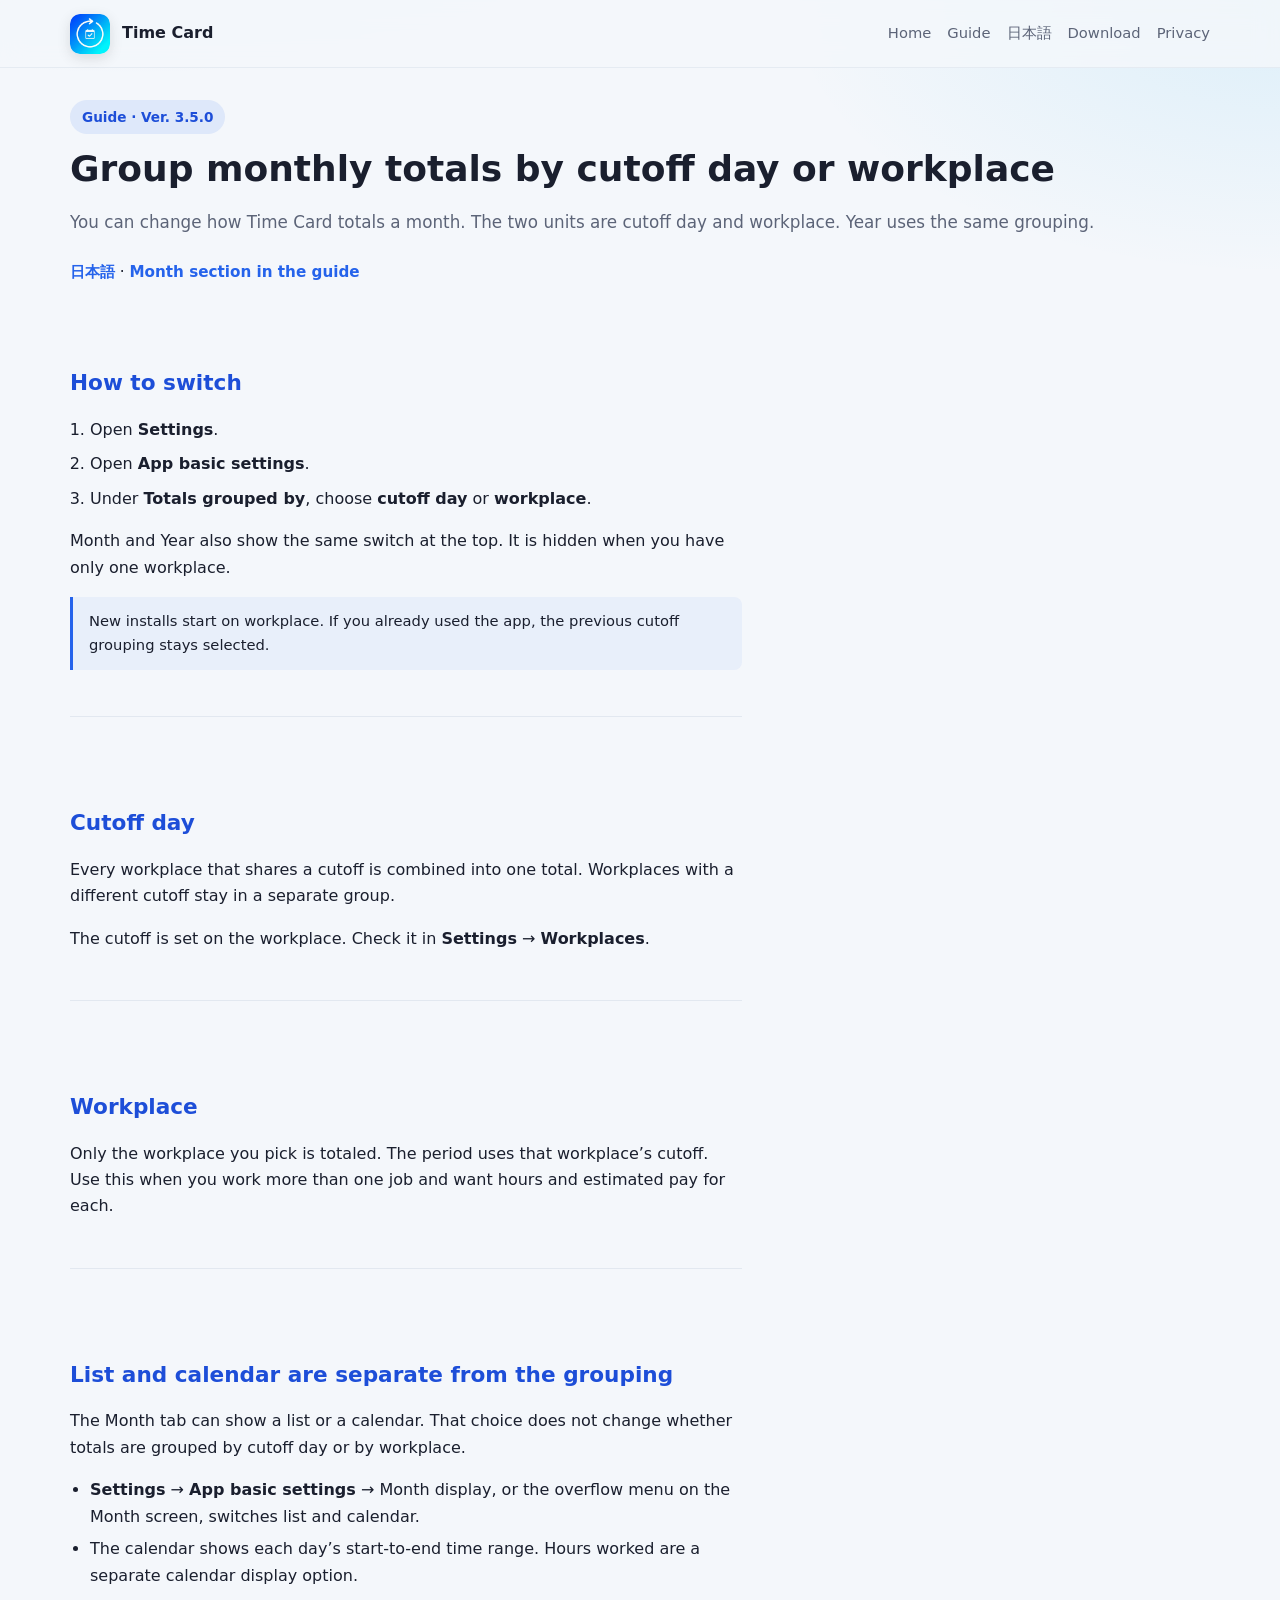
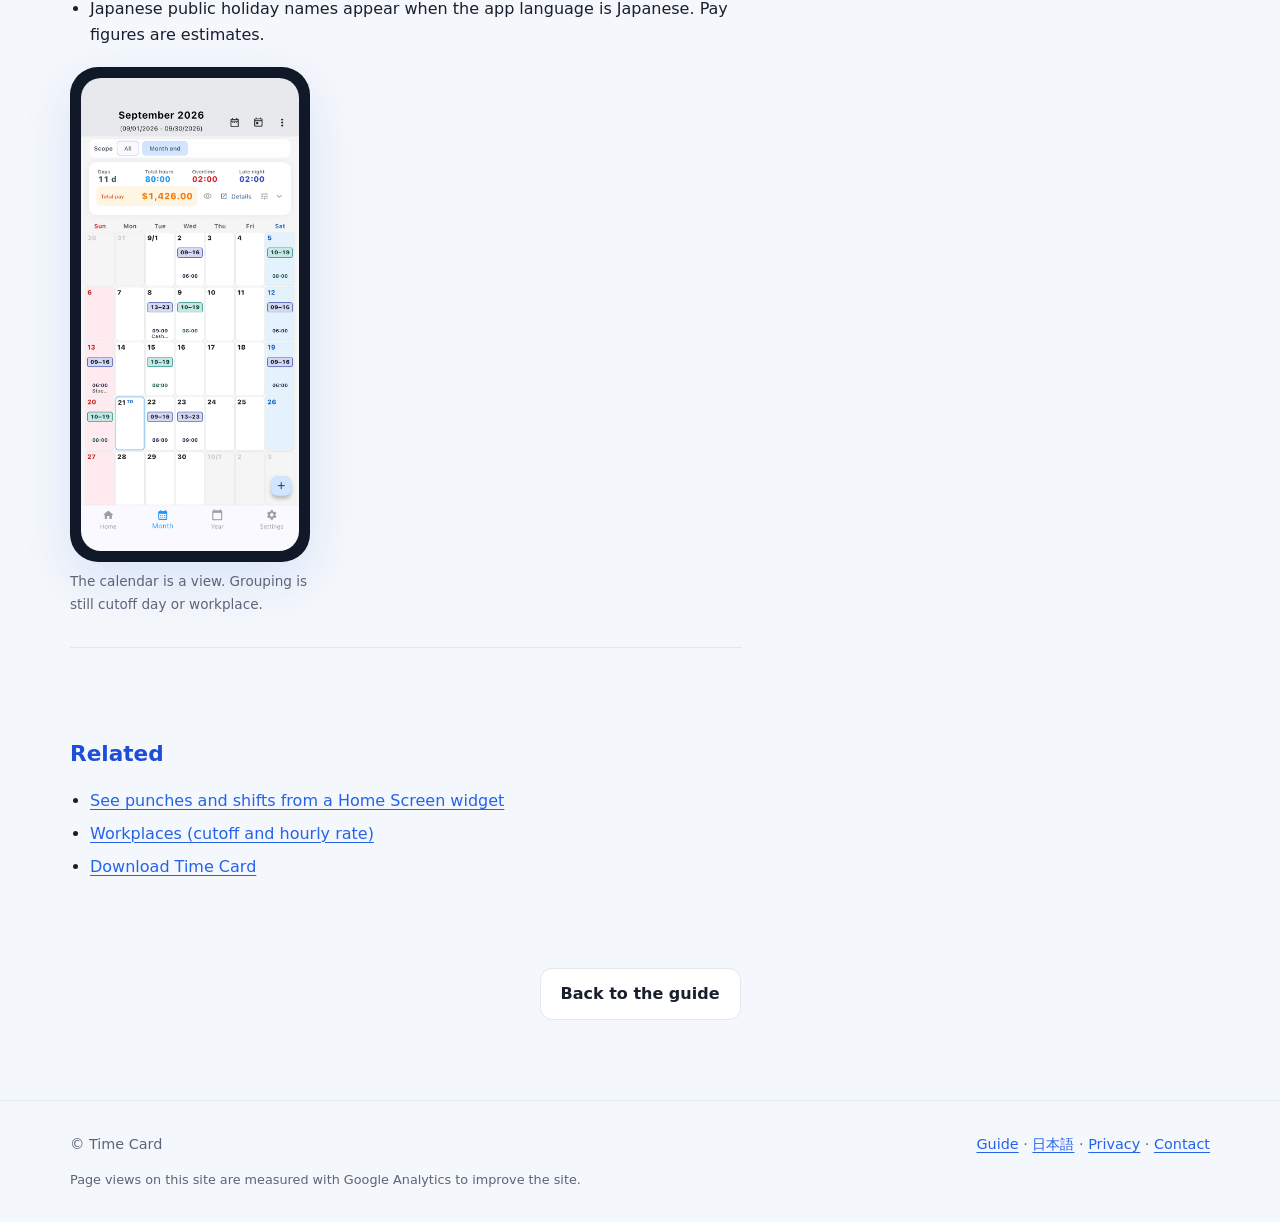
<file: monthly-totals-en.html>
<!DOCTYPE html>
<html lang="en">
  <head>
    <meta charset="UTF-8" />
    <meta name="viewport" content="width=device-width, initial-scale=1" />
    <title>Group monthly totals by cutoff day or workplace | Time Card</title>
    <meta
      name="description"
      content="Switch Time Card monthly totals between cutoff day and workplace. The setting is Totals grouped by in App basic settings. It is hidden when you have one workplace. Year uses the same grouping."
    />
    <meta name="robots" content="index, follow, max-image-preview:large" />
    <meta name="author" content="Time Card" />
    <link
      rel="canonical"
      href="https://stallions0721.github.io/timecard-app-site/monthly-totals-en.html"
    />
    <link
      rel="alternate"
      hreflang="ja"
      href="https://stallions0721.github.io/timecard-app-site/monthly-totals.html"
    />
    <link
      rel="alternate"
      hreflang="en"
      href="https://stallions0721.github.io/timecard-app-site/monthly-totals-en.html"
    />
    <link
      rel="alternate"
      hreflang="x-default"
      href="https://stallions0721.github.io/timecard-app-site/monthly-totals.html"
    />
    <meta property="og:type" content="article" />
    <meta property="og:site_name" content="Time Card" />
    <meta property="og:locale" content="en_US" />
    <meta
      property="og:title"
      content="Group monthly totals by cutoff day or workplace | Time Card"
    />
    <meta
      property="og:description"
      content="Cutoff day combines workplaces that share a cutoff. Workplace totals only the workplace you pick, using that workplace’s cutoff period."
    />
    <meta
      property="og:url"
      content="https://stallions0721.github.io/timecard-app-site/monthly-totals-en.html"
    />
    <meta
      property="og:image"
      content="https://stallions0721.github.io/timecard-app-site/assets/og-image-en.png"
    />
    <meta name="twitter:card" content="summary_large_image" />
    <meta name="theme-color" content="#2563eb" />
    <link rel="icon" type="image/png" href="assets/app-icon.png" />
    <link rel="stylesheet" href="styles.css" />
    <script type="application/ld+json">
      {
        "@context": "https://schema.org",
        "@type": "BreadcrumbList",
        "itemListElement": [
          {
            "@type": "ListItem",
            "position": 1,
            "name": "Time Card",
            "item": "https://stallions0721.github.io/timecard-app-site/index-en.html"
          },
          {
            "@type": "ListItem",
            "position": 2,
            "name": "User guide",
            "item": "https://stallions0721.github.io/timecard-app-site/help-en.html"
          },
          {
            "@type": "ListItem",
            "position": 3,
            "name": "Monthly totals",
            "item": "https://stallions0721.github.io/timecard-app-site/monthly-totals-en.html"
          }
        ]
      }
    </script>
  </head>
  <body>
    <header class="site-header">
      <div class="container inner">
        <a class="brand" href="index-en.html">
          <img src="assets/app-icon.png" width="40" height="40" alt="" />
          <span>Time Card</span>
        </a>
        <nav class="nav" aria-label="Site">
          <a href="index-en.html">Home</a>
          <a href="help-en.html">Guide</a>
          <a href="monthly-totals.html" hreflang="ja">日本語</a>
          <a href="index-en.html#download">Download</a>
          <a href="privacy-en.html">Privacy</a>
        </nav>
      </div>
    </header>

    <main class="guide-page">
      <div class="container">
        <header class="guide-header">
          <p class="eyebrow">Guide · Ver. 3.5.0</p>
          <h1>Group monthly totals by cutoff day or workplace</h1>
          <p class="lead">
            You can change how Time Card totals a month. The two units are cutoff day and workplace. Year uses the same grouping.
          </p>
          <p class="lang-switch">
            <a href="monthly-totals.html" hreflang="ja">日本語</a>
            ·
            <a href="help-en.html#month">Month section in the guide</a>
          </p>
        </header>

        <article class="guide-body">
          <section class="guide-section">
            <h2>How to switch</h2>
            <ol class="guide-steps">
              <li>Open <strong>Settings</strong>.</li>
              <li>Open <strong>App basic settings</strong>.</li>
              <li>Under <strong>Totals grouped by</strong>, choose <strong>cutoff day</strong> or <strong>workplace</strong>.</li>
            </ol>
            <p>
              Month and Year also show the same switch at the top. It is hidden when you have only one workplace.
            </p>
            <p class="guide-note">
              New installs start on workplace. If you already used the app, the previous cutoff grouping stays selected.
            </p>
          </section>

          <section class="guide-section">
            <h2>Cutoff day</h2>
            <p>
              Every workplace that shares a cutoff is combined into one total. Workplaces with a different cutoff stay in a separate group.
            </p>
            <p>
              The cutoff is set on the workplace. Check it in <strong>Settings</strong> → <strong>Workplaces</strong>.
            </p>
          </section>

          <section class="guide-section">
            <h2>Workplace</h2>
            <p>
              Only the workplace you pick is totaled. The period uses that workplace’s cutoff. Use this when you work more than one job and want hours and estimated pay for each.
            </p>
          </section>

          <section class="guide-section">
            <h2>List and calendar are separate from the grouping</h2>
            <p>
              The Month tab can show a list or a calendar. That choice does not change whether totals are grouped by cutoff day or by workplace.
            </p>
            <ul>
              <li>
                <strong>Settings</strong> → <strong>App basic settings</strong> → Month display, or the overflow menu on the Month screen, switches list and calendar.
              </li>
              <li>
                The calendar shows each day’s start-to-end time range. Hours worked are a separate calendar display option.
              </li>
              <li>Japanese public holiday names appear when the app language is Japanese. Pay figures are estimates.</li>
            </ul>
            <figure class="guide-shot">
              <div class="phone-frame">
                <img
                  src="assets/screenshots/en/month-calendar.png"
                  alt="Month calendar with daily time ranges and total pay"
                  width="240"
                  height="521"
                  loading="lazy"
                />
              </div>
              <figcaption>The calendar is a view. Grouping is still cutoff day or workplace.</figcaption>
            </figure>
          </section>

          <section class="guide-section">
            <h2>Related</h2>
            <ul>
              <li>
                <a href="widget-shift-en.html">See punches and shifts from a Home Screen widget</a>
              </li>
              <li><a href="help-en.html#workplace">Workplaces (cutoff and hourly rate)</a></li>
              <li><a href="index-en.html#download">Download Time Card</a></li>
            </ul>
          </section>
        </article>

        <p class="guide-back">
          <a class="btn btn-secondary" href="help-en.html">Back to the guide</a>
        </p>
      </div>
    </main>

    <footer class="site-footer">
      <div class="container inner">
        <span>© Time Card</span>
        <span>
          <a href="help-en.html">Guide</a>
          ·
          <a href="monthly-totals.html" hreflang="ja">日本語</a>
          ·
          <a href="privacy-en.html">Privacy</a>
          ·
          <a href="mailto:stallions.0721@gmail.com">Contact</a>
        </span>
        <p class="site-analytics-note">
          Page views on this site are measured with Google Analytics to improve the site.
        </p>
      </div>
    </footer>
    <script src="ga.js"></script>
  </body>
</html>
</file>
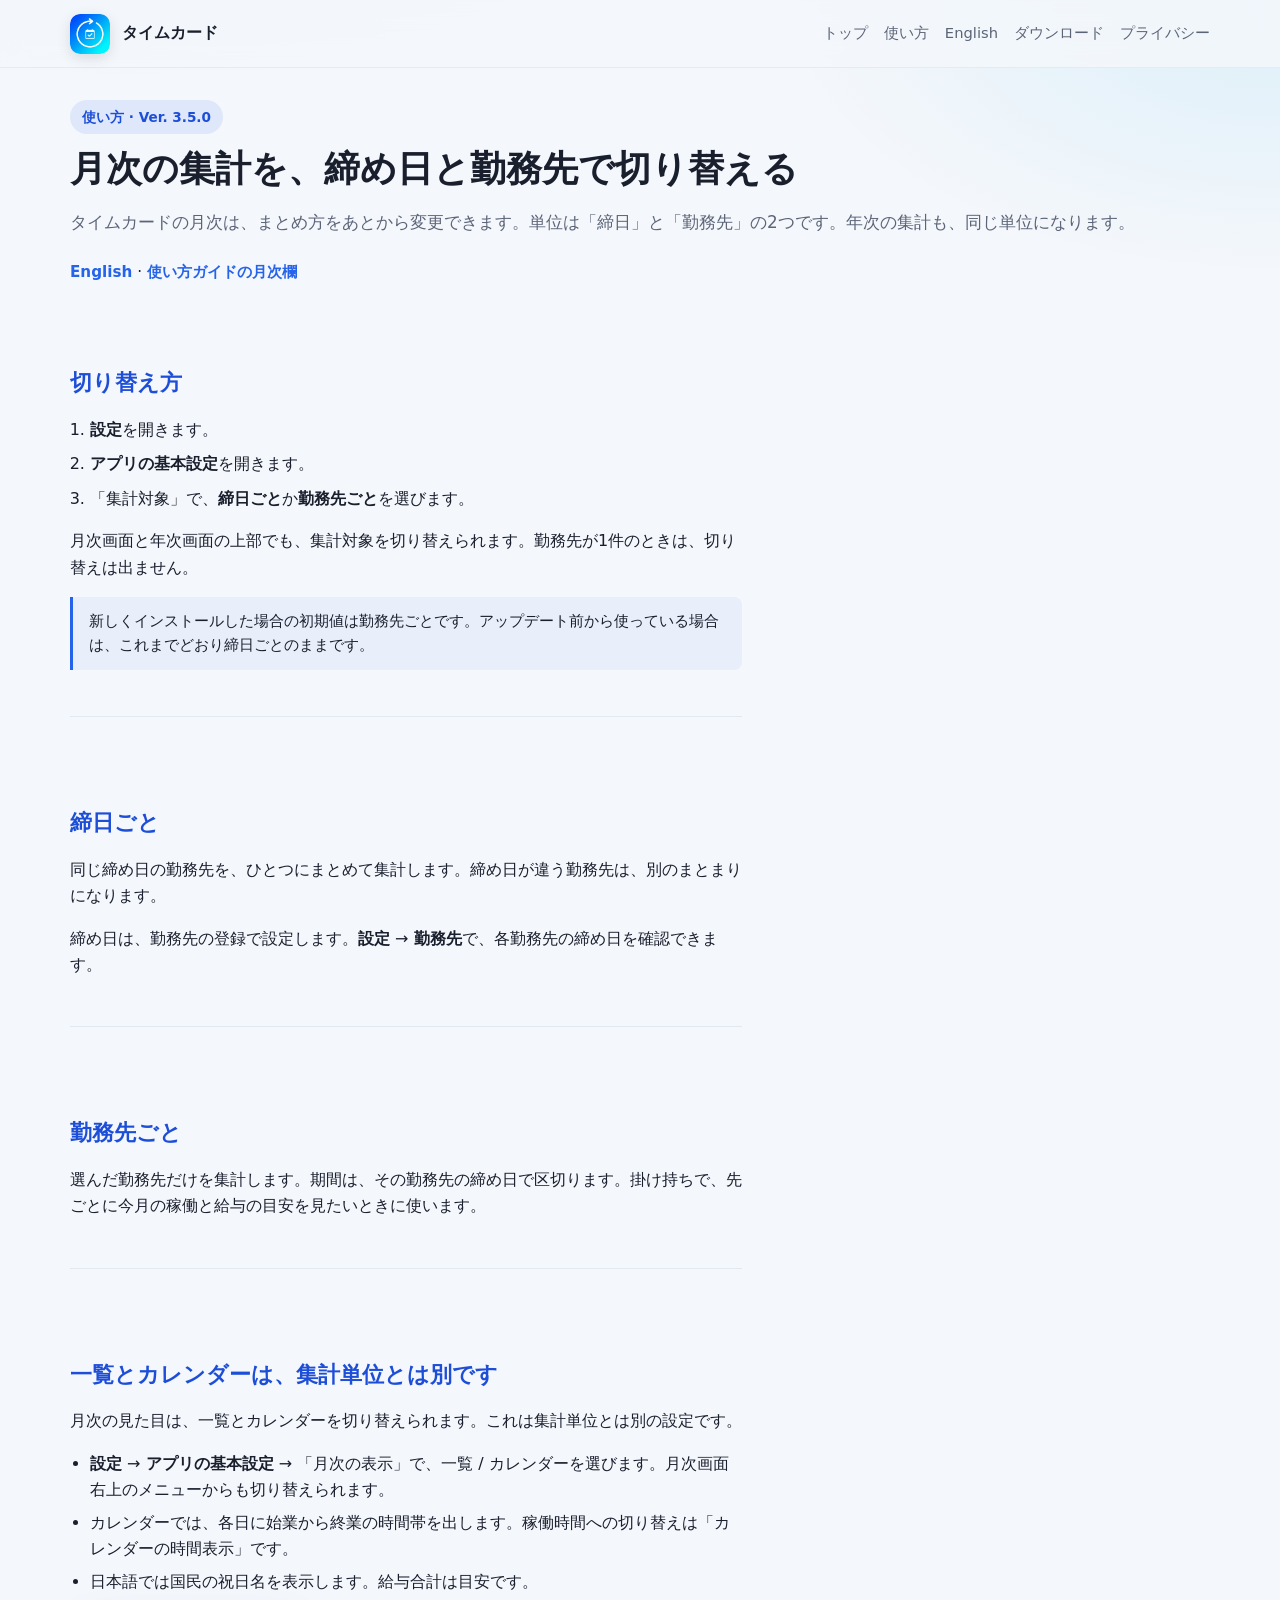
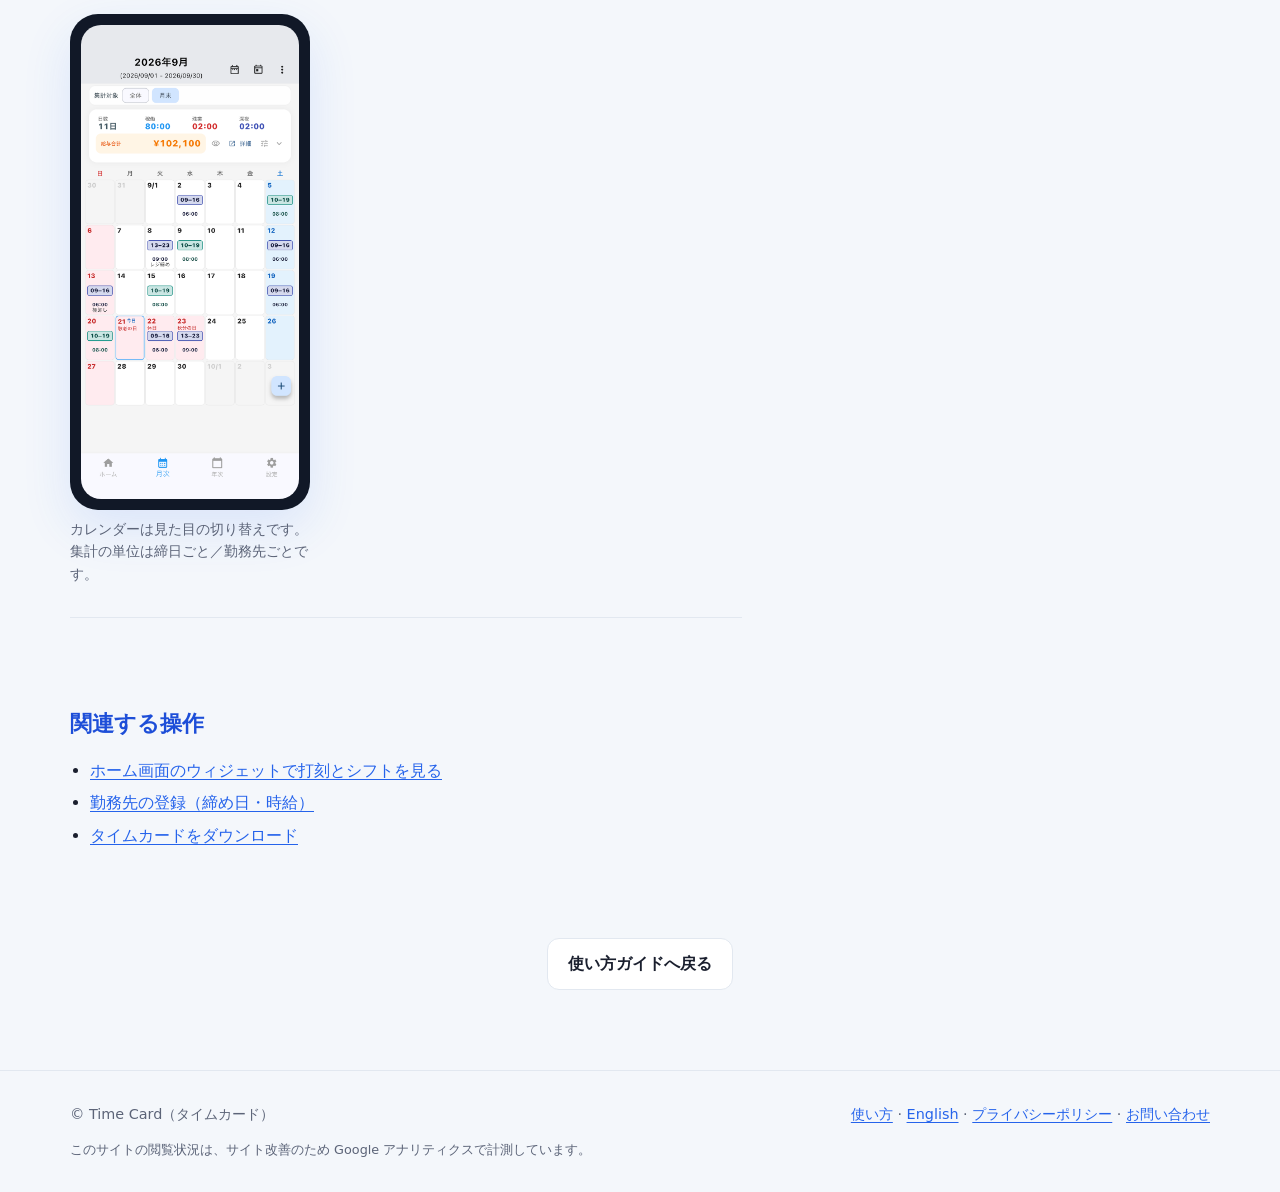
<file: monthly-totals.html>
<!DOCTYPE html>
<html lang="ja">
  <head>
    <meta charset="UTF-8" />
    <meta name="viewport" content="width=device-width, initial-scale=1" />
    <title>月次の集計を締め日と勤務先で切り替える｜タイムカード</title>
    <meta
      name="description"
      content="タイムカードの月次集計を、締日ごとと勤務先ごとで切り替える方法です。設定はアプリの基本設定の集計対象。勤務先が1件のときは切り替えは出ません。年次も同じ単位です。"
    />
    <meta name="robots" content="index, follow, max-image-preview:large" />
    <meta name="author" content="Time Card" />
    <link
      rel="canonical"
      href="https://stallions0721.github.io/timecard-app-site/monthly-totals.html"
    />
    <link
      rel="alternate"
      hreflang="ja"
      href="https://stallions0721.github.io/timecard-app-site/monthly-totals.html"
    />
    <link
      rel="alternate"
      hreflang="en"
      href="https://stallions0721.github.io/timecard-app-site/monthly-totals-en.html"
    />
    <link
      rel="alternate"
      hreflang="x-default"
      href="https://stallions0721.github.io/timecard-app-site/monthly-totals.html"
    />
    <meta property="og:type" content="article" />
    <meta property="og:site_name" content="タイムカード" />
    <meta property="og:locale" content="ja_JP" />
    <meta
      property="og:title"
      content="月次の集計を締め日と勤務先で切り替える｜タイムカード"
    />
    <meta
      property="og:description"
      content="締日ごとは同じ締め日の勤務先をまとめ、勤務先ごとは選んだ勤務先の締め日で区切ります。"
    />
    <meta
      property="og:url"
      content="https://stallions0721.github.io/timecard-app-site/monthly-totals.html"
    />
    <meta
      property="og:image"
      content="https://stallions0721.github.io/timecard-app-site/assets/og-image-ja.png"
    />
    <meta name="twitter:card" content="summary_large_image" />
    <meta name="theme-color" content="#2563eb" />
    <link rel="icon" type="image/png" href="assets/app-icon.png" />
    <link rel="stylesheet" href="styles.css" />
    <script type="application/ld+json">
      {
        "@context": "https://schema.org",
        "@type": "BreadcrumbList",
        "itemListElement": [
          {
            "@type": "ListItem",
            "position": 1,
            "name": "タイムカード",
            "item": "https://stallions0721.github.io/timecard-app-site/"
          },
          {
            "@type": "ListItem",
            "position": 2,
            "name": "使い方ガイド",
            "item": "https://stallions0721.github.io/timecard-app-site/help.html"
          },
          {
            "@type": "ListItem",
            "position": 3,
            "name": "月次の集計を締め日と勤務先で切り替える",
            "item": "https://stallions0721.github.io/timecard-app-site/monthly-totals.html"
          }
        ]
      }
    </script>
  </head>
  <body>
    <header class="site-header">
      <div class="container inner">
        <a class="brand" href="index.html">
          <img src="assets/app-icon.png" width="40" height="40" alt="" />
          <span>タイムカード</span>
        </a>
        <nav class="nav" aria-label="サイト内リンク">
          <a href="index.html">トップ</a>
          <a href="help.html">使い方</a>
          <a href="monthly-totals-en.html" hreflang="en">English</a>
          <a href="index.html#download">ダウンロード</a>
          <a href="privacy.html">プライバシー</a>
        </nav>
      </div>
    </header>

    <main class="guide-page">
      <div class="container">
        <header class="guide-header">
          <p class="eyebrow">使い方 · Ver. 3.5.0</p>
          <h1>月次の集計を、締め日と勤務先で切り替える</h1>
          <p class="lead">
            タイムカードの月次は、まとめ方をあとから変更できます。単位は「締日」と「勤務先」の2つです。年次の集計も、同じ単位になります。
          </p>
          <p class="lang-switch">
            <a href="monthly-totals-en.html" hreflang="en">English</a>
            ·
            <a href="help.html#month">使い方ガイドの月次欄</a>
          </p>
        </header>

        <article class="guide-body">
          <section class="guide-section">
            <h2>切り替え方</h2>
            <ol class="guide-steps">
              <li><strong>設定</strong>を開きます。</li>
              <li><strong>アプリの基本設定</strong>を開きます。</li>
              <li>「集計対象」で、<strong>締日ごと</strong>か<strong>勤務先ごと</strong>を選びます。</li>
            </ol>
            <p>
              月次画面と年次画面の上部でも、集計対象を切り替えられます。勤務先が1件のときは、切り替えは出ません。
            </p>
            <p class="guide-note">
              新しくインストールした場合の初期値は勤務先ごとです。アップデート前から使っている場合は、これまでどおり締日ごとのままです。
            </p>
          </section>

          <section class="guide-section">
            <h2>締日ごと</h2>
            <p>
              同じ締め日の勤務先を、ひとつにまとめて集計します。締め日が違う勤務先は、別のまとまりになります。
            </p>
            <p>
              締め日は、勤務先の登録で設定します。<strong>設定</strong> → <strong>勤務先</strong>で、各勤務先の締め日を確認できます。
            </p>
          </section>

          <section class="guide-section">
            <h2>勤務先ごと</h2>
            <p>
              選んだ勤務先だけを集計します。期間は、その勤務先の締め日で区切ります。掛け持ちで、先ごとに今月の稼働と給与の目安を見たいときに使います。
            </p>
          </section>

          <section class="guide-section">
            <h2>一覧とカレンダーは、集計単位とは別です</h2>
            <p>
              月次の見た目は、一覧とカレンダーを切り替えられます。これは集計単位とは別の設定です。
            </p>
            <ul>
              <li>
                <strong>設定</strong> → <strong>アプリの基本設定</strong> → 「月次の表示」で、一覧 / カレンダーを選びます。月次画面右上のメニューからも切り替えられます。
              </li>
              <li>
                カレンダーでは、各日に始業から終業の時間帯を出します。稼働時間への切り替えは「カレンダーの時間表示」です。
              </li>
              <li>日本語では国民の祝日名を表示します。給与合計は目安です。</li>
            </ul>
            <figure class="guide-shot">
              <div class="phone-frame">
                <img
                  src="assets/screenshots/ja/month-calendar.png"
                  alt="月次カレンダー。日付ごとの時間帯と給与合計"
                  width="240"
                  height="521"
                  loading="lazy"
                />
              </div>
              <figcaption>カレンダーは見た目の切り替えです。集計の単位は締日ごと／勤務先ごとです。</figcaption>
            </figure>
          </section>

          <section class="guide-section">
            <h2>関連する操作</h2>
            <ul>
              <li>
                <a href="widget-shift.html">ホーム画面のウィジェットで打刻とシフトを見る</a>
              </li>
              <li><a href="help.html#workplace">勤務先の登録（締め日・時給）</a></li>
              <li><a href="index.html#download">タイムカードをダウンロード</a></li>
            </ul>
          </section>
        </article>

        <p class="guide-back">
          <a class="btn btn-secondary" href="help.html">使い方ガイドへ戻る</a>
        </p>
      </div>
    </main>

    <footer class="site-footer">
      <div class="container inner">
        <span>© Time Card（タイムカード）</span>
        <span>
          <a href="help.html">使い方</a>
          ·
          <a href="monthly-totals-en.html" hreflang="en">English</a>
          ·
          <a href="privacy.html">プライバシーポリシー</a>
          ·
          <a href="mailto:stallions.0721@gmail.com">お問い合わせ</a>
        </span>
        <p class="site-analytics-note">
          このサイトの閲覧状況は、サイト改善のため Google アナリティクスで計測しています。
        </p>
      </div>
    </footer>
    <script src="ga.js"></script>
  </body>
</html>
</file>
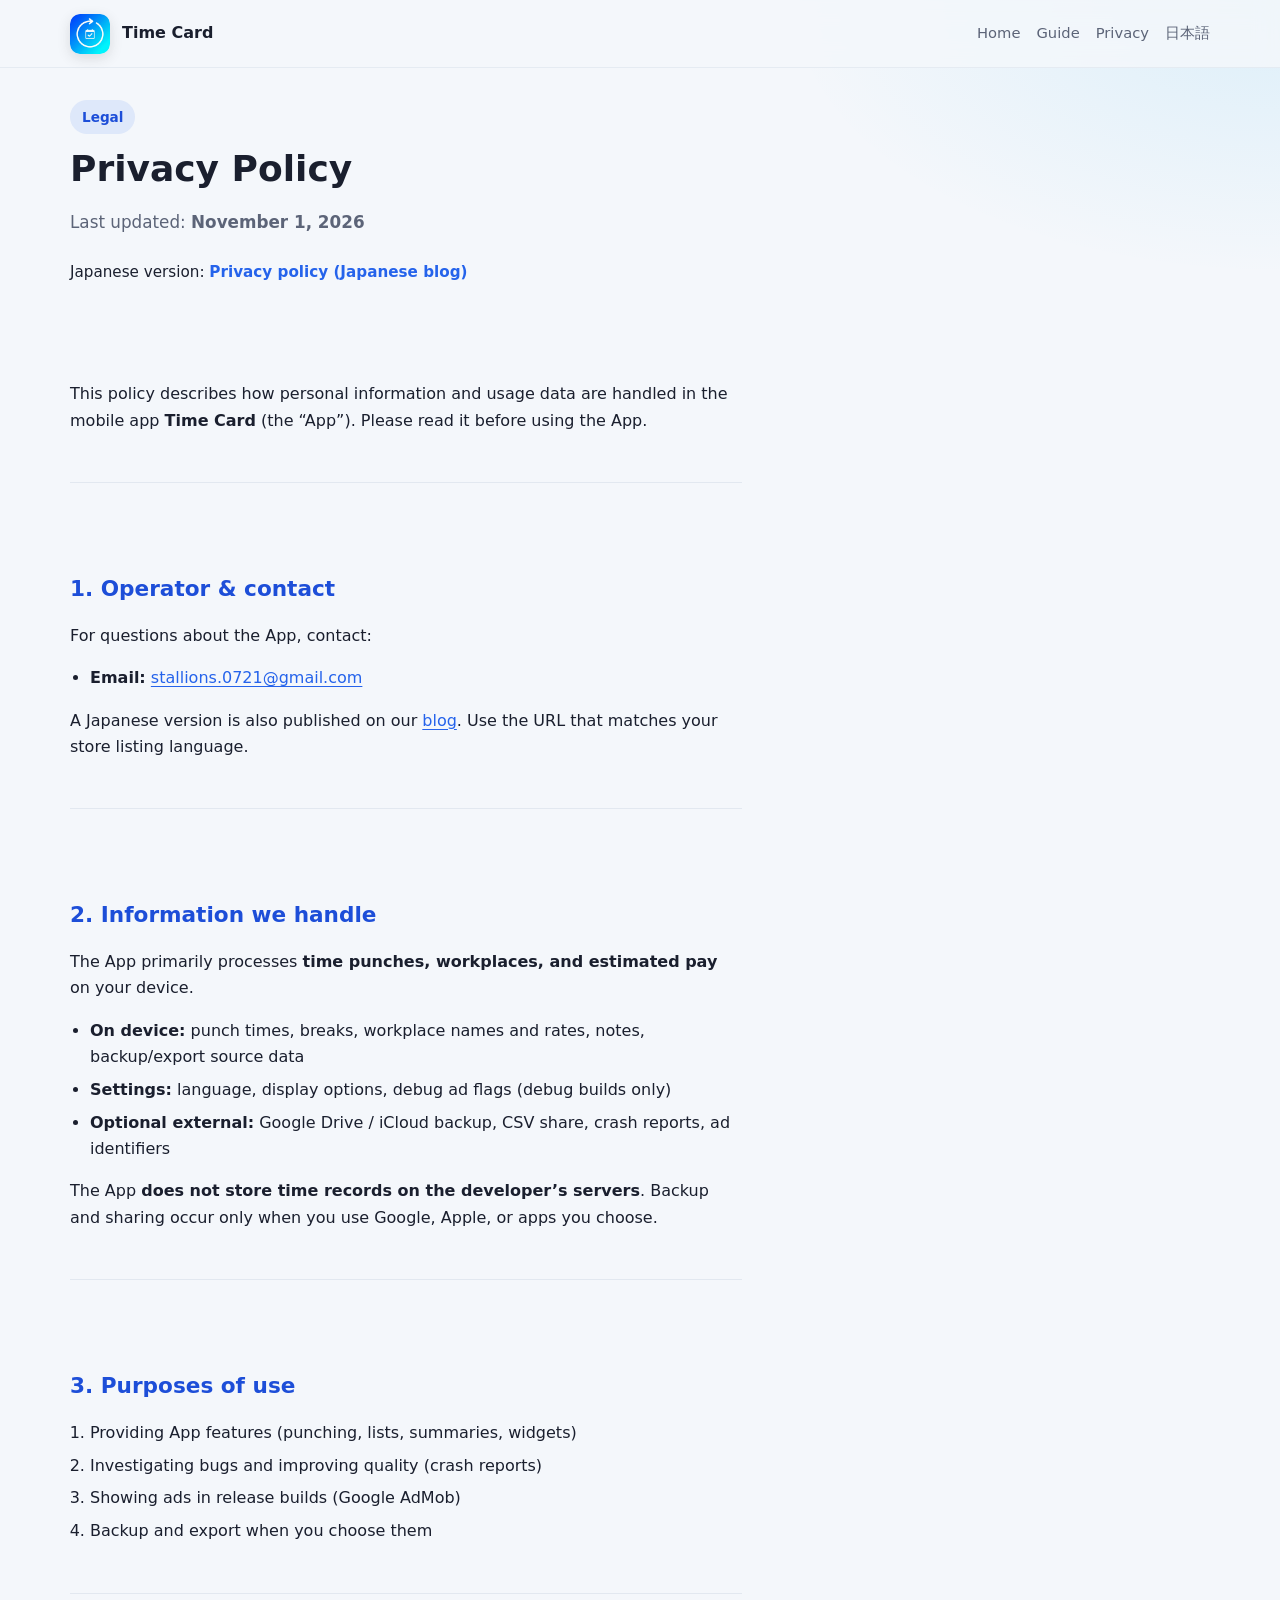
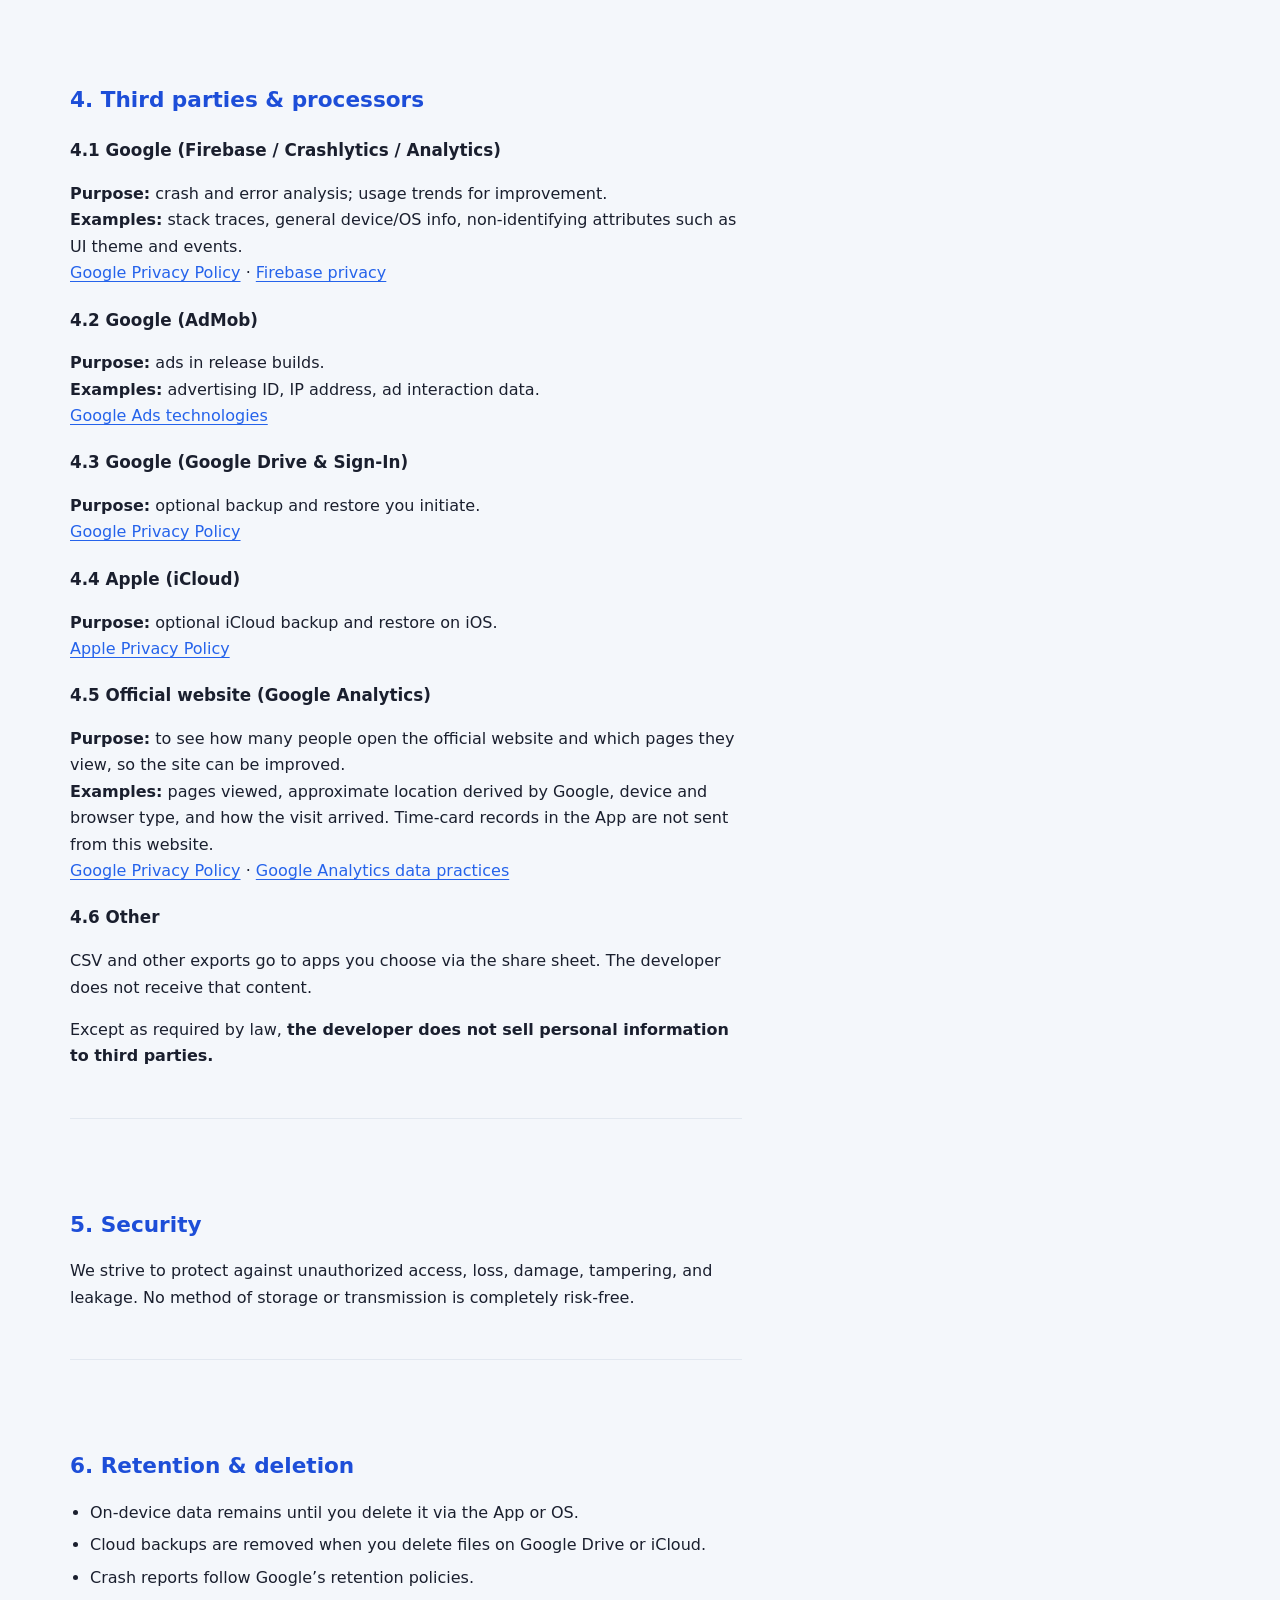
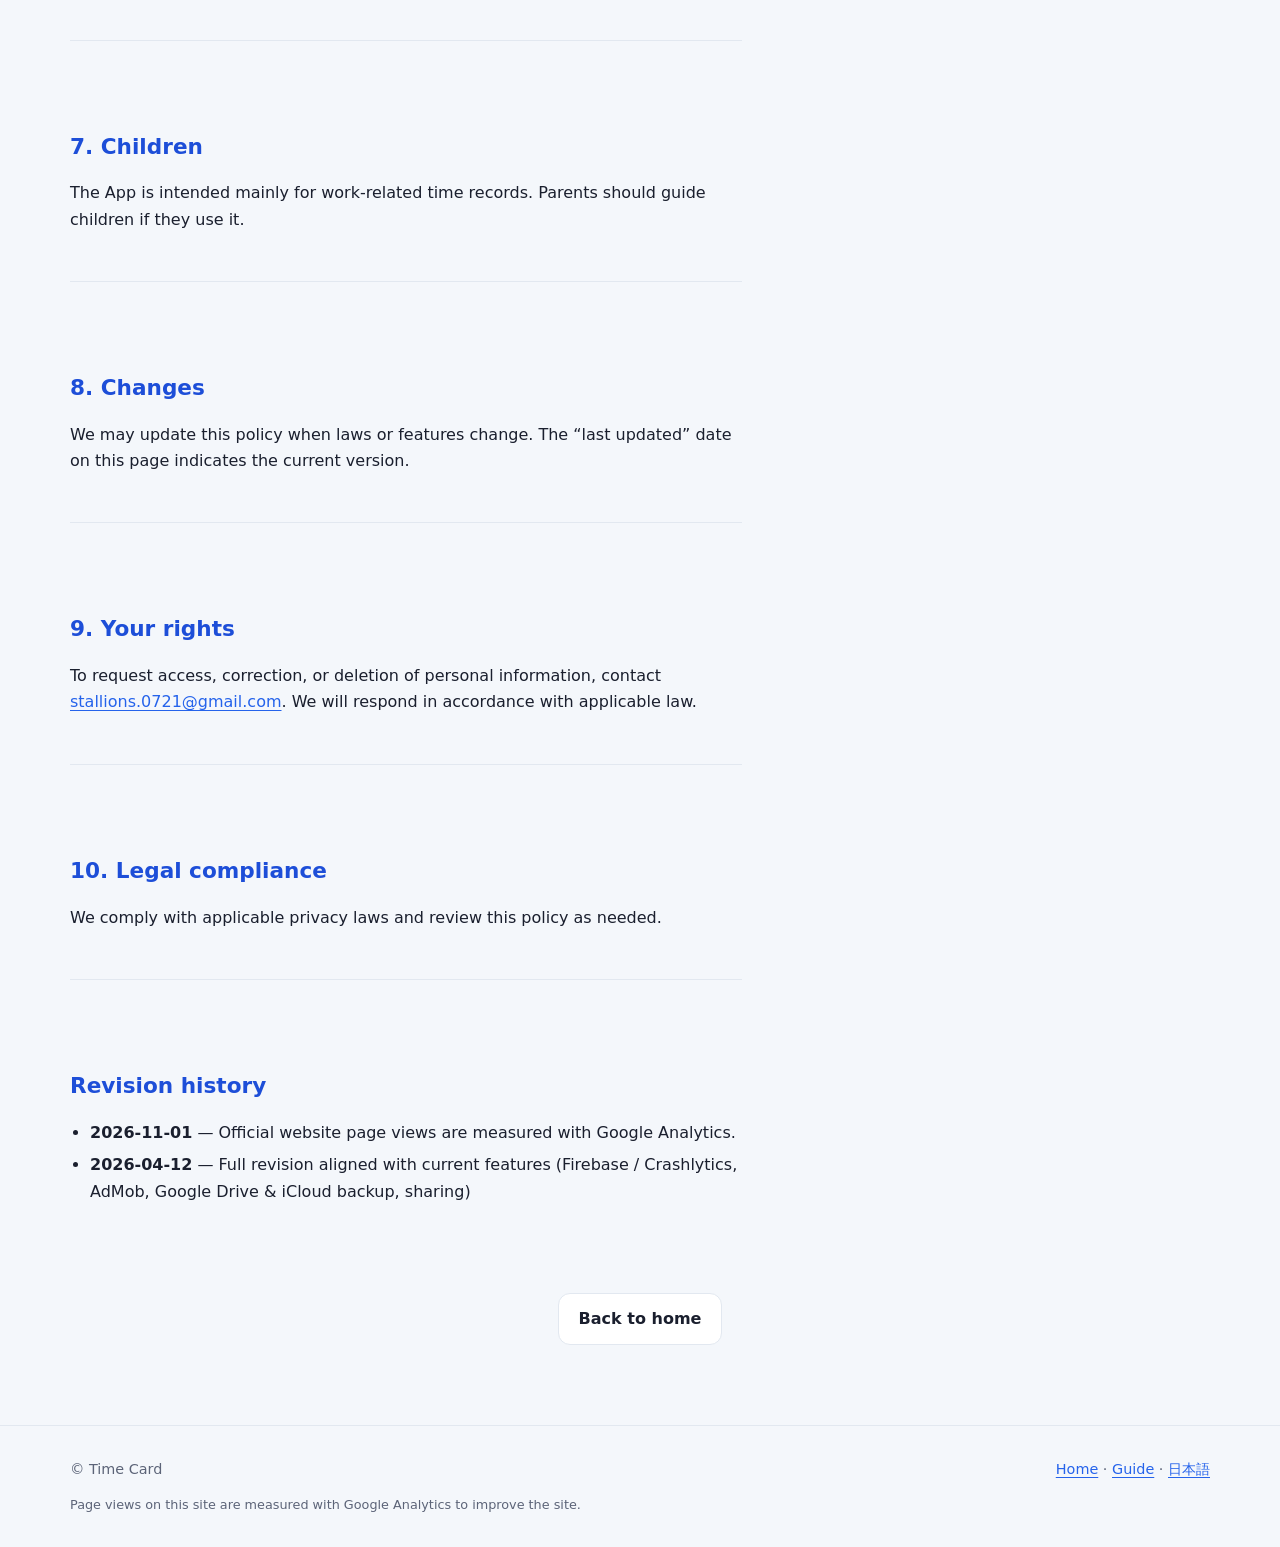
<file: privacy-en.html>
<!DOCTYPE html>
<html lang="en">
  <head>
    <meta charset="UTF-8" />
    <meta name="viewport" content="width=device-width, initial-scale=1" />
    <title>Privacy Policy — Time Card</title>
    <meta
      name="description"
      content="Privacy Policy for the Time Card mobile app: on-device data, optional backup, Firebase, AdMob, and your rights."
    />
    <meta name="robots" content="index, follow" />
    <link
      rel="canonical"
      href="https://stallions0721.github.io/timecard-app-site/privacy-en.html"
    />
    <link
      rel="alternate"
      hreflang="en"
      href="https://stallions0721.github.io/timecard-app-site/privacy-en.html"
    />
    <link
      rel="alternate"
      hreflang="ja"
      href="https://stallions0721.blogspot.com/2026/04/2026412-time-card-1.html"
    />
    <meta property="og:type" content="article" />
    <meta property="og:site_name" content="Time Card" />
    <meta property="og:locale" content="en_US" />
    <meta property="og:title" content="Privacy Policy — Time Card" />
    <meta
      property="og:description"
      content="How Time Card handles on-device data, optional backup, Firebase, and AdMob."
    />
    <meta
      property="og:url"
      content="https://stallions0721.github.io/timecard-app-site/privacy-en.html"
    />
    <meta
      property="og:image"
      content="https://stallions0721.github.io/timecard-app-site/assets/og-image-en.png"
    />
    <meta name="twitter:card" content="summary_large_image" />
    <meta name="theme-color" content="#2563eb" />
    <link rel="icon" type="image/png" href="assets/app-icon.png" />
    <link rel="stylesheet" href="styles.css" />
  </head>
  <body>
    <header class="site-header">
      <div class="container inner">
        <a class="brand" href="index-en.html">
          <img src="assets/app-icon.png" width="40" height="40" alt="" />
          <span>Time Card</span>
        </a>
        <nav class="nav" aria-label="Site navigation">
          <a href="index-en.html">Home</a>
          <a href="help-en.html">Guide</a>
          <a href="privacy-en.html" aria-current="page">Privacy</a>
          <a href="privacy.html" hreflang="ja">日本語</a>
        </nav>
      </div>
    </header>

    <main class="guide-page">
      <div class="container">
        <header class="guide-header">
          <p class="eyebrow">Legal</p>
          <h1>Privacy Policy</h1>
          <p class="lead">Last updated: <strong>November 1, 2026</strong></p>
          <p class="lang-switch">
            Japanese version:
            <a href="privacy.html" hreflang="ja">Privacy policy (Japanese blog)</a>
          </p>
        </header>

        <article class="guide-body">
          <section class="guide-section">
          <p>
            This policy describes how personal information and usage data are handled in the mobile app
            <strong>Time Card</strong> (the “App”). Please read it before using the App.
          </p>
          </section>

          <section class="guide-section">
          <h2>1. Operator &amp; contact</h2>
          <p>For questions about the App, contact:</p>
          <ul>
            <li><strong>Email:</strong> <a href="mailto:stallions.0721@gmail.com">stallions.0721@gmail.com</a></li>
          </ul>
          <p>
            A Japanese version is also published on our
            <a href="https://stallions0721.blogspot.com/2026/04/2026412-time-card-1.html" rel="noopener noreferrer">blog</a>.
            Use the URL that matches your store listing language.
          </p>
          </section>

          <section class="guide-section">
          <h2>2. Information we handle</h2>
          <p>
            The App primarily processes <strong>time punches, workplaces, and estimated pay</strong> on your device.
          </p>
          <ul>
            <li><strong>On device:</strong> punch times, breaks, workplace names and rates, notes, backup/export source data</li>
            <li><strong>Settings:</strong> language, display options, debug ad flags (debug builds only)</li>
            <li><strong>Optional external:</strong> Google Drive / iCloud backup, CSV share, crash reports, ad identifiers</li>
          </ul>
          <p>
            The App <strong>does not store time records on the developer’s servers</strong>. Backup and sharing occur only when you use Google, Apple, or apps you choose.
          </p>
          </section>

          <section class="guide-section">
          <h2>3. Purposes of use</h2>
          <ol>
            <li>Providing App features (punching, lists, summaries, widgets)</li>
            <li>Investigating bugs and improving quality (crash reports)</li>
            <li>Showing ads in release builds (Google AdMob)</li>
            <li>Backup and export when you choose them</li>
          </ol>
          </section>

          <section class="guide-section">
          <h2>4. Third parties &amp; processors</h2>

          <h3>4.1 Google (Firebase / Crashlytics / Analytics)</h3>
          <p>
            <strong>Purpose:</strong> crash and error analysis; usage trends for improvement.<br />
            <strong>Examples:</strong> stack traces, general device/OS info, non-identifying attributes such as UI theme and events.<br />
            <a href="https://policies.google.com/privacy" rel="noopener noreferrer">Google Privacy Policy</a>
            ·
            <a href="https://firebase.google.com/support/privacy" rel="noopener noreferrer">Firebase privacy</a>
          </p>

          <h3>4.2 Google (AdMob)</h3>
          <p>
            <strong>Purpose:</strong> ads in release builds.<br />
            <strong>Examples:</strong> advertising ID, IP address, ad interaction data.<br />
            <a href="https://policies.google.com/technologies/ads" rel="noopener noreferrer">Google Ads technologies</a>
          </p>

          <h3>4.3 Google (Google Drive &amp; Sign-In)</h3>
          <p>
            <strong>Purpose:</strong> optional backup and restore you initiate.<br />
            <a href="https://policies.google.com/privacy" rel="noopener noreferrer">Google Privacy Policy</a>
          </p>

          <h3>4.4 Apple (iCloud)</h3>
          <p>
            <strong>Purpose:</strong> optional iCloud backup and restore on iOS.<br />
            <a href="https://www.apple.com/legal/privacy/" rel="noopener noreferrer">Apple Privacy Policy</a>
          </p>

          <h3>4.5 Official website (Google Analytics)</h3>
          <p>
            <strong>Purpose:</strong> to see how many people open the official website and which pages they view, so the site can be improved.<br />
            <strong>Examples:</strong> pages viewed, approximate location derived by Google, device and browser type, and how the visit arrived. Time-card records in the App are not sent from this website.<br />
            <a href="https://policies.google.com/privacy" rel="noopener noreferrer">Google Privacy Policy</a>
            ·
            <a href="https://support.google.com/analytics/answer/6004245" rel="noopener noreferrer">Google Analytics data practices</a>
          </p>

          <h3>4.6 Other</h3>
          <p>
            CSV and other exports go to apps you choose via the share sheet. The developer does not receive that content.
          </p>
          <p>
            Except as required by law, <strong>the developer does not sell personal information to third parties.</strong>
          </p>
          </section>

          <section class="guide-section">
          <h2>5. Security</h2>
          <p>
            We strive to protect against unauthorized access, loss, damage, tampering, and leakage. No method of storage or transmission is completely risk-free.
          </p>
          </section>

          <section class="guide-section">
          <h2>6. Retention &amp; deletion</h2>
          <ul>
            <li>On-device data remains until you delete it via the App or OS.</li>
            <li>Cloud backups are removed when you delete files on Google Drive or iCloud.</li>
            <li>Crash reports follow Google’s retention policies.</li>
          </ul>
          </section>

          <section class="guide-section">
          <h2>7. Children</h2>
          <p>The App is intended mainly for work-related time records. Parents should guide children if they use it.</p>
          </section>

          <section class="guide-section">
          <h2>8. Changes</h2>
          <p>
            We may update this policy when laws or features change. The “last updated” date on this page indicates the current version.
          </p>
          </section>

          <section class="guide-section">
          <h2>9. Your rights</h2>
          <p>
            To request access, correction, or deletion of personal information, contact
            <a href="mailto:stallions.0721@gmail.com">stallions.0721@gmail.com</a>. We will respond in accordance with applicable law.
          </p>
          </section>

          <section class="guide-section">
          <h2>10. Legal compliance</h2>
          <p>We comply with applicable privacy laws and review this policy as needed.</p>
          </section>

          <section class="guide-section">
          <h2>Revision history</h2>
          <ul>
            <li><strong>2026-11-01</strong> — Official website page views are measured with Google Analytics.</li>
            <li><strong>2026-04-12</strong> — Full revision aligned with current features (Firebase / Crashlytics, AdMob, Google Drive &amp; iCloud backup, sharing)</li>
          </ul>
          </section>
        </article>

        <p class="guide-back">
          <a class="btn btn-secondary" href="index-en.html">Back to home</a>
        </p>
      </div>
    </main>

    <footer class="site-footer">
      <div class="container inner">
        <span>© Time Card</span>
        <span>
          <a href="index-en.html">Home</a>
          ·
          <a href="help-en.html">Guide</a>
          ·
          <a href="privacy.html" hreflang="ja">日本語</a>
        </span>
        <p class="site-analytics-note">
          Page views on this site are measured with Google Analytics to improve the site.
        </p>
      </div>
    </footer>
    <script src="ga.js"></script>
  </body>
</html>
</file>
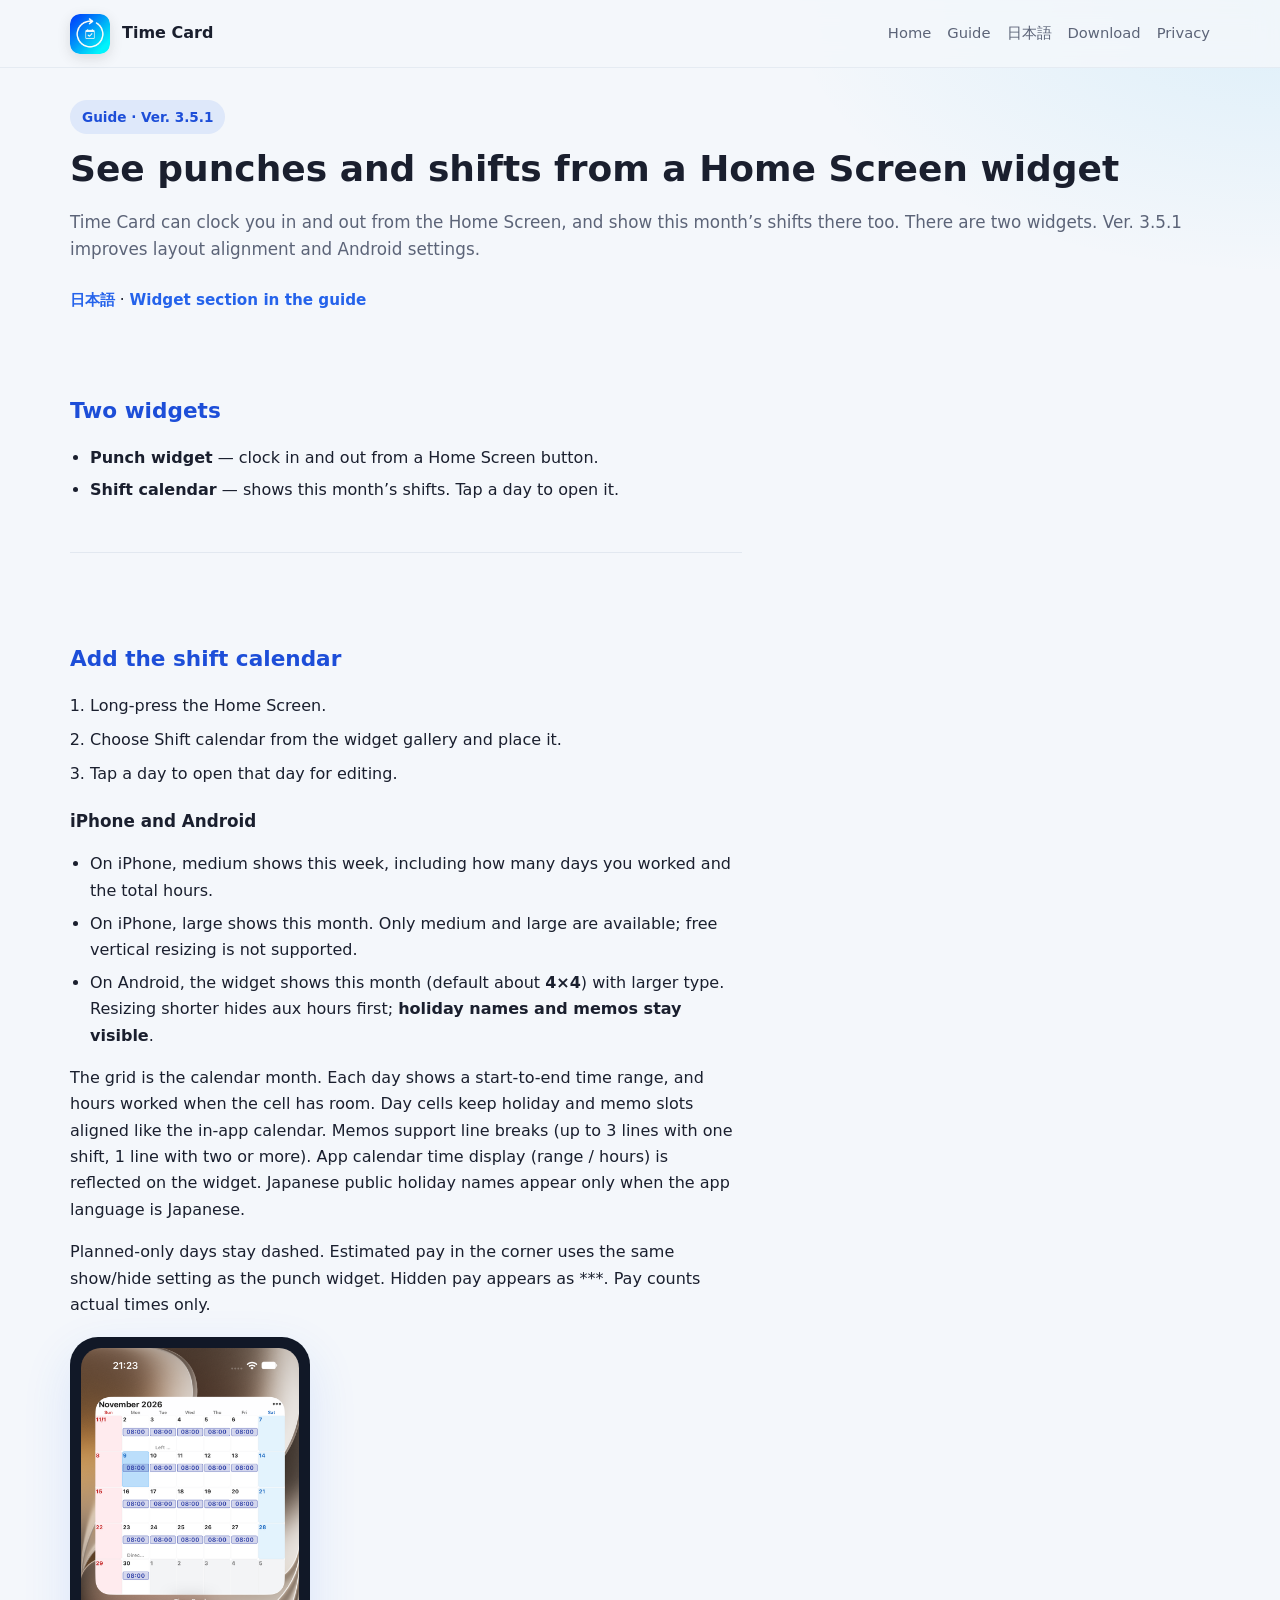
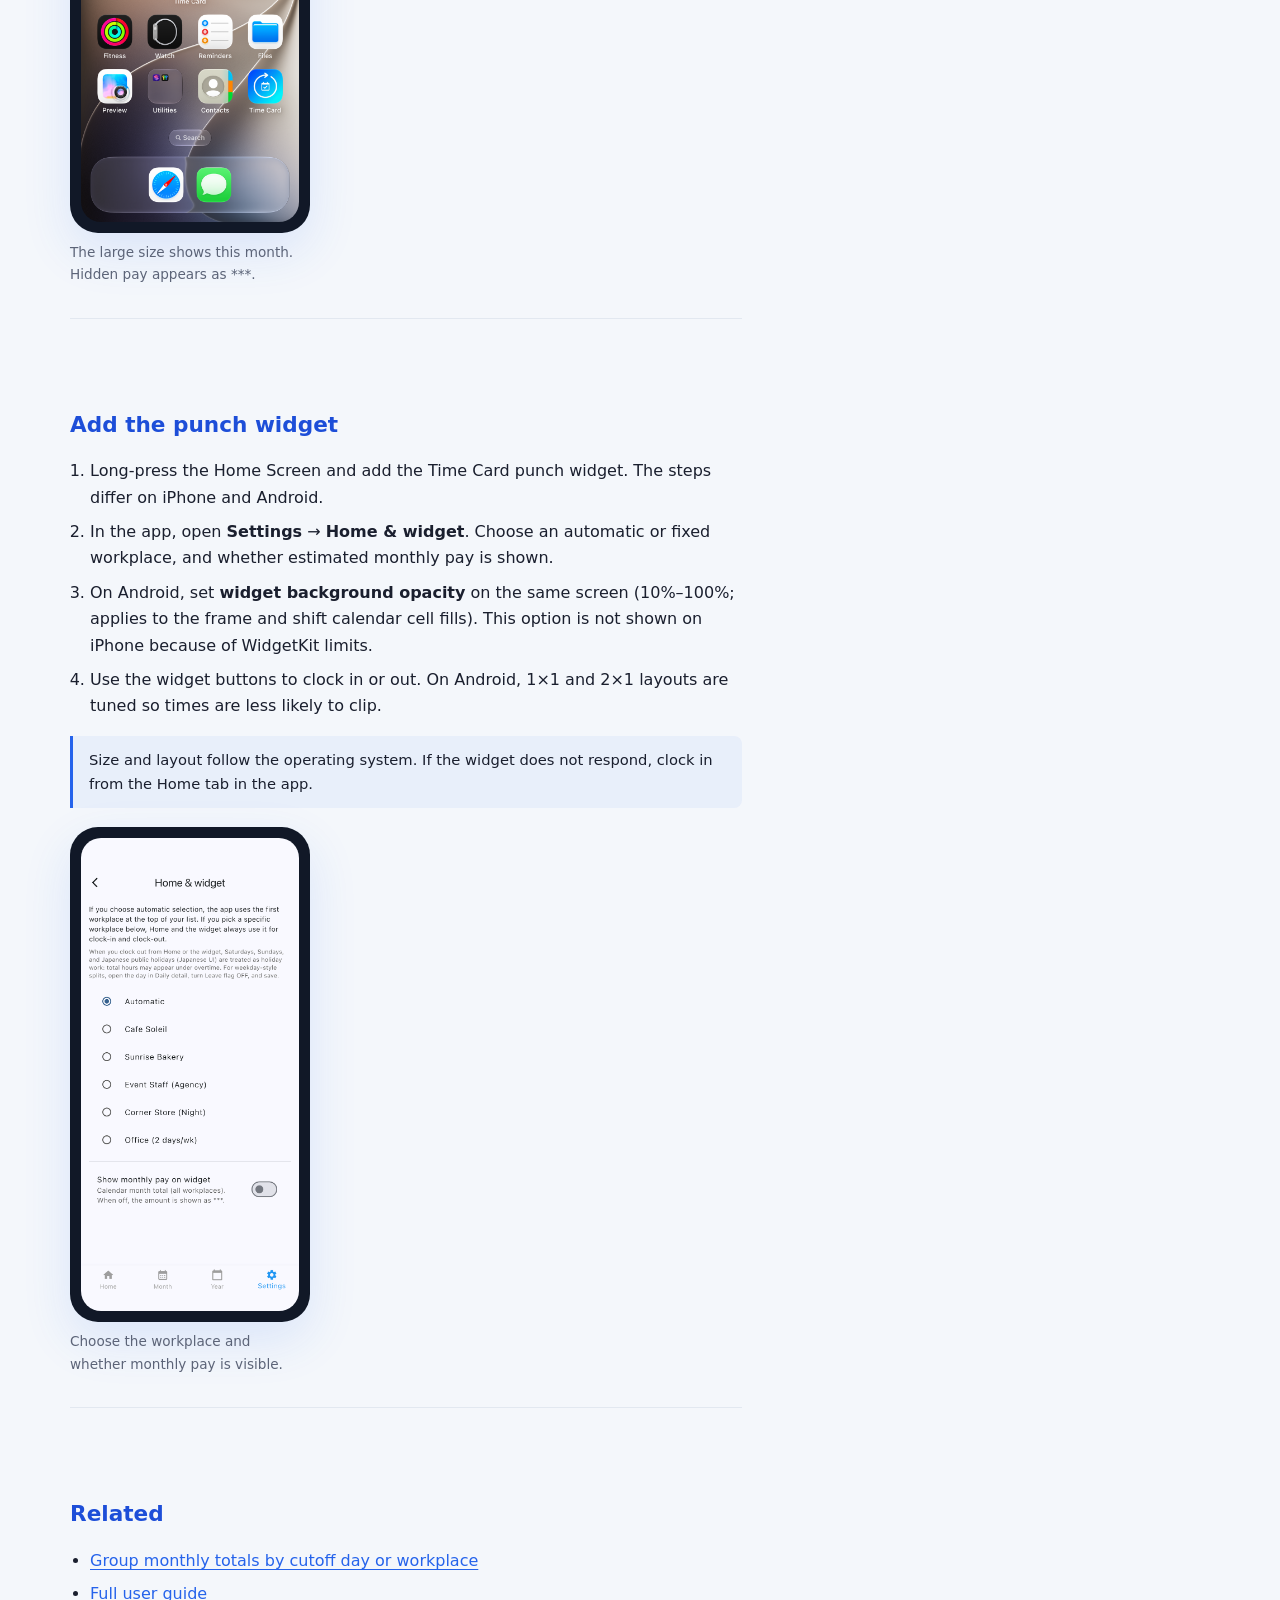
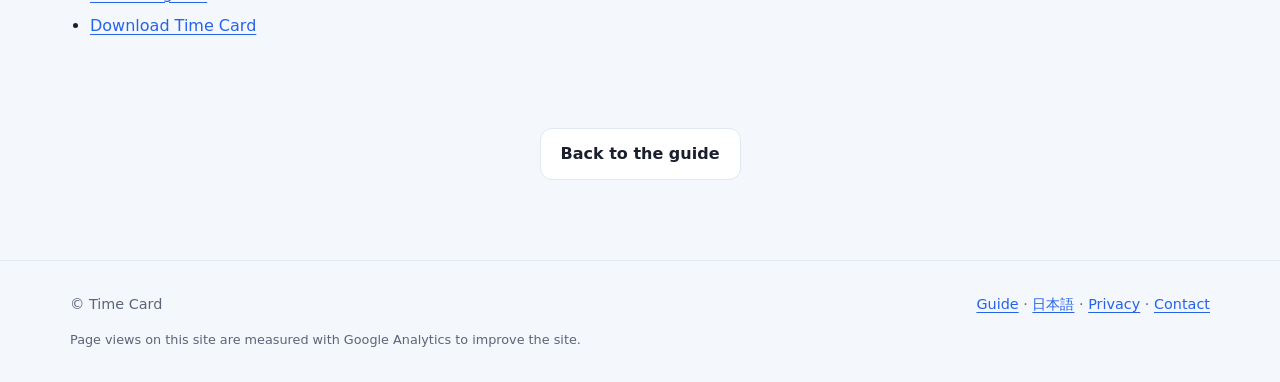
<file: widget-shift-en.html>
<!DOCTYPE html>
<html lang="en">
  <head>
    <meta charset="UTF-8" />
    <meta name="viewport" content="width=device-width, initial-scale=1" />
    <title>See punches and shifts from a Home Screen widget | Time Card</title>
    <meta
      name="description"
      content="Add Time Card widgets to clock in and out and to see this month’s shifts. On iPhone, medium is this week and large is this month. Android shows this month. The widget name is Shift calendar."
    />
    <meta name="robots" content="index, follow, max-image-preview:large" />
    <meta name="author" content="Time Card" />
    <link
      rel="canonical"
      href="https://stallions0721.github.io/timecard-app-site/widget-shift-en.html"
    />
    <link
      rel="alternate"
      hreflang="ja"
      href="https://stallions0721.github.io/timecard-app-site/widget-shift.html"
    />
    <link
      rel="alternate"
      hreflang="en"
      href="https://stallions0721.github.io/timecard-app-site/widget-shift-en.html"
    />
    <link
      rel="alternate"
      hreflang="x-default"
      href="https://stallions0721.github.io/timecard-app-site/widget-shift.html"
    />
    <meta property="og:type" content="article" />
    <meta property="og:site_name" content="Time Card" />
    <meta property="og:locale" content="en_US" />
    <meta
      property="og:title"
      content="See punches and shifts from a Home Screen widget | Time Card"
    />
    <meta
      property="og:description"
      content="How to add the punch widget and the shift calendar. iPhone and Android sizes, and what happens when you tap a day."
    />
    <meta
      property="og:url"
      content="https://stallions0721.github.io/timecard-app-site/widget-shift-en.html"
    />
    <meta
      property="og:image"
      content="https://stallions0721.github.io/timecard-app-site/assets/og-image-en.png"
    />
    <meta name="twitter:card" content="summary_large_image" />
    <meta name="theme-color" content="#2563eb" />
    <link rel="icon" type="image/png" href="assets/app-icon.png" />
    <link rel="stylesheet" href="styles.css" />
    <script type="application/ld+json">
      {
        "@context": "https://schema.org",
        "@type": "BreadcrumbList",
        "itemListElement": [
          {
            "@type": "ListItem",
            "position": 1,
            "name": "Time Card",
            "item": "https://stallions0721.github.io/timecard-app-site/index-en.html"
          },
          {
            "@type": "ListItem",
            "position": 2,
            "name": "User guide",
            "item": "https://stallions0721.github.io/timecard-app-site/help-en.html"
          },
          {
            "@type": "ListItem",
            "position": 3,
            "name": "Home Screen widgets",
            "item": "https://stallions0721.github.io/timecard-app-site/widget-shift-en.html"
          }
        ]
      }
    </script>
  </head>
  <body>
    <header class="site-header">
      <div class="container inner">
        <a class="brand" href="index-en.html">
          <img src="assets/app-icon.png" width="40" height="40" alt="" />
          <span>Time Card</span>
        </a>
        <nav class="nav" aria-label="Site">
          <a href="index-en.html">Home</a>
          <a href="help-en.html">Guide</a>
          <a href="widget-shift.html" hreflang="ja">日本語</a>
          <a href="index-en.html#download">Download</a>
          <a href="privacy-en.html">Privacy</a>
        </nav>
      </div>
    </header>

    <main class="guide-page">
      <div class="container">
        <header class="guide-header">
          <p class="eyebrow">Guide · Ver. 3.5.1</p>
          <h1>See punches and shifts from a Home Screen widget</h1>
          <p class="lead">
            Time Card can clock you in and out from the Home Screen, and show this month’s shifts there too. There are two widgets. Ver. 3.5.1 improves layout alignment and Android settings.
          </p>
          <p class="lang-switch">
            <a href="widget-shift.html" hreflang="ja">日本語</a>
            ·
            <a href="help-en.html#widget">Widget section in the guide</a>
          </p>
        </header>

        <article class="guide-body">
          <section class="guide-section">
            <h2>Two widgets</h2>
            <ul>
              <li><strong>Punch widget</strong> — clock in and out from a Home Screen button.</li>
              <li>
                <strong>Shift calendar</strong> — shows this month’s shifts. Tap a day to open it.
              </li>
            </ul>
          </section>

          <section class="guide-section">
            <h2>Add the shift calendar</h2>
            <ol class="guide-steps">
              <li>Long-press the Home Screen.</li>
              <li>Choose Shift calendar from the widget gallery and place it.</li>
              <li>Tap a day to open that day for editing.</li>
            </ol>
            <h3>iPhone and Android</h3>
            <ul>
              <li>On iPhone, medium shows this week, including how many days you worked and the total hours.</li>
              <li>On iPhone, large shows this month. Only medium and large are available; free vertical resizing is not supported.</li>
              <li>On Android, the widget shows this month (default about <strong>4×4</strong>) with larger type. Resizing shorter hides aux hours first; <strong>holiday names and memos stay visible</strong>.</li>
            </ul>
            <p>
              The grid is the calendar month. Each day shows a start-to-end time range, and hours worked when the cell has room. Day cells keep holiday and memo slots aligned like the in-app calendar. Memos support line breaks (up to 3 lines with one shift, 1 line with two or more). App calendar time display (range / hours) is reflected on the widget. Japanese public holiday names appear only when the app language is Japanese.
            </p>
            <p>
              Planned-only days stay dashed. Estimated pay in the corner uses the same show/hide setting as the punch widget. Hidden pay appears as ***. Pay counts actual times only.
            </p>
            <figure class="guide-shot">
              <div class="phone-frame">
                <img
                  src="assets/screenshots/en/shift-calendar.png"
                  alt="Home Screen shift calendar for October 2026, with daily time ranges. Pay is hidden as ***"
                  width="240"
                  height="522"
                  loading="lazy"
                />
              </div>
              <figcaption>The large size shows this month. Hidden pay appears as ***.</figcaption>
            </figure>
          </section>

          <section class="guide-section">
            <h2>Add the punch widget</h2>
            <ol class="guide-steps">
              <li>Long-press the Home Screen and add the Time Card punch widget. The steps differ on iPhone and Android.</li>
              <li>
                In the app, open <strong>Settings</strong> → <strong>Home &amp; widget</strong>. Choose an automatic or fixed workplace, and whether estimated monthly pay is shown.
              </li>
              <li>
                On Android, set <strong>widget background opacity</strong> on the same screen (10%–100%; applies to the frame and shift calendar cell fills). This option is not shown on iPhone because of WidgetKit limits.
              </li>
              <li>Use the widget buttons to clock in or out. On Android, 1×1 and 2×1 layouts are tuned so times are less likely to clip.</li>
            </ol>
            <p class="guide-note">
              Size and layout follow the operating system. If the widget does not respond, clock in from the Home tab in the app.
            </p>
            <figure class="guide-shot">
              <div class="phone-frame">
                <img
                  src="assets/screenshots/en/widget-settings.png"
                  alt="Widget settings for the punch workplace and monthly pay visibility"
                  width="240"
                  height="521"
                  loading="lazy"
                />
              </div>
              <figcaption>Choose the workplace and whether monthly pay is visible.</figcaption>
            </figure>
          </section>

          <section class="guide-section">
            <h2>Related</h2>
            <ul>
              <li>
                <a href="monthly-totals-en.html">Group monthly totals by cutoff day or workplace</a>
              </li>
              <li><a href="help-en.html">Full user guide</a></li>
              <li><a href="index-en.html#download">Download Time Card</a></li>
            </ul>
          </section>
        </article>

        <p class="guide-back">
          <a class="btn btn-secondary" href="help-en.html">Back to the guide</a>
        </p>
      </div>
    </main>

    <footer class="site-footer">
      <div class="container inner">
        <span>© Time Card</span>
        <span>
          <a href="help-en.html">Guide</a>
          ·
          <a href="widget-shift.html" hreflang="ja">日本語</a>
          ·
          <a href="privacy-en.html">Privacy</a>
          ·
          <a href="mailto:stallions.0721@gmail.com">Contact</a>
        </span>
        <p class="site-analytics-note">
          Page views on this site are measured with Google Analytics to improve the site.
        </p>
      </div>
    </footer>
    <script src="ga.js"></script>
  </body>
</html>
</file>
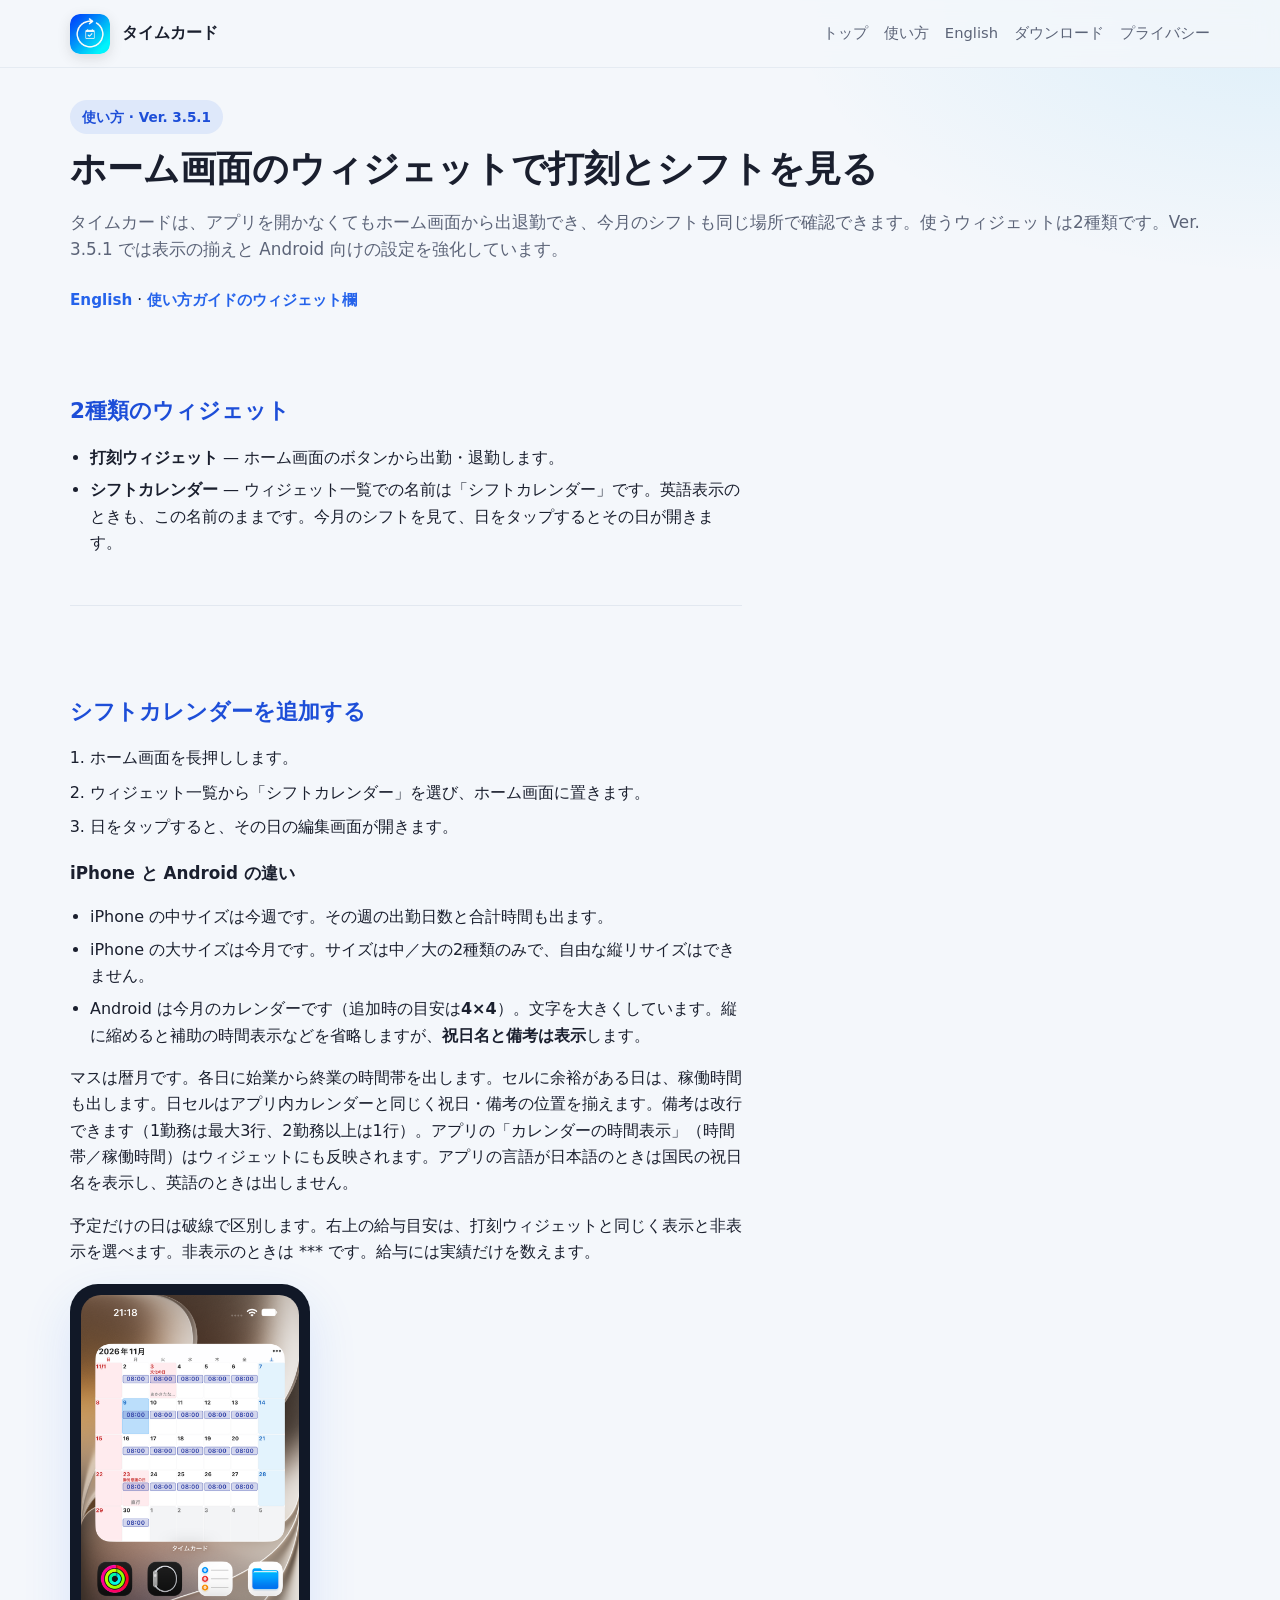
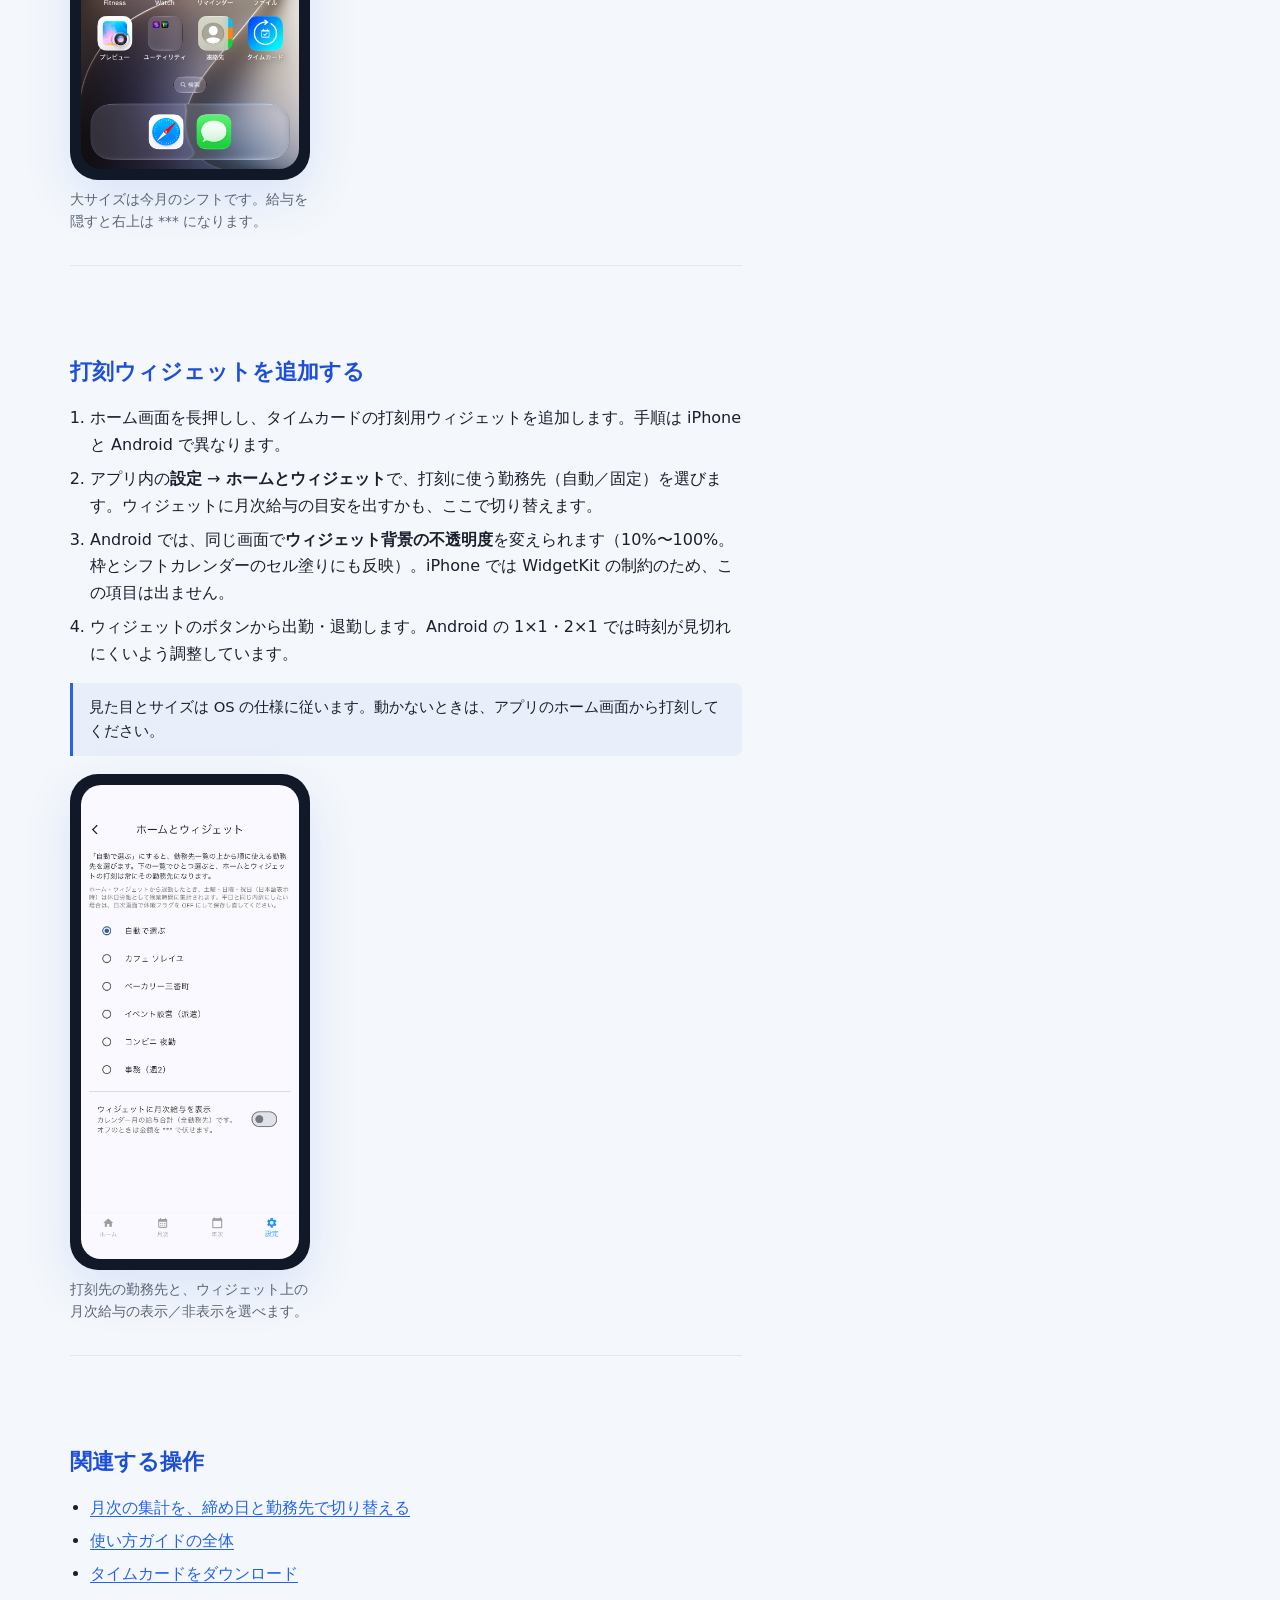
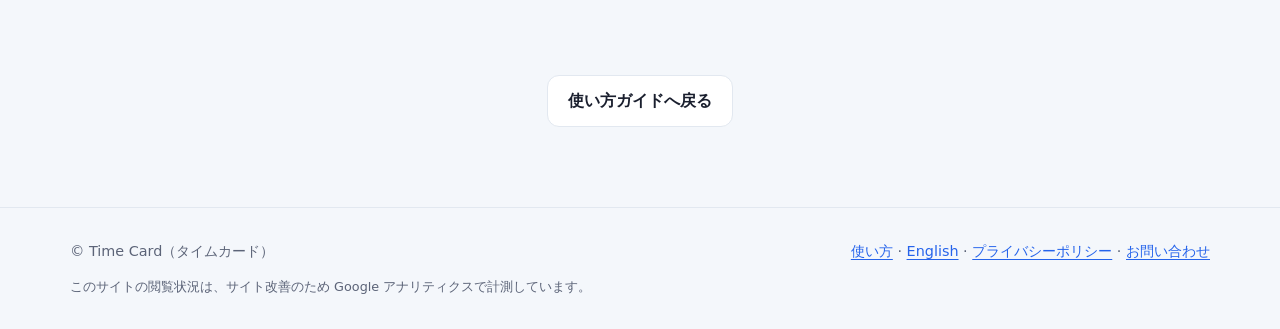
<file: widget-shift.html>
<!DOCTYPE html>
<html lang="ja">
  <head>
    <meta charset="UTF-8" />
    <meta name="viewport" content="width=device-width, initial-scale=1" />
    <title>ホーム画面のウィジェットで打刻とシフトを見る｜タイムカード</title>
    <meta
      name="description"
      content="タイムカードのホーム画面ウィジェットで、出勤・退勤と今月のシフトを見る手順。iPhone は中サイズが今週、大サイズが今月。Android は今月です。ウィジェット名はシフトカレンダー。"
    />
    <meta name="robots" content="index, follow, max-image-preview:large" />
    <meta name="author" content="Time Card" />
    <link
      rel="canonical"
      href="https://stallions0721.github.io/timecard-app-site/widget-shift.html"
    />
    <link
      rel="alternate"
      hreflang="ja"
      href="https://stallions0721.github.io/timecard-app-site/widget-shift.html"
    />
    <link
      rel="alternate"
      hreflang="en"
      href="https://stallions0721.github.io/timecard-app-site/widget-shift-en.html"
    />
    <link
      rel="alternate"
      hreflang="x-default"
      href="https://stallions0721.github.io/timecard-app-site/widget-shift.html"
    />
    <meta property="og:type" content="article" />
    <meta property="og:site_name" content="タイムカード" />
    <meta property="og:locale" content="ja_JP" />
    <meta
      property="og:title"
      content="ホーム画面のウィジェットで打刻とシフトを見る｜タイムカード"
    />
    <meta
      property="og:description"
      content="打刻ウィジェットとシフトカレンダーの追加手順。iPhone と Android のサイズの違い、日をタップしたときの動き。"
    />
    <meta
      property="og:url"
      content="https://stallions0721.github.io/timecard-app-site/widget-shift.html"
    />
    <meta
      property="og:image"
      content="https://stallions0721.github.io/timecard-app-site/assets/og-image-ja.png"
    />
    <meta name="twitter:card" content="summary_large_image" />
    <meta name="theme-color" content="#2563eb" />
    <link rel="icon" type="image/png" href="assets/app-icon.png" />
    <link rel="stylesheet" href="styles.css" />
    <script type="application/ld+json">
      {
        "@context": "https://schema.org",
        "@type": "BreadcrumbList",
        "itemListElement": [
          {
            "@type": "ListItem",
            "position": 1,
            "name": "タイムカード",
            "item": "https://stallions0721.github.io/timecard-app-site/"
          },
          {
            "@type": "ListItem",
            "position": 2,
            "name": "使い方ガイド",
            "item": "https://stallions0721.github.io/timecard-app-site/help.html"
          },
          {
            "@type": "ListItem",
            "position": 3,
            "name": "ホーム画面のウィジェットで打刻とシフトを見る",
            "item": "https://stallions0721.github.io/timecard-app-site/widget-shift.html"
          }
        ]
      }
    </script>
  </head>
  <body>
    <header class="site-header">
      <div class="container inner">
        <a class="brand" href="index.html">
          <img src="assets/app-icon.png" width="40" height="40" alt="" />
          <span>タイムカード</span>
        </a>
        <nav class="nav" aria-label="サイト内リンク">
          <a href="index.html">トップ</a>
          <a href="help.html">使い方</a>
          <a href="widget-shift-en.html" hreflang="en">English</a>
          <a href="index.html#download">ダウンロード</a>
          <a href="privacy.html">プライバシー</a>
        </nav>
      </div>
    </header>

    <main class="guide-page">
      <div class="container">
        <header class="guide-header">
          <p class="eyebrow">使い方 · Ver. 3.5.1</p>
          <h1>ホーム画面のウィジェットで打刻とシフトを見る</h1>
          <p class="lead">
            タイムカードは、アプリを開かなくてもホーム画面から出退勤でき、今月のシフトも同じ場所で確認できます。使うウィジェットは2種類です。Ver. 3.5.1 では表示の揃えと Android 向けの設定を強化しています。
          </p>
          <p class="lang-switch">
            <a href="widget-shift-en.html" hreflang="en">English</a>
            ·
            <a href="help.html#widget">使い方ガイドのウィジェット欄</a>
          </p>
        </header>

        <article class="guide-body">
          <section class="guide-section">
            <h2>2種類のウィジェット</h2>
            <ul>
              <li>
                <strong>打刻ウィジェット</strong> — ホーム画面のボタンから出勤・退勤します。
              </li>
              <li>
                <strong>シフトカレンダー</strong> — ウィジェット一覧での名前は「シフトカレンダー」です。英語表示のときも、この名前のままです。今月のシフトを見て、日をタップするとその日が開きます。
              </li>
            </ul>
          </section>

          <section class="guide-section">
            <h2>シフトカレンダーを追加する</h2>
            <ol class="guide-steps">
              <li>ホーム画面を長押しします。</li>
              <li>ウィジェット一覧から「シフトカレンダー」を選び、ホーム画面に置きます。</li>
              <li>日をタップすると、その日の編集画面が開きます。</li>
            </ol>
            <h3>iPhone と Android の違い</h3>
            <ul>
              <li>iPhone の中サイズは今週です。その週の出勤日数と合計時間も出ます。</li>
              <li>iPhone の大サイズは今月です。サイズは中／大の2種類のみで、自由な縦リサイズはできません。</li>
              <li>Android は今月のカレンダーです（追加時の目安は<strong>4×4</strong>）。文字を大きくしています。縦に縮めると補助の時間表示などを省略しますが、<strong>祝日名と備考は表示</strong>します。</li>
            </ul>
            <p>
              マスは暦月です。各日に始業から終業の時間帯を出します。セルに余裕がある日は、稼働時間も出します。日セルはアプリ内カレンダーと同じく祝日・備考の位置を揃えます。備考は改行できます（1勤務は最大3行、2勤務以上は1行）。アプリの「カレンダーの時間表示」（時間帯／稼働時間）はウィジェットにも反映されます。アプリの言語が日本語のときは国民の祝日名を表示し、英語のときは出しません。
            </p>
            <p>
              予定だけの日は破線で区別します。右上の給与目安は、打刻ウィジェットと同じく表示と非表示を選べます。非表示のときは *** です。給与には実績だけを数えます。
            </p>
            <figure class="guide-shot">
              <div class="phone-frame">
                <img
                  src="assets/screenshots/ja/shift-calendar.png"
                  alt="ホーム画面のシフトカレンダー。2026年10月の時間帯と稼働時間。給与は非表示で右上は***"
                  width="240"
                  height="522"
                  loading="lazy"
                />
              </div>
              <figcaption>大サイズは今月のシフトです。給与を隠すと右上は *** になります。</figcaption>
            </figure>
          </section>

          <section class="guide-section">
            <h2>打刻ウィジェットを追加する</h2>
            <ol class="guide-steps">
              <li>ホーム画面を長押しし、タイムカードの打刻用ウィジェットを追加します。手順は iPhone と Android で異なります。</li>
              <li>
                アプリ内の<strong>設定</strong> → <strong>ホームとウィジェット</strong>で、打刻に使う勤務先（自動／固定）を選びます。ウィジェットに月次給与の目安を出すかも、ここで切り替えます。
              </li>
              <li>
                Android では、同じ画面で<strong>ウィジェット背景の不透明度</strong>を変えられます（10%〜100%。枠とシフトカレンダーのセル塗りにも反映）。iPhone では WidgetKit の制約のため、この項目は出ません。
              </li>
              <li>ウィジェットのボタンから出勤・退勤します。Android の 1×1・2×1 では時刻が見切れにくいよう調整しています。</li>
            </ol>
            <p class="guide-note">
              見た目とサイズは OS の仕様に従います。動かないときは、アプリのホーム画面から打刻してください。
            </p>
            <figure class="guide-shot">
              <div class="phone-frame">
                <img
                  src="assets/screenshots/ja/widget-settings.png"
                  alt="ウィジェット設定。打刻先の勤務先と、月次給与の表示切替"
                  width="240"
                  height="521"
                  loading="lazy"
                />
              </div>
              <figcaption>打刻先の勤務先と、ウィジェット上の月次給与の表示／非表示を選べます。</figcaption>
            </figure>
          </section>

          <section class="guide-section">
            <h2>関連する操作</h2>
            <ul>
              <li>
                <a href="monthly-totals.html">月次の集計を、締め日と勤務先で切り替える</a>
              </li>
              <li><a href="help.html">使い方ガイドの全体</a></li>
              <li><a href="index.html#download">タイムカードをダウンロード</a></li>
            </ul>
          </section>
        </article>

        <p class="guide-back">
          <a class="btn btn-secondary" href="help.html">使い方ガイドへ戻る</a>
        </p>
      </div>
    </main>

    <footer class="site-footer">
      <div class="container inner">
        <span>© Time Card（タイムカード）</span>
        <span>
          <a href="help.html">使い方</a>
          ·
          <a href="widget-shift-en.html" hreflang="en">English</a>
          ·
          <a href="privacy.html">プライバシーポリシー</a>
          ·
          <a href="mailto:stallions.0721@gmail.com">お問い合わせ</a>
        </span>
        <p class="site-analytics-note">
          このサイトの閲覧状況は、サイト改善のため Google アナリティクスで計測しています。
        </p>
      </div>
    </footer>
    <script src="ga.js"></script>
  </body>
</html>
</file>
<file: styles.css>
:root {
  --bg: #f4f7fb;
  --surface: #ffffff;
  --text: #1a1f2e;
  --muted: #5c6478;
  --primary: #2563eb;
  --primary-dark: #1d4ed8;
  --accent: #0ea5e9;
  --border: #e2e8f0;
  --shadow: 0 18px 50px rgba(37, 99, 235, 0.12);
  --radius: 16px;
  --max: 1140px;
}

*,
*::before,
*::after {
  box-sizing: border-box;
}

html {
  scroll-behavior: smooth;
}

body {
  margin: 0;
  font-family: "Hiragino Sans", "Hiragino Kaku Gothic ProN", "Noto Sans JP",
    "Segoe UI", system-ui, sans-serif;
  color: var(--text);
  background: radial-gradient(
      1200px 600px at 10% -10%,
      rgba(37, 99, 235, 0.12),
      transparent 60%
    ),
    radial-gradient(
      900px 500px at 100% 0%,
      rgba(14, 165, 233, 0.1),
      transparent 55%
    ),
    var(--bg);
  line-height: 1.65;
}

a {
  color: var(--primary);
  text-decoration-thickness: 1px;
  text-underline-offset: 3px;
}

a:hover {
  color: var(--primary-dark);
}

img {
  max-width: 100%;
  height: auto;
  display: block;
}

.container {
  width: min(100% - 2rem, var(--max));
  margin-inline: auto;
}

.site-header {
  position: sticky;
  top: 0;
  z-index: 10;
  backdrop-filter: blur(12px);
  background: rgba(244, 247, 251, 0.85);
  border-bottom: 1px solid rgba(226, 232, 240, 0.8);
}

.site-header .inner {
  display: flex;
  align-items: center;
  justify-content: space-between;
  gap: 1rem;
  padding: 0.85rem 0;
}

.brand {
  display: flex;
  align-items: center;
  gap: 0.75rem;
  font-weight: 700;
  color: var(--text);
  text-decoration: none;
}

.brand img {
  width: 40px;
  height: 40px;
  border-radius: 10px;
  box-shadow: 0 4px 14px rgba(0, 0, 0, 0.12);
}

.nav {
  display: flex;
  flex-wrap: wrap;
  gap: 0.5rem 1rem;
  font-size: 0.92rem;
}

.nav a {
  color: var(--muted);
  text-decoration: none;
}

.nav a:hover {
  color: var(--primary);
}

.hero {
  padding: 3.5rem 0 2.5rem;
}

.hero-grid {
  display: grid;
  grid-template-columns: 1.1fr 0.9fr;
  gap: 2.5rem;
  align-items: center;
}

.eyebrow {
  display: inline-block;
  margin: 0 0 0.75rem;
  padding: 0.35rem 0.75rem;
  border-radius: 999px;
  background: rgba(37, 99, 235, 0.1);
  color: var(--primary-dark);
  font-size: 0.85rem;
  font-weight: 600;
}

.hero-badges {
  display: flex;
  flex-wrap: wrap;
  gap: 0.5rem;
  margin: 0 0 1rem;
}

.badge {
  display: inline-block;
  margin: 0;
  padding: 0.35rem 0.75rem;
  border-radius: 999px;
  font-size: 0.85rem;
  font-weight: 600;
  line-height: 1.35;
}

.badge--trust {
  background: linear-gradient(
    135deg,
    rgba(37, 99, 235, 0.16),
    rgba(14, 165, 233, 0.14)
  );
  color: var(--primary-dark);
  border: 1px solid rgba(37, 99, 235, 0.22);
}

.badge--audience {
  background: rgba(255, 255, 255, 0.75);
  color: var(--muted);
  border: 1px solid var(--border);
}

.hero-highlights {
  display: flex;
  flex-wrap: wrap;
  gap: 0.5rem 0.65rem;
  margin: 0 0 1.35rem;
  padding: 0;
  list-style: none;
}

.hero-highlights li {
  margin: 0;
  padding: 0.45rem 0.8rem;
  border-radius: 10px;
  background: var(--surface);
  border: 1px solid var(--border);
  font-size: 0.9rem;
  color: var(--muted);
  box-shadow: 0 4px 14px rgba(26, 31, 46, 0.04);
}

.hero-highlights strong {
  color: var(--text);
  font-weight: 700;
}

.trust {
  padding: 0 0 2.5rem;
}

.trust-grid {
  display: grid;
  grid-template-columns: repeat(auto-fit, minmax(240px, 1fr));
  gap: 1rem;
}

.trust-card {
  margin: 0;
  background: var(--surface);
  border: 1px solid var(--border);
  border-radius: var(--radius);
  padding: 1.25rem 1.35rem;
}

.trust-card h3 {
  margin: 0 0 0.5rem;
  font-size: 1.05rem;
}

.trust-card p {
  margin: 0;
  color: var(--muted);
  font-size: 0.95rem;
}

.hero h1 {
  margin: 0 0 1rem;
  font-size: clamp(1.9rem, 4vw, 2.75rem);
  line-height: 1.25;
  letter-spacing: -0.02em;
}

.lead {
  margin: 0 0 1.5rem;
  color: var(--muted);
  font-size: 1.05rem;
}

.cta-row {
  display: flex;
  flex-wrap: wrap;
  align-items: center;
  gap: 0.75rem;
  margin-bottom: 1rem;
}

/* 公式ストアバッジ（Apple / Google ガイドライン準拠のサイズ・余白） */
.store-badges {
  display: flex;
  flex-wrap: wrap;
  align-items: center;
  gap: 1rem 1.25rem;
  margin-bottom: 1rem;
}

.store-badge {
  display: inline-block;
  line-height: 0;
  text-decoration: none;
  transition: opacity 0.15s ease, transform 0.15s ease;
}

.store-badge:hover {
  opacity: 0.88;
  transform: translateY(-1px);
}

.store-badge img {
  display: block;
  height: 50px;
  width: auto;
}

.store-badge--play img {
  /* Google: 他バッジと同高さ（Partner Marketing Hub の並置ルール） */
  height: 50px;
}

.btn {
  display: inline-flex;
  align-items: center;
  justify-content: center;
  gap: 0.4rem;
  padding: 0.75rem 1.25rem;
  border-radius: 12px;
  font-weight: 600;
  text-decoration: none;
  border: 1px solid transparent;
  transition: transform 0.15s ease, box-shadow 0.15s ease;
}

.btn:hover {
  transform: translateY(-1px);
}

.btn-primary {
  background: linear-gradient(135deg, var(--primary), var(--accent));
  color: #fff;
  box-shadow: 0 10px 24px rgba(37, 99, 235, 0.28);
}

.btn-primary:hover {
  color: #fff;
}

.btn-secondary {
  background: var(--surface);
  color: var(--text);
  border-color: var(--border);
}

.meta-note {
  margin: 0;
  font-size: 0.88rem;
  color: var(--muted);
}

.hero-card,
.phone-frame {
  background: #111827;
  border: 1px solid rgba(15, 23, 42, 0.18);
  border-radius: 28px;
  padding: 10px;
  box-shadow: var(--shadow);
  margin: 0;
}

.hero-card img,
.phone-frame img {
  border-radius: 20px;
  margin: 0 auto;
  width: 100%;
  height: auto;
  background: #fff;
}

.hero-phones {
  display: grid;
  grid-template-columns: 1fr 0.86fr;
  gap: 0.9rem;
  align-items: end;
}

.hero-phones .phone-main {
  z-index: 1;
}

.hero-phones .phone-side {
  transform: translateY(8%);
  opacity: 0.96;
}

.hero-phones figcaption {
  display: none;
}

section {
  padding: 3rem 0;
}

.section-title {
  margin: 0 0 0.5rem;
  font-size: 1.6rem;
}

.section-lead {
  margin: 0 0 2rem;
  color: var(--muted);
}

.features {
  display: grid;
  grid-template-columns: repeat(auto-fit, minmax(240px, 1fr));
  gap: 1rem;
}

.feature {
  background: var(--surface);
  border: 1px solid var(--border);
  border-radius: var(--radius);
  padding: 1.25rem;
}

.feature h3 {
  margin: 0 0 0.5rem;
  font-size: 1.05rem;
}

.feature p {
  margin: 0;
  color: var(--muted);
  font-size: 0.95rem;
}

.screenshots {
  display: grid;
  grid-template-columns: repeat(auto-fit, minmax(220px, 1fr));
  gap: 1.25rem;
}

.shot {
  background: var(--surface);
  border: 1px solid var(--border);
  border-radius: var(--radius);
  overflow: hidden;
}

.shot figcaption {
  padding: 0.75rem 1rem;
  font-size: 0.9rem;
  color: var(--muted);
  border-top: 1px solid var(--border);
}

.feature-stories {
  display: grid;
  gap: 2.75rem;
}

.story {
  display: grid;
  grid-template-columns: minmax(200px, 260px) minmax(0, 1fr);
  gap: 1.75rem 2.25rem;
  align-items: center;
  background: var(--surface);
  border: 1px solid var(--border);
  border-radius: calc(var(--radius) + 4px);
  padding: 1.25rem 1.4rem;
  box-shadow: 0 10px 28px rgba(26, 31, 46, 0.05);
}

.story--flip {
  grid-template-columns: minmax(0, 1fr) minmax(200px, 260px);
}

.story--flip .phone-frame {
  order: 2;
}

.story-copy {
  min-width: 0;
}

.story-kicker {
  margin: 0 0 0.45rem;
  color: var(--primary-dark);
  font-size: 0.8rem;
  font-weight: 700;
  letter-spacing: 0.04em;
}

.story-kicker .story-new {
  display: inline-block;
  margin-left: 0.4rem;
  padding: 0.1rem 0.45rem;
  border-radius: 999px;
  background: rgba(14, 165, 233, 0.14);
  color: #0369a1;
  font-size: 0.72rem;
  letter-spacing: 0;
}

.story-copy h3 {
  margin: 0 0 0.65rem;
  font-size: 1.28rem;
  line-height: 1.35;
}

.story-copy > p {
  margin: 0 0 0.85rem;
  color: var(--muted);
}

.story-copy ul {
  margin: 0;
  padding-left: 1.15rem;
  color: var(--text);
}

.story-copy li + li {
  margin-top: 0.35rem;
}

.whats-new-grid {
  display: grid;
  grid-template-columns: minmax(0, 1fr) minmax(180px, 230px);
  gap: 1.5rem 2rem;
  align-items: center;
}

.whats-new-shot {
  margin: 0;
}

.whats-new-shot figcaption {
  margin-top: 0.65rem;
  text-align: center;
  font-size: 0.85rem;
  color: var(--muted);
}

.guide-shot {
  max-width: 240px;
  margin: 1.15rem 0 0;
}

.guide-shot .phone-frame,
.whats-new-shot .phone-frame {
  margin-inline: 0;
}

.guide-shot figcaption {
  margin-top: 0.5rem;
  font-size: 0.85rem;
  color: var(--muted);
}

.info-panel {
  background: var(--surface);
  border: 1px solid var(--border);
  border-radius: var(--radius);
  padding: 1.5rem;
}

.info-panel ul {
  margin: 0;
  padding-left: 1.2rem;
  color: var(--muted);
}

.info-panel li + li {
  margin-top: 0.5rem;
}

.whats-new-card {
  background: var(--surface);
  border: 1px solid var(--border);
  border-radius: var(--radius);
  padding: 1.5rem 1.75rem;
  box-shadow: var(--shadow);
}

.whats-new-header {
  display: flex;
  flex-wrap: wrap;
  align-items: baseline;
  gap: 0.75rem 1.25rem;
  margin-bottom: 1rem;
}

.whats-new-version {
  display: inline-block;
  font-weight: 700;
  font-size: 1.05rem;
  color: var(--primary-dark);
  background: rgba(37, 99, 235, 0.1);
  border-radius: 999px;
  padding: 0.2rem 0.75rem;
}

.whats-new-date {
  color: var(--muted);
  font-size: 0.9rem;
}

.whats-new-point + .whats-new-point {
  margin-top: 1.15rem;
  padding-top: 1.15rem;
  border-top: 1px solid var(--border);
}

.whats-new-point h3 {
  margin: 0 0 0.45rem;
  font-size: 1.05rem;
  line-height: 1.45;
}

.whats-new-point p {
  margin: 0;
  color: var(--muted);
}

.whats-new-point .whats-new-list + p {
  margin-top: 0.75rem;
}

.whats-new-list {
  margin: 0.55rem 0 0;
  padding-left: 1.2rem;
  color: var(--muted);
}

.whats-new-list li + li {
  margin-top: 0.65rem;
}

.whats-new-list strong {
  color: var(--text);
}

.whats-new-more {
  margin: 1.15rem 0 0;
  font-size: 0.95rem;
  color: var(--muted);
}

.whats-new-history {
  margin-top: 2rem;
  display: grid;
  gap: 0.85rem;
}

.whats-new-history-head {
  display: flex;
  flex-wrap: wrap;
  align-items: baseline;
  justify-content: space-between;
  gap: 0.35rem 1rem;
}

.whats-new-history-title {
  margin: 0;
  font-size: 1.05rem;
  font-weight: 700;
  color: var(--text);
}

.whats-new-history-all {
  font-size: 0.95rem;
  font-weight: 600;
  text-decoration: none;
}

.whats-new-history-all:hover {
  text-decoration: underline;
}

.changelog-teasers {
  list-style: none;
  margin: 0;
  padding: 0;
  display: grid;
  gap: 0.5rem;
}

.changelog-teasers a {
  display: grid;
  grid-template-columns: auto minmax(0, 1fr) auto;
  gap: 0.35rem 1rem;
  align-items: baseline;
  padding: 0.7rem 0.95rem;
  border: 1px solid var(--border);
  border-radius: 12px;
  background: color-mix(in srgb, var(--surface) 88%, var(--border));
  color: inherit;
  text-decoration: none;
}

.changelog-teasers a:hover {
  border-color: rgba(37, 99, 235, 0.35);
  color: inherit;
}

.changelog-teaser-version {
  font-weight: 700;
  color: var(--primary-dark);
  white-space: nowrap;
}

.changelog-teaser-text {
  color: var(--text);
}

.changelog-teasers time {
  color: var(--muted);
  font-size: 0.85rem;
  white-space: nowrap;
}

.changelog-list {
  display: grid;
  gap: 1rem;
  max-width: 46rem;
}

.changelog-list .whats-new-card {
  scroll-margin-top: 5.5rem;
}

.whats-new-card--past {
  box-shadow: none;
  background: color-mix(in srgb, var(--surface) 88%, var(--border));
}

.whats-new-card--past .whats-new-version {
  background: rgba(37, 99, 235, 0.06);
  color: var(--muted);
  font-weight: 600;
}

.whats-new-card--past .whats-new-point h3 {
  font-size: 1rem;
}

.download {
  text-align: center;
  padding-bottom: 4rem;
}

.store-badges--center,
.cta-row--center {
  justify-content: center;
}

.download .store-badges,
.download .cta-row {
  justify-content: center;
}

.site-footer {
  border-top: 1px solid var(--border);
  padding: 2rem 0;
  color: var(--muted);
  font-size: 0.9rem;
}

.site-footer .inner {
  display: flex;
  flex-wrap: wrap;
  gap: 0.75rem 1.5rem;
  justify-content: space-between;
}

.site-analytics-note {
  flex-basis: 100%;
  margin: 0;
  font-size: 0.8rem;
}

/* 使い方ガイド */
.guide-page {
  padding: 2rem 0 4rem;
}

.guide-header {
  margin-bottom: 2rem;
}

.guide-header h1 {
  margin: 0 0 1rem;
  font-size: clamp(1.75rem, 3.5vw, 2.25rem);
  line-height: 1.3;
}

.guide-toc {
  background: var(--surface);
  border: 1px solid var(--border);
  border-radius: var(--radius);
  padding: 1.25rem 1.5rem;
  margin-bottom: 2.5rem;
}

.guide-toc-title {
  margin: 0 0 0.75rem;
  font-size: 1rem;
}

.guide-toc ol {
  margin: 0;
  padding-left: 1.25rem;
  columns: 1;
}

.guide-toc li {
  margin: 0.35rem 0;
  break-inside: avoid;
}

.guide-toc a {
  text-decoration: none;
  font-weight: 500;
}

.guide-toc a:hover {
  text-decoration: underline;
}

.guide-body {
  max-width: 42rem;
}

.guide-section {
  margin-bottom: 2.5rem;
  padding-bottom: 2rem;
  border-bottom: 1px solid var(--border);
}

.guide-section:last-child {
  border-bottom: none;
}

.guide-section h2 {
  margin: 0 0 1rem;
  font-size: 1.35rem;
  color: var(--primary-dark);
}

.guide-section h3 {
  margin: 1.25rem 0 0.5rem;
  font-size: 1.05rem;
}

.guide-section p,
.guide-section li {
  color: var(--text);
}

.guide-section ul,
.guide-section ol {
  padding-left: 1.25rem;
}

.guide-section li + li {
  margin-top: 0.4rem;
}

.guide-steps {
  margin: 1rem 0;
}

.guide-steps li + li {
  margin-top: 0.5rem;
}

.guide-dl {
  margin: 0;
}

.guide-dl dt {
  font-weight: 600;
  margin-top: 1rem;
}

.guide-dl dt:first-child {
  margin-top: 0;
}

.guide-dl dd {
  margin: 0.25rem 0 0;
  color: var(--muted);
}

.guide-note {
  font-size: 0.92rem;
  color: var(--muted);
  background: rgba(37, 99, 235, 0.06);
  border-left: 3px solid var(--primary);
  padding: 0.75rem 1rem;
  border-radius: 0 8px 8px 0;
}

.guide-back {
  margin-top: 2rem;
  text-align: center;
}

.lang-switch {
  margin: 0.75rem 0 0;
  font-size: 0.95rem;
}

.lang-switch a {
  font-weight: 600;
  text-decoration: none;
}

.lang-switch a:hover {
  text-decoration: underline;
}

.faq-list {
  display: grid;
  gap: 0.75rem;
}

.faq-item {
  background: var(--surface);
  border: 1px solid var(--border);
  border-radius: var(--radius);
  padding: 0 1.25rem;
}

.faq-item summary {
  display: flex;
  justify-content: space-between;
  align-items: center;
  gap: 1rem;
  cursor: pointer;
  font-weight: 600;
  padding: 1rem 0;
  list-style: none;
}

.faq-item summary::-webkit-details-marker {
  display: none;
}

.faq-item summary::after {
  content: "+";
  flex: none;
  color: var(--primary);
  font-weight: 700;
  font-size: 1.25rem;
  line-height: 1;
}

.faq-item[open] summary::after {
  content: "−";
}

.faq-item p {
  margin: 0 0 1rem;
  color: var(--muted);
}

@media (min-width: 640px) {
  .guide-toc ol {
    columns: 2;
    column-gap: 2rem;
  }
}

@media (max-width: 640px) {
  .whats-new-history-head {
    flex-direction: column;
    align-items: flex-start;
  }

  .changelog-teasers a {
    grid-template-columns: minmax(0, 1fr);
  }

  .changelog-teaser-text,
  .changelog-teasers time {
    min-width: 0;
  }
}

@media (max-width: 860px) {
  .hero-grid,
  .whats-new-grid,
  .story,
  .story--flip {
    grid-template-columns: 1fr;
  }

  .hero-phones {
    max-width: 420px;
    margin-inline: auto;
  }

  .hero-card,
  .phone-frame {
    max-width: 280px;
    margin-inline: auto;
  }

  .story--flip .phone-frame {
    order: 0;
  }

  .site-header .inner {
    flex-wrap: wrap;
  }

  .nav {
    display: flex;
    width: 100%;
    font-size: 0.82rem;
    gap: 0.4rem 0.85rem;
  }
}
</file>
